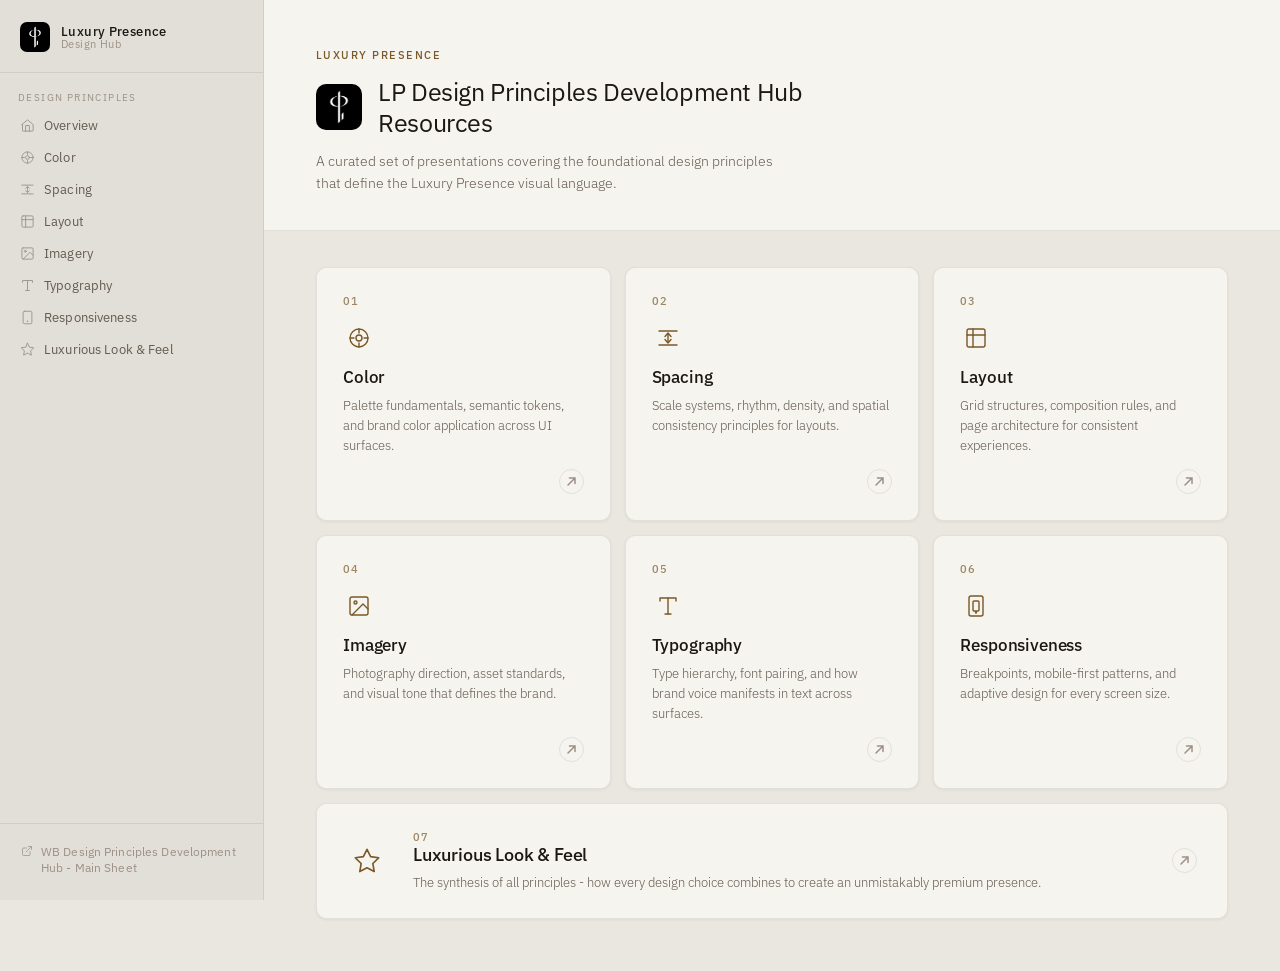
<file: index.html>
<!DOCTYPE html>
<html lang="en">
<head>
  <meta charset="UTF-8">
  <meta name="viewport" content="width=device-width, initial-scale=1.0">
  <title>LP Design Principles Development Hub Resources</title>
  <link rel="preconnect" href="https://fonts.googleapis.com">
  <link rel="preconnect" href="https://fonts.gstatic.com" crossorigin>
  <link href="https://fonts.googleapis.com/css2?family=IBM+Plex+Sans:wght@300;400;500&display=swap" rel="stylesheet">
  <link rel="stylesheet" href="/styles.css">
</head>
<body>
  <button class="hamburger" id="hamburger" aria-label="Toggle navigation">
    <span></span><span></span><span></span>
  </button>
  <div class="overlay" id="overlay"></div>

  <div class="layout">
    <aside class="sidebar" id="sidebar"></aside>

    <main class="main">
      <div class="home-header">
        <div class="home-eyebrow">Luxury Presence</div>
        <div class="home-title-row">
          <img src="/lpfavicon.png" class="home-logo-img" alt="Luxury Presence">
          <h1 class="home-title">LP Design Principles Development Hub Resources</h1>
        </div>
        <p class="home-desc">A curated set of presentations covering the foundational design principles that define the Luxury Presence visual language.</p>
      </div>

      <div class="cards-section">
        <div class="cards-grid">

          <a href="/lp-color-guide" class="card">
            <div class="card-number">01</div>
            <div class="card-icon">
              <svg viewBox="0 0 24 24" fill="none" stroke="currentColor" stroke-width="1.4" stroke-linecap="round" stroke-linejoin="round">
                <circle cx="12" cy="12" r="9"/>
                <path d="M12 3v4M12 17v4M3 12h4M17 12h4"/>
                <circle cx="12" cy="12" r="3"/>
              </svg>
            </div>
            <div class="card-body">
              <div class="card-title">Color</div>
              <div class="card-desc">Palette fundamentals, semantic tokens, and brand color application across UI surfaces.</div>
            </div>
            <div class="card-arrow">
              <svg width="11" height="11" viewBox="0 0 11 11" fill="none" stroke="currentColor" stroke-width="1.5" stroke-linecap="round">
                <path d="M2 9 L9 2 M3.5 2 L9 2 L9 7.5"/>
              </svg>
            </div>
          </a>

          <a href="/lp-spacing-guide" class="card">
            <div class="card-number">02</div>
            <div class="card-icon">
              <svg viewBox="0 0 24 24" fill="none" stroke="currentColor" stroke-width="1.4" stroke-linecap="round" stroke-linejoin="round">
                <line x1="3" y1="5" x2="21" y2="5"/>
                <line x1="3" y1="19" x2="21" y2="19"/>
                <line x1="12" y1="8" x2="12" y2="16"/>
                <polyline points="9,10.5 12,7 15,10.5"/>
                <polyline points="9,13.5 12,17 15,13.5"/>
              </svg>
            </div>
            <div class="card-body">
              <div class="card-title">Spacing</div>
              <div class="card-desc">Scale systems, rhythm, density, and spatial consistency principles for layouts.</div>
            </div>
            <div class="card-arrow">
              <svg width="11" height="11" viewBox="0 0 11 11" fill="none" stroke="currentColor" stroke-width="1.5" stroke-linecap="round">
                <path d="M2 9 L9 2 M3.5 2 L9 2 L9 7.5"/>
              </svg>
            </div>
          </a>

          <a href="/lp-layout-guide" class="card">
            <div class="card-number">03</div>
            <div class="card-icon">
              <svg viewBox="0 0 24 24" fill="none" stroke="currentColor" stroke-width="1.4" stroke-linecap="round" stroke-linejoin="round">
                <rect x="3" y="3" width="18" height="18" rx="2"/>
                <line x1="9" y1="3" x2="9" y2="21"/>
                <line x1="3" y1="9" x2="21" y2="9"/>
              </svg>
            </div>
            <div class="card-body">
              <div class="card-title">Layout</div>
              <div class="card-desc">Grid structures, composition rules, and page architecture for consistent experiences.</div>
            </div>
            <div class="card-arrow">
              <svg width="11" height="11" viewBox="0 0 11 11" fill="none" stroke="currentColor" stroke-width="1.5" stroke-linecap="round">
                <path d="M2 9 L9 2 M3.5 2 L9 2 L9 7.5"/>
              </svg>
            </div>
          </a>

          <a href="/lp-imagery-guide" class="card">
            <div class="card-number">04</div>
            <div class="card-icon">
              <svg viewBox="0 0 24 24" fill="none" stroke="currentColor" stroke-width="1.4" stroke-linecap="round" stroke-linejoin="round">
                <rect x="3" y="3" width="18" height="18" rx="2"/>
                <circle cx="8.5" cy="8.5" r="1.5"/>
                <polyline points="21,15 16,10 5,21"/>
              </svg>
            </div>
            <div class="card-body">
              <div class="card-title">Imagery</div>
              <div class="card-desc">Photography direction, asset standards, and visual tone that defines the brand.</div>
            </div>
            <div class="card-arrow">
              <svg width="11" height="11" viewBox="0 0 11 11" fill="none" stroke="currentColor" stroke-width="1.5" stroke-linecap="round">
                <path d="M2 9 L9 2 M3.5 2 L9 2 L9 7.5"/>
              </svg>
            </div>
          </a>

          <a href="/lp-typography-guide" class="card">
            <div class="card-number">05</div>
            <div class="card-icon">
              <svg viewBox="0 0 24 24" fill="none" stroke="currentColor" stroke-width="1.4" stroke-linecap="round" stroke-linejoin="round">
                <polyline points="4,7 4,4 20,4 20,7"/>
                <line x1="9" y1="20" x2="15" y2="20"/>
                <line x1="12" y1="4" x2="12" y2="20"/>
              </svg>
            </div>
            <div class="card-body">
              <div class="card-title">Typography</div>
              <div class="card-desc">Type hierarchy, font pairing, and how brand voice manifests in text across surfaces.</div>
            </div>
            <div class="card-arrow">
              <svg width="11" height="11" viewBox="0 0 11 11" fill="none" stroke="currentColor" stroke-width="1.5" stroke-linecap="round">
                <path d="M2 9 L9 2 M3.5 2 L9 2 L9 7.5"/>
              </svg>
            </div>
          </a>

          <a href="/lp-responsiveness-guide" class="card">
            <div class="card-number">06</div>
            <div class="card-icon">
              <svg viewBox="0 0 24 24" fill="none" stroke="currentColor" stroke-width="1.4" stroke-linecap="round" stroke-linejoin="round">
                <rect x="5" y="2" width="14" height="20" rx="2"/>
                <rect x="9" y="7" width="6" height="10" rx="1"/>
                <circle cx="12" cy="18.5" r="0.5" fill="currentColor"/>
              </svg>
            </div>
            <div class="card-body">
              <div class="card-title">Responsiveness</div>
              <div class="card-desc">Breakpoints, mobile-first patterns, and adaptive design for every screen size.</div>
            </div>
            <div class="card-arrow">
              <svg width="11" height="11" viewBox="0 0 11 11" fill="none" stroke="currentColor" stroke-width="1.5" stroke-linecap="round">
                <path d="M2 9 L9 2 M3.5 2 L9 2 L9 7.5"/>
              </svg>
            </div>
          </a>

          <a href="/lp-luxury-look-feel" class="card card-wide">
            <div class="card-icon">
              <svg viewBox="0 0 24 24" fill="none" stroke="currentColor" stroke-width="1.4" stroke-linecap="round" stroke-linejoin="round">
                <polygon points="12,2 15.09,8.26 22,9.27 17,14.14 18.18,21.02 12,17.77 5.82,21.02 7,14.14 2,9.27 8.91,8.26"/>
              </svg>
            </div>
            <div class="card-body">
              <div class="card-number">07</div>
              <div class="card-title">Luxurious Look & Feel</div>
              <div class="card-desc">The synthesis of all principles - how every design choice combines to create an unmistakably premium presence.</div>
            </div>
            <div class="card-arrow">
              <svg width="11" height="11" viewBox="0 0 11 11" fill="none" stroke="currentColor" stroke-width="1.5" stroke-linecap="round">
                <path d="M2 9 L9 2 M3.5 2 L9 2 L9 7.5"/>
              </svg>
            </div>
          </a>

        </div>
      </div>
    </main>
  </div>

  <script src="/config.js"></script>
  <script src="/sidebar.js"></script>
</body>
</html>
</file>
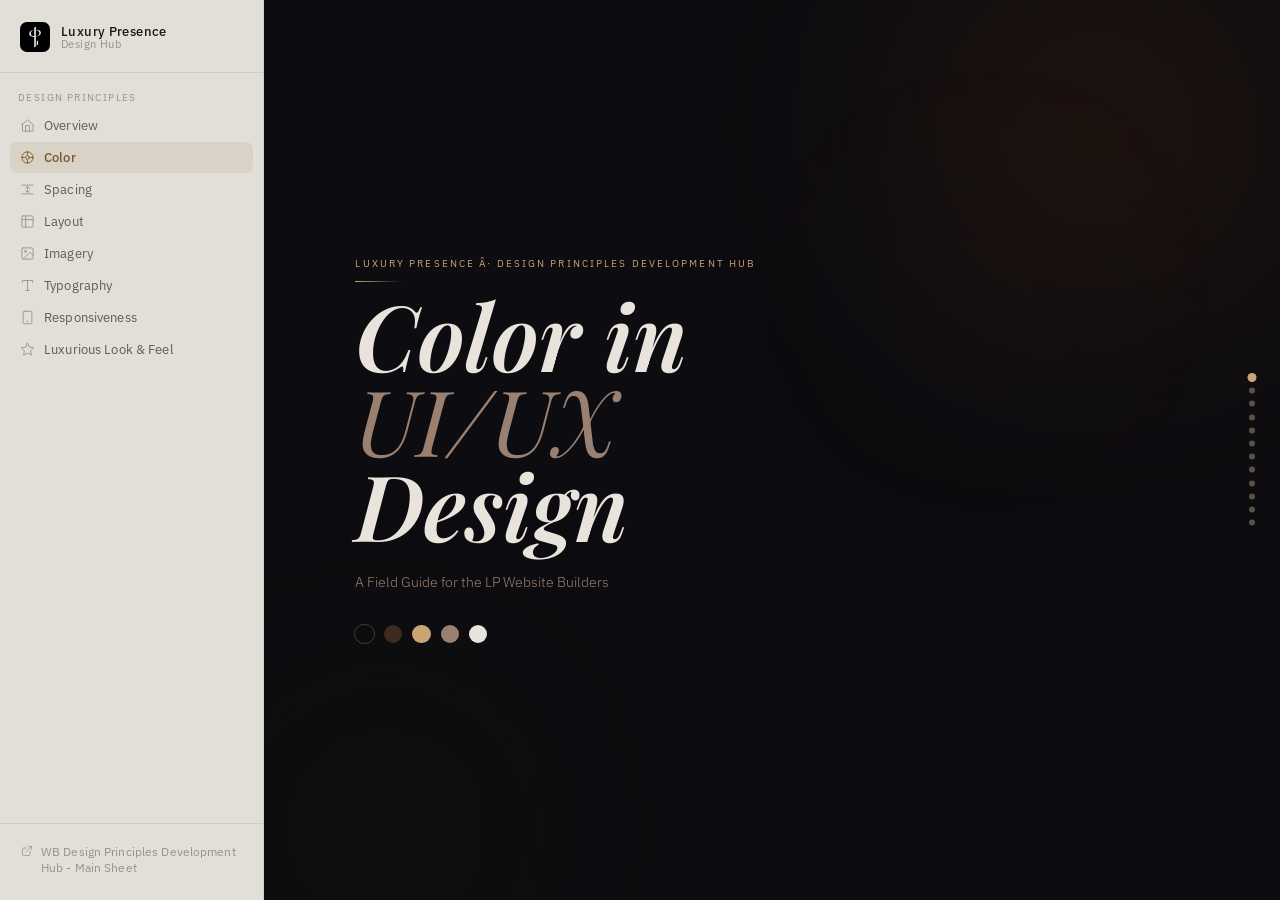
<file: lp-color-guide.html>
<!DOCTYPE html>
<html lang="en">
<head>
  <meta charset="UTF-8">
  <meta name="viewport" content="width=device-width, initial-scale=1.0">
  <title>Color - LP Design Principles Hub</title>
  <link rel="preconnect" href="https://fonts.googleapis.com">
  <link rel="preconnect" href="https://fonts.gstatic.com" crossorigin>
  <link href="https://fonts.googleapis.com/css2?family=IBM+Plex+Sans:wght@300;400;500&display=swap" rel="stylesheet">
  <link rel="stylesheet" href="/styles.css">
</head>
<body class="guide-page">
  <button class="hamburger" id="hamburger" aria-label="Toggle navigation">
    <span></span><span></span><span></span>
  </button>
  <div class="overlay" id="overlay"></div>

  <div class="layout">
    <aside class="sidebar" id="sidebar"></aside>
    <main class="main">
      <div class="guide-content">
        <iframe class="guide-iframe" src="/presentations/lp-color-guide.html" title="Color Guide" allowfullscreen></iframe>
      </div>
    </main>
  </div>

  <script src="/config.js"></script>
  <script src="/sidebar.js"></script>
</body>
</html>
</file>
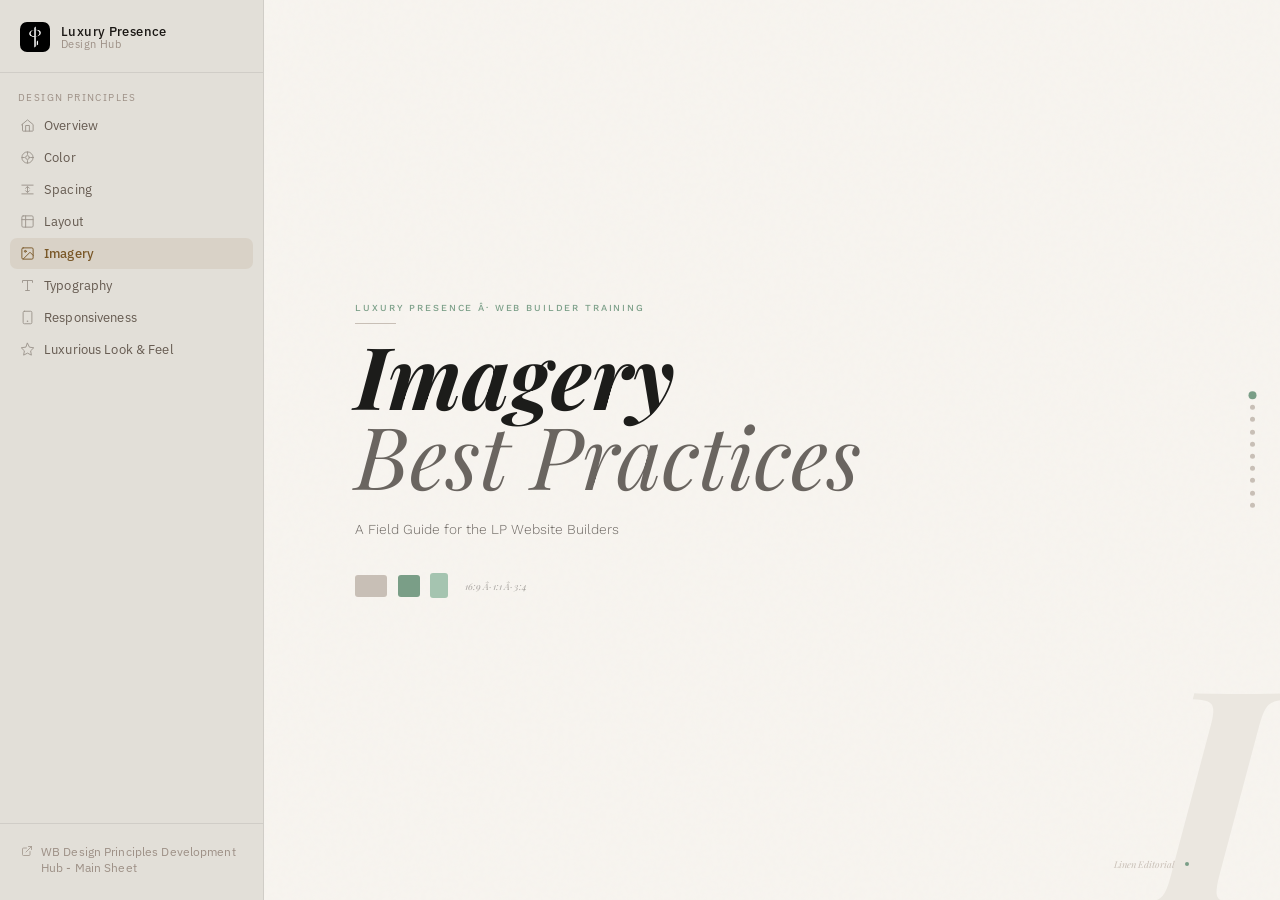
<file: lp-imagery-guide.html>
<!DOCTYPE html>
<html lang="en">
<head>
  <meta charset="UTF-8">
  <meta name="viewport" content="width=device-width, initial-scale=1.0">
  <title>Imagery - LP Design Principles Hub</title>
  <link rel="preconnect" href="https://fonts.googleapis.com">
  <link rel="preconnect" href="https://fonts.gstatic.com" crossorigin>
  <link href="https://fonts.googleapis.com/css2?family=IBM+Plex+Sans:wght@300;400;500&display=swap" rel="stylesheet">
  <link rel="stylesheet" href="/styles.css">
</head>
<body class="guide-page">
  <button class="hamburger" id="hamburger" aria-label="Toggle navigation">
    <span></span><span></span><span></span>
  </button>
  <div class="overlay" id="overlay"></div>

  <div class="layout">
    <aside class="sidebar" id="sidebar"></aside>
    <main class="main">
      <div class="guide-content">
        <iframe class="guide-iframe" src="/presentations/lp-imagery-guide.html" title="Imagery Guide" allowfullscreen></iframe>
      </div>
    </main>
  </div>

  <script src="/config.js"></script>
  <script src="/sidebar.js"></script>
</body>
</html>
</file>
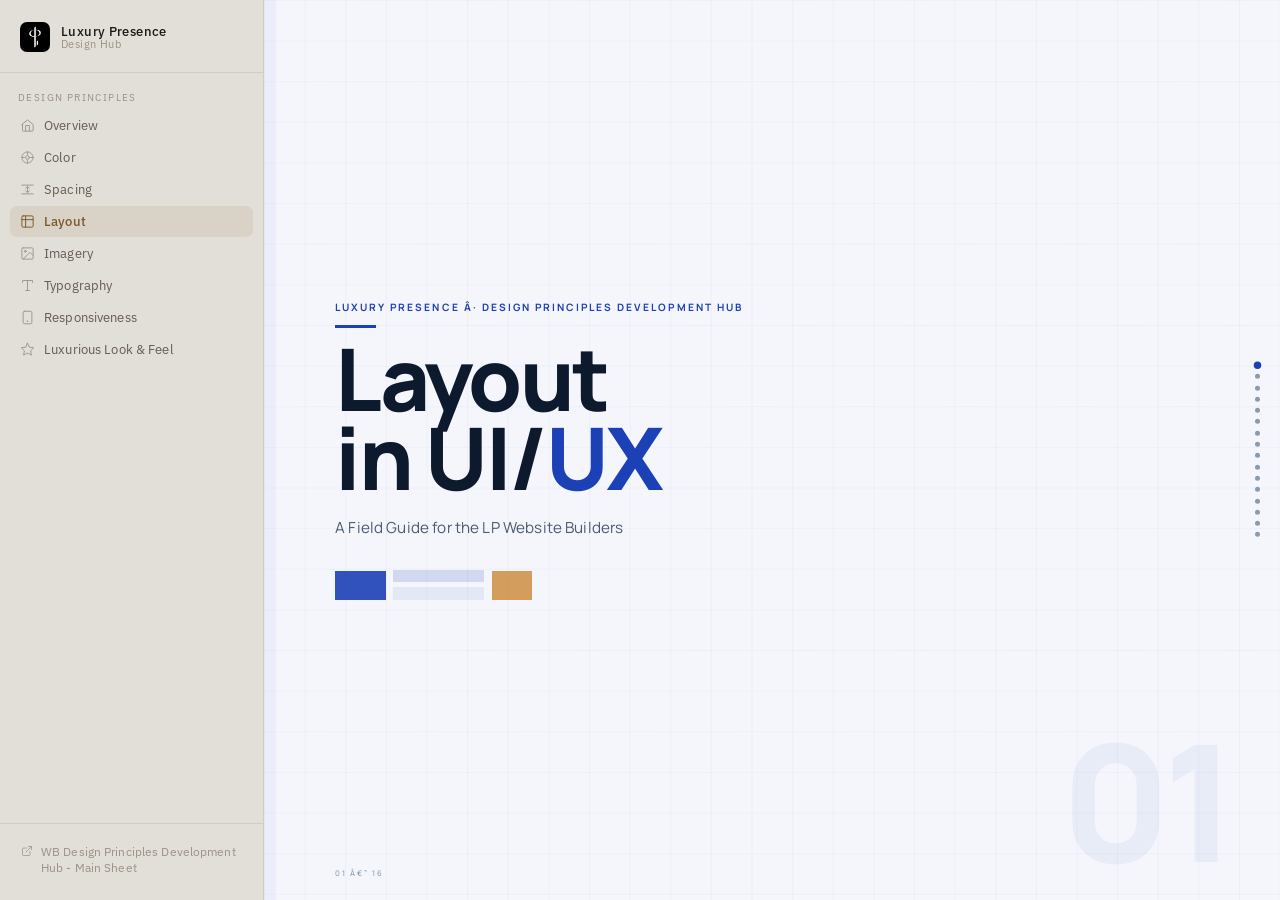
<file: lp-layout-guide.html>
<!DOCTYPE html>
<html lang="en">
<head>
  <meta charset="UTF-8">
  <meta name="viewport" content="width=device-width, initial-scale=1.0">
  <title>Layout - LP Design Principles Hub</title>
  <link rel="preconnect" href="https://fonts.googleapis.com">
  <link rel="preconnect" href="https://fonts.gstatic.com" crossorigin>
  <link href="https://fonts.googleapis.com/css2?family=IBM+Plex+Sans:wght@300;400;500&display=swap" rel="stylesheet">
  <link rel="stylesheet" href="/styles.css">
</head>
<body class="guide-page">
  <button class="hamburger" id="hamburger" aria-label="Toggle navigation">
    <span></span><span></span><span></span>
  </button>
  <div class="overlay" id="overlay"></div>

  <div class="layout">
    <aside class="sidebar" id="sidebar"></aside>
    <main class="main">
      <div class="guide-content">
        <iframe class="guide-iframe" src="/presentations/lp-layout-guide.html" title="Layout Guide" allowfullscreen></iframe>
      </div>
    </main>
  </div>

  <script src="/config.js"></script>
  <script src="/sidebar.js"></script>
</body>
</html>
</file>
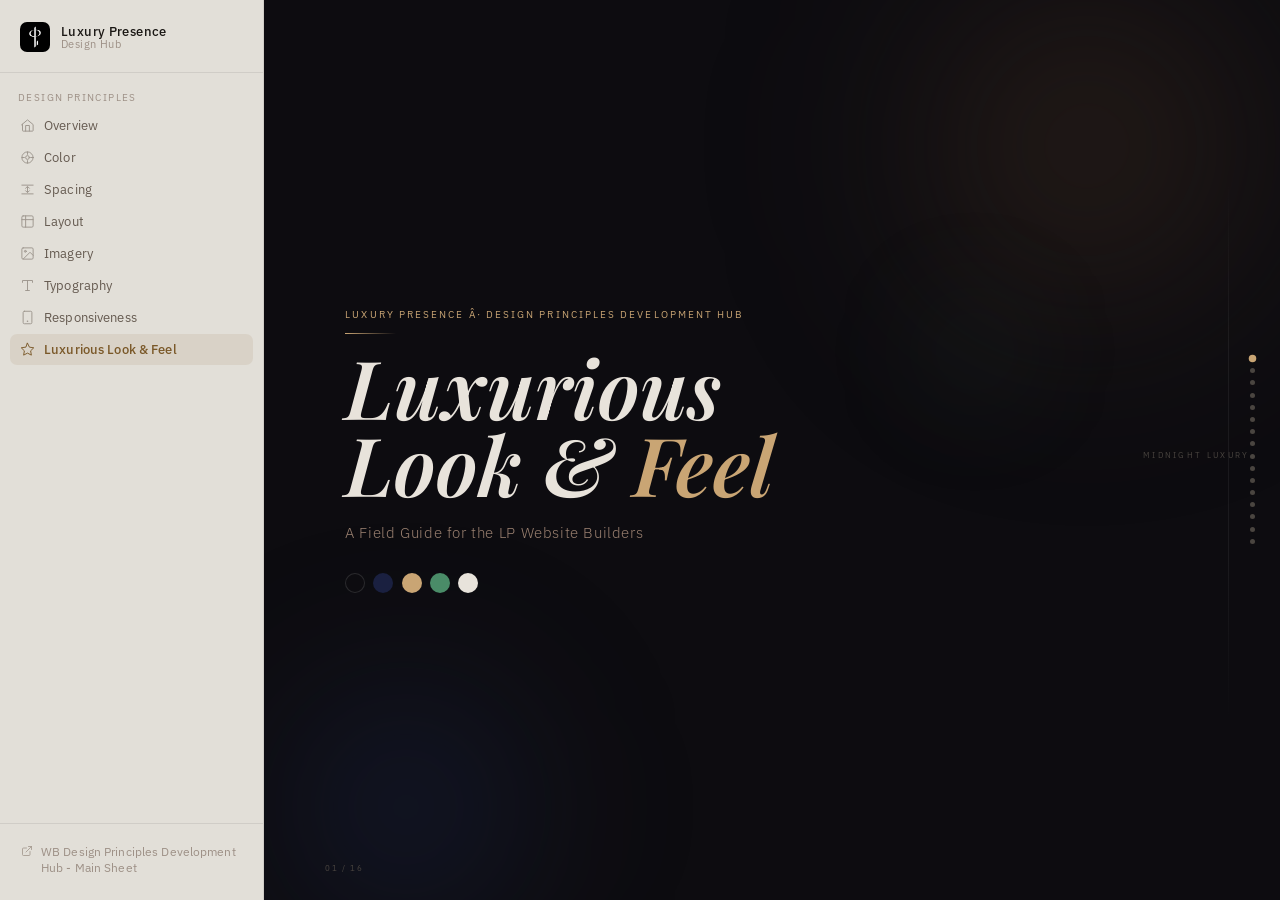
<file: lp-luxury-look-feel.html>
<!DOCTYPE html>
<html lang="en">
<head>
  <meta charset="UTF-8">
  <meta name="viewport" content="width=device-width, initial-scale=1.0">
  <title>Luxurious Look & Feel - LP Design Principles Hub</title>
  <link rel="preconnect" href="https://fonts.googleapis.com">
  <link rel="preconnect" href="https://fonts.gstatic.com" crossorigin>
  <link href="https://fonts.googleapis.com/css2?family=IBM+Plex+Sans:wght@300;400;500&display=swap" rel="stylesheet">
  <link rel="stylesheet" href="/styles.css">
</head>
<body class="guide-page">
  <button class="hamburger" id="hamburger" aria-label="Toggle navigation">
    <span></span><span></span><span></span>
  </button>
  <div class="overlay" id="overlay"></div>

  <div class="layout">
    <aside class="sidebar" id="sidebar"></aside>
    <main class="main">
      <div class="guide-content">
        <iframe class="guide-iframe" src="/presentations/lp-luxury-look-feel.html" title="Luxurious Look and Feel Guide" allowfullscreen></iframe>
      </div>
    </main>
  </div>

  <script src="/config.js"></script>
  <script src="/sidebar.js"></script>
</body>
</html>
</file>
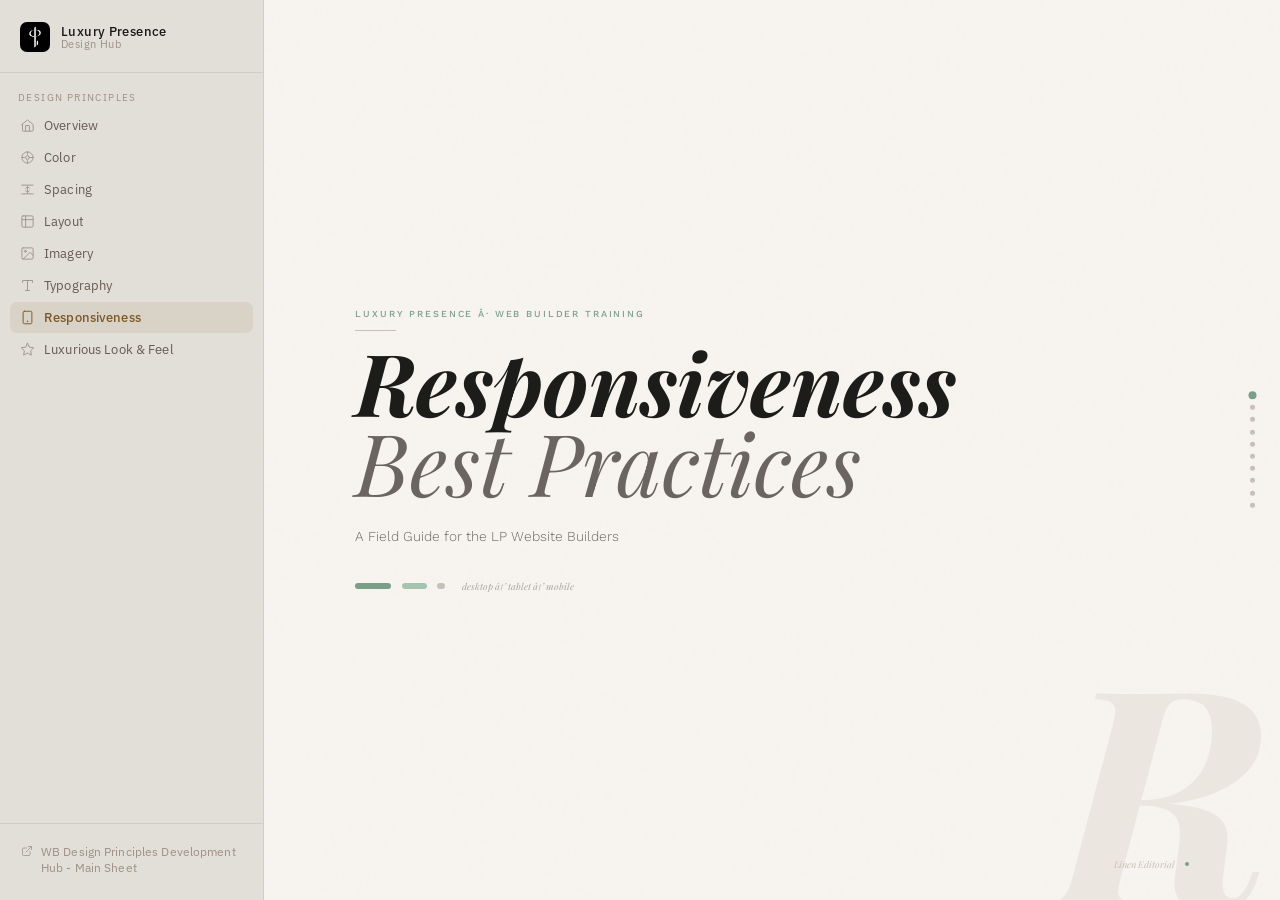
<file: lp-responsiveness-guide.html>
<!DOCTYPE html>
<html lang="en">
<head>
  <meta charset="UTF-8">
  <meta name="viewport" content="width=device-width, initial-scale=1.0">
  <title>Responsiveness - LP Design Principles Hub</title>
  <link rel="preconnect" href="https://fonts.googleapis.com">
  <link rel="preconnect" href="https://fonts.gstatic.com" crossorigin>
  <link href="https://fonts.googleapis.com/css2?family=IBM+Plex+Sans:wght@300;400;500&display=swap" rel="stylesheet">
  <link rel="stylesheet" href="/styles.css">
</head>
<body class="guide-page">
  <button class="hamburger" id="hamburger" aria-label="Toggle navigation">
    <span></span><span></span><span></span>
  </button>
  <div class="overlay" id="overlay"></div>

  <div class="layout">
    <aside class="sidebar" id="sidebar"></aside>
    <main class="main">
      <div class="guide-content">
        <iframe class="guide-iframe" src="/presentations/lp-responsiveness-guide.html" title="Responsiveness Guide" allowfullscreen></iframe>
      </div>
    </main>
  </div>

  <script src="/config.js"></script>
  <script src="/sidebar.js"></script>
</body>
</html>
</file>
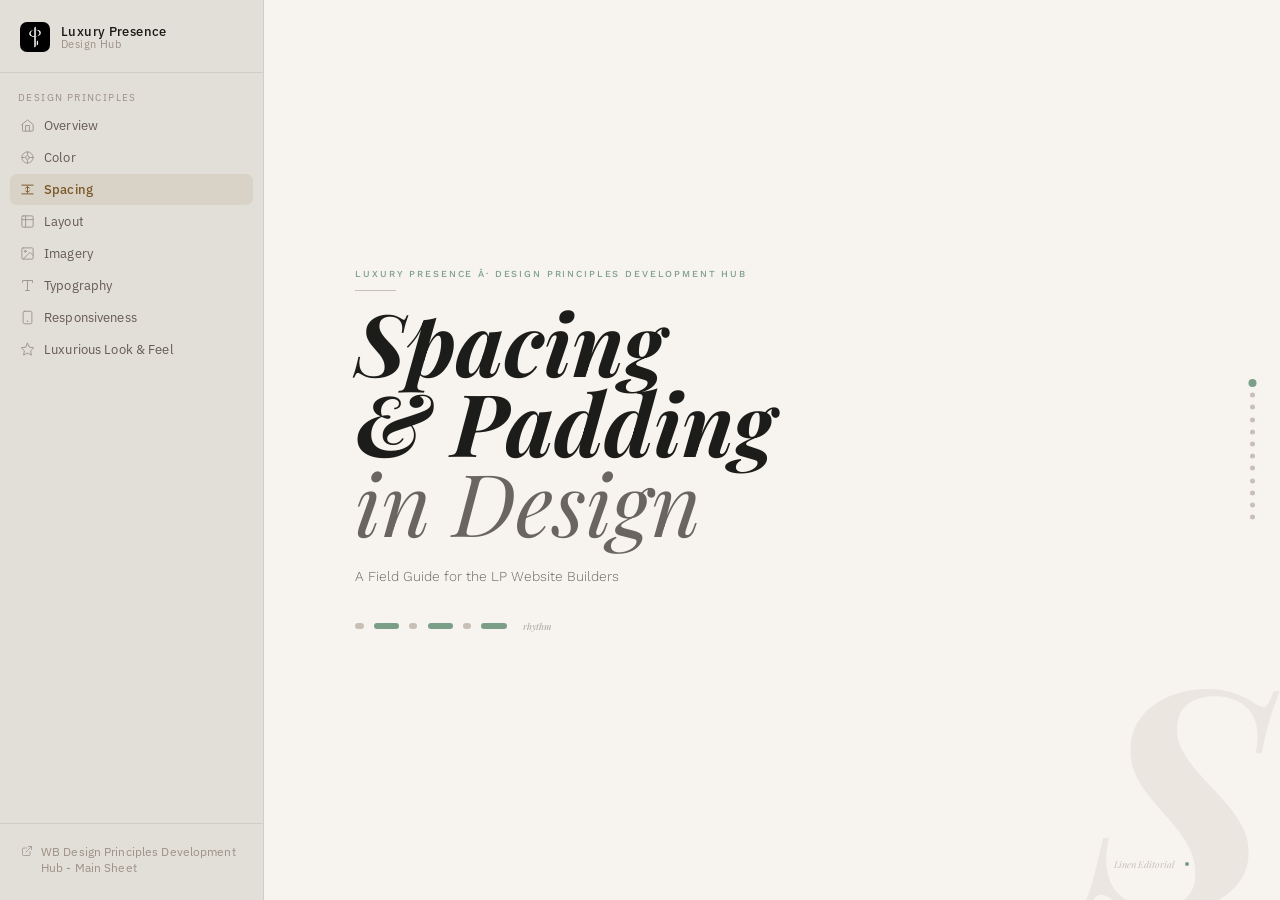
<file: lp-spacing-guide.html>
<!DOCTYPE html>
<html lang="en">
<head>
  <meta charset="UTF-8">
  <meta name="viewport" content="width=device-width, initial-scale=1.0">
  <title>Spacing - LP Design Principles Hub</title>
  <link rel="preconnect" href="https://fonts.googleapis.com">
  <link rel="preconnect" href="https://fonts.gstatic.com" crossorigin>
  <link href="https://fonts.googleapis.com/css2?family=IBM+Plex+Sans:wght@300;400;500&display=swap" rel="stylesheet">
  <link rel="stylesheet" href="/styles.css">
</head>
<body class="guide-page">
  <button class="hamburger" id="hamburger" aria-label="Toggle navigation">
    <span></span><span></span><span></span>
  </button>
  <div class="overlay" id="overlay"></div>

  <div class="layout">
    <aside class="sidebar" id="sidebar"></aside>
    <main class="main">
      <div class="guide-content">
        <iframe class="guide-iframe" src="/presentations/lp-spacing-guide.html" title="Spacing Guide" allowfullscreen></iframe>
      </div>
    </main>
  </div>

  <script src="/config.js"></script>
  <script src="/sidebar.js"></script>
</body>
</html>
</file>
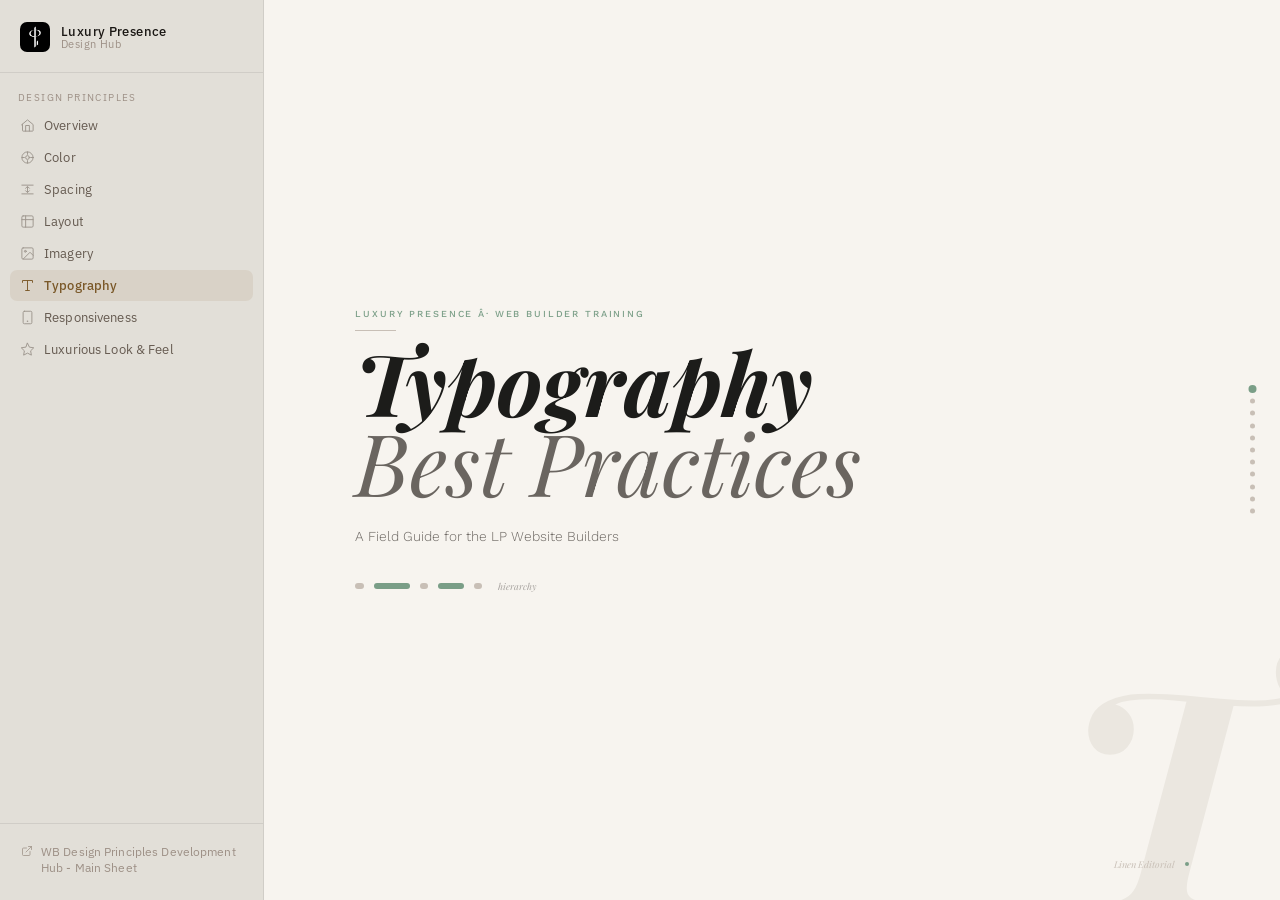
<file: lp-typography-guide.html>
<!DOCTYPE html>
<html lang="en">
<head>
  <meta charset="UTF-8">
  <meta name="viewport" content="width=device-width, initial-scale=1.0">
  <title>Typography - LP Design Principles Hub</title>
  <link rel="preconnect" href="https://fonts.googleapis.com">
  <link rel="preconnect" href="https://fonts.gstatic.com" crossorigin>
  <link href="https://fonts.googleapis.com/css2?family=IBM+Plex+Sans:wght@300;400;500&display=swap" rel="stylesheet">
  <link rel="stylesheet" href="/styles.css">
</head>
<body class="guide-page">
  <button class="hamburger" id="hamburger" aria-label="Toggle navigation">
    <span></span><span></span><span></span>
  </button>
  <div class="overlay" id="overlay"></div>

  <div class="layout">
    <aside class="sidebar" id="sidebar"></aside>
    <main class="main">
      <div class="guide-content">
        <iframe class="guide-iframe" src="/presentations/lp-typography-guide.html" title="Typography Guide" allowfullscreen></iframe>
      </div>
    </main>
  </div>

  <script src="/config.js"></script>
  <script src="/sidebar.js"></script>
</body>
</html>
</file>
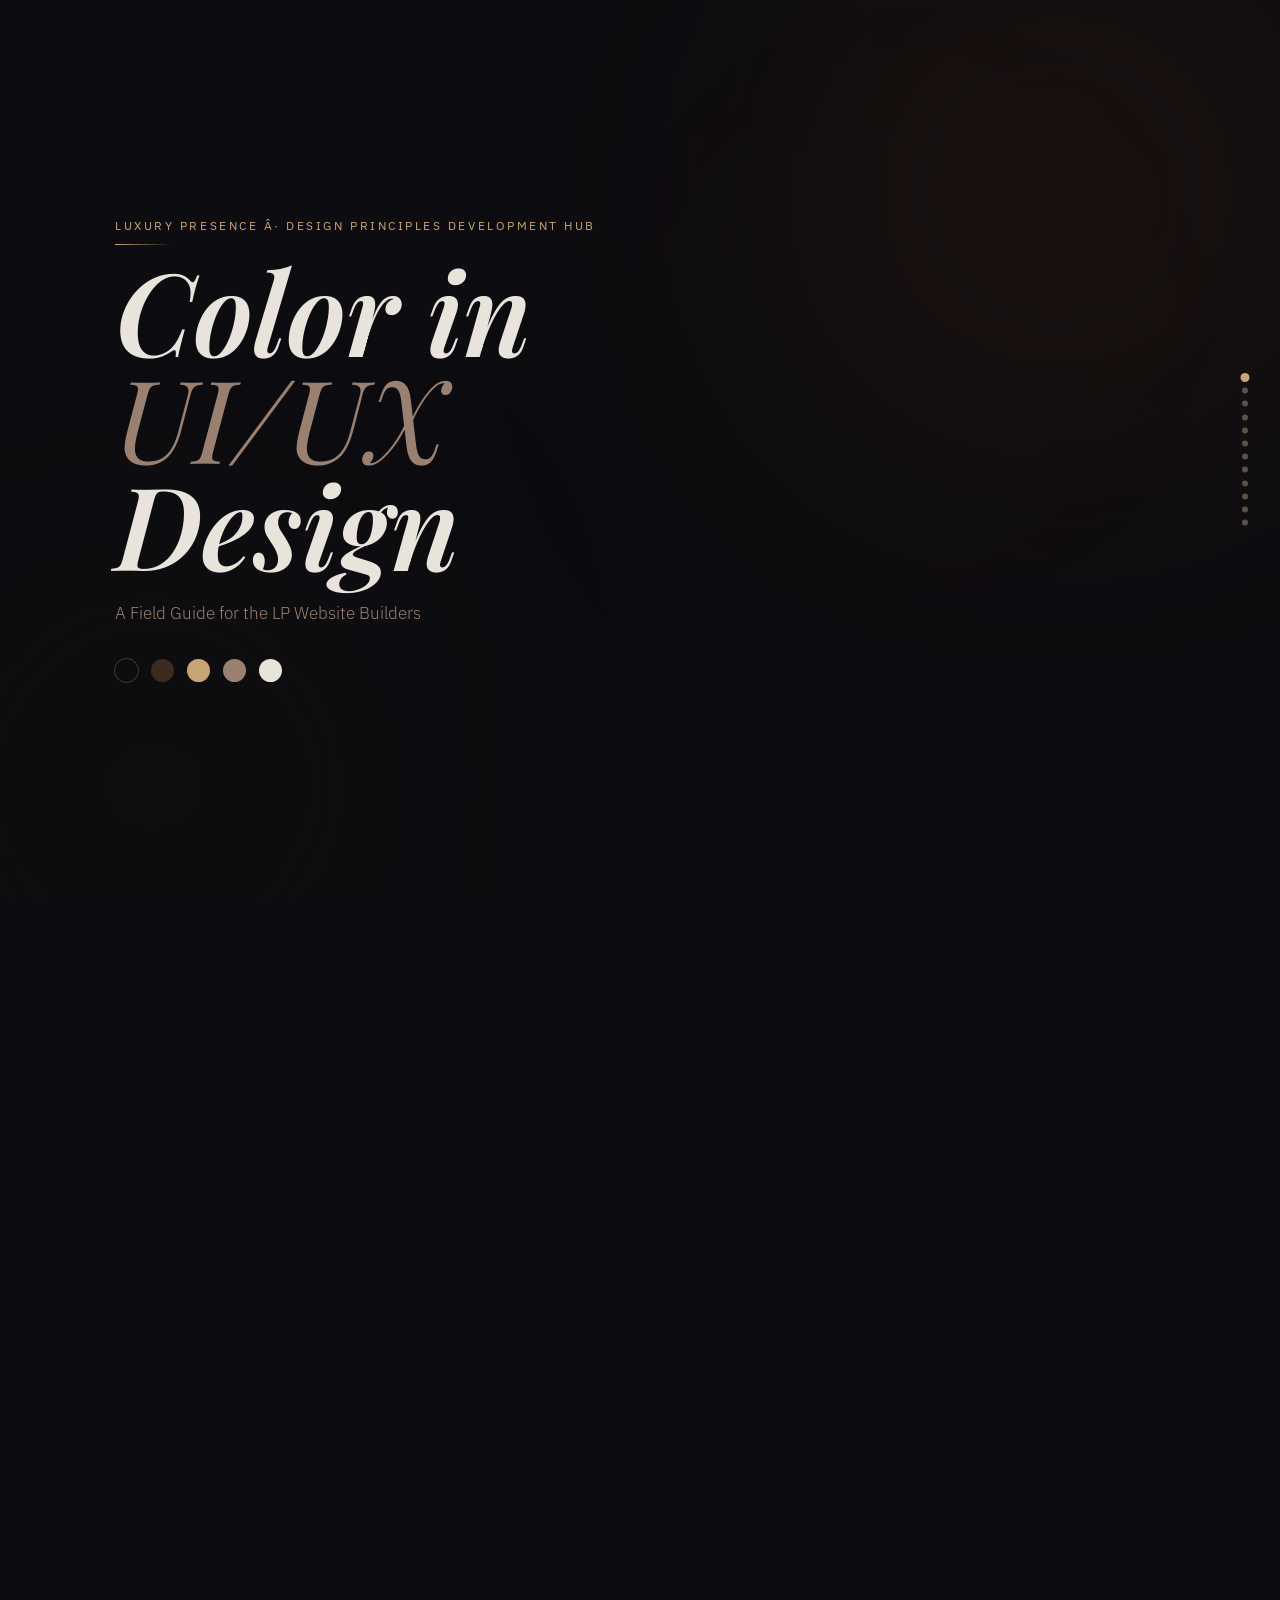
<file: presentations/lp-color-guide.html>
﻿<!DOCTYPE html>
<html lang="en">
<head>
  <meta charset="UTF-8">
  <meta name="viewport" content="width=device-width, initial-scale=1.0">
  <title>Color in UI/UX Design â€” LP Design Team</title>
  <link rel="preconnect" href="https://fonts.googleapis.com">
  <link rel="preconnect" href="https://fonts.gstatic.com" crossorigin>
  <link href="https://fonts.googleapis.com/css2?family=Playfair+Display:ital,wght@0,400;0,600;0,700;1,400;1,600;1,700&family=IBM+Plex+Sans:wght@300;400;500&display=swap" rel="stylesheet">
  <style>

    /* === THEME VARIABLES === */
    :root {
      --bg:            #0D0C10;
      --bg-card:       rgba(255,255,255,0.04);
      --text-primary:  #E8E3DB;
      --text-secondary:#9A8070;
      --text-muted:    #5A5248;
      --gold:          #C9A574;
      --gold-light:    #DFC096;
      --gold-dim:      rgba(201,165,116,0.18);
      --green:         #5A9E74;
      --green-bg:      rgba(50,90,55,0.25);
      --red:           #B85C5C;
      --red-bg:        rgba(100,40,40,0.25);
      --border:        rgba(201,165,116,0.12);
      --border-strong: rgba(201,165,116,0.25);
      --font-display:  'Playfair Display', serif;
      --font-body:     'IBM Plex Sans', sans-serif;
      --ease-expo:     cubic-bezier(0.16, 1, 0.3, 1);
      --ease-out:      cubic-bezier(0.22, 1, 0.36, 1);

      /* viewport-base sizes */
      --title-size:    clamp(1.5rem, 5vw, 4rem);
      --h2-size:       clamp(1.25rem, 3.5vw, 2.5rem);
      --body-size:     clamp(0.75rem, 1.4vw, 1.05rem);
      --small-size:    clamp(0.6rem, 0.9vw, 0.8rem);
      --slide-padding: clamp(1rem, 4vw, 4rem);
      --content-gap:   clamp(0.5rem, 2vw, 2rem);
    }

    /* === VIEWPORT BASE (mandatory full copy) === */
    html, body { height: 100%; overflow-x: hidden; }
    html { scroll-snap-type: y mandatory; scroll-behavior: smooth; }
    .slide {
      width: 100vw; height: 100vh; height: 100dvh;
      overflow: hidden; scroll-snap-align: start;
      display: flex; flex-direction: column; position: relative;
    }
    .slide-content {
      flex: 1; display: flex; flex-direction: column;
      justify-content: center; max-height: 100%; overflow: hidden;
      padding: var(--slide-padding);
    }
    img, .image-container { max-width: 100%; max-height: min(50vh, 400px); object-fit: contain; }
    @media (max-height: 700px) {
      :root { --slide-padding: clamp(0.75rem,3vw,2rem); --title-size: clamp(1.25rem,4.5vw,2.5rem); --h2-size: clamp(1rem,3vw,1.75rem); --body-size: clamp(0.65rem,1.1vw,0.9rem); }
    }
    @media (max-height: 600px) {
      :root { --slide-padding: clamp(0.5rem,2.5vw,1.5rem); --body-size: clamp(0.6rem,1vw,0.82rem); }
      .nav-dots, .decorative { display: none; }
    }
    @media (max-height: 500px) {
      :root { --slide-padding: clamp(0.4rem,2vw,1rem); --title-size: clamp(1rem,3.5vw,1.5rem); }
    }
    @media (max-width: 600px) {
      :root { --title-size: clamp(1.25rem,7vw,2.5rem); }
    }
    @media (prefers-reduced-motion: reduce) {
      *, *::before, *::after { animation-duration: 0.01ms !important; transition-duration: 0.2s !important; }
      html { scroll-behavior: auto; }
    }

    /* === RESET & BASE === */
    *, *::before, *::after { margin: 0; padding: 0; box-sizing: border-box; }
    body { background: var(--bg); color: var(--text-primary); font-family: var(--font-body); }

    /* === REVEAL SYSTEM === */
    .reveal {
      opacity: 0; transform: translateY(20px);
      transition: opacity 0.7s var(--ease-expo), transform 0.7s var(--ease-expo);
    }
    .slide.visible .reveal { opacity: 1; transform: translateY(0); }
    .slide.visible .reveal:nth-child(1) { transition-delay: 0.05s; }
    .slide.visible .reveal:nth-child(2) { transition-delay: 0.15s; }
    .slide.visible .reveal:nth-child(3) { transition-delay: 0.25s; }
    .slide.visible .reveal:nth-child(4) { transition-delay: 0.35s; }
    .slide.visible .reveal:nth-child(5) { transition-delay: 0.45s; }
    .slide.visible .reveal:nth-child(6) { transition-delay: 0.55s; }
    .stagger .reveal:nth-child(1) { transition-delay: 0.1s; }
    .stagger .reveal:nth-child(2) { transition-delay: 0.2s; }
    .stagger .reveal:nth-child(3) { transition-delay: 0.3s; }
    .stagger .reveal:nth-child(4) { transition-delay: 0.4s; }
    .stagger .reveal:nth-child(5) { transition-delay: 0.5s; }
    .stagger .reveal:nth-child(6) { transition-delay: 0.6s; }

    /* === ATMOSPHERIC ORBS === */
    .orb {
      position: absolute; border-radius: 50%;
      filter: blur(clamp(60px,12vw,140px));
      pointer-events: none; z-index: 0;
    }

    /* === PROGRESS BAR === */
    .progress-bar {
      position: fixed; top: 0; left: 0; right: 0; height: 1px;
      z-index: 100; background: linear-gradient(90deg, var(--gold), var(--gold-light));
      transform-origin: left; transform: scaleX(0);
      transition: transform 0.35s var(--ease-out);
    }

    /* === NAV DOTS === */
    .nav-dots {
      position: fixed; right: clamp(1rem,2.5vw,2.5rem); top: 50%;
      transform: translateY(-50%); display: flex; flex-direction: column;
      gap: clamp(0.4rem,0.8vh,0.7rem); z-index: 50;
    }
    .nav-dot {
      width: 6px; height: 6px; border-radius: 50%;
      background: var(--text-muted); cursor: pointer;
      transition: background 0.3s, transform 0.3s;
      border: none; padding: 0;
    }
    .nav-dot.active { background: var(--gold); transform: scale(1.5); }

    /* === SHARED COMPONENTS === */
    .eyebrow {
      font-family: var(--font-body); font-size: var(--small-size);
      font-weight: 400; letter-spacing: 0.22em;
      text-transform: uppercase; color: var(--gold);
    }
    .gold-line {
      width: clamp(36px,4.5vw,60px); height: 1px;
      background: linear-gradient(90deg, var(--gold), transparent);
      margin: clamp(0.4rem,1.2vh,0.875rem) 0;
    }
    .h-display {
      font-family: var(--font-display);
      font-size: clamp(3.2rem, 9vw, 8.5rem);
      font-weight: 600; font-style: italic; line-height: 0.93;
      color: var(--text-primary);
    }
    .h-section {
      font-family: var(--font-display);
      font-size: clamp(1.7rem, 4vw, 3.5rem);
      font-weight: 600; font-style: italic; line-height: 1.05;
      color: var(--text-primary);
    }
    .lead {
      font-family: var(--font-body); font-size: var(--body-size);
      font-weight: 300; color: var(--text-secondary);
      line-height: 1.65; max-width: 60ch;
    }
    .slide-header { display: flex; flex-direction: column; gap: 0; margin-bottom: clamp(0.75rem,2vh,2rem); }
    .slide-num {
      position: absolute; top: clamp(1.5rem,3vw,2.5rem); right: clamp(1.5rem,3vw,3.5rem);
      font-family: var(--font-body); font-size: clamp(0.5rem,0.75vw,0.65rem);
      letter-spacing: 0.2em; color: var(--text-muted); z-index: 2;
    }
    .two-col { display: grid; grid-template-columns: 1fr 1fr; gap: clamp(1rem,2.5vw,2.5rem); align-items: start; }
    @media (max-width:700px) { .two-col { grid-template-columns: 1fr; } }
    .card-dark { background: var(--bg-card); border: 1px solid var(--border); border-radius: 10px; padding: clamp(0.875rem,2vw,1.5rem); }
    .tag-do {
      display: inline-flex; align-items: center; gap: 0.35em;
      font-size: clamp(0.5rem,0.82vw,0.68rem); font-weight: 500;
      letter-spacing: 0.1em; text-transform: uppercase; color: var(--green);
      background: var(--green-bg); border: 1px solid rgba(90,158,116,0.3);
      border-radius: 100px; padding: 0.2em 0.7em;
    }
    .tag-dont {
      display: inline-flex; align-items: center; gap: 0.35em;
      font-size: clamp(0.5rem,0.82vw,0.68rem); font-weight: 500;
      letter-spacing: 0.1em; text-transform: uppercase; color: var(--red);
      background: var(--red-bg); border: 1px solid rgba(184,92,92,0.3);
      border-radius: 100px; padding: 0.2em 0.7em;
    }
    .divider-labeled { display: flex; align-items: center; gap: 1rem; margin: clamp(0.5rem,1.5vh,1rem) 0; }
    .divider-labeled .line { flex: 1; height: 1px; background: var(--border-strong); }
    .divider-labeled .text { font-size: var(--small-size); color: var(--text-muted); letter-spacing: 0.15em; text-transform: uppercase; white-space: nowrap; }

    /* === SLIDE 1: TITLE === */
    .slide-title { background: var(--bg); align-items: flex-start; }
    .slide-title .slide-content { justify-content: center; padding-left: clamp(3rem,9vw,9rem); }
    .title-orb-1 {
      width: clamp(280px,52vw,650px); height: clamp(280px,52vw,650px);
      background: radial-gradient(circle,rgba(55,30,15,0.85) 0%,transparent 65%);
      top: -15%; right: -8%;
    }
    .title-orb-2 {
      width: clamp(180px,32vw,420px); height: clamp(180px,32vw,420px);
      background: radial-gradient(circle,rgba(20,30,18,0.7) 0%,transparent 65%);
      bottom: -10%; left: -4%;
    }
    .title-orb-3 {
      width: clamp(100px,18vw,240px); height: clamp(100px,18vw,240px);
      background: radial-gradient(circle,rgba(201,165,116,0.13) 0%,transparent 65%);
      top: 22%; right: 20%;
    }
    .title-swatches { display: flex; gap: clamp(0.45rem,1vw,0.85rem); margin-top: clamp(1.25rem,3.5vh,3rem); }
    .title-swatch { width: clamp(18px,1.8vw,28px); height: clamp(18px,1.8vw,28px); border-radius: 50%; }
    .title-h1-serif-light { font-weight: 400; color: var(--text-secondary); }

    /* === SLIDE 2: WHY COLOR MATTERS === */
    .why-cards { display: grid; grid-template-columns: repeat(3,1fr); gap: clamp(0.625rem,1.5vw,1.25rem); }
    @media (max-width:700px) { .why-cards { grid-template-columns: 1fr; } }
    .why-card { background: var(--bg-card); border: 1px solid var(--border); border-top: 2px solid var(--gold); border-radius: 10px; padding: clamp(0.75rem,1.8vw,1.375rem); }
    .why-num { font-family: var(--font-display); font-size: clamp(1.6rem,3vw,2.5rem); font-weight: 600; font-style: italic; color: var(--gold); opacity: 0.65; line-height: 1; margin-bottom: clamp(0.3rem,0.8vh,0.6rem); }
    .why-title { font-family: var(--font-display); font-size: clamp(0.9rem,1.8vw,1.4rem); font-weight: 600; font-style: italic; color: var(--text-primary); line-height: 1.2; margin-bottom: clamp(0.3rem,0.7vh,0.5rem); }
    .why-text { font-size: clamp(0.62rem,0.95vw,0.8rem); font-weight: 300; color: var(--text-secondary); line-height: 1.55; }

    /* === SLIDE 3: THREE TIERS === */
    .tier-list { display: flex; flex-direction: column; gap: clamp(0.625rem,1.8vh,1.375rem); }
    .tier-item { display: grid; grid-template-columns: clamp(110px,17vw,210px) 1fr; gap: clamp(0.875rem,2vw,2rem); align-items: center; }
    .tier-bar-label { font-size: clamp(0.55rem,0.82vw,0.68rem); font-weight: 500; letter-spacing: 0.14em; text-transform: uppercase; color: var(--text-muted); margin-bottom: 0.3rem; }
    .tier-bar-track { height: clamp(5px,0.9vh,9px); background: rgba(255,255,255,0.06); border-radius: 100px; overflow: hidden; }
    .tier-bar-fill { height: 100%; border-radius: 100px; }
    .tier-bar-pct { font-size: clamp(0.55rem,0.8vw,0.65rem); color: var(--text-muted); margin-top: 0.25rem; }
    .tier-name { font-family: var(--font-display); font-size: clamp(0.95rem,1.9vw,1.55rem); font-weight: 600; font-style: italic; color: var(--text-primary); line-height: 1.2; }
    .tier-desc { font-size: clamp(0.62rem,0.95vw,0.8rem); font-weight: 300; color: var(--text-secondary); margin-top: 0.2rem; line-height: 1.45; }

    /* === SLIDE 4: DO BRAND COLOR === */
    .rule-list { list-style: none; display: flex; flex-direction: column; gap: clamp(0.45rem,1.1vh,0.875rem); }
    .rule-list li { display: flex; gap: 0.6rem; align-items: flex-start; }
    .rule-list li::before { content: 'â€”'; color: var(--gold); font-weight: 300; flex-shrink: 0; font-size: var(--body-size); }
    .rule-list li span { font-size: var(--body-size); font-weight: 300; color: var(--text-secondary); line-height: 1.5; }
    .mockup-block { background: rgba(255,255,255,0.03); border: 1px solid var(--border); border-radius: 12px; padding: clamp(0.875rem,2.2vw,1.875rem); display: flex; flex-direction: column; gap: clamp(0.5rem,1.2vh,0.875rem); }
    .mockup-bar { height: clamp(5px,0.85vh,8px); border-radius: 4px; background: rgba(255,255,255,0.07); }
    .w-full { width: 100%; } .w-3q { width: 75%; } .w-half { width: 50%; }
    .mockup-cta { background: var(--gold); color: #1A1510; font-size: clamp(0.55rem,0.85vw,0.7rem); font-weight: 500; letter-spacing: 0.08em; text-transform: uppercase; border-radius: 100px; padding: 0.5em 1.2em; width: fit-content; margin-top: 0.2rem; }
    .mockup-label { font-size: clamp(0.48rem,0.7vw,0.58rem); color: var(--text-muted); letter-spacing: 0.14em; text-transform: uppercase; text-align: center; margin-top: 0.4rem; }

    /* === SLIDE 5: NEUTRAL BACKGROUNDS === */
    .swatch-grid { display: grid; grid-template-columns: repeat(4,1fr); gap: clamp(0.5rem,1.5vw,1.25rem); }
    @media (max-width:600px) { .swatch-grid { grid-template-columns: repeat(2,1fr); } }
    .swatch-item { display: flex; flex-direction: column; align-items: center; gap: clamp(0.3rem,0.7vh,0.55rem); }
    .swatch-circle { width: clamp(44px,6.5vw,76px); height: clamp(44px,6.5vw,76px); border-radius: 50%; }
    .swatch-name { font-size: clamp(0.58rem,0.88vw,0.72rem); font-weight: 500; color: var(--text-primary); text-align: center; }
    .swatch-hex { font-size: clamp(0.52rem,0.72vw,0.6rem); color: var(--text-muted); font-style: italic; }
    .swatch-use { font-size: clamp(0.48rem,0.68vw,0.58rem); color: var(--text-muted); text-align: center; line-height: 1.4; }

    /* === SLIDE 6: RESERVE SATURATION === */
    .usecase-grid { display: grid; grid-template-columns: repeat(3,1fr); gap: clamp(0.45rem,1.1vw,0.9rem); }
    @media (max-width:700px) { .usecase-grid { grid-template-columns: repeat(2,1fr); } }
    .usecase-card { background: var(--bg-card); border: 1px solid var(--border); border-left: 2px solid var(--gold); border-radius: 8px; padding: clamp(0.55rem,1.3vw,0.95rem); }
    .usecase-title { font-family: var(--font-display); font-size: clamp(0.8rem,1.4vw,1.15rem); font-weight: 600; font-style: italic; color: var(--text-primary); margin-bottom: 0.2em; }
    .usecase-sub { font-size: clamp(0.55rem,0.8vw,0.68rem); font-weight: 300; color: var(--text-secondary); line-height: 1.4; }

    /* === SLIDE 7: CONTRAST === */
    .contrast-grid { display: grid; grid-template-columns: 1fr 1fr; gap: clamp(0.625rem,1.8vw,1.625rem); }
    @media (max-width:600px) { .contrast-grid { grid-template-columns: 1fr; } }
    .contrast-panel { border: 1px solid var(--border); border-radius: 10px; overflow: hidden; }
    .contrast-demo { padding: clamp(0.75rem,1.8vw,1.375rem); display: flex; flex-direction: column; gap: 0.45rem; }
    .demo-heading { font-family: var(--font-display); font-size: clamp(0.95rem,1.7vw,1.35rem); font-weight: 600; font-style: italic; }
    .demo-text { font-size: clamp(0.6rem,0.95vw,0.78rem); font-weight: 400; line-height: 1.5; }
    .contrast-footer { padding: clamp(0.35rem,0.9vh,0.6rem) clamp(0.75rem,1.8vw,1.375rem); border-top: 1px solid rgba(255,255,255,0.06); display: flex; align-items: center; justify-content: space-between; }
    .contrast-label { font-size: clamp(0.5rem,0.75vw,0.62rem); letter-spacing: 0.1em; text-transform: uppercase; }
    .contrast-ratio { font-family: var(--font-display); font-size: clamp(0.7rem,1.1vw,0.9rem); font-weight: 600; font-style: italic; color: var(--green); }

    /* === SLIDE 8: DON'T SATURATED === */
    .fullbleed-grid { display: grid; grid-template-columns: 1fr 1fr; gap: clamp(0.625rem,1.8vw,1.625rem); }
    .fullbleed-bad { border-radius: 10px; overflow: hidden; border: 1px solid rgba(184,92,92,0.3); }
    .fb-preview { height: clamp(70px,13vh,120px); display: flex; align-items: center; justify-content: center; }
    .fb-label { font-size: clamp(0.55rem,0.82vw,0.68rem); letter-spacing: 0.1em; text-transform: uppercase; opacity: 0.55; }
    .fb-meta { padding: clamp(0.45rem,1vw,0.8rem); background: rgba(255,255,255,0.025); }
    .fb-verdict { display: flex; gap: 0.45rem; align-items: flex-start; font-size: clamp(0.58rem,0.9vw,0.75rem); font-weight: 300; color: var(--text-secondary); line-height: 1.4; }

    /* === SLIDE 9: 10-15% RULE === */
    .percent-grid { display: grid; grid-template-columns: 1fr 1fr; gap: clamp(0.875rem,2.2vw,2.25rem); }
    @media (max-width:600px) { .percent-grid { grid-template-columns: 1fr; } }
    .percent-card { background: var(--bg-card); border: 1px solid var(--border); border-radius: 10px; overflow: hidden; }
    .percent-card.wrong { border-color: rgba(184,92,92,0.3); }
    .percent-card.right { border-color: rgba(90,158,116,0.3); }
    .percent-visual { height: clamp(65px,12vh,105px); position: relative; background: #161418; }
    .percent-fill { position: absolute; left: 0; top: 0; bottom: 0; }
    .percent-info { padding: clamp(0.55rem,1.3vw,1rem); }
    .percent-num { font-family: var(--font-display); font-size: clamp(1.4rem,2.8vw,2.3rem); font-weight: 600; font-style: italic; line-height: 1; }
    .percent-caption { font-size: clamp(0.58rem,0.88vw,0.72rem); font-weight: 300; color: var(--text-secondary); margin-top: 0.2rem; line-height: 1.4; }

    /* === SLIDE 10: MAX 2 ACCENTS === */
    .palette-compare { display: grid; grid-template-columns: 1fr 1fr; gap: clamp(0.875rem,2.2vw,2.25rem); }
    @media (max-width:600px) { .palette-compare { grid-template-columns: 1fr; } }
    .palette-card { background: var(--bg-card); border: 1px solid var(--border); border-radius: 10px; padding: clamp(0.75rem,1.8vw,1.5rem); }
    .palette-card.wrong { border-color: rgba(184,92,92,0.3); }
    .palette-card.right { border-color: rgba(90,158,116,0.3); }
    .palette-header { display: flex; align-items: center; justify-content: space-between; margin-bottom: clamp(0.5rem,1.2vh,0.875rem); }
    .palette-dots { display: flex; gap: clamp(0.35rem,0.8vw,0.6rem); flex-wrap: wrap; }
    .palette-dot { width: clamp(18px,2vw,30px); height: clamp(18px,2vw,30px); border-radius: 50%; }
    .palette-desc { font-size: clamp(0.6rem,0.92vw,0.78rem); font-weight: 300; color: var(--text-secondary); line-height: 1.5; }
    .palette-note { font-size: clamp(0.55rem,0.8vw,0.65rem); color: var(--text-muted); font-style: italic; margin-top: 0.4rem; }

    /* === SLIDE 11: COMPLIANCE === */
    .compliance-list { display: flex; flex-direction: column; gap: clamp(0.4rem,1vh,0.875rem); }
    .compliance-row { display: grid; grid-template-columns: clamp(90px,14vw,170px) 1fr auto; gap: clamp(0.625rem,1.8vw,1.5rem); align-items: center; background: var(--bg-card); border: 1px solid var(--border); border-radius: 8px; padding: clamp(0.55rem,1.3vw,1rem) clamp(0.75rem,1.8vw,1.375rem); }
    .comp-brand { font-family: var(--font-display); font-size: clamp(0.85rem,1.5vw,1.25rem); font-weight: 600; font-style: italic; color: var(--text-primary); }
    .comp-rule { font-size: clamp(0.6rem,0.92vw,0.78rem); font-weight: 300; color: var(--text-secondary); line-height: 1.4; }
    .comp-badge { font-size: clamp(0.48rem,0.72vw,0.6rem); font-weight: 500; letter-spacing: 0.1em; text-transform: uppercase; border-radius: 100px; padding: 0.25em 0.75em; white-space: nowrap; }
    .badge-strict   { background: rgba(184,92,92,0.2);   color: #D48080; border: 1px solid rgba(184,92,92,0.3);   }
    .badge-moderate { background: rgba(201,165,116,0.15); color: var(--gold); border: 1px solid rgba(201,165,116,0.3); }
    .badge-flexible { background: rgba(90,158,116,0.15);  color: var(--green); border: 1px solid rgba(90,158,116,0.3);  }

    /* === SLIDE 12: QUICK REFERENCE === */
    .slide-closing { background: #0A090D; }
    .closing-orb-1 {
      width: clamp(200px,38vw,480px); height: clamp(200px,38vw,480px);
      background: radial-gradient(circle,rgba(55,30,10,0.6) 0%,transparent 65%);
      bottom: -15%; right: -8%;
    }
    .closing-orb-2 {
      width: clamp(140px,24vw,310px); height: clamp(140px,24vw,310px);
      background: radial-gradient(circle,rgba(20,38,28,0.5) 0%,transparent 65%);
      top: -10%; left: 8%;
    }
    .quick-ref { display: grid; grid-template-columns: 1fr 1fr; gap: clamp(1rem,3vw,3rem); }
    @media (max-width:600px) { .quick-ref { grid-template-columns: 1fr; } }
    .qr-label { font-size: clamp(0.55rem,0.82vw,0.68rem); font-weight: 500; letter-spacing: 0.18em; text-transform: uppercase; margin-bottom: clamp(0.4rem,1vh,0.75rem); }
    .qr-label.green { color: var(--green); }
    .qr-label.red { color: var(--red); }
    .qr-list { list-style: none; display: flex; flex-direction: column; gap: clamp(0.3rem,0.75vh,0.55rem); }
    .qr-list li { display: flex; gap: 0.55rem; align-items: flex-start; }
    .qr-icon { font-size: clamp(0.55rem,0.82vw,0.68rem); flex-shrink: 0; margin-top: 0.1em; }
    .qr-list li span { font-size: clamp(0.6rem,0.92vw,0.78rem); font-weight: 300; color: var(--text-secondary); line-height: 1.45; }

  </style>
</head>
<body>

  <div class="progress-bar" id="progressBar"></div>
  <nav class="nav-dots" id="navDots" aria-label="Slide navigation"></nav>

  <!-- â•â•â•â•â•â•â•â•â•â•â•â•â•â•â•â•â•â•â•â•â•â•â•â•â•â•â•â•â•â•â•â•â•â•â•â•â•â•â•â•â•â•â•
       SLIDE 1 â€” TITLE
  â•â•â•â•â•â•â•â•â•â•â•â•â•â•â•â•â•â•â•â•â•â•â•â•â•â•â•â•â•â•â•â•â•â•â•â•â•â•â•â•â•â•â• -->
  <section class="slide slide-title">
    <div class="orb title-orb-1" aria-hidden="true"></div>
    <div class="orb title-orb-2" aria-hidden="true"></div>
    <div class="orb title-orb-3" aria-hidden="true"></div>
    <div class="slide-content">
      <span class="eyebrow reveal">Luxury Presence Â· Design Principles Development Hub</span>
      <div class="gold-line reveal"></div>
      <h1 class="h-display reveal">
        Color in<br>
        <span class="title-h1-serif-light">UI/UX</span><br>
        Design
      </h1>
      <p class="lead reveal" style="margin-top:clamp(1rem,2.5vh,2rem);">A Field Guide for the LP Website Builders</p>
      <div class="title-swatches reveal">
        <div class="title-swatch" style="background:#0D0C10;outline:1px solid rgba(201,165,116,0.3);" title="Midnight"></div>
        <div class="title-swatch" style="background:#3D2B1F;" title="Espresso"></div>
        <div class="title-swatch" style="background:#C9A574;" title="Gold"></div>
        <div class="title-swatch" style="background:#9A8070;" title="Warm ash"></div>
        <div class="title-swatch" style="background:#E8E3DB;" title="Cream"></div>
      </div>
    </div>
  </section>

  <!-- â•â•â•â•â•â•â•â•â•â•â•â•â•â•â•â•â•â•â•â•â•â•â•â•â•â•â•â•â•â•â•â•â•â•â•â•â•â•â•â•â•â•â•
       SLIDE 2 â€” WHY COLOR MATTERS
  â•â•â•â•â•â•â•â•â•â•â•â•â•â•â•â•â•â•â•â•â•â•â•â•â•â•â•â•â•â•â•â•â•â•â•â•â•â•â•â•â•â•â• -->
  <section class="slide">
    <span class="slide-num">01 / 11</span>
    <div class="slide-content">
      <div class="slide-header">
        <span class="eyebrow reveal">Foundation</span>
        <div class="gold-line reveal"></div>
        <h2 class="h-section reveal">Why Color Matters</h2>
      </div>
      <div class="why-cards stagger">
        <div class="why-card reveal">
          <div class="why-num">01</div>
          <div class="why-title">Trust &amp; Authority</div>
          <p class="why-text">Color choices signal professionalism before a single word is read. Inconsistent palettes erode buyer confidence instantly.</p>
        </div>
        <div class="why-card reveal">
          <div class="why-num">02</div>
          <div class="why-title">Brand Recognition</div>
          <p class="why-text">Consistent color increases brand recall by up to 80%. Luxury brokerages live and die on this â€” every pixel is brand.</p>
        </div>
        <div class="why-card reveal">
          <div class="why-num">03</div>
          <div class="why-title">User Experience</div>
          <p class="why-text">Color guides attention, creates hierarchy, and drives conversion. The wrong accent color on a CTA costs real leads.</p>
        </div>
      </div>
    </div>
  </section>

  <!-- â•â•â•â•â•â•â•â•â•â•â•â•â•â•â•â•â•â•â•â•â•â•â•â•â•â•â•â•â•â•â•â•â•â•â•â•â•â•â•â•â•â•â•
       SLIDE 3 â€” THREE TIERS
  â•â•â•â•â•â•â•â•â•â•â•â•â•â•â•â•â•â•â•â•â•â•â•â•â•â•â•â•â•â•â•â•â•â•â•â•â•â•â•â•â•â•â• -->
  <section class="slide">
    <span class="slide-num">02 / 11</span>
    <div class="slide-content">
      <div class="slide-header">
        <span class="eyebrow reveal">System</span>
        <div class="gold-line reveal"></div>
        <h2 class="h-section reveal">The Color Tier System</h2>
        <p class="lead reveal" style="margin-top:clamp(0.2rem,0.6vh,0.5rem);">Every LP site palette follows this three-tier architecture â€” no exceptions.</p>
      </div>
      <div class="tier-list stagger">
        <div class="tier-item reveal">
          <div>
            <div class="tier-bar-label">Foundation</div>
            <div class="tier-bar-track"><div class="tier-bar-fill" style="width:65%;background:linear-gradient(90deg,#C9A574,#DFC096);"></div></div>
            <div class="tier-bar-pct">60 â€“ 70%</div>
          </div>
          <div>
            <div class="tier-name">Brand Neutrals</div>
            <div class="tier-desc">Navy, white, charcoal, cream â€” the dominant visual mass of every page</div>
          </div>
        </div>
        <div class="tier-item reveal">
          <div>
            <div class="tier-bar-label">Support</div>
            <div class="tier-bar-track"><div class="tier-bar-fill" style="width:25%;background:linear-gradient(90deg,#7A8FA0,#A0B4C4);"></div></div>
            <div class="tier-bar-pct">20 â€“ 30%</div>
          </div>
          <div>
            <div class="tier-name">Secondary Tones</div>
            <div class="tier-desc">Warm grays, soft blues, mid-tones â€” supporting texture without competing</div>
          </div>
        </div>
        <div class="tier-item reveal">
          <div>
            <div class="tier-bar-label">Accent</div>
            <div class="tier-bar-track"><div class="tier-bar-fill" style="width:12%;background:linear-gradient(90deg,#D45A30,#E07050);"></div></div>
            <div class="tier-bar-pct">10 â€“ 15%</div>
          </div>
          <div>
            <div class="tier-name">Active / Highlight</div>
            <div class="tier-desc">One bold brand color â€” used only for CTAs, active states, and key UI moments</div>
          </div>
        </div>
      </div>
    </div>
  </section>

  <!-- â•â•â•â•â•â•â•â•â•â•â•â•â•â•â•â•â•â•â•â•â•â•â•â•â•â•â•â•â•â•â•â•â•â•â•â•â•â•â•â•â•â•â•
       SLIDE 4 â€” DO: BRAND COLOR WITH INTENT
  â•â•â•â•â•â•â•â•â•â•â•â•â•â•â•â•â•â•â•â•â•â•â•â•â•â•â•â•â•â•â•â•â•â•â•â•â•â•â•â•â•â•â• -->
  <section class="slide">
    <span class="slide-num">03 / 11</span>
    <div class="slide-content">
      <div class="two-col">
        <div style="display:flex;flex-direction:column;gap:clamp(0.4rem,1.2vh,0.875rem);">
          <div class="slide-header" style="margin-bottom:0;">
            <span class="eyebrow reveal">Do</span>
            <div class="gold-line reveal"></div>
            <h2 class="h-section reveal">Use Brand Color<br>with Intent</h2>
          </div>
          <ul class="rule-list stagger" style="margin-top:clamp(0.3rem,0.8vh,0.625rem);">
            <li class="reveal"><span>Apply accent color to primary CTAs, active nav states, and key UI moments only</span></li>
            <li class="reveal"><span>Keep accent coverage under 15% of total visible page real estate</span></li>
            <li class="reveal"><span>Let neutral backgrounds do the heavy lifting â€” they make the accent pop</span></li>
            <li class="reveal"><span>One bold color per page; grays and whites are structural, not accents</span></li>
          </ul>
        </div>
        <div class="reveal" style="display:flex;flex-direction:column;justify-content:center;">
          <div class="mockup-block">
            <div class="mockup-bar w-3q"></div>
            <div class="mockup-bar w-full"></div>
            <div class="mockup-bar w-half"></div>
            <div class="mockup-cta">Schedule a Showing â†’</div>
          </div>
          <p class="mockup-label">Accent on CTA only Â· everything else neutral</p>
        </div>
      </div>
    </div>
  </section>

  <!-- â•â•â•â•â•â•â•â•â•â•â•â•â•â•â•â•â•â•â•â•â•â•â•â•â•â•â•â•â•â•â•â•â•â•â•â•â•â•â•â•â•â•â•
       SLIDE 5 â€” DO: NEUTRAL BACKGROUNDS
  â•â•â•â•â•â•â•â•â•â•â•â•â•â•â•â•â•â•â•â•â•â•â•â•â•â•â•â•â•â•â•â•â•â•â•â•â•â•â•â•â•â•â• -->
  <section class="slide">
    <span class="slide-num">04 / 11</span>
    <div class="slide-content">
      <div class="slide-header">
        <span class="eyebrow reveal">Do</span>
        <div class="gold-line reveal"></div>
        <h2 class="h-section reveal">Lead with Neutral Backgrounds</h2>
        <p class="lead reveal" style="margin-top:clamp(0.2rem,0.6vh,0.5rem);">Every LP page background should be one of these four. Never a saturated color.</p>
      </div>
      <div class="swatch-grid stagger">
        <div class="swatch-item reveal">
          <div class="swatch-circle" style="background:#FFFFFF;outline:1px solid rgba(201,165,116,0.25);"></div>
          <span class="swatch-name">Pure White</span>
          <span class="swatch-hex">#FFFFFF</span>
          <span class="swatch-use">Hero, cards, main content</span>
        </div>
        <div class="swatch-item reveal">
          <div class="swatch-circle" style="background:#F8F6F2;outline:1px solid rgba(201,165,116,0.2);"></div>
          <span class="swatch-name">Warm Off-White</span>
          <span class="swatch-hex">#F8F6F2</span>
          <span class="swatch-use">Section fills, alternating rows</span>
        </div>
        <div class="swatch-item reveal">
          <div class="swatch-circle" style="background:#EDEDEC;outline:1px solid rgba(201,165,116,0.18);"></div>
          <span class="swatch-name">Light Gray</span>
          <span class="swatch-hex">#EDEDEC</span>
          <span class="swatch-use">Dividers, input backgrounds</span>
        </div>
        <div class="swatch-item reveal">
          <div class="swatch-circle" style="background:#1A1C22;outline:1px solid rgba(201,165,116,0.2);"></div>
          <span class="swatch-name">Near-Black</span>
          <span class="swatch-hex">#1A1C22</span>
          <span class="swatch-use">Footer, dark sections, overlays</span>
        </div>
      </div>
    </div>
  </section>

  <!-- â•â•â•â•â•â•â•â•â•â•â•â•â•â•â•â•â•â•â•â•â•â•â•â•â•â•â•â•â•â•â•â•â•â•â•â•â•â•â•â•â•â•â•
       SLIDE 6 â€” DO: RESERVE SATURATION
  â•â•â•â•â•â•â•â•â•â•â•â•â•â•â•â•â•â•â•â•â•â•â•â•â•â•â•â•â•â•â•â•â•â•â•â•â•â•â•â•â•â•â• -->
  <section class="slide">
    <span class="slide-num">05 / 11</span>
    <div class="slide-content">
      <div class="slide-header">
        <span class="eyebrow reveal">Do</span>
        <div class="gold-line reveal"></div>
        <h2 class="h-section reveal">Reserve Saturation for Impact</h2>
        <p class="lead reveal" style="margin-top:clamp(0.2rem,0.6vh,0.5rem);">High-saturation color earns attention. Spend it only on elements that need to convert.</p>
      </div>
      <div class="usecase-grid stagger">
        <div class="usecase-card reveal">
          <div class="usecase-title">Primary Buttons</div>
          <div class="usecase-sub">CTAs that trigger the next conversion step</div>
        </div>
        <div class="usecase-card reveal">
          <div class="usecase-title">Form Focus States</div>
          <div class="usecase-sub">Active input borders and selection highlights</div>
        </div>
        <div class="usecase-card reveal">
          <div class="usecase-title">Prices &amp; Stats</div>
          <div class="usecase-sub">Listing prices, key metrics, social proof numbers</div>
        </div>
        <div class="usecase-card reveal">
          <div class="usecase-title">Active Nav Items</div>
          <div class="usecase-sub">Current page indicator in navigation</div>
        </div>
        <div class="usecase-card reveal">
          <div class="usecase-title">Alert States</div>
          <div class="usecase-sub">Error messages, availability flags, urgency signals</div>
        </div>
        <div class="usecase-card reveal">
          <div class="usecase-title">Key Badges</div>
          <div class="usecase-sub">New listing, featured, sold â€” high-signal labels only</div>
        </div>
      </div>
    </div>
  </section>

  <!-- â•â•â•â•â•â•â•â•â•â•â•â•â•â•â•â•â•â•â•â•â•â•â•â•â•â•â•â•â•â•â•â•â•â•â•â•â•â•â•â•â•â•â•
       SLIDE 7 â€” DO: CONTRAST
  â•â•â•â•â•â•â•â•â•â•â•â•â•â•â•â•â•â•â•â•â•â•â•â•â•â•â•â•â•â•â•â•â•â•â•â•â•â•â•â•â•â•â• -->
  <section class="slide">
    <span class="slide-num">06 / 11</span>
    <div class="slide-content">
      <div class="slide-header">
        <span class="eyebrow reveal">Do</span>
        <div class="gold-line reveal"></div>
        <h2 class="h-section reveal">Maintain WCAG-Grade Contrast</h2>
        <p class="lead reveal" style="margin-top:clamp(0.2rem,0.6vh,0.5rem);">WCAG AA minimum: 4.5:1 for body text Â· 3:1 for large text and UI components</p>
      </div>
      <div class="contrast-grid stagger">
        <div class="contrast-panel reveal">
          <div class="contrast-demo" style="background:#FFFFFF;">
            <span class="demo-heading" style="color:#1A1C22;">Dark on Light</span>
            <span class="demo-text" style="color:#3A3C42;">Property details, descriptions, and all body copy must use near-black on white or off-white backgrounds.</span>
          </div>
          <div class="contrast-footer" style="background:#F4F2EE;">
            <span class="contrast-label" style="color:#666;">Charcoal on White</span>
            <span class="contrast-ratio">12.6:1 âœ“</span>
          </div>
        </div>
        <div class="contrast-panel reveal">
          <div class="contrast-demo" style="background:#1A1C22;">
            <span class="demo-heading" style="color:#F8F6F2;">Light on Dark</span>
            <span class="demo-text" style="color:#C8C4BE;">Footer text, dark hero overlays, and modal backgrounds require near-white on near-black.</span>
          </div>
          <div class="contrast-footer" style="background:#141618;">
            <span class="contrast-label" style="color:#6A6660;">Cream on Near-Black</span>
            <span class="contrast-ratio">9.4:1 âœ“</span>
          </div>
        </div>
      </div>
    </div>
  </section>

  <!-- â•â•â•â•â•â•â•â•â•â•â•â•â•â•â•â•â•â•â•â•â•â•â•â•â•â•â•â•â•â•â•â•â•â•â•â•â•â•â•â•â•â•â•
       SLIDE 8 â€” DON'T: SATURATED FULL-BLEED
  â•â•â•â•â•â•â•â•â•â•â•â•â•â•â•â•â•â•â•â•â•â•â•â•â•â•â•â•â•â•â•â•â•â•â•â•â•â•â•â•â•â•â• -->
  <section class="slide">
    <span class="slide-num">07 / 11</span>
    <div class="slide-content">
      <div class="slide-header">
        <span class="eyebrow reveal" style="color:var(--red);">Don't</span>
        <div class="gold-line reveal"></div>
        <h2 class="h-section reveal">Avoid Saturated Full-Bleed Sections</h2>
        <p class="lead reveal" style="margin-top:clamp(0.2rem,0.6vh,0.5rem);">Bold colors as section fills overwhelm content and destroy luxury perception.</p>
      </div>
      <div class="fullbleed-grid stagger">
        <div class="fullbleed-bad reveal">
          <div class="fb-preview" style="background:#1B4FD8;"><span class="fb-label" style="color:rgba(255,255,255,0.6);">Section background</span></div>
          <div class="fb-meta">
            <div class="fb-verdict"><span style="color:var(--red);flex-shrink:0;">âœ—</span><span>Electric blue full-bleed â€” dominates, fights content, kills brand tone</span></div>
          </div>
        </div>
        <div class="fullbleed-bad reveal">
          <div class="fb-preview" style="background:#B03A2E;"><span class="fb-label" style="color:rgba(255,255,255,0.6);">Section background</span></div>
          <div class="fb-meta">
            <div class="fb-verdict"><span style="color:var(--red);flex-shrink:0;">âœ—</span><span>Saturated red fill â€” jarring, low contrast for text, aggressive</span></div>
          </div>
        </div>
      </div>
      <div class="divider-labeled reveal">
        <div class="line"></div><span class="text">Use instead</span><div class="line"></div>
      </div>
      <p class="lead reveal" style="text-align:center;max-width:none;font-size:var(--small-size);">
        Neutral bg (#F8F6F2 or #1A1C22) Â· accent color only for a single CTA or element within the section
      </p>
    </div>
  </section>

  <!-- â•â•â•â•â•â•â•â•â•â•â•â•â•â•â•â•â•â•â•â•â•â•â•â•â•â•â•â•â•â•â•â•â•â•â•â•â•â•â•â•â•â•â•
       SLIDE 9 â€” DON'T: 10-15% RULE
  â•â•â•â•â•â•â•â•â•â•â•â•â•â•â•â•â•â•â•â•â•â•â•â•â•â•â•â•â•â•â•â•â•â•â•â•â•â•â•â•â•â•â• -->
  <section class="slide">
    <span class="slide-num">08 / 11</span>
    <div class="slide-content">
      <div class="slide-header">
        <span class="eyebrow reveal" style="color:var(--red);">Don't</span>
        <div class="gold-line reveal"></div>
        <h2 class="h-section reveal">The 10â€“15% Accent Rule</h2>
        <p class="lead reveal" style="margin-top:clamp(0.2rem,0.6vh,0.5rem);">Your brand accent should cover no more than 10â€“15% of the visible page at any scroll position.</p>
      </div>
      <div class="percent-grid stagger">
        <div class="percent-card wrong reveal">
          <div class="percent-visual"><div class="percent-fill" style="width:55%;background:#D45A30;"></div></div>
          <div class="percent-info">
            <div class="percent-num" style="color:var(--red);">55%</div>
            <div class="percent-caption">Way too much â€” accent fights neutral for dominance and loses</div>
          </div>
        </div>
        <div class="percent-card right reveal">
          <div class="percent-visual"><div class="percent-fill" style="width:11%;background:#C9A574;"></div></div>
          <div class="percent-info">
            <div class="percent-num" style="color:var(--green);">11%</div>
            <div class="percent-caption">Just right â€” accent pops because it's surrounded by negative space</div>
          </div>
        </div>
      </div>
    </div>
  </section>

  <!-- â•â•â•â•â•â•â•â•â•â•â•â•â•â•â•â•â•â•â•â•â•â•â•â•â•â•â•â•â•â•â•â•â•â•â•â•â•â•â•â•â•â•â•
       SLIDE 10 â€” DON'T: MAX 2 ACCENTS
  â•â•â•â•â•â•â•â•â•â•â•â•â•â•â•â•â•â•â•â•â•â•â•â•â•â•â•â•â•â•â•â•â•â•â•â•â•â•â•â•â•â•â• -->
  <section class="slide">
    <span class="slide-num">09 / 11</span>
    <div class="slide-content">
      <div class="slide-header">
        <span class="eyebrow reveal" style="color:var(--red);">Don't</span>
        <div class="gold-line reveal"></div>
        <h2 class="h-section reveal">Max 2 Accent Colors</h2>
        <p class="lead reveal" style="margin-top:clamp(0.2rem,0.6vh,0.5rem);">More than two distinct accent hues fragment visual hierarchy and dilute brand identity.</p>
      </div>
      <div class="palette-compare stagger">
        <div class="palette-card wrong reveal">
          <div class="palette-header"><span class="tag-dont">âœ— Don't</span></div>
          <div class="palette-dots" style="margin-bottom:clamp(0.4rem,1vh,0.75rem);">
            <div class="palette-dot" style="background:#1B4FD8;"></div>
            <div class="palette-dot" style="background:#D45A30;"></div>
            <div class="palette-dot" style="background:#2E8B57;"></div>
            <div class="palette-dot" style="background:#A855F7;"></div>
            <div class="palette-dot" style="background:#F59E0B;"></div>
          </div>
          <p class="palette-desc">5 accents on one page â€” competing CTAs, no hierarchy, nowhere for the eye to settle</p>
        </div>
        <div class="palette-card right reveal">
          <div class="palette-header"><span class="tag-do">âœ“ Do</span></div>
          <div class="palette-dots" style="margin-bottom:clamp(0.4rem,1vh,0.75rem);">
            <div class="palette-dot" style="background:#C9A574;"></div>
            <div class="palette-dot" style="background:#EEEBDF;outline:1px solid rgba(201,165,116,0.3);"></div>
            <div class="palette-dot" style="background:#3A3C42;"></div>
          </div>
          <p class="palette-desc">1 accent + neutrals â€” clear hierarchy, the gold CTA draws the eye every time</p>
          <p class="palette-note">Grays, whites, and blacks are structural â€” they don't count toward the accent limit.</p>
        </div>
      </div>
    </div>
  </section>

  <!-- â•â•â•â•â•â•â•â•â•â•â•â•â•â•â•â•â•â•â•â•â•â•â•â•â•â•â•â•â•â•â•â•â•â•â•â•â•â•â•â•â•â•â•
       SLIDE 11 â€” BROKERAGE COMPLIANCE
  â•â•â•â•â•â•â•â•â•â•â•â•â•â•â•â•â•â•â•â•â•â•â•â•â•â•â•â•â•â•â•â•â•â•â•â•â•â•â•â•â•â•â• -->
  <section class="slide">
    <span class="slide-num">10 / 11</span>
    <div class="slide-content">
      <div class="slide-header">
        <span class="eyebrow reveal">Compliance</span>
        <div class="gold-line reveal"></div>
        <h2 class="h-section reveal">Brokerage Color Compliance</h2>
        <p class="lead reveal" style="margin-top:clamp(0.2rem,0.6vh,0.5rem);">Some clients have mandated palettes. Understand the constraint before you design a single pixel.</p>
      </div>
      <div class="compliance-list stagger">
        <div class="compliance-row reveal">
          <span class="comp-brand">Compass</span>
          <span class="comp-rule">Strictly monochrome â€” black, white, and grays only. No brand accent colors permitted anywhere on the site.</span>
          <span class="comp-badge badge-strict">Strict</span>
        </div>
        <div class="compliance-row reveal">
          <span class="comp-brand">Sotheby's</span>
          <span class="comp-rule">Mandated brand palette â€” deep navy (#002244) as primary, specific warm accents. No substitutions.</span>
          <span class="comp-badge badge-strict">Strict</span>
        </div>
        <div class="compliance-row reveal">
          <span class="comp-brand">Douglas Elliman</span>
          <span class="comp-rule">Navy primary, defined secondary palette. Bold deviations require brand approval â€” treat as strict.</span>
          <span class="comp-badge badge-moderate">Moderate</span>
        </div>
        <div class="compliance-row reveal">
          <span class="comp-brand">Independent</span>
          <span class="comp-rule">Typically flexible â€” follow the agent's brand kit or LP's default palette recommendations.</span>
          <span class="comp-badge badge-flexible">Flexible</span>
        </div>
      </div>
    </div>
  </section>

  <!-- â•â•â•â•â•â•â•â•â•â•â•â•â•â•â•â•â•â•â•â•â•â•â•â•â•â•â•â•â•â•â•â•â•â•â•â•â•â•â•â•â•â•â•
       SLIDE 12 â€” QUICK REFERENCE
  â•â•â•â•â•â•â•â•â•â•â•â•â•â•â•â•â•â•â•â•â•â•â•â•â•â•â•â•â•â•â•â•â•â•â•â•â•â•â•â•â•â•â• -->
  <section class="slide slide-closing">
    <div class="orb closing-orb-1" aria-hidden="true"></div>
    <div class="orb closing-orb-2" aria-hidden="true"></div>
    <span class="slide-num" style="color:var(--text-muted);">11 / 11</span>
    <div class="slide-content" style="position:relative;z-index:1;">
      <div class="slide-header">
        <span class="eyebrow reveal">Quick Reference</span>
        <div class="gold-line reveal"></div>
        <h2 class="h-section reveal">Color Rules at a Glance</h2>
      </div>
      <div class="quick-ref stagger">
        <div class="reveal">
          <div class="qr-label green">âœ“ Do</div>
          <ul class="qr-list">
            <li><span class="qr-icon" style="color:var(--green);">âœ“</span><span>Use brand accent for CTAs and active states only</span></li>
            <li><span class="qr-icon" style="color:var(--green);">âœ“</span><span>Lead with neutral backgrounds â€” white, off-white, near-black</span></li>
            <li><span class="qr-icon" style="color:var(--green);">âœ“</span><span>Reserve saturation for high-conversion UI moments</span></li>
            <li><span class="qr-icon" style="color:var(--green);">âœ“</span><span>Maintain 4.5:1 contrast ratio (WCAG AA minimum)</span></li>
            <li><span class="qr-icon" style="color:var(--green);">âœ“</span><span>Keep accent coverage under 10â€“15% of the page</span></li>
            <li><span class="qr-icon" style="color:var(--green);">âœ“</span><span>Always check brokerage compliance before designing</span></li>
          </ul>
        </div>
        <div class="reveal">
          <div class="qr-label red">âœ— Don't</div>
          <ul class="qr-list">
            <li><span class="qr-icon" style="color:var(--red);">âœ—</span><span>Use saturated colors as section or hero backgrounds</span></li>
            <li><span class="qr-icon" style="color:var(--red);">âœ—</span><span>Exceed 15% accent coverage on any viewport</span></li>
            <li><span class="qr-icon" style="color:var(--red);">âœ—</span><span>Use more than 2 distinct accent hues on one page</span></li>
            <li><span class="qr-icon" style="color:var(--red);">âœ—</span><span>Place similar tones side by side without contrast</span></li>
            <li><span class="qr-icon" style="color:var(--red);">âœ—</span><span>Override mandated brokerage color guidelines</span></li>
            <li><span class="qr-icon" style="color:var(--red);">âœ—</span><span>Use light gray text on white or dark gray on black</span></li>
          </ul>
        </div>
      </div>
    </div>
  </section>

  <script>
    /* === SLIDE PRESENTATION CONTROLLER === */
    class SlidePresentation {
      constructor() {
        this.slides      = Array.from(document.querySelectorAll('.slide'));
        this.total       = this.slides.length;
        this.current     = 0;
        this.isScrolling = false;
        this.bar         = document.getElementById('progressBar');
        this.dotsEl      = document.getElementById('navDots');

        this.setupObserver();
        this.buildDots();
        this.setupKeys();
        this.setupTouch();
      }

      /* Trigger .visible on slides entering viewport */
      setupObserver() {
        const io = new IntersectionObserver(entries => {
          entries.forEach(e => {
            if (!e.isIntersecting) return;
            e.target.classList.add('visible');
            this.current = this.slides.indexOf(e.target);
            this.updateBar(this.current);
            this.updateDots(this.current);
          });
        }, { threshold: 0.5 });
        this.slides.forEach(s => io.observe(s));
      }

      buildDots() {
        /* Clear first â€” prevents duplicates if outerHTML was saved */
        this.dotsEl.innerHTML = '';
        this.slides.forEach((_, i) => {
          const btn = document.createElement('button');
          btn.className = 'nav-dot' + (i === 0 ? ' active' : '');
          btn.setAttribute('aria-label', `Slide ${i + 1}`);
          btn.addEventListener('click', () => this.goto(i));
          this.dotsEl.appendChild(btn);
        });
      }

      updateDots(idx) {
        this.dotsEl.querySelectorAll('.nav-dot').forEach((d, i) => d.classList.toggle('active', i === idx));
      }

      updateBar(idx) {
        const p = this.total > 1 ? idx / (this.total - 1) : 1;
        this.bar.style.transform = `scaleX(${p})`;
      }

      goto(idx) {
        const i = Math.max(0, Math.min(idx, this.total - 1));
        this.slides[i].scrollIntoView({ behavior: 'smooth' });
      }

      setupKeys() {
        document.addEventListener('keydown', e => {
          if (['ArrowDown','ArrowRight',' ','PageDown'].includes(e.key)) { e.preventDefault(); this.goto(this.current + 1); }
          if (['ArrowUp','ArrowLeft','PageUp'].includes(e.key))          { e.preventDefault(); this.goto(this.current - 1); }
        });
      }

      setupTouch() {
        let y0 = 0;
        document.addEventListener('touchstart', e => { y0 = e.touches[0].clientY; }, { passive: true });
        document.addEventListener('touchend',   e => {
          const dy = y0 - e.changedTouches[0].clientY;
          if (Math.abs(dy) > 40) this.goto(this.current + (dy > 0 ? 1 : -1));
        }, { passive: true });
      }
    }

    new SlidePresentation();
  </script>
</body>
</html>
</file>
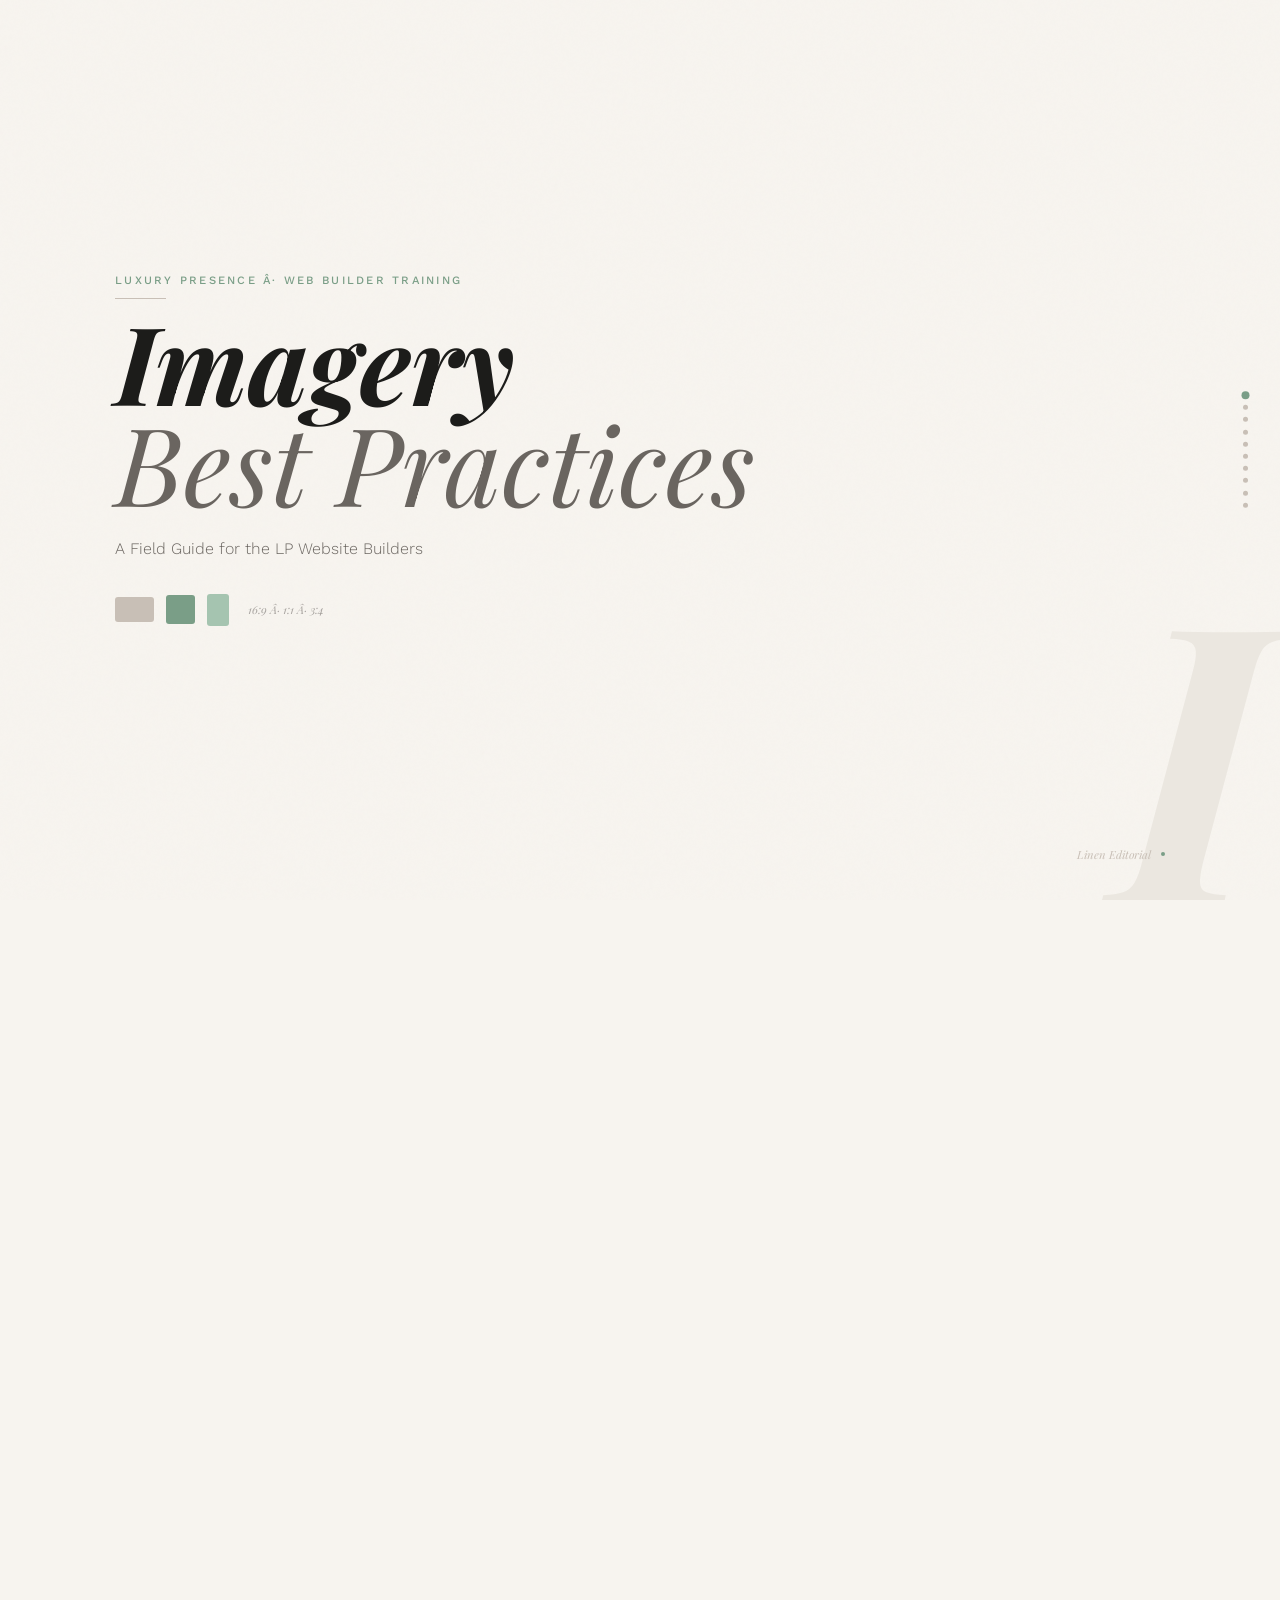
<file: presentations/lp-imagery-guide.html>
﻿<!DOCTYPE html>
<html lang="en">
<head>
  <meta charset="UTF-8">
  <meta name="viewport" content="width=device-width, initial-scale=1.0">
  <title>Imagery â€” LP Web Builder Training</title>
  <link rel="preconnect" href="https://fonts.googleapis.com">
  <link rel="preconnect" href="https://fonts.gstatic.com" crossorigin>
  <link href="https://fonts.googleapis.com/css2?family=Playfair+Display:ital,wght@0,400;0,600;0,700;1,400;1,600;1,700&family=Work+Sans:wght@300;400;500&display=swap" rel="stylesheet">
  <style>
    :root {
      --bg:             #F7F4EF;
      --bg-card:        #FDFCFA;
      --bg-warm:        #F0EDE6;
      --bg-closing:     #2C3830;
      --text-primary:   #1C1C1A;
      --text-secondary: #6A6560;
      --text-muted:     #A8A4A0;
      --sage:           #7A9E87;
      --sage-light:     #A5C4B0;
      --sage-dim:       rgba(122,158,135,0.14);
      --sage-dark:      #506656;
      --terracotta:     #B85042;
      --terra-dim:      rgba(184,80,66,0.1);
      --stone:          #C8BFB6;
      --border:         #DDD8D2;
      --border-light:   #EAE6E0;
      --font-display:   'Playfair Display', serif;
      --font-body:      'Work Sans', sans-serif;
      --ease-expo:      cubic-bezier(0.16, 1, 0.3, 1);
      --ease-out:       cubic-bezier(0.22, 1, 0.36, 1);
      --title-size:     clamp(1.5rem, 5vw, 4rem);
      --body-size:      clamp(0.72rem, 1.35vw, 1rem);
      --small-size:     clamp(0.58rem, 0.88vw, 0.75rem);
      --slide-padding:  clamp(1rem, 4vw, 4rem);
    }
    html, body { height: 100%; overflow-x: hidden; }
    html { scroll-snap-type: y mandatory; scroll-behavior: smooth; }
    .slide {
      width: 100vw; height: 100vh; height: 100dvh;
      overflow: hidden; scroll-snap-align: start;
      display: flex; flex-direction: column; position: relative;
    }
    .slide-content {
      flex: 1; display: flex; flex-direction: column;
      justify-content: center; max-height: 100%; overflow: hidden;
      padding: var(--slide-padding);
    }
    @media (max-height: 700px) {
      :root { --slide-padding: clamp(0.75rem,3vw,2rem); --body-size: clamp(0.6rem,1.1vw,0.85rem); }
    }
    @media (max-height: 600px) {
      :root { --slide-padding: clamp(0.5rem,2.5vw,1.5rem); --body-size: clamp(0.58rem,1vw,0.78rem); }
      .nav-dots { display: none; }
    }
    @media (prefers-reduced-motion: reduce) {
      *, *::before, *::after { animation-duration: 0.01ms !important; transition-duration: 0.2s !important; }
      html { scroll-behavior: auto; }
    }
    *, *::before, *::after { margin: 0; padding: 0; box-sizing: border-box; }
    body { background: var(--bg); color: var(--text-primary); font-family: var(--font-body); }
    body::before {
      content: ''; position: fixed; inset: 0; z-index: 0; pointer-events: none;
      background-image: url("data:image/svg+xml,%3Csvg viewBox='0 0 200 200' xmlns='http://www.w3.org/2000/svg'%3E%3Cfilter id='n'%3E%3CfeTurbulence type='fractalNoise' baseFrequency='0.85' numOctaves='4' stitchTiles='stitch'/%3E%3C/filter%3E%3Crect width='100%25' height='100%25' filter='url(%23n)' opacity='0.045'/%3E%3C/svg%3E");
      opacity: 0.35;
    }
    .reveal {
      opacity: 0; transform: translateY(16px);
      transition: opacity 0.65s var(--ease-expo), transform 0.65s var(--ease-expo);
    }
    .slide.visible .reveal { opacity: 1; transform: translateY(0); }
    .slide.visible .reveal:nth-child(1) { transition-delay: 0.05s; }
    .slide.visible .reveal:nth-child(2) { transition-delay: 0.14s; }
    .slide.visible .reveal:nth-child(3) { transition-delay: 0.23s; }
    .slide.visible .reveal:nth-child(4) { transition-delay: 0.32s; }
    .slide.visible .reveal:nth-child(5) { transition-delay: 0.41s; }
    .slide.visible .reveal:nth-child(6) { transition-delay: 0.5s; }
    .stagger .reveal:nth-child(1) { transition-delay: 0.08s; }
    .stagger .reveal:nth-child(2) { transition-delay: 0.18s; }
    .stagger .reveal:nth-child(3) { transition-delay: 0.28s; }
    .stagger .reveal:nth-child(4) { transition-delay: 0.38s; }
    .stagger .reveal:nth-child(5) { transition-delay: 0.48s; }
    .stagger .reveal:nth-child(6) { transition-delay: 0.58s; }
    .progress-bar {
      position: fixed; top: 0; left: 0; right: 0; height: 2px; z-index: 100;
      background: linear-gradient(90deg, var(--sage), var(--sage-light));
      transform-origin: left; transform: scaleX(0);
      transition: transform 0.35s var(--ease-out);
    }
    .nav-dots {
      position: fixed; right: clamp(1rem,2.5vw,2.5rem); top: 50%;
      transform: translateY(-50%); display: flex; flex-direction: column;
      gap: clamp(0.4rem,0.8vh,0.7rem); z-index: 50;
    }
    .nav-dot {
      width: 5px; height: 5px; border-radius: 50%;
      background: var(--stone); cursor: pointer;
      transition: background 0.3s, transform 0.3s; border: none; padding: 0;
    }
    .nav-dot.active { background: var(--sage); transform: scale(1.6); }
    .eyebrow { font-family: var(--font-body); font-size: var(--small-size); font-weight: 500; letter-spacing: 0.2em; text-transform: uppercase; color: var(--sage); }
    .eyebrow.red { color: var(--terracotta); }
    .title-rule { width: clamp(32px,4vw,52px); height: 1px; background: var(--stone); margin: clamp(0.4rem,1.2vh,0.875rem) 0; }
    .h-display { font-family: var(--font-display); font-size: clamp(3rem, 8.5vw, 8rem); font-weight: 700; font-style: italic; line-height: 0.93; color: var(--text-primary); }
    .h-section { font-family: var(--font-display); font-size: clamp(1.6rem, 3.8vw, 3.2rem); font-weight: 600; font-style: italic; line-height: 1.05; color: var(--text-primary); }
    .lead { font-family: var(--font-body); font-size: var(--body-size); font-weight: 300; color: var(--text-secondary); line-height: 1.7; max-width: 58ch; }
    .slide-header { display: flex; flex-direction: column; gap: 0; margin-bottom: clamp(0.75rem,2vh,2rem); }
    .slide-num { position: absolute; top: clamp(1.5rem,3vw,2.5rem); right: clamp(1.5rem,3vw,3.5rem); font-family: var(--font-body); font-size: clamp(0.48rem,0.72vw,0.6rem); letter-spacing: 0.2em; color: var(--stone); z-index: 2; }
    .two-col { display: grid; grid-template-columns: 1fr 1fr; gap: clamp(1rem,2.5vw,2.5rem); align-items: start; }
    @media (max-width:700px) { .two-col { grid-template-columns: 1fr; } }
    .rule-list { list-style: none; display: flex; flex-direction: column; gap: clamp(0.5rem,1.2vh,1rem); }
    .rule-list li { display: flex; gap: 0.65rem; align-items: flex-start; }
    .rule-list li::before { content: 'â€”'; color: var(--sage); font-weight: 300; flex-shrink: 0; font-size: var(--body-size); }
    .rule-list li span { font-size: var(--body-size); font-weight: 300; color: var(--text-secondary); line-height: 1.55; }

    /* === TITLE SLIDE === */
    .slide-title .slide-content { padding-left: clamp(3rem,9vw,9rem); padding-right: clamp(3rem,9vw,9rem); }
    .bg-letter {
      position: absolute; right: clamp(-2rem,1vw,2rem); bottom: clamp(-4rem,-4vh,-1rem);
      font-family: var(--font-display); font-size: clamp(14rem,30vw,28rem);
      font-weight: 700; font-style: italic; color: #EBE7E0;
      line-height: 1; pointer-events: none; user-select: none; z-index: 0;
      opacity: 0; animation: fadeInSlow 1.4s 0.5s forwards;
    }
    .title-swatches { display: flex; gap: clamp(0.4rem,1vw,0.8rem); margin-top: clamp(1.25rem,3.5vh,3rem); align-items: center; }
    .title-swatch-bar { height: clamp(4px,0.7vh,6px); border-radius: 100px; }
    .title-meta {
      position: absolute; bottom: clamp(1.5rem,3vw,2.5rem); right: clamp(3rem,9vw,9rem);
      display: flex; align-items: center; gap: 0.6rem;
      opacity: 0; animation: fadeInSlow 0.7s 1.1s forwards;
    }
    .meta-italic { font-family: var(--font-display); font-style: italic; font-size: var(--small-size); color: var(--stone); }
    .meta-dot { width: 4px; height: 4px; border-radius: 50%; background: var(--sage); }

    /* === WHY CARDS === */
    .why-cards { display: grid; grid-template-columns: repeat(3,1fr); gap: clamp(0.625rem,1.5vw,1.25rem); }
    .why-card { background: var(--bg-card); border: 1px solid var(--border-light); border-top: 2px solid var(--sage); border-radius: 8px; padding: clamp(0.75rem,1.8vw,1.375rem); }
    .why-num { font-family: var(--font-display); font-size: clamp(1.5rem,3vw,2.4rem); font-weight: 600; font-style: italic; color: var(--sage); opacity: 0.55; line-height: 1; margin-bottom: clamp(0.3rem,0.7vh,0.5rem); }
    .why-title { font-family: var(--font-display); font-size: clamp(0.9rem,1.7vw,1.35rem); font-weight: 600; font-style: italic; color: var(--text-primary); line-height: 1.2; margin-bottom: clamp(0.25rem,0.6vh,0.45rem); }
    .why-text { font-size: clamp(0.6rem,0.92vw,0.78rem); font-weight: 300; color: var(--text-secondary); line-height: 1.55; }

    /* === IMAGE MOCKUP BLOCKS === */
    .img-placeholder {
      border-radius: 8px; overflow: hidden; position: relative;
      display: flex; align-items: center; justify-content: center;
    }
    .img-placeholder.luxury {
      background: linear-gradient(135deg, #D4CFC8 0%, #C8BFB6 40%, #B8B0A8 100%);
    }
    .img-placeholder.pixelated {
      background: repeating-linear-gradient(
        0deg, #E8E4DC 0px, #E8E4DC 4px, #DDD8D2 4px, #DDD8D2 8px
      );
      image-rendering: pixelated;
    }
    .img-placeholder.stretched {
      background: linear-gradient(90deg, #C8BFB6 0%, #A8A4A0 50%, #C8BFB6 100%);
      transform: scaleX(1.2);
    }
    .img-label {
      position: absolute; bottom: 0; left: 0; right: 0;
      padding: clamp(0.2rem,0.5vh,0.35rem) clamp(0.4rem,0.8vw,0.55rem);
      font-size: clamp(0.42rem,0.62vw,0.52rem); font-weight: 500;
      letter-spacing: 0.1em; text-transform: uppercase;
    }
    .img-label.bad  { background: rgba(184,80,66,0.85); color: white; }
    .img-label.good { background: rgba(122,158,135,0.85); color: white; }

    /* === HERO OVERLAY DEMO === */
    .hero-demo {
      border-radius: 8px; overflow: hidden; position: relative;
      height: clamp(55px,9vh,80px);
    }
    .hero-bg {
      position: absolute; inset: 0;
      background: linear-gradient(135deg, #8A7A6E 0%, #6A5E54 100%);
    }
    .hero-overlay { position: absolute; inset: 0; }
    .hero-text {
      position: absolute; bottom: clamp(5px,0.9vh,8px); left: clamp(6px,1vw,10px);
      font-family: var(--font-display); font-style: italic;
      color: white; font-size: clamp(0.55rem,0.9vw,0.75rem); font-weight: 600;
      line-height: 1.2;
    }
    .hero-caption {
      font-size: clamp(0.42rem,0.62vw,0.52rem); font-weight: 500;
      color: var(--text-muted); letter-spacing: 0.12em; text-transform: uppercase;
      margin-top: 0.25rem;
    }
    .hero-caption.bad  { color: var(--terracotta); }
    .hero-caption.good { color: var(--sage-dark); }

    /* === CONSISTENCY GRID === */
    .consistency-grid { display: grid; grid-template-columns: repeat(3,1fr); gap: clamp(0.4rem,0.8vw,0.6rem); }
    .headshot-card {
      border-radius: 6px; overflow: hidden; position: relative;
      background: linear-gradient(145deg, #D4CFC8 0%, #B8B0A8 100%);
    }
    .headshot-inner { padding: clamp(0.3rem,0.6vw,0.5rem); display: flex; flex-direction: column; align-items: center; gap: 0.2rem; }

    /* === COMPARE PANELS === */
    .compare-grid { display: grid; grid-template-columns: 1fr 1fr; gap: clamp(0.75rem,2vw,1.75rem); }
    .cmp-panel { background: var(--bg-card); border: 1px solid var(--border-light); border-radius: 10px; overflow: hidden; }
    .cmp-panel.bad  { border-color: rgba(184,80,66,0.3); }
    .cmp-panel.good { border-color: rgba(122,158,135,0.3); }
    .cmp-inner { padding: clamp(0.75rem,1.8vw,1.375rem); display: flex; flex-direction: column; gap: clamp(0.4rem,1vh,0.75rem); }
    .cmp-footer {
      padding: clamp(0.3rem,0.8vh,0.55rem) clamp(0.5rem,1.2vw,0.875rem);
      border-top: 1px solid var(--border-light);
      display: flex; align-items: flex-start; gap: 0.4rem;
      font-size: clamp(0.5rem,0.75vw,0.62rem); color: var(--text-secondary);
    }

    /* === APPLY CARDS === */
    .apply-cards { display: grid; grid-template-columns: repeat(3,1fr); gap: clamp(0.625rem,1.5vw,1.25rem); }
    .apply-card { background: var(--bg-card); border: 1px solid var(--border-light); border-radius: 10px; padding: clamp(0.75rem,1.8vw,1.375rem); }
    .apply-step { font-family: var(--font-display); font-size: clamp(1.3rem,2.5vw,2rem); font-weight: 600; font-style: italic; color: var(--sage); opacity: 0.5; line-height: 1; margin-bottom: clamp(0.3rem,0.7vh,0.5rem); }
    .apply-title { font-family: var(--font-display); font-size: clamp(0.85rem,1.6vw,1.3rem); font-weight: 600; font-style: italic; color: var(--text-primary); line-height: 1.2; margin-bottom: clamp(0.25rem,0.6vh,0.4rem); }
    .apply-text { font-size: clamp(0.58rem,0.88vw,0.72rem); font-weight: 300; color: var(--text-secondary); line-height: 1.55; }
    .apply-checklist { list-style: none; display: flex; flex-direction: column; gap: 0.3rem; margin-top: 0.5rem; }
    .apply-checklist li { display: flex; gap: 0.4rem; align-items: flex-start; font-size: clamp(0.55rem,0.82vw,0.68rem); font-weight: 300; color: var(--text-secondary); line-height: 1.4; }
    .apply-checklist li::before { content: 'â†—'; color: var(--sage); flex-shrink: 0; font-size: 0.75em; margin-top: 0.1em; }

    /* === CLOSING === */
    .slide-closing { background: var(--bg-closing); }
    .slide-closing .eyebrow { color: var(--sage-light); }
    .slide-closing .h-section { color: #E8E4DC; }
    .quick-ref { display: grid; grid-template-columns: 1fr 1fr; gap: clamp(1rem,3vw,3rem); }
    .qr-label { font-size: var(--small-size); font-weight: 500; letter-spacing: 0.18em; text-transform: uppercase; margin-bottom: clamp(0.4rem,1vh,0.75rem); }
    .qr-label.green { color: var(--sage-light); }
    .qr-label.red   { color: #D4897E; }
    .qr-list { list-style: none; display: flex; flex-direction: column; gap: clamp(0.3rem,0.75vh,0.55rem); }
    .qr-list li { display: flex; gap: 0.55rem; align-items: flex-start; }
    .qr-icon { font-size: clamp(0.55rem,0.82vw,0.68rem); flex-shrink: 0; margin-top: 0.1em; }
    .qr-list li span { font-size: clamp(0.6rem,0.92vw,0.78rem); font-weight: 300; color: rgba(232,228,220,0.7); line-height: 1.45; }
    .closing-orb-1 {
      position: absolute; border-radius: 50%; pointer-events: none; z-index: 0;
      filter: blur(clamp(50px,10vw,100px)); width: clamp(180px,35vw,420px); height: clamp(180px,35vw,420px);
      background: radial-gradient(circle,rgba(122,158,135,0.15) 0%,transparent 65%);
      bottom: -10%; right: -5%;
    }
    .closing-orb-2 {
      position: absolute; border-radius: 50%; pointer-events: none; z-index: 0;
      filter: blur(clamp(50px,10vw,100px)); width: clamp(120px,22vw,280px); height: clamp(120px,22vw,280px);
      background: radial-gradient(circle,rgba(200,191,182,0.1) 0%,transparent 65%);
      top: -8%; left: 10%;
    }

    /* === RESOURCE LINKS === */
    .resource-list { list-style: none; display: flex; flex-direction: column; gap: clamp(0.4rem,1vh,0.75rem); }
    .resource-item { display: flex; gap: 0.6rem; align-items: flex-start; }
    .resource-item::before { content: 'â†—'; color: var(--sage); flex-shrink: 0; font-size: var(--small-size); margin-top: 0.15em; }
    .resource-item a { font-size: clamp(0.58rem,0.9vw,0.75rem); font-weight: 300; color: var(--sage-dark); text-decoration: underline; text-underline-offset: 2px; line-height: 1.45; }
    .resource-item small { display: block; font-size: clamp(0.5rem,0.75vw,0.62rem); color: var(--text-muted); margin-top: 0.1rem; }

    @keyframes fadeInSlow { from { opacity: 0; } to { opacity: 1; } }
  </style>
</head>
<body>

  <div class="progress-bar" id="progressBar"></div>
  <nav class="nav-dots" id="navDots" aria-label="Slide navigation"></nav>

  <!-- SLIDE 1 â€” TITLE -->
  <section class="slide slide-title">
    <div class="bg-letter" aria-hidden="true">I</div>
    <div class="slide-content" style="position:relative;z-index:1;">
      <span class="eyebrow reveal">Luxury Presence Â· Web Builder Training</span>
      <div class="title-rule reveal"></div>
      <h1 class="h-display reveal">
        Imagery<br><span style="font-weight:400;color:var(--text-secondary);">Best Practices</span>
      </h1>
      <p class="lead reveal" style="margin-top:clamp(1rem,2.5vh,2rem);">A Field Guide for the LP Website Builders</p>
      <div class="title-swatches reveal" aria-label="Aspect ratio preview">
        <div style="width:clamp(32px,3vw,42px);height:clamp(22px,2vw,28px);border-radius:3px;background:var(--stone);"></div>
        <div style="width:clamp(22px,2.2vw,30px);height:clamp(22px,2.2vw,30px);border-radius:3px;background:var(--sage);"></div>
        <div style="width:clamp(18px,1.7vw,22px);height:clamp(25px,2.5vw,32px);border-radius:3px;background:var(--sage-light);"></div>
        <span style="font-size:var(--small-size);color:var(--text-muted);margin-left:0.4rem;font-style:italic;font-family:var(--font-display);">16:9 Â· 1:1 Â· 3:4</span>
      </div>
    </div>
    <div class="title-meta">
      <span class="meta-italic">Linen Editorial</span>
      <div class="meta-dot"></div>
    </div>
  </section>

  <!-- SLIDE 2 â€” WHY IMAGERY MATTERS -->
  <section class="slide">
    <span class="slide-num">01 / 10</span>
    <div class="slide-content">
      <div class="slide-header">
        <span class="eyebrow reveal">Foundation</span>
        <div class="title-rule reveal"></div>
        <h2 class="h-section reveal">Why Imagery Matters</h2>
        <p class="lead reveal" style="margin-top:clamp(0.2rem,0.5vh,0.4rem);">Photography is the fastest way to communicate luxury â€” or destroy the perception of it.</p>
      </div>
      <div class="why-cards stagger">
        <div class="why-card reveal">
          <div class="why-num">01</div>
          <div class="why-title">First Impression</div>
          <p class="why-text">Visitors form an opinion in milliseconds. A low-quality or stretched hero image signals that the brand doesn't care â€” and neither should they.</p>
        </div>
        <div class="why-card reveal">
          <div class="why-num">02</div>
          <div class="why-title">Luxury Is Visual</div>
          <p class="why-text">LP sites serve premium real estate clients. The photography must match the price point. Aspirational, editorial, high-resolution â€” always.</p>
        </div>
        <div class="why-card reveal">
          <div class="why-num">03</div>
          <div class="why-title">SEO &amp; Performance</div>
          <p class="why-text">Oversized images kill page speed, which directly impacts SEO rankings. Beautiful imagery must also be optimized â€” those aren't mutually exclusive.</p>
        </div>
      </div>
    </div>
  </section>

  <!-- SLIDE 3 â€” DO: HIGH-RESOLUTION -->
  <section class="slide">
    <span class="slide-num">02 / 10</span>
    <div class="slide-content">
      <div class="two-col">
        <div style="display:flex;flex-direction:column;gap:clamp(0.4rem,1.1vh,0.875rem);">
          <div class="slide-header" style="margin-bottom:0;">
            <span class="eyebrow reveal">Do âœ…</span>
            <div class="title-rule reveal"></div>
            <h2 class="h-section reveal">Use High-Resolution,<br>Professional Photography</h2>
          </div>
          <ul class="rule-list stagger" style="margin-top:clamp(0.25rem,0.7vh,0.5rem);">
            <li class="reveal"><span>Lifestyle and editorial imagery that feels aspirational and on-brand</span></li>
            <li class="reveal"><span>LP sites are luxury â€” the photography must match the premium positioning</span></li>
            <li class="reveal"><span>Use Dash for approved imagery searches when client images aren't available</span></li>
            <li class="reveal"><span>When in doubt: if the image could appear in Architectural Digest, it's right for LP</span></li>
          </ul>
        </div>
        <div class="reveal" style="display:flex;flex-direction:column;gap:clamp(0.5rem,1.2vw,0.875rem);">
          <div class="compare-grid">
            <div class="cmp-panel bad">
              <div class="cmp-inner">
                <div style="font-size:clamp(0.46rem,0.68vw,0.56rem);font-weight:500;color:var(--terracotta);letter-spacing:0.12em;text-transform:uppercase;margin-bottom:0.2rem;">Low quality âœ—</div>
                <div style="position:relative;border-radius:5px;overflow:hidden;height:clamp(45px,7vh,60px);">
                  <!-- Pixelated / low-res simulation -->
                  <div style="width:100%;height:100%;background:
                    repeating-linear-gradient(0deg,
                      #DEDAD2 0px, #DEDAD2 6px,
                      #D0CBC2 6px, #D0CBC2 12px
                    ),
                    repeating-linear-gradient(90deg,
                      transparent 0px, transparent 6px,
                      rgba(0,0,0,0.05) 6px, rgba(0,0,0,0.05) 12px
                    );"></div>
                  <div style="position:absolute;inset:0;display:flex;align-items:center;justify-content:center;">
                    <span style="font-size:clamp(0.46rem,0.68vw,0.56rem);color:rgba(184,80,66,0.8);font-weight:500;background:white;padding:0.15em 0.4em;border-radius:3px;">72 dpi Â· blurry</span>
                  </div>
                </div>
              </div>
              <div class="cmp-footer" style="background:rgba(184,80,66,0.05);">
                <span style="color:var(--terracotta);flex-shrink:0;">âœ—</span>
                <span>Pixelated, low-res â€” fastest way to cheapen a luxury site</span>
              </div>
            </div>
            <div class="cmp-panel good">
              <div class="cmp-inner">
                <div style="font-size:clamp(0.46rem,0.68vw,0.56rem);font-weight:500;color:var(--sage);letter-spacing:0.12em;text-transform:uppercase;margin-bottom:0.2rem;">High quality âœ“</div>
                <div style="position:relative;border-radius:5px;overflow:hidden;height:clamp(45px,7vh,60px);">
                  <div style="width:100%;height:100%;background:linear-gradient(135deg,#D4CFC8 0%,#B8B0A6 40%,#9A9088 100%);"></div>
                  <div style="position:absolute;inset:0;background:linear-gradient(to top,rgba(44,56,48,0.35) 0%,transparent 60%);"></div>
                  <div style="position:absolute;bottom:5px;left:6px;font-size:clamp(0.44rem,0.65vw,0.54rem);color:white;font-style:italic;font-family:var(--font-display);">Luxury Estate Â· Malibu</div>
                </div>
              </div>
              <div class="cmp-footer" style="background:var(--sage-dim);">
                <span style="color:var(--sage);flex-shrink:0;">âœ“</span>
                <span>Sharp, professional, editorial â€” matches LP positioning</span>
              </div>
            </div>
          </div>
        </div>
      </div>
    </div>
  </section>

  <!-- SLIDE 4 â€” DO: HERO CROPS + OVERLAYS -->
  <section class="slide">
    <span class="slide-num">03 / 10</span>
    <div class="slide-content">
      <div class="two-col">
        <div style="display:flex;flex-direction:column;gap:clamp(0.4rem,1.1vh,0.875rem);">
          <div class="slide-header" style="margin-bottom:0;">
            <span class="eyebrow reveal">Do âœ…</span>
            <div class="title-rule reveal"></div>
            <h2 class="h-section reveal">Proper Hero Crops<br>&amp; Text Overlays</h2>
          </div>
          <ul class="rule-list stagger" style="margin-top:clamp(0.25rem,0.7vh,0.5rem);">
            <li class="reveal"><span>Ensure hero images are properly cropped for desktop, tablet, and mobile</span></li>
            <li class="reveal"><span>A hero that looks great at 1920px but crops the agent's face on mobile is a QA fail</span></li>
            <li class="reveal"><span>If there's a headline on a hero image, add a gradient overlay, color wash, or darkened treatment</span></li>
            <li class="reveal"><span>No text over busy images without an overlay â€” legibility is never optional</span></li>
          </ul>
        </div>
        <div class="reveal" style="display:flex;flex-direction:column;gap:clamp(0.5rem,1.2vw,0.875rem);">
          <!-- No overlay -->
          <div>
            <div class="hero-demo">
              <div class="hero-bg" style="background:linear-gradient(135deg,#C8BFB6 0%,#A8A4A0 100%);"></div>
              <div class="hero-text" style="color:rgba(28,28,26,0.6);text-shadow:none;">Headline Text</div>
            </div>
            <div class="hero-caption bad">No overlay â€” text lost against busy image âœ—</div>
          </div>
          <!-- Gradient overlay -->
          <div>
            <div class="hero-demo">
              <div class="hero-bg" style="background:linear-gradient(135deg,#8A7A6E 0%,#6A5E54 100%);"></div>
              <div class="hero-overlay" style="background:linear-gradient(to top,rgba(28,28,26,0.65) 0%,transparent 55%);"></div>
              <div class="hero-text">Headline Text on Dark Gradient</div>
            </div>
            <div class="hero-caption good">Gradient overlay â€” headline always legible âœ“</div>
          </div>
          <!-- Color wash -->
          <div>
            <div class="hero-demo">
              <div class="hero-bg" style="background:linear-gradient(135deg,#8A7A6E 0%,#6A5E54 100%);"></div>
              <div class="hero-overlay" style="background:rgba(44,56,48,0.45);"></div>
              <div class="hero-text">Headline on Color Wash</div>
            </div>
            <div class="hero-caption good">Sage color wash â€” on-brand and legible âœ“</div>
          </div>
        </div>
      </div>
    </div>
  </section>

  <!-- SLIDE 5 â€” DO: CONSISTENCY -->
  <section class="slide">
    <span class="slide-num">04 / 10</span>
    <div class="slide-content">
      <div class="two-col">
        <div style="display:flex;flex-direction:column;gap:clamp(0.4rem,1.1vh,0.875rem);">
          <div class="slide-header" style="margin-bottom:0;">
            <span class="eyebrow reveal">Do âœ…</span>
            <div class="title-rule reveal"></div>
            <h2 class="h-section reveal">Maintain Consistent<br>Image Treatment</h2>
          </div>
          <ul class="rule-list stagger" style="margin-top:clamp(0.25rem,0.7vh,0.5rem);">
            <li class="reveal"><span>If headshots have a specific crop ratio or style, keep it uniform across all agents</span></li>
            <li class="reveal"><span>If property photos use a certain aspect ratio, don't randomly mix landscape and portrait</span></li>
            <li class="reveal"><span>Consistent treatment signals a deliberate, designed experience â€” not a random assembly</span></li>
            <li class="reveal"><span>Apply the same color treatment, overlay, or filter across all images in a section</span></li>
          </ul>
        </div>
        <div class="reveal" style="display:flex;flex-direction:column;gap:clamp(0.625rem,1.5vw,1.25rem);">
          <!-- Bad: inconsistent -->
          <div>
            <div style="font-size:clamp(0.46rem,0.68vw,0.56rem);font-weight:500;color:var(--terracotta);letter-spacing:0.12em;text-transform:uppercase;margin-bottom:0.3rem;">Inconsistent crops âœ—</div>
            <div class="consistency-grid">
              <div class="headshot-card" style="aspect-ratio:1/1.5;background:linear-gradient(155deg,#C8BFB6,#A0988E);">
                <div style="width:100%;height:100%;display:flex;align-items:flex-end;justify-content:center;padding-bottom:0.3rem;">
                  <div style="width:55%;aspect-ratio:1;border-radius:50%;background:rgba(255,255,255,0.2);"></div>
                </div>
              </div>
              <div class="headshot-card" style="aspect-ratio:1/1;background:linear-gradient(155deg,#B8B0A8,#909088);">
                <div style="width:100%;height:100%;display:flex;align-items:center;justify-content:center;">
                  <div style="width:60%;aspect-ratio:1;border-radius:50%;background:rgba(255,255,255,0.2);"></div>
                </div>
              </div>
              <div class="headshot-card" style="aspect-ratio:4/3;background:linear-gradient(155deg,#D0CAC2,#B0A8A0);">
                <div style="width:100%;height:100%;display:flex;align-items:flex-start;justify-content:center;padding-top:0.3rem;">
                  <div style="width:45%;aspect-ratio:1;border-radius:50%;background:rgba(255,255,255,0.2);"></div>
                </div>
              </div>
            </div>
            <div style="font-size:clamp(0.42rem,0.62vw,0.52rem);color:rgba(184,80,66,0.7);margin-top:0.3rem;">3 different crops â€” looks accidental, not designed</div>
          </div>
          <!-- Good: consistent -->
          <div>
            <div style="font-size:clamp(0.46rem,0.68vw,0.56rem);font-weight:500;color:var(--sage);letter-spacing:0.12em;text-transform:uppercase;margin-bottom:0.3rem;">Consistent crops âœ“</div>
            <div class="consistency-grid">
              <div class="headshot-card" style="aspect-ratio:1/1.3;background:linear-gradient(155deg,#C8BFB6,#A0988E);">
                <div style="width:100%;height:100%;display:flex;align-items:center;justify-content:center;">
                  <div style="width:55%;aspect-ratio:1;border-radius:50%;background:rgba(255,255,255,0.25);"></div>
                </div>
              </div>
              <div class="headshot-card" style="aspect-ratio:1/1.3;background:linear-gradient(155deg,#B8B0A8,#909088);">
                <div style="width:100%;height:100%;display:flex;align-items:center;justify-content:center;">
                  <div style="width:55%;aspect-ratio:1;border-radius:50%;background:rgba(255,255,255,0.25);"></div>
                </div>
              </div>
              <div class="headshot-card" style="aspect-ratio:1/1.3;background:linear-gradient(155deg,#D0CAC2,#B0A8A0);">
                <div style="width:100%;height:100%;display:flex;align-items:center;justify-content:center;">
                  <div style="width:55%;aspect-ratio:1;border-radius:50%;background:rgba(255,255,255,0.25);"></div>
                </div>
              </div>
            </div>
            <div style="font-size:clamp(0.42rem,0.62vw,0.52rem);color:var(--sage-dark);margin-top:0.3rem;">Uniform 3:4 portrait â€” cohesive, intentional, designed</div>
          </div>
        </div>
      </div>
    </div>
  </section>

  <!-- SLIDE 6 â€” DO: OPTIMIZE -->
  <section class="slide">
    <span class="slide-num">05 / 10</span>
    <div class="slide-content">
      <div class="two-col">
        <div style="display:flex;flex-direction:column;gap:clamp(0.4rem,1.1vh,0.875rem);">
          <div class="slide-header" style="margin-bottom:0;">
            <span class="eyebrow reveal">Do âœ…</span>
            <div class="title-rule reveal"></div>
            <h2 class="h-section reveal">Optimize Image<br>File Sizes</h2>
          </div>
          <ul class="rule-list stagger" style="margin-top:clamp(0.25rem,0.7vh,0.5rem);">
            <li class="reveal"><span>Oversized images kill page speed, which directly impacts SEO and user experience</span></li>
            <li class="reveal"><span>Optimize without sacrificing quality â€” a well-compressed WebP at 200KB looks identical to a 3MB JPEG</span></li>
            <li class="reveal"><span>Hero images should target under 300KB; gallery images under 150KB</span></li>
            <li class="reveal"><span>Use WebP format where supported â€” it offers 25â€“35% better compression than JPEG at the same quality</span></li>
          </ul>
        </div>
        <div class="reveal" style="display:flex;flex-direction:column;gap:clamp(0.5rem,1.2vw,0.875rem);">
          <!-- File size comparison bars -->
          <div style="background:var(--bg-card);border:1px solid var(--border-light);border-radius:10px;padding:clamp(0.75rem,1.8vw,1.375rem);">
            <div style="font-size:clamp(0.46rem,0.68vw,0.56rem);font-weight:500;color:var(--text-muted);letter-spacing:0.12em;text-transform:uppercase;margin-bottom:clamp(0.5rem,1.2vh,0.875rem);">Image size impact on load time</div>
            <div style="display:flex;flex-direction:column;gap:clamp(0.4rem,0.9vh,0.65rem);">
              <div>
                <div style="display:flex;justify-content:space-between;margin-bottom:0.2rem;">
                  <span style="font-size:clamp(0.5rem,0.78vw,0.64rem);color:var(--text-secondary);">Unoptimized JPEG</span>
                  <span style="font-size:clamp(0.5rem,0.78vw,0.64rem);color:var(--terracotta);font-weight:500;">4.2 MB â€” ~3.5s</span>
                </div>
                <div style="height:clamp(6px,0.9vh,8px);border-radius:100px;background:rgba(184,80,66,0.3);width:100%;"></div>
              </div>
              <div>
                <div style="display:flex;justify-content:space-between;margin-bottom:0.2rem;">
                  <span style="font-size:clamp(0.5rem,0.78vw,0.64rem);color:var(--text-secondary);">Optimized JPEG</span>
                  <span style="font-size:clamp(0.5rem,0.78vw,0.64rem);color:var(--text-secondary);font-weight:500;">280 KB â€” ~0.4s</span>
                </div>
                <div style="height:clamp(6px,0.9vh,8px);border-radius:100px;background:var(--stone);width:38%;"></div>
              </div>
              <div>
                <div style="display:flex;justify-content:space-between;margin-bottom:0.2rem;">
                  <span style="font-size:clamp(0.5rem,0.78vw,0.64rem);color:var(--text-secondary);">Optimized WebP</span>
                  <span style="font-size:clamp(0.5rem,0.78vw,0.64rem);color:var(--sage-dark);font-weight:500;">185 KB â€” ~0.2s</span>
                </div>
                <div style="height:clamp(6px,0.9vh,8px);border-radius:100px;background:var(--sage);width:24%;"></div>
              </div>
            </div>
            <div style="font-size:clamp(0.44rem,0.65vw,0.54rem);color:var(--text-muted);margin-top:clamp(0.4rem,0.8vh,0.6rem);">Same perceived quality â€” 22Ã— smaller file. Always optimize.</div>
          </div>
        </div>
      </div>
    </div>
  </section>

  <!-- SLIDE 7 â€” DON'T: WATERMARKS / UNLICENSED -->
  <section class="slide">
    <span class="slide-num">06 / 10</span>
    <div class="slide-content">
      <div class="two-col">
        <div style="display:flex;flex-direction:column;gap:clamp(0.4rem,1.1vh,0.875rem);">
          <div class="slide-header" style="margin-bottom:0;">
            <span class="eyebrow red reveal">Don't â›”ï¸</span>
            <div class="title-rule reveal"></div>
            <h2 class="h-section reveal">No Watermarked or<br>Unlicensed Images</h2>
          </div>
          <ul class="rule-list stagger" style="margin-top:clamp(0.25rem,0.7vh,0.5rem);">
            <li class="reveal"><span>Never use watermarked stock photography â€” it signals cheapness and creates legal risk</span></li>
            <li class="reveal"><span>Always verify image licensing before placing â€” "found on Google" is not a license</span></li>
            <li class="reveal"><span>Use Dash for LP-approved imagery, or request client-provided photography</span></li>
            <li class="reveal"><span>When in doubt, don't use it â€” a placeholder image is always better than an unlicensed one</span></li>
          </ul>
        </div>
        <div class="reveal" style="display:flex;flex-direction:column;gap:clamp(0.5rem,1.2vw,0.875rem);">
          <div class="compare-grid">
            <div class="cmp-panel bad">
              <div class="cmp-inner">
                <div style="font-size:clamp(0.46rem,0.68vw,0.56rem);font-weight:500;color:var(--terracotta);letter-spacing:0.12em;text-transform:uppercase;margin-bottom:0.2rem;">Watermarked âœ—</div>
                <div style="position:relative;border-radius:5px;overflow:hidden;height:clamp(50px,8vh,65px);background:linear-gradient(135deg,#D4CFC8,#B8B0A8);">
                  <!-- Watermark simulation -->
                  <div style="position:absolute;inset:0;display:flex;align-items:center;justify-content:center;transform:rotate(-20deg);">
                    <span style="font-size:clamp(0.6rem,0.95vw,0.78rem);font-weight:500;color:rgba(0,0,0,0.18);letter-spacing:0.1em;text-transform:uppercase;white-space:nowrap;">Â© STOCK PHOTO</span>
                  </div>
                </div>
              </div>
              <div class="cmp-footer" style="background:rgba(184,80,66,0.05);">
                <span style="color:var(--terracotta);flex-shrink:0;">âœ—</span>
                <span>Watermark on a live LP site â€” legal risk, damages brand</span>
              </div>
            </div>
            <div class="cmp-panel good">
              <div class="cmp-inner">
                <div style="font-size:clamp(0.46rem,0.68vw,0.56rem);font-weight:500;color:var(--sage);letter-spacing:0.12em;text-transform:uppercase;margin-bottom:0.2rem;">Licensed via Dash âœ“</div>
                <div style="position:relative;border-radius:5px;overflow:hidden;height:clamp(50px,8vh,65px);background:linear-gradient(135deg,#D4CFC8 0%,#9A9088 100%);">
                  <div style="position:absolute;inset:0;background:linear-gradient(to top,rgba(44,56,48,0.35) 0%,transparent 55%);"></div>
                  <div style="position:absolute;bottom:5px;right:6px;font-size:clamp(0.38rem,0.55vw,0.46rem);color:rgba(255,255,255,0.7);">via Dash âœ“</div>
                </div>
              </div>
              <div class="cmp-footer" style="background:var(--sage-dim);">
                <span style="color:var(--sage);flex-shrink:0;">âœ“</span>
                <span>Licensed, approved imagery from Dash â€” safe to use</span>
              </div>
            </div>
          </div>
        </div>
      </div>
    </div>
  </section>

  <!-- SLIDE 8 â€” CHECKLIST -->
  <section class="slide">
    <span class="slide-num">07 / 10</span>
    <div class="slide-content">
      <div class="slide-header">
        <span class="eyebrow reveal">Your Checklist</span>
        <div class="title-rule reveal"></div>
        <h2 class="h-section reveal">Imagery QA Checklist</h2>
        <p class="lead reveal" style="margin-top:clamp(0.2rem,0.5vh,0.4rem);">Run every item before submitting a site for review.</p>
      </div>
      <div class="apply-cards stagger">
        <div class="apply-card reveal">
          <div class="apply-step">01</div>
          <div class="apply-title">Quality &amp; Licensing</div>
          <p class="apply-text">Verify every image is high-resolution, professionally shot, and fully licensed for use.</p>
          <ul class="apply-checklist">
            <li>No low-res, pixelated, or stretched images</li>
            <li>No watermarks on any image</li>
            <li>Source is client-provided, Dash, or licensed stock</li>
          </ul>
        </div>
        <div class="apply-card reveal">
          <div class="apply-step">02</div>
          <div class="apply-title">Crops &amp; Overlays</div>
          <p class="apply-text">Confirm hero images crop correctly at all breakpoints and all text-over-image areas have a proper overlay.</p>
          <ul class="apply-checklist">
            <li>Faces &amp; features visible at 375px, 768px, 1440px</li>
            <li>All text-on-image areas have gradient or overlay</li>
            <li>No text lost against a busy background</li>
          </ul>
        </div>
        <div class="apply-card reveal">
          <div class="apply-step">03</div>
          <div class="apply-title">Consistency &amp; Speed</div>
          <p class="apply-text">Confirm image treatment is uniform across sections and all files are optimized for web delivery.</p>
          <ul class="apply-checklist">
            <li>Headshots share the same crop ratio</li>
            <li>Property images consistent aspect ratio per section</li>
            <li>Images optimized â€” heroes under 300KB</li>
          </ul>
        </div>
      </div>
    </div>
  </section>

  <!-- SLIDE 9 â€” RESOURCES -->
  <section class="slide">
    <span class="slide-num">08 / 10</span>
    <div class="slide-content">
      <div class="slide-header">
        <span class="eyebrow reveal">Resources</span>
        <div class="title-rule reveal"></div>
        <h2 class="h-section reveal">Imagery Resources</h2>
        <p class="lead reveal" style="margin-top:clamp(0.2rem,0.5vh,0.4rem);">Use these resources when sourcing and working with imagery on LP sites.</p>
      </div>
      <div class="two-col reveal">
        <div>
          <div style="font-size:var(--small-size);font-weight:500;letter-spacing:0.15em;text-transform:uppercase;color:var(--sage);margin-bottom:clamp(0.4rem,1vh,0.75rem);">LP Resources</div>
          <ul class="resource-list">
            <li class="resource-item">
              <div>
                <a href="https://pitch.com/public/ce6be134-ced7-44a7-a2aa-38d9f08a6a44" target="_blank">Imagery Best Practices Presentation</a>
                <small>Full visual walkthrough of LP imagery standards</small>
              </div>
            </li>
            <li class="resource-item">
              <div>
                <a href="https://classroom.google.com/u/2/c/NjM3Mzc0NTEzNjA1" target="_blank">How to Use Dash for Imagery Searches</a>
                <small>Google Classroom guide â€” approved imagery workflow</small>
              </div>
            </li>
            <li class="resource-item">
              <div>
                <a href="https://luxurypresence.slack.com/archives/C03LEAEKWAJ/p1757687519843159" target="_blank">Imagery Position Adjustments (Slack)</a>
                <small>How to control image focal points in the LP platform</small>
              </div>
            </li>
          </ul>
        </div>
        <div>
          <div style="font-size:var(--small-size);font-weight:500;letter-spacing:0.15em;text-transform:uppercase;color:var(--sage);margin-bottom:clamp(0.4rem,1vh,0.75rem);">Quick Rules to Remember</div>
          <ul class="rule-list">
            <li><span>LP sites are luxury â€” photography must match the price point</span></li>
            <li><span>Always add an overlay when text lives over an image</span></li>
            <li><span>Consistent aspect ratios per section â€” no mixed formats</span></li>
            <li><span>Optimize: heroes &lt;300KB, gallery images &lt;150KB</span></li>
            <li><span>Never place watermarked or unlicensed imagery on a live site</span></li>
          </ul>
        </div>
      </div>
    </div>
  </section>

  <!-- SLIDE 10 â€” CLOSING -->
  <section class="slide slide-closing">
    <div class="closing-orb-1" aria-hidden="true"></div>
    <div class="closing-orb-2" aria-hidden="true"></div>
    <span class="slide-num" style="color:rgba(200,191,182,0.4);">10 / 10</span>
    <div class="slide-content" style="position:relative;z-index:1;">
      <div class="slide-header">
        <span class="eyebrow reveal">Quick Reference</span>
        <div class="title-rule reveal" style="background:rgba(200,191,182,0.25);"></div>
        <h2 class="h-section reveal">Imagery Recap</h2>
        <p class="lead reveal" style="color:rgba(232,228,220,0.55);margin-top:clamp(0.2rem,0.5vh,0.4rem);">Everything you need to remember on one slide.</p>
      </div>
      <div class="quick-ref reveal">
        <div>
          <div class="qr-label green">Always Do âœ…</div>
          <ul class="qr-list">
            <li><span class="qr-icon" style="color:var(--sage-light);">âœ“</span><span>Use high-resolution, professionally shot photography only</span></li>
            <li><span class="qr-icon" style="color:var(--sage-light);">âœ“</span><span>Crop heroes for all breakpoints â€” test at 375px, 768px, 1440px</span></li>
            <li><span class="qr-icon" style="color:var(--sage-light);">âœ“</span><span>Add a gradient or overlay whenever text lives on an image</span></li>
            <li><span class="qr-icon" style="color:var(--sage-light);">âœ“</span><span>Maintain consistent crops across headshots and property photos</span></li>
            <li><span class="qr-icon" style="color:var(--sage-light);">âœ“</span><span>Optimize file sizes without sacrificing visual quality</span></li>
          </ul>
        </div>
        <div>
          <div class="qr-label red">Never Do â›”ï¸</div>
          <ul class="qr-list">
            <li><span class="qr-icon" style="color:#D4897E;">âœ—</span><span>Low-quality, pixelated, or stretched images â€” ever</span></li>
            <li><span class="qr-icon" style="color:#D4897E;">âœ—</span><span>Text over a busy hero image without a proper overlay</span></li>
            <li><span class="qr-icon" style="color:#D4897E;">âœ—</span><span>Watermarked or unlicensed stock photography on any live site</span></li>
            <li><span class="qr-icon" style="color:#D4897E;">âœ—</span><span>Mix landscape and portrait aspect ratios randomly in a section</span></li>
          </ul>
        </div>
      </div>
    </div>
  </section>

  <script>
    class SlidePresentation {
      constructor() {
        this.slides  = Array.from(document.querySelectorAll('.slide'));
        this.bar     = document.getElementById('progressBar');
        this.dotsEl  = document.getElementById('navDots');
        this.current = 0;
        this.total   = this.slides.length;
        this.isScrolling = false;
        this.buildDots();
        this.setupObserver();
        this.setupKeys();
        this.setupTouch();
        this.slides[0].classList.add('visible');
        this.updateBar(0);
      }
      setupObserver() {
        const io = new IntersectionObserver(entries => {
          entries.forEach(e => {
            if (!e.isIntersecting) return;
            e.target.classList.add('visible');
            this.current = this.slides.indexOf(e.target);
            this.updateBar(this.current);
            this.updateDots(this.current);
          });
        }, { threshold: 0.5 });
        this.slides.forEach(s => io.observe(s));
      }
      buildDots() {
        this.dotsEl.innerHTML = '';
        this.slides.forEach((_, i) => {
          const btn = document.createElement('button');
          btn.className = 'nav-dot' + (i === 0 ? ' active' : '');
          btn.setAttribute('aria-label', `Slide ${i + 1}`);
          btn.addEventListener('click', () => this.goto(i));
          this.dotsEl.appendChild(btn);
        });
      }
      updateDots(idx) { this.dotsEl.querySelectorAll('.nav-dot').forEach((d, i) => d.classList.toggle('active', i === idx)); }
      updateBar(idx) { const p = this.total > 1 ? idx / (this.total - 1) : 1; this.bar.style.transform = `scaleX(${p})`; }
      goto(idx) { const i = Math.max(0, Math.min(idx, this.total - 1)); this.slides[i].scrollIntoView({ behavior: 'smooth' }); }
      setupKeys() {
        document.addEventListener('keydown', e => {
          if (['ArrowDown','ArrowRight',' ','PageDown'].includes(e.key)) { e.preventDefault(); this.goto(this.current + 1); }
          if (['ArrowUp','ArrowLeft','PageUp'].includes(e.key))          { e.preventDefault(); this.goto(this.current - 1); }
        });
      }
      setupTouch() {
        let y0 = 0;
        document.addEventListener('touchstart', e => { y0 = e.touches[0].clientY; }, { passive: true });
        document.addEventListener('touchend', e => { const dy = y0 - e.changedTouches[0].clientY; if (Math.abs(dy) > 40) this.goto(this.current + (dy > 0 ? 1 : -1)); }, { passive: true });
      }
    }
    new SlidePresentation();
  </script>
</body>
</html>
</file>
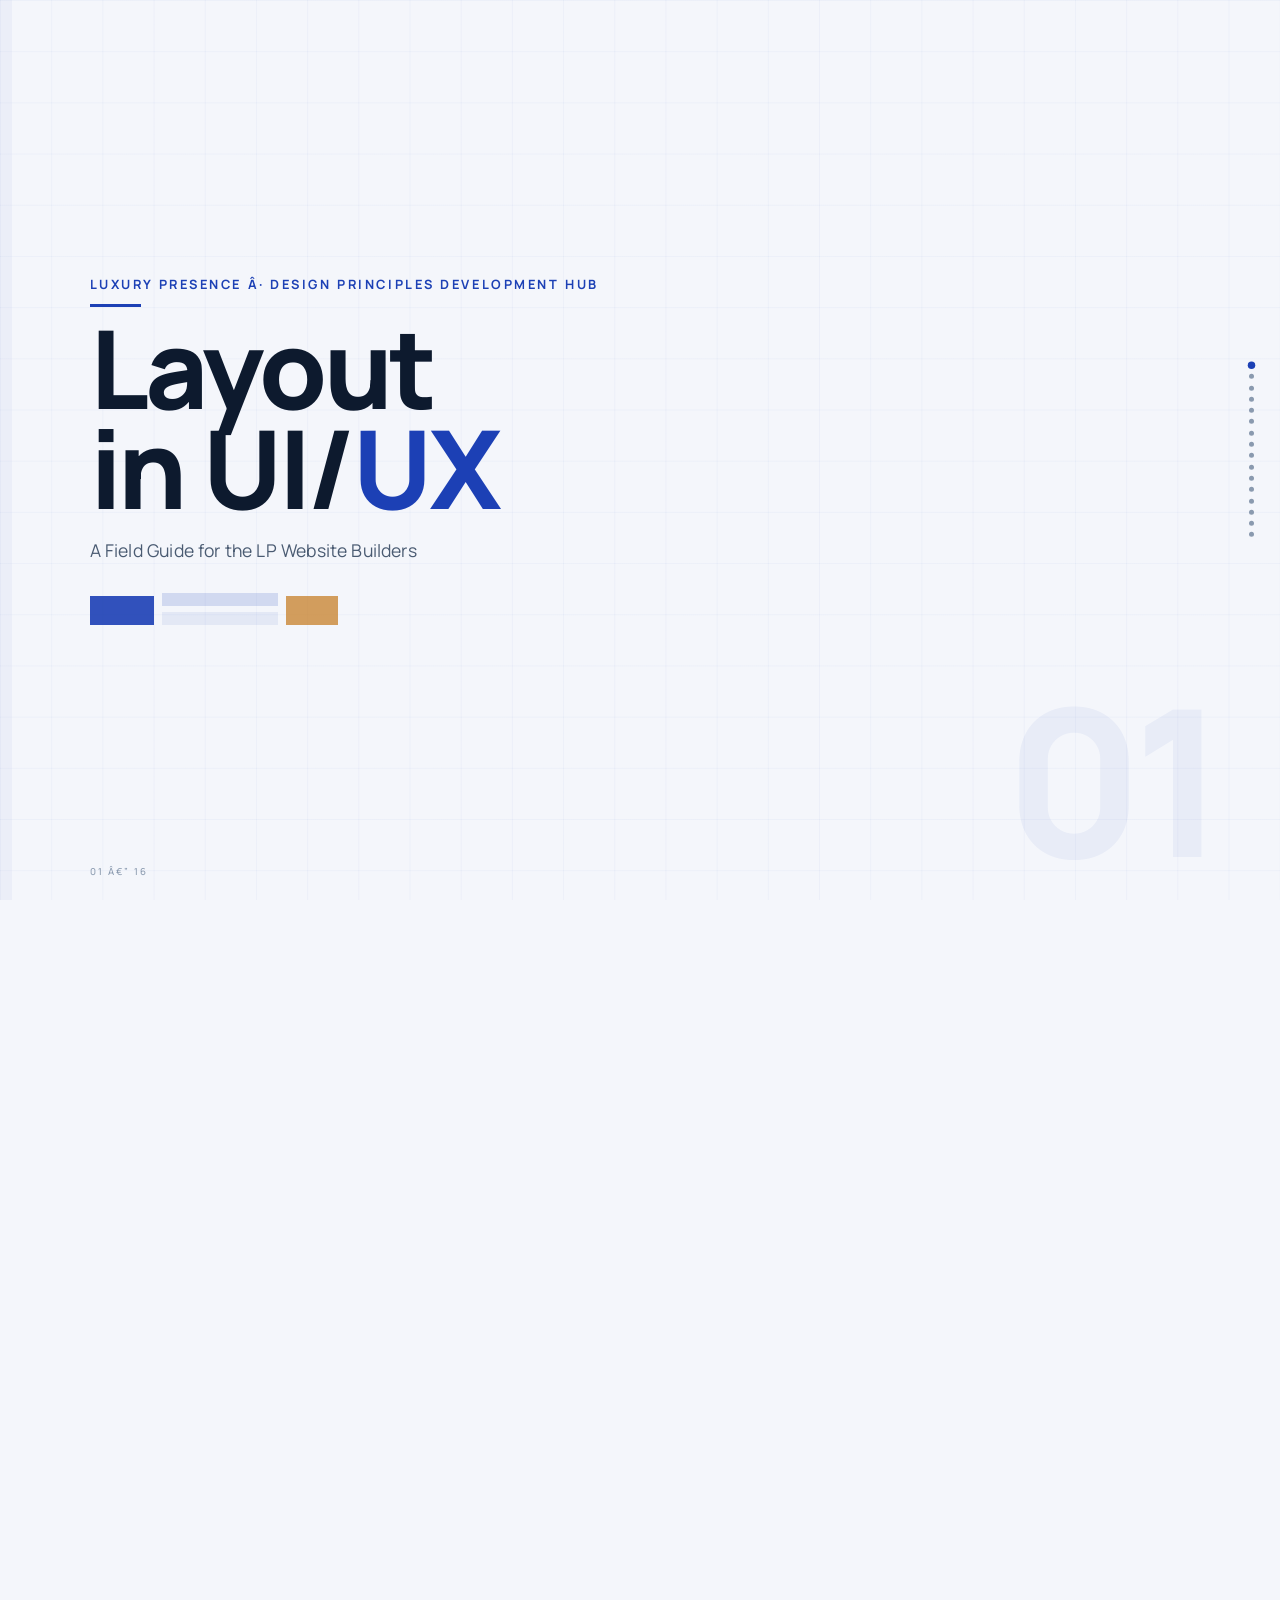
<file: presentations/lp-layout-guide.html>
﻿<!DOCTYPE html>
<html lang="en">
<head>
  <meta charset="UTF-8">
  <meta name="viewport" content="width=device-width, initial-scale=1.0">
  <title>Layout in UI/UX Design â€” LP Design Team</title>
  <link rel="preconnect" href="https://fonts.googleapis.com">
  <link rel="preconnect" href="https://fonts.gstatic.com" crossorigin>
  <link href="https://fonts.googleapis.com/css2?family=Manrope:wght@300;400;500;700;800&display=swap" rel="stylesheet">
  <style>
  /* === VIEWPORT BASE === */
  html, body { height: 100%; overflow-x: hidden; }
  html { scroll-snap-type: y mandatory; scroll-behavior: smooth; }
  .slide {
    width: 100vw; height: 100vh; height: 100dvh;
    overflow: hidden; scroll-snap-align: start;
    display: flex; flex-direction: column; position: relative;
  }
  .slide-content {
    flex: 1; display: flex; flex-direction: column;
    justify-content: center; max-height: 100%; overflow: hidden;
    padding: var(--pad);
  }
  :root {
    --pad: clamp(1.25rem, 5vw, 5rem);
    --pad-l: clamp(2rem, 7vw, 7rem);
    --title: clamp(1.5rem, 5vw, 4rem);
    --h2: clamp(1.75rem, 4.5vw, 3.75rem);
    --body: clamp(0.75rem, 1.5vw, 1.1rem);
    --sm: clamp(0.62rem, 1vw, 0.85rem);
    --bg: #F4F6FB;
    --card: #FFFFFF;
    --ink: #0D1A2E;
    --ink2: #4A5B72;
    --ink3: #8A9AAF;
    --blue: #1C40B5;
    --blue-dim: rgba(28,64,181,0.08);
    --blue-mid: rgba(28,64,181,0.16);
    --amber: #C5781A;
    --amber-dim: rgba(197,120,26,0.1);
    --font: 'Manrope', sans-serif;
  }
  @media (max-height: 700px) { :root { --pad: clamp(0.75rem,3vw,2rem); --h2: clamp(1.4rem,3.5vw,2.5rem); } }
  @media (max-height: 600px) { :root { --pad: clamp(0.5rem,2.5vw,1.5rem); --body: clamp(0.68rem,1.2vw,0.9rem); } .nav-dots { display: none; } }
  @media (prefers-reduced-motion: reduce) { *, *::before, *::after { animation-duration: 0.01ms !important; transition-duration: 0.2s !important; } html { scroll-behavior: auto; } }
  *, *::before, *::after { margin: 0; padding: 0; box-sizing: border-box; }
  body { background: var(--bg); font-family: var(--font); color: var(--ink); }

  /* === GRID BG DECORATION === */
  .grid-dec {
    position: absolute; inset: 0; pointer-events: none; z-index: 0;
    background-image:
      linear-gradient(rgba(28,64,181,0.035) 1px, transparent 1px),
      linear-gradient(90deg, rgba(28,64,181,0.035) 1px, transparent 1px);
    background-size: clamp(30px,4vw,52px) clamp(30px,4vw,52px);
  }
  /* column markers â€” 12 thin verticals at 1/12 increments */
  .col-dec {
    position: absolute; top: 0; bottom: 0; pointer-events: none; z-index: 0;
    display: flex; gap: 0;
  }
  .col-dec span {
    flex: 1; border-right: 1px solid rgba(28,64,181,0.04);
  }

  /* === CHROME === */
  #progress-bar {
    position: fixed; top: 0; left: 0; height: 3px;
    background: linear-gradient(90deg, var(--blue), var(--amber));
    transition: width 0.4s cubic-bezier(0.22,1,0.36,1); z-index: 100; pointer-events: none;
  }
  .nav-dots {
    position: fixed; right: clamp(0.875rem,2vw,1.75rem); top: 50%;
    transform: translateY(-50%); display: flex; flex-direction: column;
    gap: clamp(0.35rem,0.7vh,0.6rem); z-index: 100;
  }
  .nav-dot {
    width: 5px; height: 5px; border-radius: 50%;
    background: var(--ink3); border: none; cursor: pointer;
    transition: all 0.3s; padding: 0; outline: none;
  }
  .nav-dot.active { background: var(--blue); transform: scale(1.5); }
  .slide-counter {
    position: absolute; bottom: clamp(1.25rem,2.5vh,2rem); left: var(--pad-l);
    font-size: clamp(0.48rem,0.75vw,0.6rem); letter-spacing: 0.22em;
    text-transform: uppercase; color: var(--ink3); font-weight: 500;
  }

  /* === REVEAL (slide from left) === */
  .r { opacity: 0; transform: translateX(-22px); transition: opacity 0.65s cubic-bezier(0.22,1,0.36,1), transform 0.65s cubic-bezier(0.22,1,0.36,1); }
  .slide.visible .r { opacity: 1; transform: translateX(0); }
  .d1{transition-delay:.08s}.d2{transition-delay:.18s}.d3{transition-delay:.28s}
  .d4{transition-delay:.38s}.d5{transition-delay:.48s}.d6{transition-delay:.58s}
  .d7{transition-delay:.68s}.d8{transition-delay:.78s}

  /* === TOKENS === */
  .eyebrow { font-size: var(--sm); font-weight: 700; letter-spacing: 0.2em; text-transform: uppercase; color: var(--blue); }
  .eyebrow.amb { color: var(--amber); }
  .eyebrow.err { color: #B84040; }
  .rule { width: clamp(36px,4vw,56px); height: 3px; background: var(--blue); margin: clamp(0.5rem,1.2vh,1rem) 0; }
  .rule.amb { background: var(--amber); }
  .rule.err { background: #B84040; }

  .display { font-size: clamp(3rem,8.5vw,8rem); font-weight: 800; line-height: 0.92; color: var(--ink); letter-spacing: -0.03em; }
  .display .b { color: var(--blue); }
  .display .a { color: var(--amber); }
  .h2 { font-size: var(--h2); font-weight: 800; line-height: 0.95; color: var(--ink); letter-spacing: -0.025em; }
  .h2 .b { color: var(--blue); }
  .h2 .a { color: var(--amber); }
  .h2 .e { color: #B84040; }
  .body-p { font-size: var(--body); font-weight: 400; color: var(--ink2); line-height: 1.65; max-width: 52ch; }

  .card { background: var(--card); border: 1px solid rgba(28,64,181,0.1); padding: clamp(0.875rem,2vw,1.75rem); }
  .card.blue { border-color: rgba(28,64,181,0.2); border-top: 3px solid var(--blue); }
  .card.amb { border-color: rgba(197,120,26,0.2); border-top: 3px solid var(--amber); }
  .card.err { border-color: rgba(184,64,64,0.18); border-top: 3px solid #B84040; }
  .card-lbl { font-size: var(--sm); font-weight: 700; letter-spacing: 0.14em; text-transform: uppercase; margin-bottom: 0.55em; }
  .card-body { font-size: clamp(0.65rem,1.2vw,0.9rem); font-weight: 400; color: var(--ink2); line-height: 1.55; }

  .tag { display: inline-flex; align-items: center; gap: 0.35em; padding: 0.2em 0.65em; font-size: clamp(0.52rem,0.78vw,0.64rem); font-weight: 700; letter-spacing: 0.14em; text-transform: uppercase; }
  .tag.do { background: var(--blue-dim); color: var(--blue); border: 1.5px solid rgba(28,64,181,0.25); }
  .tag.dont { background: rgba(184,64,64,0.08); color: #B84040; border: 1.5px solid rgba(184,64,64,0.22); }

  .frow { display: flex; align-items: flex-start; gap: clamp(0.6rem,1.4vw,1.2rem); padding: clamp(0.55rem,1.1vh,0.9rem) 0; border-bottom: 1px solid rgba(28,64,181,0.08); }
  .frow:last-child { border-bottom: none; }
  .fnum { font-size: clamp(1rem,2vw,1.6rem); font-weight: 800; color: var(--blue); line-height: 1; flex-shrink: 0; width: clamp(1.4rem,2.4vw,2rem); letter-spacing: -0.03em; }
  .fnum.a { color: var(--amber); }
  .fnum.e { color: #B84040; }
  .ftitle { font-size: var(--body); font-weight: 700; color: var(--ink); margin-bottom: 0.18em; }
  .fbody { font-size: clamp(0.64rem,1.15vw,0.87rem); font-weight: 400; color: var(--ink2); line-height: 1.55; }

  .two { display: grid; grid-template-columns: 1fr 1fr; gap: clamp(0.75rem,2vw,1.75rem); }
  .three { display: grid; grid-template-columns: repeat(3,1fr); gap: clamp(0.6rem,1.5vw,1.25rem); }
  @media (max-width: 700px) { .two, .three { grid-template-columns: 1fr; } }

  /* large ghost number decoration */
  .ghost-num {
    position: absolute; right: clamp(2rem,5vw,5rem); bottom: clamp(1rem,2vh,2rem);
    font-size: clamp(6rem,16vw,14rem); font-weight: 800; color: rgba(28,64,181,0.05);
    line-height: 1; pointer-events: none; letter-spacing: -0.05em; z-index: 0;
    user-select: none;
  }

  /* vertical left bar on headings */
  .bar-head { border-left: 4px solid var(--blue); padding-left: clamp(0.75rem,1.5vw,1.25rem); }

  /* hierarchy diagram */
  .hier { display: flex; flex-direction: column; gap: 0; }
  .hier-row {
    display: flex; align-items: center; gap: clamp(0.5rem,1.2vw,1rem);
    padding: clamp(0.4rem,0.8vh,0.65rem) 0;
    border-bottom: 1px solid rgba(28,64,181,0.07);
  }
  .hier-row:last-child { border-bottom: none; }
  .hier-num { font-size: var(--sm); font-weight: 800; color: var(--blue); width: clamp(1.2rem,2vw,1.8rem); flex-shrink: 0; letter-spacing: -0.02em; }
  .hier-bar { height: clamp(4px,0.8vh,7px); background: var(--blue); flex-shrink: 0; border-radius: 1px; }
  .hier-label { font-size: var(--body); font-weight: 700; color: var(--ink); white-space: nowrap; }
  .hier-sub { font-size: clamp(0.62rem,1.1vw,0.85rem); font-weight: 400; color: var(--ink2); }

  /* section type vocab grid */
  .vocab-grid { display: grid; grid-template-columns: repeat(3,1fr); gap: clamp(0.5rem,1.2vw,1rem); }
  @media (max-width: 700px) { .vocab-grid { grid-template-columns: 1fr 1fr; } }
  .vocab-card {
    background: var(--card); border: 1px solid rgba(28,64,181,0.1);
    padding: clamp(0.65rem,1.4vw,1.1rem); position: relative; overflow: hidden;
  }
  .vocab-card::after {
    content: ''; position: absolute; bottom: 0; left: 0; right: 0;
    height: 3px; background: var(--blue); transform: scaleX(0);
    transform-origin: left; transition: transform 0.3s cubic-bezier(0.22,1,0.36,1);
  }
  .vocab-card:hover::after { transform: scaleX(1); }
  .vocab-icon { width: clamp(28px,2.4vw,38px); height: clamp(14px,1.2vw,19px); margin-bottom: 0.5em; background: var(--blue-dim); position: relative; }
  .vocab-icon.hero { height: clamp(18px,1.6vw,26px); background: var(--blue-mid); }
  .vocab-icon.split { background: linear-gradient(90deg, var(--blue-mid) 50%, var(--blue-dim) 50%); }
  .vocab-icon.gallery { background: repeating-linear-gradient(90deg, var(--blue-dim) 0, var(--blue-dim) 30%, transparent 30%, transparent 33%); }
  .vocab-icon.stat { display: flex; align-items: flex-end; gap: 2px; background: none; }
  .vocab-icon.stat span { background: var(--blue-mid); flex: 1; }
  .vocab-name { font-size: var(--sm); font-weight: 700; color: var(--ink); margin-bottom: 0.2em; }
  .vocab-desc { font-size: clamp(0.58rem,1vw,0.78rem); color: var(--ink2); line-height: 1.45; }

  /* checklist */
  .chklist { list-style: none; display: flex; flex-direction: column; gap: clamp(0.38rem,0.9vh,0.7rem); }
  .chklist li { display: flex; align-items: flex-start; gap: 0.6em; font-size: var(--body); font-weight: 400; color: var(--ink2); line-height: 1.5; }
  .chklist li::before { content: 'â–¡'; color: var(--blue); flex-shrink: 0; font-size: 0.82em; margin-top: 0.1em; font-weight: 700; }

  /* closing dark bg */
  .slide.dark { background: #0D1A2E; }
  .slide.dark .grid-dec { background-image: linear-gradient(rgba(255,255,255,0.03) 1px,transparent 1px), linear-gradient(90deg,rgba(255,255,255,0.03) 1px,transparent 1px); background-size: clamp(30px,4vw,52px) clamp(30px,4vw,52px); }
  .slide.dark .h2, .slide.dark .display { color: #E8EDF5; }
  .slide.dark .body-p { color: #7A8CA0; }
  .slide.dark .eyebrow { color: #6B8AE8; }
  .slide.dark .rule { background: #6B8AE8; }
  .slide.dark .ghost-num { color: rgba(255,255,255,0.04); }
  .slide.dark .slide-counter { color: rgba(255,255,255,0.2); }
  </style>
</head>
<body>

<div id="progress-bar" style="width:0%"></div>
<nav class="nav-dots" aria-label="Slide navigation" id="nav-dots"></nav>

<!-- â•â•â•â•â•â•â•â•â•â•â•â•â•â•â•â•â•â•â•â•â•â•â•â•â•â•â•â•â•â•â•â•â•â•â•â•â•â•â• -->
<!-- SLIDE 1: TITLE -->
<!-- â•â•â•â•â•â•â•â•â•â•â•â•â•â•â•â•â•â•â•â•â•â•â•â•â•â•â•â•â•â•â•â•â•â•â•â•â•â•â• -->
<section class="slide" data-index="0">
  <div class="grid-dec"></div>
  <div class="col-dec" aria-hidden="true">
    <span></span><span></span><span></span><span></span>
    <span></span><span></span><span></span><span></span>
    <span></span><span></span><span></span><span></span>
  </div>
  <div class="ghost-num">01</div>
  <div class="slide-content" style="position:relative;z-index:1;padding-left:var(--pad-l)">
    <div class="eyebrow r d1">Luxury Presence Â· Design Principles Development Hub</div>
    <div class="rule r d2"></div>
    <h1 class="display r d3">Layout<br>in UI/<span class="b">UX</span></h1>
    <p class="r d4" style="font-size:var(--body);font-weight:400;color:var(--ink2);margin-top:clamp(0.875rem,2.2vh,1.75rem);letter-spacing:0.01em;max-width:40ch">A Field Guide for the LP Website Builders</p>
    <!-- mini grid diagram -->
    <div class="r d5" style="display:flex;gap:clamp(0.35rem,0.7vw,0.55rem);margin-top:clamp(1.25rem,3.5vh,2.75rem);align-items:flex-end">
      <div style="width:clamp(48px,5vw,72px);height:clamp(28px,3.2vh,42px);background:var(--blue);opacity:0.9"></div>
      <div style="display:flex;flex-direction:column;gap:clamp(0.25rem,0.5vw,0.4rem)">
        <div style="width:clamp(80px,9vw,120px);height:clamp(12px,1.4vh,18px);background:var(--blue-mid)"></div>
        <div style="width:clamp(80px,9vw,120px);height:clamp(12px,1.4vh,18px);background:var(--blue-dim)"></div>
      </div>
      <div style="width:clamp(36px,4vw,54px);height:clamp(28px,3.2vh,42px);background:var(--amber);opacity:0.7"></div>
    </div>
  </div>
  <div class="slide-counter">01 â€” 16</div>
</section>

<!-- â•â•â•â•â•â•â•â•â•â•â•â•â•â•â•â•â•â•â•â•â•â•â•â•â•â•â•â•â•â•â•â•â•â•â•â•â•â•â• -->
<!-- SLIDE 2: WHY LAYOUT MATTERS -->
<!-- â•â•â•â•â•â•â•â•â•â•â•â•â•â•â•â•â•â•â•â•â•â•â•â•â•â•â•â•â•â•â•â•â•â•â•â•â•â•â• -->
<section class="slide" data-index="1">
  <div class="grid-dec"></div>
  <div class="ghost-num">02</div>
  <div class="slide-content" style="position:relative;z-index:1;padding-left:var(--pad-l)">
    <div class="eyebrow r d1">Foundation</div>
    <div class="rule r d2"></div>
    <h2 class="h2 r d3">Structure is the<br>Silent <span class="b">Architect</span></h2>
    <p class="body-p r d4" style="margin-top:clamp(0.65rem,1.8vh,1.35rem)">A visitor never consciously notices good layout â€” but they feel its absence instantly. Structure is what separates a site that converts from one that confuses.</p>
    <div style="margin-top:clamp(0.875rem,2vh,1.75rem)">
      <div class="frow r d5">
        <span class="fnum">01</span>
        <div><div class="ftitle">Structure guides the eye</div><div class="fbody">Layout tells visitors where to look next â€” without any explicit instruction. A clear structure creates a reading path from hero to CTA.</div></div>
      </div>
      <div class="frow r d6">
        <span class="fnum">02</span>
        <div><div class="ftitle">Hierarchy signals priority</div><div class="fbody">What's biggest commands attention first. What's spaced far apart is understood as separate. Layout communicates meaning before words do.</div></div>
      </div>
      <div class="frow r d7">
        <span class="fnum">03</span>
        <div><div class="ftitle">Rhythm creates trust</div><div class="fbody">Predictable â€” but not monotonous â€” patterns in section structure make a site feel intentional and professionally built.</div></div>
      </div>
    </div>
  </div>
  <div class="slide-counter">02 â€” 16</div>
</section>

<!-- â•â•â•â•â•â•â•â•â•â•â•â•â•â•â•â•â•â•â•â•â•â•â•â•â•â•â•â•â•â•â•â•â•â•â•â•â•â•â• -->
<!-- SLIDE 3: FIVE-LEVEL HIERARCHY -->
<!-- â•â•â•â•â•â•â•â•â•â•â•â•â•â•â•â•â•â•â•â•â•â•â•â•â•â•â•â•â•â•â•â•â•â•â•â•â•â•â• -->
<section class="slide" data-index="2">
  <div class="grid-dec"></div>
  <div class="ghost-num">03</div>
  <div class="slide-content" style="position:relative;z-index:1;padding-left:var(--pad-l)">
    <div class="eyebrow r d1">Content Hierarchy</div>
    <div class="rule r d2"></div>
    <h2 class="h2 r d3">The Five-Level<br>Page <span class="b">Structure</span></h2>
    <p class="body-p r d4" style="margin-top:clamp(0.65rem,1.8vh,1.35rem);margin-bottom:clamp(0.65rem,1.8vh,1.35rem)">Every LP page should follow this arc. Each level leads the visitor to the next â€” no dead ends, no guesswork.</p>
    <div class="hier r d5">
      <div class="hier-row">
        <span class="hier-num">01</span>
        <div class="hier-bar" style="width:clamp(50px,9vw,130px)"></div>
        <span class="hier-label">Hero</span>
        <span class="hier-sub">â€” immediate visual impact, brand tone, first impression</span>
      </div>
      <div class="hier-row">
        <span class="hier-num">02</span>
        <div class="hier-bar" style="width:clamp(44px,8vw,116px);opacity:0.8"></div>
        <span class="hier-label">Intro / Value Prop</span>
        <span class="hier-sub">â€” who this agent is and what makes them different</span>
      </div>
      <div class="hier-row">
        <span class="hier-num">03</span>
        <div class="hier-bar" style="width:clamp(36px,6.5vw,94px);opacity:0.65"></div>
        <span class="hier-label">Supporting Content</span>
        <span class="hier-sub">â€” listings, services, specializations, areas</span>
      </div>
      <div class="hier-row">
        <span class="hier-num">04</span>
        <div class="hier-bar" style="width:clamp(28px,5vw,72px);opacity:0.5"></div>
        <span class="hier-label">Social Proof</span>
        <span class="hier-sub">â€” testimonials, awards, media mentions</span>
      </div>
      <div class="hier-row">
        <span class="hier-num">05</span>
        <div class="hier-bar" style="width:clamp(22px,4vw,58px);background:var(--amber)"></div>
        <span class="hier-label" style="color:var(--amber)">CTA</span>
        <span class="hier-sub">â€” one clear next step: contact, search, schedule</span>
      </div>
    </div>
  </div>
  <div class="slide-counter">03 â€” 16</div>
</section>

<!-- â•â•â•â•â•â•â•â•â•â•â•â•â•â•â•â•â•â•â•â•â•â•â•â•â•â•â•â•â•â•â•â•â•â•â•â•â•â•â• -->
<!-- SLIDE 4: HERO SECTION -->
<!-- â•â•â•â•â•â•â•â•â•â•â•â•â•â•â•â•â•â•â•â•â•â•â•â•â•â•â•â•â•â•â•â•â•â•â•â•â•â•â• -->
<section class="slide" data-index="3">
  <div class="grid-dec"></div>
  <div class="ghost-num">04</div>
  <div class="slide-content" style="position:relative;z-index:1;padding-left:var(--pad-l)">
    <div class="eyebrow r d1">The Hero</div>
    <div class="rule r d2"></div>
    <h2 class="h2 r d3">First Impressions<br>Are <span class="a">Irreversible</span></h2>
    <p class="body-p r d4" style="margin-top:clamp(0.65rem,1.8vh,1.35rem)">The hero section (full-bleed image, video background, or property slider) sets the entire tone of the site. It should be high-res, properly cropped, and make an immediate visual impact. Visitors form a judgment about the brand in under 50ms.</p>
    <div class="three r d5" style="margin-top:clamp(0.875rem,2.2vh,1.75rem)">
      <div class="card blue">
        <div class="card-lbl" style="color:var(--blue)">Full-Bleed Image</div>
        <div class="card-body">One powerful property shot or lifestyle image. No competing elements. Text overlay with strong contrast ratio. A single, clear headline.</div>
      </div>
      <div class="card blue">
        <div class="card-lbl" style="color:var(--blue)">Property Slider</div>
        <div class="card-body">Curated selection of 3â€“5 featured listings. Auto-advance at 4â€“6s. Consistent crop and aspect ratio across all slides. Price + address overlay.</div>
      </div>
      <div class="card blue">
        <div class="card-lbl" style="color:var(--blue)">Video Background</div>
        <div class="card-body">Looping, muted, high-quality footage. 15â€“30s loop length. Must have a static fallback for reduced-motion. Never use stock footage that looks generic.</div>
      </div>
    </div>
  </div>
  <div class="slide-counter">04 â€” 16</div>
</section>

<!-- â•â•â•â•â•â•â•â•â•â•â•â•â•â•â•â•â•â•â•â•â•â•â•â•â•â•â•â•â•â•â•â•â•â•â•â•â•â•â• -->
<!-- SLIDE 5: SECTION TYPE VOCABULARY -->
<!-- â•â•â•â•â•â•â•â•â•â•â•â•â•â•â•â•â•â•â•â•â•â•â•â•â•â•â•â•â•â•â•â•â•â•â•â•â•â•â• -->
<section class="slide" data-index="4">
  <div class="grid-dec"></div>
  <div class="ghost-num">05</div>
  <div class="slide-content" style="position:relative;z-index:1;padding-left:var(--pad-l)">
    <div class="eyebrow r d1">Vocabulary</div>
    <div class="rule r d2"></div>
    <h2 class="h2 r d3">Section Types<br>Every LP Builder <span class="b">Needs</span></h2>
    <p class="body-p r d4" style="margin-top:clamp(0.65rem,1.8vh,1.35rem);margin-bottom:clamp(0.65rem,1.8vh,1.35rem)">These are the building blocks. Knowing each type â€” and when to use or avoid it â€” is the foundation of good page composition.</p>
    <div class="vocab-grid r d5">
      <div class="vocab-card">
        <div class="vocab-icon hero"></div>
        <div class="vocab-name">Full-Bleed Hero</div>
        <div class="vocab-desc">Edge-to-edge image or video. Sets brand tone. Use once â€” at the top.</div>
      </div>
      <div class="vocab-card">
        <div class="vocab-icon split"></div>
        <div class="vocab-name">Split Block</div>
        <div class="vocab-desc">50/50 content + image. Creates visual balance. Alternate L/R direction.</div>
      </div>
      <div class="vocab-card">
        <div class="vocab-icon gallery"></div>
        <div class="vocab-name">Gallery / Grid</div>
        <div class="vocab-desc">3â€“6 listing cards or photos. Provides rhythm break after text-heavy sections.</div>
      </div>
      <div class="vocab-card">
        <div class="vocab-icon"></div>
        <div class="vocab-name">Contained Content</div>
        <div class="vocab-desc">Max-width text/bio centered in padded container. Breathable, editorial.</div>
      </div>
      <div class="vocab-card">
        <div class="vocab-icon stat"><span style="height:40%"></span><span style="height:70%"></span><span style="height:55%"></span><span style="height:90%"></span></div>
        <div class="vocab-name">Stat / Feature Bar</div>
        <div class="vocab-desc">2â€“4 numerical highlights. Strong visual anchor. Works after value prop.</div>
      </div>
      <div class="vocab-card">
        <div class="vocab-icon" style="background:linear-gradient(180deg,var(--blue-mid) 60%,var(--blue-dim) 100%)"></div>
        <div class="vocab-name">Testimonial Slider</div>
        <div class="vocab-desc">3+ rotating quotes with attribution. Social proof layer before final CTA.</div>
      </div>
    </div>
  </div>
  <div class="slide-counter">05 â€” 16</div>
</section>

<!-- â•â•â•â•â•â•â•â•â•â•â•â•â•â•â•â•â•â•â•â•â•â•â•â•â•â•â•â•â•â•â•â•â•â•â•â•â•â•â• -->
<!-- SLIDE 6: DO â€” ALTERNATE SECTION TYPES -->
<!-- â•â•â•â•â•â•â•â•â•â•â•â•â•â•â•â•â•â•â•â•â•â•â•â•â•â•â•â•â•â•â•â•â•â•â•â•â•â•â• -->
<section class="slide" data-index="5">
  <div class="grid-dec"></div>
  <div class="ghost-num">06</div>
  <div class="slide-content" style="position:relative;z-index:1;padding-left:var(--pad-l)">
    <div style="display:flex;align-items:center;gap:0.875rem;margin-bottom:clamp(0.4rem,1.2vh,0.875rem)" class="r d1"><span class="tag do">DO</span><span class="eyebrow" style="margin:0">Visual Rhythm</span></div>
    <div class="rule r d2"></div>
    <h2 class="h2 r d3">Alternate Section Types<br>for <span class="b">Visual Rhythm</span></h2>
    <p class="body-p r d4" style="margin-top:clamp(0.65rem,1.8vh,1.35rem)">Follow a full-bleed hero with a contained content section. Follow a split block with a gallery or testimonial slider. <strong style="font-weight:700;color:var(--ink)">Variety in section types keeps the scroll experience engaging.</strong></p>
    <!-- visual section rhythm diagram -->
    <div class="r d5" style="display:flex;flex-direction:column;gap:clamp(0.3rem,0.6vh,0.5rem);margin-top:clamp(0.875rem,2vh,1.75rem);max-width:520px">
      <div style="display:flex;align-items:center;gap:0.75rem">
        <div style="width:clamp(60px,8vw,100px);height:clamp(16px,2vh,24px);background:var(--blue);border-radius:1px;flex-shrink:0"></div>
        <span style="font-size:var(--sm);color:var(--blue);font-weight:700">Full-Bleed Hero</span>
      </div>
      <div style="display:flex;align-items:center;gap:0.75rem">
        <div style="width:clamp(60px,8vw,100px);height:clamp(16px,2vh,24px);background:linear-gradient(90deg,var(--blue-mid) 50%,var(--blue-dim) 50%);border-radius:1px;flex-shrink:0"></div>
        <span style="font-size:var(--sm);color:var(--ink2);font-weight:500">Split Block (text+image)</span>
      </div>
      <div style="display:flex;align-items:center;gap:0.75rem">
        <div style="width:clamp(60px,8vw,100px);height:clamp(16px,2vh,24px);background:repeating-linear-gradient(90deg,var(--blue-dim),var(--blue-dim) 30%,transparent 30%,transparent 34%);border-radius:1px;flex-shrink:0"></div>
        <span style="font-size:var(--sm);color:var(--ink2);font-weight:500">Listing Grid (3 cards)</span>
      </div>
      <div style="display:flex;align-items:center;gap:0.75rem">
        <div style="width:clamp(60px,8vw,100px);height:clamp(16px,2vh,24px);background:var(--amber);opacity:0.6;border-radius:1px;flex-shrink:0"></div>
        <span style="font-size:var(--sm);color:var(--amber);font-weight:700">Testimonial Slider</span>
      </div>
      <div style="display:flex;align-items:center;gap:0.75rem">
        <div style="width:clamp(60px,8vw,100px);height:clamp(16px,2vh,24px);background:var(--blue);border-radius:1px;flex-shrink:0"></div>
        <span style="font-size:var(--sm);color:var(--blue);font-weight:700">CTA Strip</span>
      </div>
    </div>
    <p class="r d6" style="font-size:var(--sm);font-weight:700;color:var(--blue);letter-spacing:0.1em;text-transform:uppercase;margin-top:clamp(0.65rem,1.5vh,1.25rem)">Varied rhythm â†’ Engaging scroll â†’ Higher conversion</p>
  </div>
  <div class="slide-counter">06 â€” 16</div>
</section>

<!-- â•â•â•â•â•â•â•â•â•â•â•â•â•â•â•â•â•â•â•â•â•â•â•â•â•â•â•â•â•â•â•â•â•â•â•â•â•â•â• -->
<!-- SLIDE 7: DO â€” STRONG HERO -->
<!-- â•â•â•â•â•â•â•â•â•â•â•â•â•â•â•â•â•â•â•â•â•â•â•â•â•â•â•â•â•â•â•â•â•â•â•â•â•â•â• -->
<section class="slide" data-index="6">
  <div class="grid-dec"></div>
  <div class="ghost-num">07</div>
  <div class="slide-content" style="position:relative;z-index:1;padding-left:var(--pad-l)">
    <div style="display:flex;align-items:center;gap:0.875rem;margin-bottom:clamp(0.4rem,1.2vh,0.875rem)" class="r d1"><span class="tag do">DO</span><span class="eyebrow" style="margin:0">Hero Section</span></div>
    <div class="rule r d2"></div>
    <h2 class="h2 r d3">Lead with a<br><span class="b">Strong Hero</span></h2>
    <p class="body-p r d4" style="margin-top:clamp(0.65rem,1.8vh,1.35rem)">The hero section sets the tone for the entire site. It should be high-res, properly cropped, and make an <strong style="font-weight:700;color:var(--ink)">immediate visual impact.</strong> This is not the place to save space or cut corners on image quality.</p>
    <div style="margin-top:clamp(0.875rem,2vh,1.75rem)">
      <div class="frow r d5">
        <span class="fnum">â€”</span>
        <div><div class="ftitle">Full-bleed: edge to edge, no surrounding white space</div><div class="fbody">The hero commands the full viewport. Any containment or visible margin around the hero image signals "template" immediately.</div></div>
      </div>
      <div class="frow r d6">
        <span class="fnum">â€”</span>
        <div><div class="ftitle">High-res, intentional crop at every breakpoint</div><div class="fbody">What works on desktop may cut off the subject on mobile. Define a deliberate focal point for each breakpoint â€” never rely on auto-crop.</div></div>
      </div>
      <div class="frow r d7">
        <span class="fnum">â€”</span>
        <div><div class="ftitle">One headline. One subline. One CTA.</div><div class="fbody">The hero is not a content section. It's a first impression. Every word and button that gets added competes with the visual impact you worked to create.</div></div>
      </div>
    </div>
  </div>
  <div class="slide-counter">07 â€” 16</div>
</section>

<!-- â•â•â•â•â•â•â•â•â•â•â•â•â•â•â•â•â•â•â•â•â•â•â•â•â•â•â•â•â•â•â•â•â•â•â•â•â•â•â• -->
<!-- SLIDE 8: DO â€” CONTENT HIERARCHY -->
<!-- â•â•â•â•â•â•â•â•â•â•â•â•â•â•â•â•â•â•â•â•â•â•â•â•â•â•â•â•â•â•â•â•â•â•â•â•â•â•â• -->
<section class="slide" data-index="7">
  <div class="grid-dec"></div>
  <div class="ghost-num">08</div>
  <div class="slide-content" style="position:relative;z-index:1;padding-left:var(--pad-l)">
    <div style="display:flex;align-items:center;gap:0.875rem;margin-bottom:clamp(0.4rem,1.2vh,0.875rem)" class="r d1"><span class="tag do">DO</span><span class="eyebrow" style="margin:0">Content Architecture</span></div>
    <div class="rule r d2"></div>
    <h2 class="h2 r d3">Maintain Clear<br><span class="b">Hierarchy</span> on Every Page</h2>
    <p class="body-p r d4" style="margin-top:clamp(0.65rem,1.8vh,1.35rem)">Hero â†’ Intro/Value Prop â†’ Supporting Content â†’ Social Proof â†’ CTA. <strong style="font-weight:700;color:var(--ink)">Each section should have one clear purpose.</strong> Mixing purposes in one section creates confusion.</p>
    <div class="two r d5" style="margin-top:clamp(0.875rem,2vh,1.75rem)">
      <div class="card blue">
        <div class="card-lbl" style="color:var(--blue)">One purpose per section</div>
        <div class="card-body">A section is either introducing, building trust, showcasing work, gathering leads, or prompting action. Never two at once. When a section tries to do everything, it does nothing effectively.</div>
      </div>
      <div class="card blue">
        <div class="card-lbl" style="color:var(--blue)">Sequential logic</div>
        <div class="card-body">Build trust before asking for action. Introduce before showcasing. Social proof before CTA. When sections are out of order, the visitor's confidence never builds to the point of converting.</div>
      </div>
      <div class="card">
        <div class="card-lbl" style="color:var(--ink2)">Label the purpose internally</div>
        <div class="card-body">Before building any section, ask: "What is the one job of this section?" If you can't answer in one sentence, the section needs to be split or cut.</div>
      </div>
      <div class="card">
        <div class="card-lbl" style="color:var(--ink2)">Navigate the page without reading</div>
        <div class="card-body">A well-structured page should be scannable at a glance. If someone skimming at 20% speed can't identify each section's purpose, the hierarchy has failed.</div>
      </div>
    </div>
  </div>
  <div class="slide-counter">08 â€” 16</div>
</section>

<!-- â•â•â•â•â•â•â•â•â•â•â•â•â•â•â•â•â•â•â•â•â•â•â•â•â•â•â•â•â•â•â•â•â•â•â•â•â•â•â• -->
<!-- SLIDE 9: DO â€” SPLIT BLOCKS -->
<!-- â•â•â•â•â•â•â•â•â•â•â•â•â•â•â•â•â•â•â•â•â•â•â•â•â•â•â•â•â•â•â•â•â•â•â•â•â•â•â• -->
<section class="slide" data-index="8">
  <div class="grid-dec"></div>
  <div class="ghost-num">09</div>
  <div class="slide-content" style="position:relative;z-index:1;padding-left:var(--pad-l)">
    <div style="display:flex;align-items:center;gap:0.875rem;margin-bottom:clamp(0.4rem,1.2vh,0.875rem)" class="r d1"><span class="tag do">DO</span><span class="eyebrow" style="margin:0">Split Blocks</span></div>
    <div class="rule r d2"></div>
    <h2 class="h2 r d3">Use Split Blocks<br>to Balance <span class="b">Imagery</span> with Text</h2>
    <p class="body-p r d4" style="margin-top:clamp(0.65rem,1.8vh,1.35rem)">Content left / image right (or vice versa) creates visual interest and avoids monotonous stacking. <strong style="font-weight:700;color:var(--ink)">Alternate the direction every time you use a split block.</strong></p>
    <!-- split block diagram -->
    <div class="r d5" style="display:flex;gap:clamp(0.75rem,2vw,1.5rem);margin-top:clamp(0.875rem,2.2vh,1.75rem)">
      <div style="flex:1">
        <div style="font-size:var(--sm);font-weight:700;color:var(--blue);letter-spacing:0.12em;text-transform:uppercase;margin-bottom:0.5em">Correct â€” Alternating</div>
        <div style="display:flex;flex-direction:column;gap:clamp(0.3rem,0.6vh,0.5rem)">
          <div style="display:flex;gap:3px;height:clamp(14px,1.8vh,22px)">
            <div style="flex:1;background:var(--blue-dim)"></div>
            <div style="flex:1;background:var(--blue-mid)"></div>
          </div>
          <div style="display:flex;gap:3px;height:clamp(14px,1.8vh,22px)">
            <div style="flex:1;background:var(--blue-mid)"></div>
            <div style="flex:1;background:var(--blue-dim)"></div>
          </div>
          <div style="display:flex;gap:3px;height:clamp(14px,1.8vh,22px)">
            <div style="flex:1;background:var(--blue-dim)"></div>
            <div style="flex:1;background:var(--blue-mid)"></div>
          </div>
        </div>
        <div style="font-size:clamp(0.55rem,0.9vw,0.72rem);color:var(--blue);margin-top:0.5em;font-weight:500">â†’ Dynamic, engaging scroll</div>
      </div>
      <div style="flex:1">
        <div style="font-size:var(--sm);font-weight:700;color:#B84040;letter-spacing:0.12em;text-transform:uppercase;margin-bottom:0.5em">Wrong â€” Same Direction</div>
        <div style="display:flex;flex-direction:column;gap:clamp(0.3rem,0.6vh,0.5rem)">
          <div style="display:flex;gap:3px;height:clamp(14px,1.8vh,22px)">
            <div style="flex:1;background:rgba(184,64,64,0.1)"></div>
            <div style="flex:1;background:rgba(184,64,64,0.2)"></div>
          </div>
          <div style="display:flex;gap:3px;height:clamp(14px,1.8vh,22px)">
            <div style="flex:1;background:rgba(184,64,64,0.1)"></div>
            <div style="flex:1;background:rgba(184,64,64,0.2)"></div>
          </div>
          <div style="display:flex;gap:3px;height:clamp(14px,1.8vh,22px)">
            <div style="flex:1;background:rgba(184,64,64,0.1)"></div>
            <div style="flex:1;background:rgba(184,64,64,0.2)"></div>
          </div>
        </div>
        <div style="font-size:clamp(0.55rem,0.9vw,0.72rem);color:#B84040;margin-top:0.5em;font-weight:500">â†’ Reads as copy-paste, lazy</div>
      </div>
    </div>
    <div class="frow r d6" style="margin-top:clamp(0.65rem,1.5vh,1.25rem)">
      <span class="fnum">â€”</span>
      <div><div class="ftitle">Mirror or mix in other section types between split blocks</div><div class="fbody">If you need to use two split blocks in a row, flip the direction AND insert a different section type between them when possible.</div></div>
    </div>
  </div>
  <div class="slide-counter">09 â€” 16</div>
</section>

<!-- â•â•â•â•â•â•â•â•â•â•â•â•â•â•â•â•â•â•â•â•â•â•â•â•â•â•â•â•â•â•â•â•â•â•â•â•â•â•â• -->
<!-- SLIDE 10: DO â€” GLOBAL CONSISTENCY -->
<!-- â•â•â•â•â•â•â•â•â•â•â•â•â•â•â•â•â•â•â•â•â•â•â•â•â•â•â•â•â•â•â•â•â•â•â•â•â•â•â• -->
<section class="slide" data-index="9">
  <div class="grid-dec"></div>
  <div class="ghost-num">10</div>
  <div class="slide-content" style="position:relative;z-index:1;padding-left:var(--pad-l)">
    <div style="display:flex;align-items:center;gap:0.875rem;margin-bottom:clamp(0.4rem,1.2vh,0.875rem)" class="r d1"><span class="tag do">DO</span><span class="eyebrow" style="margin:0">Global Elements</span></div>
    <div class="rule r d2"></div>
    <h2 class="h2 r d3">Check Global Elements<br>for <span class="b">Consistency</span></h2>
    <p class="body-p r d4" style="margin-top:clamp(0.65rem,1.8vh,1.35rem)">Check header, footer, contact modal, and navigation for consistency across all pages. <strong style="font-weight:700;color:var(--ink)">Global elements are seen on every page â€” inconsistency in them multiplies across the entire site.</strong></p>
    <div class="three r d5" style="margin-top:clamp(0.875rem,2.2vh,1.75rem)">
      <div class="card blue">
        <div class="card-lbl" style="color:var(--blue)">Header / Navigation</div>
        <div class="card-body">Same typeface, weight, and color treatment on every page. Active state on nav items. Logo size consistent. Mobile hamburger behavior identical sitewide.</div>
      </div>
      <div class="card blue">
        <div class="card-lbl" style="color:var(--blue)">Footer</div>
        <div class="card-body">Same layout, same links, same legal copy. Contact details match the header. Footer is often the last thing a visitor sees â€” don't let it look afterthought-designed.</div>
      </div>
      <div class="card blue">
        <div class="card-lbl" style="color:var(--blue)">Contact Modal</div>
        <div class="card-body">Same form on every page. Confirmation message styled consistently. Error states defined. Form inputs match the site's button and border style language.</div>
      </div>
    </div>
  </div>
  <div class="slide-counter">10 â€” 16</div>
</section>

<!-- â•â•â•â•â•â•â•â•â•â•â•â•â•â•â•â•â•â•â•â•â•â•â•â•â•â•â•â•â•â•â•â•â•â•â•â•â•â•â• -->
<!-- SLIDE 11: DON'T â€” STACK TEXT SECTIONS -->
<!-- â•â•â•â•â•â•â•â•â•â•â•â•â•â•â•â•â•â•â•â•â•â•â•â•â•â•â•â•â•â•â•â•â•â•â•â•â•â•â• -->
<section class="slide" data-index="10">
  <div class="grid-dec"></div>
  <div class="ghost-num">11</div>
  <div class="slide-content" style="position:relative;z-index:1;padding-left:var(--pad-l)">
    <div style="display:flex;align-items:center;gap:0.875rem;margin-bottom:clamp(0.4rem,1.2vh,0.875rem)" class="r d1"><span class="tag dont">DON'T</span><span class="eyebrow err" style="margin:0">Text Walls</span></div>
    <div class="rule err r d2"></div>
    <h2 class="h2 r d3">Don't Stack Multiple<br><span class="e">Text-Heavy</span> Sections</h2>
    <p class="body-p r d4" style="margin-top:clamp(0.65rem,1.8vh,1.35rem)">Two or three consecutive sections of just headlines and body copy without imagery or visual elements creates a wall of text. <strong style="font-weight:700;color:var(--ink)">Break it up with imagery, a gallery, or a testimonial block.</strong></p>
    <div class="two r d5" style="margin-top:clamp(0.875rem,2.2vh,1.75rem)">
      <div class="card err">
        <div class="card-lbl" style="color:#B84040">The "Content Dump" Pattern</div>
        <div style="display:flex;flex-direction:column;gap:clamp(0.3rem,0.6vh,0.5rem);margin-top:0.5em">
          <div style="height:clamp(10px,1.2vh,16px);background:rgba(184,64,64,0.15);width:90%"></div>
          <div style="height:clamp(6px,0.8vh,10px);background:rgba(184,64,64,0.08);width:80%"></div>
          <div style="height:clamp(6px,0.8vh,10px);background:rgba(184,64,64,0.08);width:95%"></div>
          <div style="height:clamp(10px,1.2vh,16px);background:rgba(184,64,64,0.15);width:85%"></div>
          <div style="height:clamp(6px,0.8vh,10px);background:rgba(184,64,64,0.08);width:70%"></div>
          <div style="height:clamp(6px,0.8vh,10px);background:rgba(184,64,64,0.08);width:90%"></div>
          <div style="height:clamp(10px,1.2vh,16px);background:rgba(184,64,64,0.15);width:80%"></div>
        </div>
        <div style="font-size:clamp(0.54rem,0.85vw,0.7rem);color:#B84040;margin-top:0.5em;font-weight:600">Text â†’ Text â†’ Text â†’ Visitor leaves</div>
      </div>
      <div class="card blue">
        <div class="card-lbl" style="color:var(--blue)">The Right Pattern</div>
        <div style="display:flex;flex-direction:column;gap:clamp(0.3rem,0.6vh,0.5rem);margin-top:0.5em">
          <div style="height:clamp(10px,1.2vh,16px);background:var(--blue-mid);width:90%"></div>
          <div style="height:clamp(6px,0.8vh,10px);background:var(--blue-dim);width:80%"></div>
          <div style="height:clamp(14px,1.8vh,22px);background:var(--blue-dim);width:100%;display:flex;gap:2px">
            <div style="flex:1;background:var(--blue-mid)"></div>
            <div style="flex:1;background:var(--blue-mid)"></div>
            <div style="flex:1;background:var(--blue-mid)"></div>
          </div>
          <div style="height:clamp(10px,1.2vh,16px);background:var(--blue-mid);width:85%"></div>
          <div style="height:clamp(6px,0.8vh,10px);background:var(--blue-dim);width:70%"></div>
        </div>
        <div style="font-size:clamp(0.54rem,0.85vw,0.7rem);color:var(--blue);margin-top:0.5em;font-weight:600">Text â†’ Visual break â†’ Text â†’ Engaged visitor</div>
      </div>
    </div>
  </div>
  <div class="slide-counter">11 â€” 16</div>
</section>

<!-- â•â•â•â•â•â•â•â•â•â•â•â•â•â•â•â•â•â•â•â•â•â•â•â•â•â•â•â•â•â•â•â•â•â•â•â•â•â•â• -->
<!-- SLIDE 12: DON'T â€” REPEAT SAME LAYOUT -->
<!-- â•â•â•â•â•â•â•â•â•â•â•â•â•â•â•â•â•â•â•â•â•â•â•â•â•â•â•â•â•â•â•â•â•â•â•â•â•â•â• -->
<section class="slide" data-index="11">
  <div class="grid-dec"></div>
  <div class="ghost-num">12</div>
  <div class="slide-content" style="position:relative;z-index:1;padding-left:var(--pad-l)">
    <div style="display:flex;align-items:center;gap:0.875rem;margin-bottom:clamp(0.4rem,1.2vh,0.875rem)" class="r d1"><span class="tag dont">DON'T</span><span class="eyebrow err" style="margin:0">Repetition</span></div>
    <div class="rule err r d2"></div>
    <h2 class="h2 r d3">Don't Use the Same<br><span class="e">Section Layout</span> Repeatedly</h2>
    <p class="body-p r d4" style="margin-top:clamp(0.65rem,1.8vh,1.35rem)">Three consecutive split blocks with the same left-text/right-image pattern reads as lazy. <strong style="font-weight:700;color:var(--ink)">Mirror, alternate, or mix in other section types.</strong></p>
    <div style="margin-top:clamp(0.875rem,2vh,1.75rem)">
      <div class="frow r d5">
        <span class="fnum e">â€”</span>
        <div><div class="ftitle">Repetition signals copy-paste, not craft</div><div class="fbody">When every section looks the same, visitors stop reading â€” they assume the content is the same too, even when it isn't.</div></div>
      </div>
      <div class="frow r d6">
        <span class="fnum e">â€”</span>
        <div><div class="ftitle">The "same three cards" trap</div><div class="fbody">A 3-card grid for services, then a 3-card grid for testimonials, then a 3-card grid for awards â€” all looking identical. Differentiate with size, background, or layout variation.</div></div>
      </div>
      <div class="frow r d7">
        <span class="fnum e">â€”</span>
        <div><div class="ftitle">The fix: break with a section of a different type</div><div class="fbody">After two split blocks, use a full-width gallery, a stat bar, or a contained quote block before returning to the split pattern.</div></div>
      </div>
    </div>
  </div>
  <div class="slide-counter">12 â€” 16</div>
</section>

<!-- â•â•â•â•â•â•â•â•â•â•â•â•â•â•â•â•â•â•â•â•â•â•â•â•â•â•â•â•â•â•â•â•â•â•â•â•â•â•â• -->
<!-- SLIDE 13: DON'T â€” CTA COLLISION -->
<!-- â•â•â•â•â•â•â•â•â•â•â•â•â•â•â•â•â•â•â•â•â•â•â•â•â•â•â•â•â•â•â•â•â•â•â•â•â•â•â• -->
<section class="slide" data-index="12">
  <div class="grid-dec"></div>
  <div class="ghost-num">13</div>
  <div class="slide-content" style="position:relative;z-index:1;padding-left:var(--pad-l)">
    <div style="display:flex;align-items:center;gap:0.875rem;margin-bottom:clamp(0.4rem,1.2vh,0.875rem)" class="r d1"><span class="tag dont">DON'T</span><span class="eyebrow err" style="margin:0">CTA Collision</span></div>
    <div class="rule err r d2"></div>
    <h2 class="h2 r d3">Don't Place Two CTA-Heavy<br>Sections <span class="e">Next to Each Other</span></h2>
    <p class="body-p r d4" style="margin-top:clamp(0.65rem,1.8vh,1.35rem)">If one section has a "Contact Us" button and the next has a "Schedule a Consultation" button, the user doesn't know which to click. <strong style="font-weight:700;color:var(--ink)">Consolidate or space them out.</strong></p>
    <div class="two r d5" style="margin-top:clamp(0.875rem,2.2vh,1.75rem)">
      <div class="card err">
        <div class="card-lbl" style="color:#B84040">CTA Collision</div>
        <div style="display:flex;flex-direction:column;gap:0.4em">
          <div style="background:rgba(184,64,64,0.12);border:1px solid rgba(184,64,64,0.2);padding:0.3em 0.6em;font-size:var(--sm);color:#B84040;font-weight:700;text-align:center">Contact Us â†’</div>
          <div style="background:rgba(184,64,64,0.12);border:1px solid rgba(184,64,64,0.2);padding:0.3em 0.6em;font-size:var(--sm);color:#B84040;font-weight:700;text-align:center">Schedule a Consultation â†’</div>
          <div style="background:rgba(184,64,64,0.12);border:1px solid rgba(184,64,64,0.2);padding:0.3em 0.6em;font-size:var(--sm);color:#B84040;font-weight:700;text-align:center">Get in Touch â†’</div>
        </div>
        <div class="card-body" style="margin-top:0.6em">Three competing CTAs. Visitor paralysis: which one do I click?</div>
      </div>
      <div class="card blue">
        <div class="card-lbl" style="color:var(--blue)">One CTA, One Purpose</div>
        <div class="card-body" style="margin-bottom:0.75em">Choose one primary action. All other CTAs should be secondary, visually quieter, or removed entirely.</div>
        <div style="display:flex;flex-direction:column;gap:0.4em">
          <div style="background:var(--blue);padding:0.3em 0.6em;font-size:var(--sm);color:white;font-weight:700;text-align:center">Schedule a Consultation â†’</div>
          <div style="border:1px solid rgba(28,64,181,0.2);padding:0.3em 0.6em;font-size:var(--sm);color:var(--blue);font-weight:500;text-align:center">Or contact us directly</div>
        </div>
      </div>
    </div>
  </div>
  <div class="slide-counter">13 â€” 16</div>
</section>

<!-- â•â•â•â•â•â•â•â•â•â•â•â•â•â•â•â•â•â•â•â•â•â•â•â•â•â•â•â•â•â•â•â•â•â•â•â•â•â•â• -->
<!-- SLIDE 14: DON'T â€” ORPHAN SECTIONS -->
<!-- â•â•â•â•â•â•â•â•â•â•â•â•â•â•â•â•â•â•â•â•â•â•â•â•â•â•â•â•â•â•â•â•â•â•â•â•â•â•â• -->
<section class="slide" data-index="13">
  <div class="grid-dec"></div>
  <div class="ghost-num">14</div>
  <div class="slide-content" style="position:relative;z-index:1;padding-left:var(--pad-l)">
    <div style="display:flex;align-items:center;gap:0.875rem;margin-bottom:clamp(0.4rem,1.2vh,0.875rem)" class="r d1"><span class="tag dont">DON'T</span><span class="eyebrow err" style="margin:0">Incomplete Sections</span></div>
    <div class="rule err r d2"></div>
    <h2 class="h2 r d3">Don't Leave<br><span class="e">Orphan Sections</span></h2>
    <p class="body-p r d4" style="margin-top:clamp(0.65rem,1.8vh,1.35rem)">A single testimonial, one blog card, or a lonely stat looks incomplete. <strong style="font-weight:700;color:var(--ink)">Minimum 2â€“3 items per section â€” or remove the section entirely.</strong></p>
    <div class="two r d5" style="margin-top:clamp(0.875rem,2.2vh,1.75rem)">
      <div class="card err">
        <div class="card-lbl" style="color:#B84040">Orphan Examples</div>
        <div style="display:flex;flex-direction:column;gap:0.4em">
          <div class="card-body">â€” One lonely testimonial card centered on the page</div>
          <div class="card-body">â€” A blog section with 1 post ("Latest Article")</div>
          <div class="card-body">â€” A stat bar with a single number: "500+ Homes Sold"</div>
          <div class="card-body">â€” An awards section with one logo</div>
          <div class="card-body">â€” A neighborhood section with 1 area listed</div>
        </div>
      </div>
      <div class="card blue">
        <div class="card-lbl" style="color:var(--blue)">The Fix</div>
        <div style="display:flex;flex-direction:column;gap:0.4em">
          <div class="card-body">â†’ Combine sparse items: one testimonial + stat becomes a "Results" section</div>
          <div class="card-body">â†’ Set a content minimum before building the section</div>
          <div class="card-body">â†’ If content doesn't exist yet: remove the section, not add filler</div>
          <div class="card-body">â†’ Award logos: minimum 3, or incorporate into bio text instead</div>
          <div class="card-body">â†’ 2â€“3 blog posts minimum, or skip the blog section entirely</div>
        </div>
      </div>
    </div>
  </div>
  <div class="slide-counter">14 â€” 16</div>
</section>

<!-- â•â•â•â•â•â•â•â•â•â•â•â•â•â•â•â•â•â•â•â•â•â•â•â•â•â•â•â•â•â•â•â•â•â•â•â•â•â•â• -->
<!-- SLIDE 15: SELF-AUDIT CHECKLIST -->
<!-- â•â•â•â•â•â•â•â•â•â•â•â•â•â•â•â•â•â•â•â•â•â•â•â•â•â•â•â•â•â•â•â•â•â•â•â•â•â•â• -->
<section class="slide" data-index="14">
  <div class="grid-dec"></div>
  <div class="ghost-num">15</div>
  <div class="slide-content" style="position:relative;z-index:1;padding-left:var(--pad-l)">
    <div class="eyebrow r d1">Review</div>
    <div class="rule r d2"></div>
    <h2 class="h2 r d3">Before You Send<br>the <span class="b">Preview Link</span></h2>
    <div class="two r d4" style="margin-top:clamp(0.875rem,2.2vh,1.75rem)">
      <ul class="chklist">
        <li>Does the page have a clear Hero â†’ Value â†’ Proof â†’ CTA arc?</li>
        <li>Does every section have one and only one purpose?</li>
        <li>Are section types varied throughout the scroll?</li>
        <li>Are split blocks alternating left/right direction?</li>
        <li>Is there ever more than one CTA-heavy section in a row?</li>
      </ul>
      <ul class="chklist">
        <li>Does every section have at least 2â€“3 content items?</li>
        <li>Is there any text-only section running 2+ in a row?</li>
        <li>Is the hero full-bleed, high-res, and properly cropped?</li>
        <li>Are header, footer, and nav consistent across all pages?</li>
        <li>Could a visitor scan the page and understand its structure in 5s?</li>
      </ul>
    </div>
  </div>
  <div class="slide-counter">15 â€” 16</div>
</section>

<!-- â•â•â•â•â•â•â•â•â•â•â•â•â•â•â•â•â•â•â•â•â•â•â•â•â•â•â•â•â•â•â•â•â•â•â•â•â•â•â• -->
<!-- SLIDE 16: CLOSING -->
<!-- â•â•â•â•â•â•â•â•â•â•â•â•â•â•â•â•â•â•â•â•â•â•â•â•â•â•â•â•â•â•â•â•â•â•â•â•â•â•â• -->
<section class="slide dark" data-index="15">
  <div class="grid-dec"></div>
  <div class="ghost-num" style="color:rgba(255,255,255,0.04)">16</div>
  <div class="slide-content" style="position:relative;z-index:1;padding-left:var(--pad-l)">
    <div class="eyebrow r d1" style="color:#6B8AE8">Luxury Presence Â· Design Team</div>
    <div class="rule r d2"></div>
    <h1 class="display r d3" style="color:#E8EDF5">Structure<br>is <span style="color:#6B8AE8">Strategy.</span></h1>
    <p class="r d4" style="font-size:var(--body);font-weight:400;color:#7A8CA0;margin-top:clamp(0.875rem,2.2vh,1.75rem);max-width:46ch;line-height:1.65">Every layout decision shapes the visitor's confidence in the agent. A structured page builds trust. An unstructured page loses it â€” before a single word is read.</p>
    <div class="r d5" style="display:flex;align-items:center;gap:clamp(0.5rem,1.5vw,1.25rem);margin-top:clamp(1.5rem,4vh,3rem)">
      <div style="height:2px;flex:1;max-width:clamp(32px,6vw,80px);background:linear-gradient(90deg,transparent,#6B8AE8)"></div>
      <div style="font-size:clamp(0.6rem,1vw,0.8rem);font-weight:700;color:#6B8AE8;letter-spacing:0.16em;text-transform:uppercase">Layout in UI/UX Design</div>
      <div style="height:2px;flex:1;max-width:clamp(32px,6vw,80px);background:linear-gradient(90deg,#6B8AE8,transparent)"></div>
    </div>
  </div>
  <div class="slide-counter" style="color:rgba(255,255,255,0.18)">16 â€” 16</div>
</section>

<script>
class SlidePresentation {
  constructor() {
    this.slides = Array.from(document.querySelectorAll('.slide'));
    this.total = this.slides.length;
    this.current = 0;
    this.touchStartY = 0;
    this.bar = document.getElementById('progress-bar');
    this.buildDots();
    this.setupObserver();
    this.setupKeys();
    this.setupTouch();
    this.updateBar();
  }
  buildDots() {
    const nav = document.getElementById('nav-dots');
    this.slides.forEach((_, i) => {
      const btn = document.createElement('button');
      btn.className = 'nav-dot' + (i === 0 ? ' active' : '');
      btn.setAttribute('aria-label', 'Slide ' + (i + 1));
      btn.addEventListener('click', () => this.goto(i));
      nav.appendChild(btn);
    });
  }
  updateDots(idx) {
    document.querySelectorAll('.nav-dot').forEach((d, i) => d.classList.toggle('active', i === idx));
  }
  updateBar() {
    this.bar.style.width = (this.total <= 1 ? 100 : (this.current / (this.total - 1)) * 100) + '%';
  }
  goto(idx) {
    if (idx < 0 || idx >= this.total) return;
    this.current = idx;
    this.slides[idx].scrollIntoView({ behavior: 'smooth' });
    this.updateDots(idx);
    this.updateBar();
  }
  setupObserver() {
    const io = new IntersectionObserver(entries => {
      entries.forEach(e => {
        if (e.isIntersecting) {
          e.target.classList.add('visible');
          const idx = parseInt(e.target.dataset.index);
          if (!isNaN(idx)) { this.current = idx; this.updateDots(idx); this.updateBar(); }
        }
      });
    }, { threshold: 0.5 });
    this.slides.forEach(s => io.observe(s));
  }
  setupKeys() {
    document.addEventListener('keydown', e => {
      if (['ArrowDown','ArrowRight',' '].includes(e.key)) { e.preventDefault(); this.goto(this.current + 1); }
      else if (['ArrowUp','ArrowLeft'].includes(e.key)) { e.preventDefault(); this.goto(this.current - 1); }
      else if (e.key === 'Home') { e.preventDefault(); this.goto(0); }
      else if (e.key === 'End') { e.preventDefault(); this.goto(this.total - 1); }
    });
  }
  setupTouch() {
    document.addEventListener('touchstart', e => { this.touchStartY = e.touches[0].clientY; }, { passive: true });
    document.addEventListener('touchend', e => {
      const delta = this.touchStartY - e.changedTouches[0].clientY;
      if (Math.abs(delta) > 50) this.goto(this.current + (delta > 0 ? 1 : -1));
    }, { passive: true });
  }
}
document.addEventListener('DOMContentLoaded', () => new SlidePresentation());
</script>
</body>
</html>
</file>
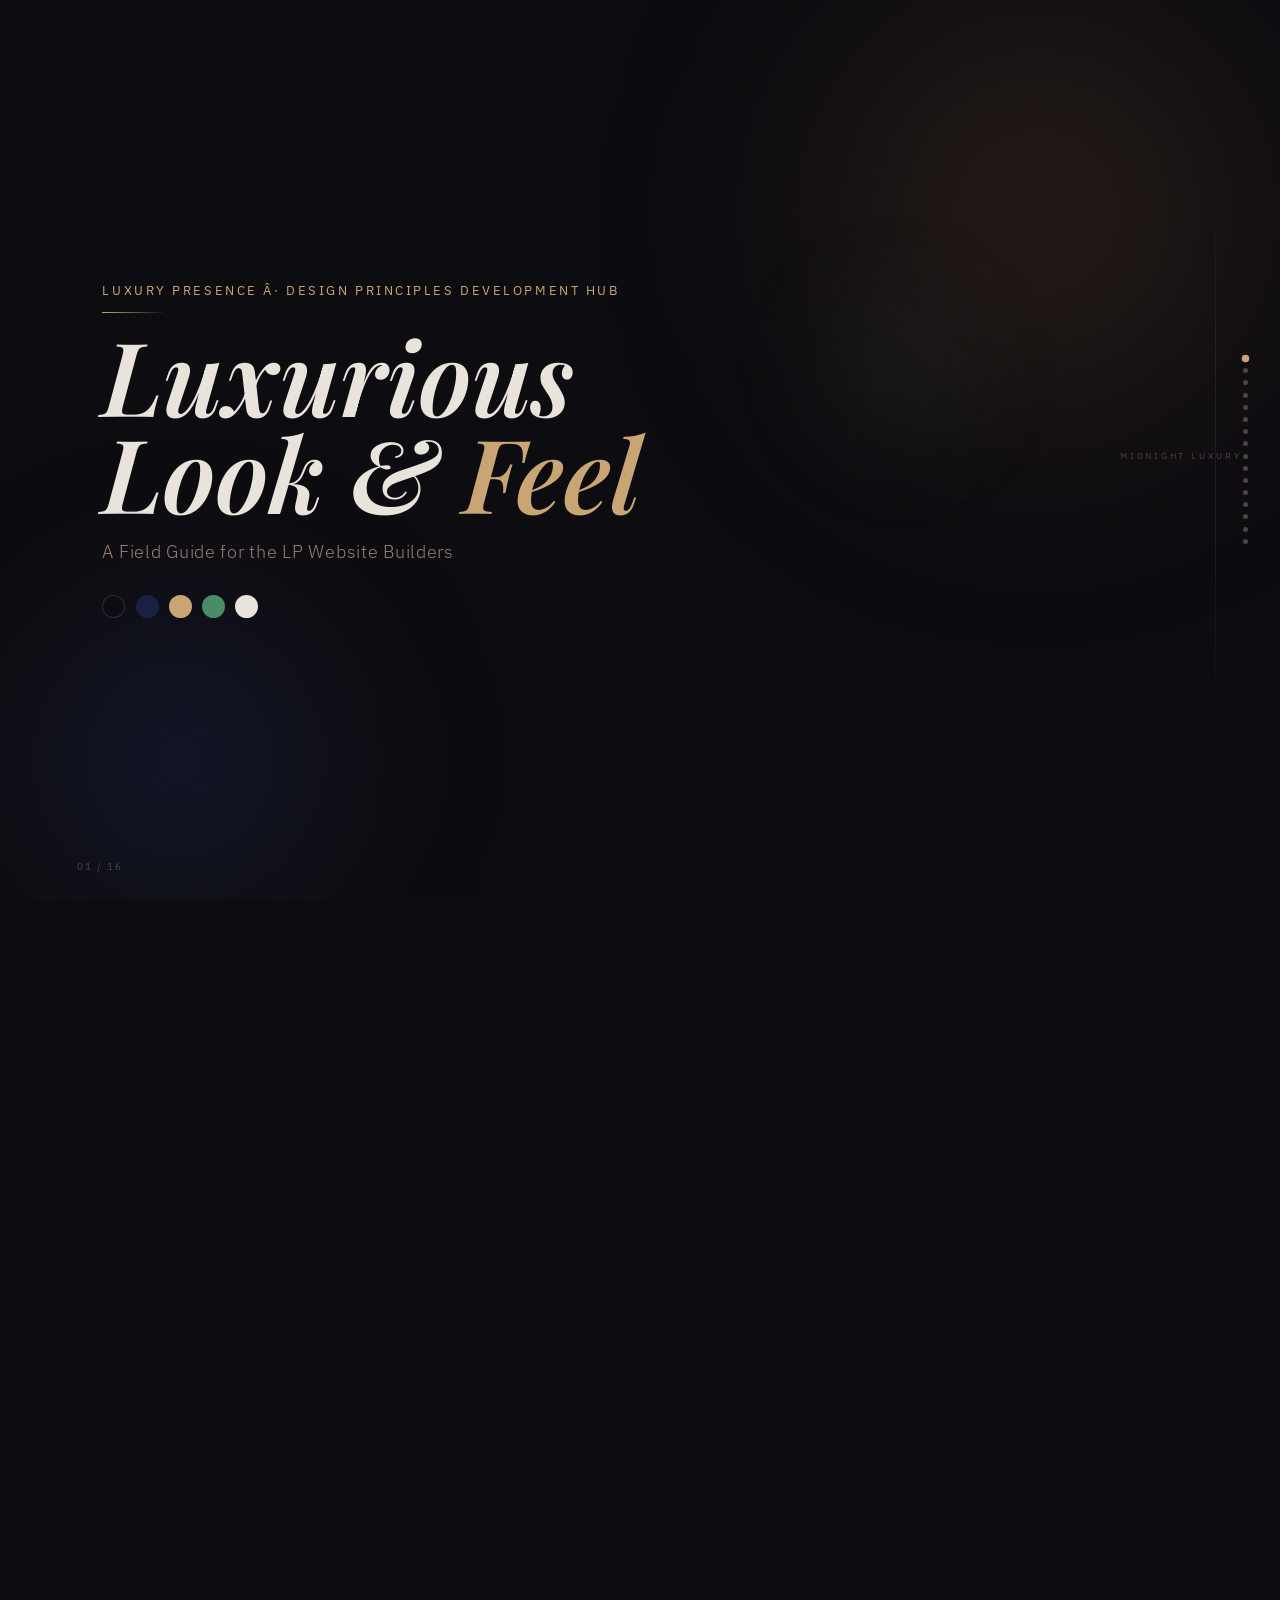
<file: presentations/lp-luxury-look-feel.html>
﻿<!DOCTYPE html>
<html lang="en">
<head>
  <meta charset="UTF-8">
  <meta name="viewport" content="width=device-width, initial-scale=1.0">
  <title>Luxurious Look &amp; Feel â€” LP Design Team</title>
  <link rel="preconnect" href="https://fonts.googleapis.com">
  <link rel="preconnect" href="https://fonts.gstatic.com" crossorigin>
  <link href="https://fonts.googleapis.com/css2?family=Playfair+Display:ital,wght@0,400;0,600;0,700;1,400;1,600;1,700&family=IBM+Plex+Sans:wght@300;400;500&display=swap" rel="stylesheet">
  <style>
  /* === VIEWPORT BASE === */
  html, body { height: 100%; overflow-x: hidden; }
  html { scroll-snap-type: y mandatory; scroll-behavior: smooth; }
  .slide {
    width: 100vw; height: 100vh; height: 100dvh;
    overflow: hidden; scroll-snap-align: start;
    display: flex; flex-direction: column; position: relative;
  }
  .slide-content {
    flex: 1; display: flex; flex-direction: column;
    justify-content: center; max-height: 100%; overflow: hidden;
    padding: var(--slide-padding);
  }
  :root {
    --title-size: clamp(1.5rem, 5vw, 4rem);
    --h2-size: clamp(1.25rem, 3.5vw, 2.5rem);
    --body-size: clamp(0.75rem, 1.5vw, 1.125rem);
    --small-size: clamp(0.65rem, 1vw, 0.875rem);
    --slide-padding: clamp(1rem, 4vw, 4rem);
    --bg: #0D0C10;
    --bg-card: rgba(255,255,255,0.04);
    --text-primary: #E8E3DB;
    --text-secondary: #9A8070;
    --text-muted: #4A4540;
    --gold: #C9A574;
    --gold-dim: rgba(201,165,116,0.12);
    --green: #4A8C68;
    --green-dim: rgba(74,140,104,0.12);
    --red-dim: rgba(180,80,60,0.1);
    --red-accent: #C07060;
    --font-d: 'Playfair Display', serif;
    --font-b: 'IBM Plex Sans', sans-serif;
  }
  @media (max-height: 700px) {
    :root { --slide-padding: clamp(0.75rem,3vw,2rem); }
  }
  @media (max-height: 600px) {
    :root { --slide-padding: clamp(0.5rem,2.5vw,1.5rem); --body-size: clamp(0.7rem,1.2vw,0.9rem); }
    .nav-dots { display: none; }
  }
  @media (prefers-reduced-motion: reduce) {
    *, *::before, *::after { animation-duration: 0.01ms !important; transition-duration: 0.2s !important; }
    html { scroll-behavior: auto; }
  }
  *, *::before, *::after { margin: 0; padding: 0; box-sizing: border-box; }
  body { background: var(--bg); font-family: var(--font-b); color: var(--text-primary); }

  /* === CHROME === */
  #progress-bar {
    position: fixed; top: 0; left: 0; height: 2px;
    background: linear-gradient(90deg, var(--gold), var(--green));
    transition: width 0.4s cubic-bezier(0.22,1,0.36,1); z-index: 100; pointer-events: none;
  }
  .nav-dots {
    position: fixed; right: clamp(1rem,2.5vw,2rem); top: 50%;
    transform: translateY(-50%); display: flex; flex-direction: column;
    gap: clamp(0.4rem,0.8vh,0.65rem); z-index: 100;
  }
  .nav-dot {
    width: 5px; height: 5px; border-radius: 50%;
    background: var(--text-muted); border: none; cursor: pointer;
    transition: all 0.3s; padding: 0; outline: none;
  }
  .nav-dot.active { background: var(--gold); transform: scale(1.5); }
  .slide-counter {
    position: absolute; bottom: clamp(1.5rem,3vh,2.5rem); left: clamp(2rem,6vw,7rem);
    font-size: clamp(0.5rem,0.8vw,0.62rem); letter-spacing: 0.2em;
    text-transform: uppercase; color: var(--text-muted);
  }
  .vert-label {
    position: absolute; right: clamp(1.5rem,3vw,3rem); top: 50%;
    transform: translateY(-50%) rotate(90deg);
    font-size: clamp(0.48rem,0.72vw,0.6rem); letter-spacing: 0.3em;
    text-transform: uppercase; color: var(--text-muted); white-space: nowrap;
  }
  .right-line {
    position: absolute; right: clamp(3rem,5vw,5.5rem); top: 20%; height: 60%; width: 1px;
    background: linear-gradient(to bottom, transparent, rgba(255,255,255,0.06) 30%, rgba(255,255,255,0.06) 70%, transparent);
  }

  /* === REVEALS === */
  .r { opacity: 0; transform: translateY(18px); transition: opacity 0.7s cubic-bezier(0.22,1,0.36,1), transform 0.7s cubic-bezier(0.22,1,0.36,1); }
  .slide.visible .r { opacity: 1; transform: translateY(0); }
  .d1{transition-delay:.1s} .d2{transition-delay:.2s} .d3{transition-delay:.3s}
  .d4{transition-delay:.4s} .d5{transition-delay:.5s} .d6{transition-delay:.6s}
  .d7{transition-delay:.7s} .d8{transition-delay:.8s}

  /* === DESIGN TOKENS === */
  .lbl { font-size: var(--small-size); font-weight: 500; letter-spacing: 0.2em; text-transform: uppercase; color: var(--gold); margin-bottom: clamp(0.4rem,1.2vh,0.875rem); }
  .lbl.grn { color: var(--green); }
  .lbl.red { color: var(--red-accent); }
  .hairline { width: clamp(40px,5vw,70px); height: 1px; background: linear-gradient(90deg, var(--gold), transparent); margin-bottom: clamp(0.6rem,1.5vh,1.2rem); }
  .hairline.grn { background: linear-gradient(90deg, var(--green), transparent); }
  .hairline.red { background: linear-gradient(90deg, var(--red-accent), transparent); }

  .display { font-family: var(--font-d); font-size: clamp(3rem,8vw,7.5rem); font-weight: 600; font-style: italic; line-height: 0.95; color: var(--text-primary); }
  .display .g { color: var(--gold); }
  .display .grn { color: var(--green); }
  .section-h { font-family: var(--font-d); font-size: clamp(2rem,5vw,4.5rem); font-weight: 600; font-style: italic; line-height: 1.0; color: var(--text-primary); }
  .section-h .g { color: var(--gold); }
  .section-h .grn { color: var(--green); }
  .section-h .red { color: var(--red-accent); }
  .body-p { font-size: var(--body-size); font-weight: 300; color: var(--text-secondary); line-height: 1.65; max-width: 54ch; }

  .card { background: var(--bg-card); border: 1px solid rgba(255,255,255,0.06); padding: clamp(0.875rem,2vw,1.75rem); }
  .card.g { border-color: rgba(201,165,116,0.2); }
  .card.grn { border-color: rgba(74,140,104,0.2); }
  .card.red { border-color: rgba(180,80,60,0.2); }
  .card-label { font-size: var(--small-size); font-weight: 500; letter-spacing: 0.14em; text-transform: uppercase; margin-bottom: 0.6em; }
  .card-body { font-size: clamp(0.65rem,1.2vw,0.9rem); font-weight: 300; color: var(--text-secondary); line-height: 1.55; }

  .tag { display: inline-block; padding: 0.22em 0.75em; font-size: clamp(0.52rem,0.8vw,0.66rem); font-weight: 500; letter-spacing: 0.14em; text-transform: uppercase; }
  .tag.do { background: rgba(74,140,104,0.15); color: var(--green); border: 1px solid rgba(74,140,104,0.28); }
  .tag.dont { background: rgba(180,80,60,0.1); color: var(--red-accent); border: 1px solid rgba(180,80,60,0.22); }

  .pull-q { font-family: var(--font-d); font-size: clamp(1.5rem,3.5vw,3rem); font-style: italic; font-weight: 400; line-height: 1.2; color: var(--text-primary); max-width: 22ch; border-left: 2px solid var(--gold); padding-left: clamp(1rem,2vw,1.75rem); }
  .pull-q.grn { border-left-color: var(--green); }

  .frow { display: flex; align-items: flex-start; gap: clamp(0.6rem,1.5vw,1.25rem); padding: clamp(0.6rem,1.2vh,1rem) 0; border-bottom: 1px solid rgba(255,255,255,0.045); }
  .frow:last-child { border-bottom: none; }
  .fnum { font-family: var(--font-d); font-size: clamp(1.1rem,2.2vw,1.75rem); font-style: italic; color: var(--gold); line-height: 1; flex-shrink: 0; width: clamp(1.4rem,2.5vw,2.2rem); }
  .fnum.grn { color: var(--green); }
  .fnum.red { color: var(--red-accent); }
  .ftitle { font-size: var(--body-size); font-weight: 500; color: var(--text-primary); margin-bottom: 0.2em; }
  .fbody { font-size: clamp(0.65rem,1.2vw,0.88rem); font-weight: 300; color: var(--text-secondary); line-height: 1.55; }

  .swatch-row { display: flex; align-items: center; gap: clamp(0.65rem,1.3vw,1.1rem); padding: clamp(0.45rem,0.9vh,0.8rem) 0; border-bottom: 1px solid rgba(255,255,255,0.045); }
  .swatch-row:last-child { border-bottom: none; }
  .sdot { width: clamp(26px,2.2vw,36px); height: clamp(26px,2.2vw,36px); border-radius: 50%; flex-shrink: 0; }
  .sname { font-size: var(--small-size); font-weight: 500; color: var(--text-primary); margin-bottom: 0.12em; }
  .sdesc { font-size: clamp(0.55rem,0.85vw,0.72rem); font-weight: 300; color: var(--text-muted); }
  .shex { font-size: clamp(0.48rem,0.75vw,0.62rem); color: var(--text-muted); letter-spacing: 0.05em; margin-left: auto; flex-shrink: 0; }

  .checklist { list-style: none; display: flex; flex-direction: column; gap: clamp(0.4rem,1vh,0.75rem); }
  .checklist li { display: flex; align-items: flex-start; gap: 0.6em; font-size: var(--body-size); font-weight: 300; color: var(--text-secondary); line-height: 1.5; }
  .checklist li::before { content: 'â–¡'; color: var(--gold); flex-shrink: 0; font-size: 0.85em; margin-top: 0.1em; }

  .two-col { display: grid; grid-template-columns: 1fr 1fr; gap: clamp(0.75rem,2vw,1.75rem); }
  .three-col { display: grid; grid-template-columns: repeat(3,1fr); gap: clamp(0.6rem,1.5vw,1.25rem); }
  @media (max-width: 700px) { .two-col, .three-col { grid-template-columns: 1fr; } }

  /* orb helper */
  .orb { position: absolute; border-radius: 50%; pointer-events: none; z-index: 0; }
  </style>
</head>
<body>

<div id="progress-bar" style="width:0%"></div>
<nav class="nav-dots" aria-label="Slide navigation" id="nav-dots"></nav>

<!-- ===================== SLIDE 1: TITLE ===================== -->
<section class="slide" data-index="0">
  <div style="position:absolute;inset:0;overflow:hidden;z-index:0">
    <div class="orb" style="top:-12%;right:-6%;width:clamp(300px,50vw,700px);height:clamp(300px,50vw,700px);background:radial-gradient(circle,rgba(61,43,31,0.65) 0%,transparent 65%);filter:blur(90px)"></div>
    <div class="orb" style="bottom:-10%;left:-4%;width:clamp(220px,36vw,520px);height:clamp(220px,36vw,520px);background:radial-gradient(circle,rgba(30,45,90,0.45) 0%,transparent 65%);filter:blur(75px)"></div>
    <div class="orb" style="top:30%;right:22%;width:clamp(100px,16vw,240px);height:clamp(100px,16vw,240px);background:radial-gradient(circle,rgba(74,140,104,0.12) 0%,transparent 65%);filter:blur(55px)"></div>
  </div>
  <div class="right-line r d8" aria-hidden="true"></div>
  <div class="vert-label r d8" aria-hidden="true">Midnight Luxury</div>
  <div class="slide-content" style="position:relative;z-index:1;padding-left:clamp(2.5rem,8vw,8rem);padding-right:clamp(2.5rem,8vw,8rem)">
    <span class="r d1" style="font-size:var(--small-size);font-weight:400;letter-spacing:0.2em;text-transform:uppercase;color:var(--gold);margin-bottom:clamp(0.5rem,1.4vh,0.9rem);display:block">Luxury Presence Â· Design Principles Development Hub</span>
    <div class="hairline r d2"></div>
    <h1 class="display r d3">Luxurious<br>Look &amp; <span class="g">Feel</span></h1>
    <p class="r d4" style="font-size:var(--body-size);font-weight:300;color:var(--text-secondary);margin-top:clamp(0.875rem,2.2vh,1.75rem);letter-spacing:0.04em">A Field Guide for the LP Website Builders</p>
    <div class="r d5" style="display:flex;gap:clamp(0.4rem,0.8vw,0.65rem);margin-top:clamp(1.25rem,3.5vh,2.75rem)">
      <div style="width:clamp(20px,1.8vw,28px);height:clamp(20px,1.8vw,28px);border-radius:50%;background:#0D0C10;border:1px solid rgba(255,255,255,0.12)"></div>
      <div style="width:clamp(20px,1.8vw,28px);height:clamp(20px,1.8vw,28px);border-radius:50%;background:#1A2040"></div>
      <div style="width:clamp(20px,1.8vw,28px);height:clamp(20px,1.8vw,28px);border-radius:50%;background:#C9A574"></div>
      <div style="width:clamp(20px,1.8vw,28px);height:clamp(20px,1.8vw,28px);border-radius:50%;background:#4A8C68"></div>
      <div style="width:clamp(20px,1.8vw,28px);height:clamp(20px,1.8vw,28px);border-radius:50%;background:#E8E3DB"></div>
    </div>
  </div>
  <div class="slide-counter">01 / 16</div>
</section>

<!-- ===================== SLIDE 2: WHAT LUXURY MEANS ===================== -->
<section class="slide" data-index="1">
  <div style="position:absolute;inset:0;overflow:hidden;z-index:0">
    <div class="orb" style="top:8%;right:4%;width:clamp(200px,30vw,420px);height:clamp(200px,30vw,420px);background:radial-gradient(circle,rgba(201,165,116,0.07) 0%,transparent 65%);filter:blur(65px)"></div>
  </div>
  <div class="slide-content" style="position:relative;z-index:1;padding-left:clamp(2.5rem,8vw,8rem);padding-right:clamp(2.5rem,8vw,8rem)">
    <div class="lbl r d1">Foundation</div>
    <div class="hairline r d2"></div>
    <h2 class="section-h r d3">Luxury is a <em>Feeling,</em><br>Not a Formula</h2>
    <p class="body-p r d4" style="margin-top:clamp(0.65rem,1.8vh,1.35rem)">Luxury in digital design is not achieved through ornament â€” it's achieved through restraint, precision, and intention. The visitor should feel <em>attended to</em>, not impressed upon.</p>
    <div style="margin-top:clamp(0.75rem,2vh,1.5rem)">
      <div class="frow r d5"><span class="fnum">01</span><div><div class="ftitle">Restraint</div><div class="fbody">Less on the page means more impact per element. Every section earns its place â€” nothing is there by default.</div></div></div>
      <div class="frow r d6"><span class="fnum">02</span><div><div class="ftitle">Precision</div><div class="fbody">Alignment, spacing, and type choices are deliberate â€” no defaults, no shortcuts, no "good enough."</div></div></div>
      <div class="frow r d7"><span class="fnum">03</span><div><div class="ftitle">Intention</div><div class="fbody">Every visual decision serves the brand narrative. Decoration for its own sake erodes trust, not builds it.</div></div></div>
    </div>
  </div>
  <div class="slide-counter">02 / 16</div>
</section>

<!-- ===================== SLIDE 3: LUXURY COLOR PALETTE ===================== -->
<section class="slide" data-index="2">
  <div style="position:absolute;inset:0;overflow:hidden;z-index:0">
    <div class="orb" style="bottom:-10%;left:-2%;width:clamp(260px,36vw,520px);height:clamp(260px,36vw,520px);background:radial-gradient(circle,rgba(30,45,90,0.4) 0%,transparent 65%);filter:blur(75px)"></div>
  </div>
  <div class="slide-content" style="position:relative;z-index:1;padding-left:clamp(2.5rem,8vw,8rem);padding-right:clamp(2.5rem,8vw,8rem)">
    <div class="lbl r d1">Color</div>
    <div class="hairline r d2"></div>
    <h2 class="section-h r d3">A Palette Built<br>on <span class="g">Restraint</span></h2>
    <div style="margin-top:clamp(0.65rem,1.8vh,1.35rem);max-width:640px">
      <div class="swatch-row r d4"><div class="sdot" style="background:#1A2040"></div><div style="flex:1"><div class="sname">Deep Navy</div><div class="sdesc">Authority, depth, legacy. Use for hero backgrounds and primary brand moments.</div></div><div class="shex">#1A2040</div></div>
      <div class="swatch-row r d5"><div class="sdot" style="background:#C9A574"></div><div style="flex:1"><div class="sname">Champagne Gold</div><div class="sdesc">Aspiration, warmth, refinement. Reserve for accents â€” never flood a layout with it.</div></div><div class="shex">#C9A574</div></div>
      <div class="swatch-row r d6"><div class="sdot" style="background:#4A8C68"></div><div style="flex:1"><div class="sname">Polo Green</div><div class="sdesc">Organic luxury, exclusivity. Pairs with navy for a country-club quietness.</div></div><div class="shex">#4A8C68</div></div>
      <div class="swatch-row r d7"><div class="sdot" style="background:#0D0C10;border:1px solid rgba(255,255,255,0.1)"></div><div style="flex:1"><div class="sname">Midnight</div><div class="sdesc">Modern sophistication. The dominant base for LP's premium tier sites.</div></div><div class="shex">#0D0C10</div></div>
      <div class="swatch-row r d8"><div class="sdot" style="background:#E8E3DB"></div><div style="flex:1"><div class="sname">Warm Cream</div><div class="sdesc">Soft, editorial luxury. Use for type on dark fields or as a full light-mode palette.</div></div><div class="shex">#E8E3DB</div></div>
    </div>
  </div>
  <div class="slide-counter">03 / 16</div>
</section>

<!-- ===================== SLIDE 4: TYPOGRAPHY ===================== -->
<section class="slide" data-index="3">
  <div style="position:absolute;inset:0;overflow:hidden;z-index:0">
    <div class="orb" style="top:-5%;right:-2%;width:clamp(280px,42vw,580px);height:clamp(280px,42vw,580px);background:radial-gradient(circle,rgba(61,43,31,0.45) 0%,transparent 65%);filter:blur(80px)"></div>
  </div>
  <div class="slide-content" style="position:relative;z-index:1;padding-left:clamp(2.5rem,8vw,8rem);padding-right:clamp(2.5rem,8vw,8rem)">
    <div class="lbl r d1">Typography</div>
    <div class="hairline r d2"></div>
    <h2 class="section-h r d3">Type Sets the Tone<br>Before <span class="g">Words</span> Do</h2>
    <div class="two-col r d4" style="margin-top:clamp(0.75rem,2vh,1.5rem)">
      <div class="card g">
        <div class="card-label" style="color:var(--gold)">Serif for Display</div>
        <div class="card-body" style="margin-bottom:0.75em">Serif fonts carry the weight of legacy and authority. Use for headlines, pull quotes, and hero moments.</div>
        <div style="font-family:var(--font-d);font-size:clamp(1.4rem,2.8vw,2.2rem);font-style:italic;color:var(--text-primary);line-height:1.1">The Standard<br>is Excellence</div>
      </div>
      <div class="card">
        <div class="card-label" style="color:var(--text-secondary)">Sans for Body</div>
        <div class="card-body" style="margin-bottom:0.75em">Light-weight sans keeps body copy clean. The contrast between a rich display serif and a restrained body sans is itself a luxury signal.</div>
        <div style="display:flex;flex-direction:column;gap:0.35em">
          <div style="font-size:var(--small-size);color:var(--text-muted)">Line-height â€” 1.65â€“1.8 for body copy</div>
          <div style="font-size:var(--small-size);color:var(--text-muted)">Tracking â€” light positive for caps &amp; labels</div>
          <div style="font-size:var(--small-size);color:var(--text-muted)">Weight â€” 300 body / 600+ display</div>
        </div>
      </div>
      <div class="card">
        <div class="card-label" style="color:var(--text-secondary)">Hierarchy is Non-Negotiable</div>
        <div class="card-body">A luxury site has 3 distinct typographic levels. Blur the hierarchy â€” same size, same weight everywhere â€” and the layout collapses into visual noise.</div>
      </div>
      <div class="card">
        <div class="card-label" style="color:var(--text-secondary)">Avoid Decorative Overload</div>
        <div class="card-body">Script fonts, three mixed typefaces, and excessive italic use dilute the premium feel. One great serif + one clean sans outperforms a three-font salad every time.</div>
      </div>
    </div>
  </div>
  <div class="slide-counter">04 / 16</div>
</section>

<!-- ===================== SLIDE 5: WHITE SPACE ===================== -->
<section class="slide" data-index="4">
  <div style="position:absolute;inset:0;overflow:hidden;z-index:0">
    <div class="orb" style="top:18%;left:-4%;width:clamp(240px,34vw,480px);height:clamp(240px,34vw,480px);background:radial-gradient(circle,rgba(74,140,104,0.1) 0%,transparent 65%);filter:blur(70px)"></div>
  </div>
  <div class="slide-content" style="position:relative;z-index:1;padding-left:clamp(2.5rem,8vw,8rem);padding-right:clamp(2.5rem,8vw,8rem)">
    <div class="lbl grn r d1">Spacing</div>
    <div class="hairline grn r d2"></div>
    <blockquote class="pull-q grn r d3">"Luxury is communicated<br>by what is <em>left out.</em>"</blockquote>
    <p class="body-p r d4" style="margin-top:clamp(0.875rem,2.2vh,1.75rem)">White space is not empty â€” it's active. It gives each element room to breathe, weight, and be noticed. A cramped layout signals budget. Generous space signals premium.</p>
    <div class="two-col r d5" style="margin-top:clamp(0.875rem,2.2vh,1.75rem)">
      <div class="card grn">
        <div class="card-label" style="color:var(--green)">Generous</div>
        <div class="card-body">96â€“120px section padding Â· 1.65+ line-height Â· Content given room to assert itself</div>
      </div>
      <div class="card red">
        <div class="card-label" style="color:var(--red-accent)">Cramped</div>
        <div class="card-body">40px section padding Â· 1.3 line-height Â· Everything pressing against everything else</div>
      </div>
    </div>
  </div>
  <div class="slide-counter">05 / 16</div>
</section>

<!-- ===================== SLIDE 6: SUBTLETY ===================== -->
<section class="slide" data-index="5">
  <div style="position:absolute;inset:0;overflow:hidden;z-index:0">
    <div class="orb" style="top:-5%;right:4%;width:clamp(280px,40vw,560px);height:clamp(280px,40vw,560px);background:radial-gradient(circle,rgba(30,45,90,0.5) 0%,transparent 65%);filter:blur(85px)"></div>
    <div class="orb" style="bottom:-5%;left:4%;width:clamp(200px,28vw,420px);height:clamp(200px,28vw,420px);background:radial-gradient(circle,rgba(201,165,116,0.07) 0%,transparent 65%);filter:blur(65px)"></div>
  </div>
  <div class="slide-content" style="position:relative;z-index:1;padding-left:clamp(2.5rem,8vw,8rem);padding-right:clamp(2.5rem,8vw,8rem)">
    <div class="lbl r d1">Core Principle</div>
    <div class="hairline r d2"></div>
    <h2 class="section-h r d3">The Less-Is-More<br><span class="g">Imperative</span></h2>
    <p class="body-p r d4" style="margin-top:clamp(0.65rem,1.8vh,1.35rem)">A luxury site <em>whispers</em> â€” it never shouts. Every element you add creates visual competition. Every element you remove clarifies hierarchy.</p>
    <div style="margin-top:clamp(0.75rem,2vh,1.5rem)">
      <div class="frow r d5"><span class="fnum">01</span><div><div class="ftitle">One focal point per section</div><div class="fbody">CTAs, headlines, and feature lists should not compete simultaneously for attention. Lead with one clear dominant element.</div></div></div>
      <div class="frow r d6"><span class="fnum">02</span><div><div class="ftitle">Decoration must earn its place</div><div class="fbody">Thin rules, subtle gradients, and typographic accents are fine â€” only when they serve structure, not spectacle.</div></div></div>
      <div class="frow r d7"><span class="fnum">03</span><div><div class="ftitle">Trust the content</div><div class="fbody">Luxury real estate clients sell themselves. Great photography + clean type + space almost always beats heavy UI treatments.</div></div></div>
    </div>
  </div>
  <div class="slide-counter">06 / 16</div>
</section>

<!-- ===================== SLIDE 7: DO â€” EDIT RUTHLESSLY ===================== -->
<section class="slide" data-index="6">
  <div style="position:absolute;inset:0;overflow:hidden;z-index:0">
    <div class="orb" style="bottom:0;right:0;width:clamp(200px,30vw,460px);height:clamp(200px,30vw,460px);background:radial-gradient(circle,rgba(74,140,104,0.12) 0%,transparent 65%);filter:blur(70px)"></div>
  </div>
  <div class="slide-content" style="position:relative;z-index:1;padding-left:clamp(2.5rem,8vw,8rem);padding-right:clamp(2.5rem,8vw,8rem)">
    <div style="display:flex;align-items:center;gap:0.875rem;margin-bottom:clamp(0.4rem,1.2vh,0.875rem)" class="r d1"><span class="tag do">DO</span><span class="lbl grn" style="margin:0">Curation</span></div>
    <div class="hairline grn r d2"></div>
    <h2 class="section-h r d3">Edit<br>Ruthlessly</h2>
    <p class="body-p r d4" style="margin-top:clamp(0.65rem,1.8vh,1.35rem)">A premium site should feel curated, not comprehensive. <strong style="font-weight:500;color:var(--text-primary)">Fewer sections done well beats more sections done adequately.</strong></p>
    <div style="margin-top:clamp(0.75rem,2vh,1.5rem)">
      <div class="frow r d5"><span class="fnum grn">â€”</span><div><div class="ftitle">Does this section earn its scroll?</div><div class="fbody">If removing a section wouldn't hurt the client's story or conversion path, it shouldn't be there.</div></div></div>
      <div class="frow r d6"><span class="fnum grn">â€”</span><div><div class="ftitle">Quality over quantity, always</div><div class="fbody">3 well-designed sections beats 8 rushed ones. The visitor leaves with a clearer impression when there are fewer, stronger moments.</div></div></div>
      <div class="frow r d7"><span class="fnum grn">â€”</span><div><div class="ftitle">Remove, then justify adding back</div><div class="fbody">When in doubt, take it out. The burden of proof is on every element â€” not on its removal.</div></div></div>
    </div>
  </div>
  <div class="slide-counter">07 / 16</div>
</section>

<!-- ===================== SLIDE 8: DO â€” VISUAL CONSISTENCY ===================== -->
<section class="slide" data-index="7">
  <div style="position:absolute;inset:0;overflow:hidden;z-index:0">
    <div class="orb" style="top:8%;right:-4%;width:clamp(240px,34vw,500px);height:clamp(240px,34vw,500px);background:radial-gradient(circle,rgba(61,43,31,0.5) 0%,transparent 65%);filter:blur(80px)"></div>
  </div>
  <div class="slide-content" style="position:relative;z-index:1;padding-left:clamp(2.5rem,8vw,8rem);padding-right:clamp(2.5rem,8vw,8rem)">
    <div style="display:flex;align-items:center;gap:0.875rem;margin-bottom:clamp(0.4rem,1.2vh,0.875rem)" class="r d1"><span class="tag do">DO</span><span class="lbl grn" style="margin:0">Consistency</span></div>
    <div class="hairline grn r d2"></div>
    <h2 class="section-h r d3">Maintain Visual<br>Consistency Page to Page</h2>
    <p class="body-p r d4" style="margin-top:clamp(0.65rem,1.8vh,1.35rem)">Same spacing rhythm. Same color usage. Same image treatment. <strong style="font-weight:500;color:var(--text-primary)">The site should feel like one cohesive experience â€” not a collection of different templates.</strong></p>
    <div class="three-col r d5" style="margin-top:clamp(0.875rem,2.2vh,1.75rem)">
      <div class="card grn">
        <div style="width:clamp(26px,2vw,34px);height:clamp(26px,2vw,34px);background:var(--green-dim);border-radius:50%;display:flex;align-items:center;justify-content:center;margin-bottom:0.65em"><span style="font-family:var(--font-d);font-style:italic;font-size:clamp(0.8rem,1.4vw,1.05rem);color:var(--green)">S</span></div>
        <div class="card-label" style="color:var(--green)">Spacing</div>
        <div class="card-body">Section gaps, card padding, and type spacing follow the same scale site-wide. They never drift by section or by designer.</div>
      </div>
      <div class="card grn">
        <div style="width:clamp(26px,2vw,34px);height:clamp(26px,2vw,34px);background:var(--green-dim);border-radius:50%;display:flex;align-items:center;justify-content:center;margin-bottom:0.65em"><span style="font-family:var(--font-d);font-style:italic;font-size:clamp(0.8rem,1.4vw,1.05rem);color:var(--green)">C</span></div>
        <div class="card-label" style="color:var(--green)">Color</div>
        <div class="card-body">Accent colors appear in the same role everywhere. A gold CTA on one page shouldn't become a green CTA on another.</div>
      </div>
      <div class="card grn">
        <div style="width:clamp(26px,2vw,34px);height:clamp(26px,2vw,34px);background:var(--green-dim);border-radius:50%;display:flex;align-items:center;justify-content:center;margin-bottom:0.65em"><span style="font-family:var(--font-d);font-style:italic;font-size:clamp(0.8rem,1.4vw,1.05rem);color:var(--green)">I</span></div>
        <div class="card-label" style="color:var(--green)">Imagery</div>
        <div class="card-body">Same aspect ratios, same crop style, same tonal range. Mixing cinematic dark crops with bright casual shots breaks the narrative.</div>
      </div>
    </div>
  </div>
  <div class="slide-counter">08 / 16</div>
</section>

<!-- ===================== SLIDE 9: DO â€” SCROLL AS NARRATIVE ===================== -->
<section class="slide" data-index="8">
  <div style="position:absolute;inset:0;overflow:hidden;z-index:0">
    <div class="orb" style="bottom:-10%;left:-4%;width:clamp(280px,40vw,560px);height:clamp(280px,40vw,560px);background:radial-gradient(circle,rgba(30,45,90,0.45) 0%,transparent 65%);filter:blur(80px)"></div>
  </div>
  <div class="slide-content" style="position:relative;z-index:1;padding-left:clamp(2.5rem,8vw,8rem);padding-right:clamp(2.5rem,8vw,8rem)">
    <div style="display:flex;align-items:center;gap:0.875rem;margin-bottom:clamp(0.4rem,1.2vh,0.875rem)" class="r d1"><span class="tag do">DO</span><span class="lbl grn" style="margin:0">Narrative</span></div>
    <div class="hairline grn r d2"></div>
    <h2 class="section-h r d3">Consider the Scroll<br>as a <span class="g"><em>Narrative</em></span></h2>
    <p class="body-p r d4" style="margin-top:clamp(0.65rem,1.8vh,1.35rem)">Each section should feel intentional and lead the visitor toward a CTA or next step. <strong style="font-weight:500;color:var(--text-primary)">A luxury site tells a story â€” it doesn't just list features.</strong></p>
    <div style="margin-top:clamp(0.75rem,2vh,1.5rem)">
      <div class="frow r d5"><span class="fnum">01</span><div><div class="ftitle">Establish â†’ Engage â†’ Convert</div><div class="fbody">Hero introduces the brand. Middle sections build trust. Closing moments drive action. This arc should be visible in the page structure.</div></div></div>
      <div class="frow r d6"><span class="fnum">02</span><div><div class="ftitle">Each section creates a question the next answers</div><div class="fbody">"Who is this agent?" â†’ "Here are their listings" â†’ "Here's what clients say" â†’ "Here's how to reach them."</div></div></div>
      <div class="frow r d7"><span class="fnum">03</span><div><div class="ftitle">Pacing matters</div><div class="fbody">Alternate dense and airy sections. Back-to-back content-heavy sections create fatigue. Space them with lighter visual moments.</div></div></div>
    </div>
  </div>
  <div class="slide-counter">09 / 16</div>
</section>

<!-- ===================== SLIDE 10: DON'T â€” OVER-DECORATE ===================== -->
<section class="slide" data-index="9">
  <div style="position:absolute;inset:0;overflow:hidden;z-index:0">
    <div class="orb" style="top:4%;right:4%;width:clamp(200px,30vw,460px);height:clamp(200px,30vw,460px);background:radial-gradient(circle,rgba(180,80,60,0.1) 0%,transparent 65%);filter:blur(70px)"></div>
  </div>
  <div class="slide-content" style="position:relative;z-index:1;padding-left:clamp(2.5rem,8vw,8rem);padding-right:clamp(2.5rem,8vw,8rem)">
    <div style="display:flex;align-items:center;gap:0.875rem;margin-bottom:clamp(0.4rem,1.2vh,0.875rem)" class="r d1"><span class="tag dont">DON'T</span><span class="lbl red" style="margin:0">Over-Decoration</span></div>
    <div class="hairline red r d2"></div>
    <h2 class="section-h r d3">Don't <span class="red">Over-Decorate</span></h2>
    <p class="body-p r d4" style="margin-top:clamp(0.65rem,1.8vh,1.35rem)">Excessive gradients, drop shadows, borders, and ornamental elements undermine the clean, modern luxury LP is known for. <strong style="font-weight:500;color:var(--text-primary)">Every decoration you add is a signal clients associate with "template."</strong></p>
    <div class="two-col r d5" style="margin-top:clamp(0.875rem,2.2vh,1.75rem)">
      <div class="card red">
        <div class="card-label" style="color:var(--red-accent)">Avoid</div>
        <div style="display:flex;flex-direction:column;gap:0.35em">
          <div class="card-body">Multiple overlapping drop shadows</div>
          <div class="card-body">Heavy gradient overlays on images</div>
          <div class="card-body">Decorative border lines everywhere</div>
          <div class="card-body">Glowing accent boxes and halos</div>
          <div class="card-body">Patterned or textured section backgrounds</div>
        </div>
      </div>
      <div class="card grn">
        <div class="card-label" style="color:var(--green)">Instead</div>
        <div style="display:flex;flex-direction:column;gap:0.35em">
          <div class="card-body">Subtle single-direction light source</div>
          <div class="card-body">Minimal, optional image vignette only</div>
          <div class="card-body">Spacing as the primary separator</div>
          <div class="card-body">One hairline accent rule, sparingly used</div>
          <div class="card-body">Solid, confident background color blocks</div>
        </div>
      </div>
    </div>
  </div>
  <div class="slide-counter">10 / 16</div>
</section>

<!-- ===================== SLIDE 11: DON'T â€” PLACEHOLDER CONTENT ===================== -->
<section class="slide" data-index="10">
  <div style="position:absolute;inset:0;overflow:hidden;z-index:0">
    <div class="orb" style="bottom:4%;right:-4%;width:clamp(240px,34vw,500px);height:clamp(240px,34vw,500px);background:radial-gradient(circle,rgba(180,80,60,0.08) 0%,transparent 65%);filter:blur(70px)"></div>
  </div>
  <div class="slide-content" style="position:relative;z-index:1;padding-left:clamp(2.5rem,8vw,8rem);padding-right:clamp(2.5rem,8vw,8rem)">
    <div style="display:flex;align-items:center;gap:0.875rem;margin-bottom:clamp(0.4rem,1.2vh,0.875rem)" class="r d1"><span class="tag dont">DON'T</span><span class="lbl red" style="margin:0">Client Trust</span></div>
    <div class="hairline red r d2"></div>
    <h2 class="section-h r d3">No Placeholder Content<br>in <span class="red">Any</span> Live Section</h2>
    <p class="body-p r d4" style="margin-top:clamp(0.65rem,1.8vh,1.35rem)">Lorem ipsum, placeholder headshots, or "Coming Soon" text should <em>never</em> reach client preview. It signals unfinished work and erodes the trust you've built.</p>
    <div style="margin-top:clamp(0.75rem,2vh,1.5rem)">
      <div class="frow r d5"><span class="fnum red">â€”</span><div><div class="ftitle">Use real content or leave the section out</div><div class="fbody">A placeholder is worse than no section at all. If content isn't ready, remove the section entirely until it is.</div></div></div>
      <div class="frow r d6"><span class="fnum red">â€”</span><div><div class="ftitle">Placeholder headshots are a hard stop</div><div class="fbody">A gray silhouette where the agent's face should be communicates neglect. It's the single most damaging trust signal on a real estate site.</div></div></div>
      <div class="frow r d7"><span class="fnum red">â€”</span><div><div class="ftitle">"Coming Soon" = incomplete product</div><div class="fbody">If a feature isn't ready, don't tease it. Show what's done beautifully rather than promising what isn't finished.</div></div></div>
    </div>
  </div>
  <div class="slide-counter">11 / 16</div>
</section>

<!-- ===================== SLIDE 12: PHOTOGRAPHY ===================== -->
<section class="slide" data-index="11">
  <div style="position:absolute;inset:0;overflow:hidden;z-index:0">
    <div class="orb" style="top:-4%;left:4%;width:clamp(280px,40vw,580px);height:clamp(280px,40vw,580px);background:radial-gradient(circle,rgba(61,43,31,0.45) 0%,transparent 65%);filter:blur(85px)"></div>
  </div>
  <div class="slide-content" style="position:relative;z-index:1;padding-left:clamp(2.5rem,8vw,8rem);padding-right:clamp(2.5rem,8vw,8rem)">
    <div class="lbl r d1">Imagery</div>
    <div class="hairline r d2"></div>
    <h2 class="section-h r d3">Images Do<br>the <span class="g">Selling</span></h2>
    <p class="body-p r d4" style="margin-top:clamp(0.65rem,1.8vh,1.35rem)">On a luxury real estate site, photography is the primary product presentation. Image quality is the first proxy for agent quality.</p>
    <div class="three-col r d5" style="margin-top:clamp(0.875rem,2.2vh,1.75rem)">
      <div class="card g"><div class="card-label" style="color:var(--gold)">Resolution</div><div class="card-body">Never use compressed or pixelated images. At retina density, low-res photos are immediately visible and signal low budget.</div></div>
      <div class="card g"><div class="card-label" style="color:var(--gold)">Tonal Consistency</div><div class="card-body">All images on a page share a tonal family â€” warm, cool, or neutral. Mixed color temperatures make the layout feel cobbled together.</div></div>
      <div class="card g"><div class="card-label" style="color:var(--gold)">Aspect Ratio Discipline</div><div class="card-body">16:9 for hero, 4:3 for cards, 1:1 for profiles. Consistent crop ratios create rhythm. Mismatched ratios create chaos.</div></div>
      <div class="card"><div class="card-label" style="color:var(--text-secondary)">Subject Matter</div><div class="card-body">Exterior shots in golden hour. Interiors with natural light. Never dark, cluttered, or dimly-lit rooms as hero images.</div></div>
      <div class="card"><div class="card-label" style="color:var(--text-secondary)">Agent Headshots</div><div class="card-body">Professional, consistent background, tonal match to site palette. Informal selfies undermine the premium positioning of the entire brand.</div></div>
      <div class="card"><div class="card-label" style="color:var(--text-secondary)">Load Performance</div><div class="card-body">Use WebP where possible. Lazy-load below-fold images. A luxury site that loads slowly is no longer luxury.</div></div>
    </div>
  </div>
  <div class="slide-counter">12 / 16</div>
</section>

<!-- ===================== SLIDE 13: MOTION ===================== -->
<section class="slide" data-index="12">
  <div style="position:absolute;inset:0;overflow:hidden;z-index:0">
    <div class="orb" style="top:14%;right:-2%;width:clamp(240px,34vw,500px);height:clamp(240px,34vw,500px);background:radial-gradient(circle,rgba(30,45,90,0.45) 0%,transparent 65%);filter:blur(75px)"></div>
  </div>
  <div class="slide-content" style="position:relative;z-index:1;padding-left:clamp(2.5rem,8vw,8rem);padding-right:clamp(2.5rem,8vw,8rem)">
    <div class="lbl r d1">Motion</div>
    <div class="hairline r d2"></div>
    <h2 class="section-h r d3">Move Slowly,<br>Move With <span class="g">Purpose</span></h2>
    <p class="body-p r d4" style="margin-top:clamp(0.65rem,1.8vh,1.35rem)">Luxury motion is deliberate â€” not energetic. Slow fades, gentle reveals, and eased transitions reinforce a sense of calm confidence.</p>
    <div style="margin-top:clamp(0.75rem,2vh,1.5rem)">
      <div class="frow r d5"><span class="fnum grn">âœ“</span><div><div class="ftitle">Slow fade-up reveals (600â€“900ms)</div><div class="fbody">Gradual entrances feel considered and polished. Quick pops feel cheap and template-y.</div></div></div>
      <div class="frow r d6"><span class="fnum grn">âœ“</span><div><div class="ftitle">Ease-out cubic-bezier curves</div><div class="fbody">Real-world physics: things ease into rest. Never use linear or bounce â€” they read as unrefined.</div></div></div>
      <div class="frow r d7"><span class="fnum red">âœ—</span><div><div class="ftitle">Avoid: fast parallax, spinning loaders, text scrambles</div><div class="fbody">These signal "tech startup" or "agency portfolio" â€” not luxury real estate authority.</div></div></div>
      <div class="frow r d8"><span class="fnum red">âœ—</span><div><div class="ftitle">Avoid: hover animation on every element</div><div class="fbody">Selective motion creates emphasis. When everything moves, nothing is special.</div></div></div>
    </div>
  </div>
  <div class="slide-counter">13 / 16</div>
</section>

<!-- ===================== SLIDE 14: MICRO-DETAILS ===================== -->
<section class="slide" data-index="13">
  <div style="position:absolute;inset:0;overflow:hidden;z-index:0">
    <div class="orb" style="bottom:-2%;right:-2%;width:clamp(280px,40vw,580px);height:clamp(280px,40vw,580px);background:radial-gradient(circle,rgba(201,165,116,0.07) 0%,transparent 65%);filter:blur(80px)"></div>
  </div>
  <div class="slide-content" style="position:relative;z-index:1;padding-left:clamp(2.5rem,8vw,8rem);padding-right:clamp(2.5rem,8vw,8rem)">
    <div class="lbl r d1">Craft</div>
    <div class="hairline r d2"></div>
    <h2 class="section-h r d3">Luxury Lives<br>in the <span class="g">Details</span></h2>
    <p class="body-p r d4" style="margin-top:clamp(0.65rem,1.8vh,1.35rem)">No single detail defines a luxury site â€” it's the accumulation of many small-right decisions that separate LP sites from the rest of the market.</p>
    <div class="two-col r d5" style="margin-top:clamp(0.875rem,2.2vh,1.75rem)">
      <div class="card g"><div class="card-label" style="color:var(--gold)">Consistent Interaction Radius</div><div class="card-body">All buttons, inputs, and cards use the same border-radius. Mixing pill buttons with sharp-corner cards signals inconsistency.</div></div>
      <div class="card g"><div class="card-label" style="color:var(--gold)">Footer Typography</div><div class="card-body">Even the footer gets the same typographic care as the hero. Rushed footers are read as the last impression â€” and they stick.</div></div>
      <div class="card"><div class="card-label" style="color:var(--text-secondary)">Deliberate Hover States</div><div class="card-body">Every interactive element needs an on-brand hover state. Default browser blue underlines are not part of any luxury brand system.</div></div>
      <div class="card"><div class="card-label" style="color:var(--text-secondary)">Styled Form Inputs</div><div class="card-body">Contact forms are often the conversion moment. An un-styled HTML input on a luxury site is a broken experience â€” style every field.</div></div>
    </div>
  </div>
  <div class="slide-counter">14 / 16</div>
</section>

<!-- ===================== SLIDE 15: SELF-AUDIT CHECKLIST ===================== -->
<section class="slide" data-index="14">
  <div style="position:absolute;inset:0;overflow:hidden;z-index:0">
    <div class="orb" style="top:8%;left:-4%;width:clamp(240px,34vw,500px);height:clamp(240px,34vw,500px);background:radial-gradient(circle,rgba(74,140,104,0.1) 0%,transparent 65%);filter:blur(70px)"></div>
  </div>
  <div class="slide-content" style="position:relative;z-index:1;padding-left:clamp(2.5rem,8vw,8rem);padding-right:clamp(2.5rem,8vw,8rem)">
    <div class="lbl grn r d1">Review</div>
    <div class="hairline grn r d2"></div>
    <h2 class="section-h r d3">Before You Send<br>the <span class="g"><em>Preview Link</em></span></h2>
    <div class="two-col r d4" style="margin-top:clamp(0.875rem,2.2vh,1.75rem)">
      <ul class="checklist">
        <li>Does each section earn its place on the page?</li>
        <li>Is spacing consistent across all sections?</li>
        <li>Are all placeholder images replaced with real photos?</li>
        <li>Is there any Lorem ipsum text anywhere?</li>
        <li>Do all pages feel like one cohesive experience?</li>
      </ul>
      <ul class="checklist">
        <li>Are all CTAs visible and intentionally placed?</li>
        <li>Is the scroll a coherent narrative with a clear arc?</li>
        <li>Are decorative elements supporting â€” not competing?</li>
        <li>Do all images share tonal and aspect-ratio consistency?</li>
        <li>Is this site something LP would be proud to pitch?</li>
      </ul>
    </div>
  </div>
  <div class="slide-counter">15 / 16</div>
</section>

<!-- ===================== SLIDE 16: CLOSING ===================== -->
<section class="slide" data-index="15">
  <div style="position:absolute;inset:0;overflow:hidden;z-index:0">
    <div class="orb" style="top:-14%;right:-6%;width:clamp(400px,60vw,800px);height:clamp(400px,60vw,800px);background:radial-gradient(circle,rgba(61,43,31,0.75) 0%,transparent 65%);filter:blur(90px)"></div>
    <div class="orb" style="bottom:-8%;left:-4%;width:clamp(260px,40vw,600px);height:clamp(260px,40vw,600px);background:radial-gradient(circle,rgba(30,45,90,0.55) 0%,transparent 65%);filter:blur(80px)"></div>
    <div class="orb" style="top:38%;right:22%;width:clamp(140px,20vw,300px);height:clamp(140px,20vw,300px);background:radial-gradient(circle,rgba(74,140,104,0.14) 0%,transparent 65%);filter:blur(60px)"></div>
  </div>
  <div class="right-line r d8" aria-hidden="true"></div>
  <div class="vert-label r d8" aria-hidden="true">Design Principles</div>
  <div class="slide-content" style="position:relative;z-index:1;padding-left:clamp(2.5rem,8vw,8rem);padding-right:clamp(2.5rem,8vw,8rem)">
    <span class="lbl r d1">Luxury Presence Â· Design Team</span>
    <div class="hairline r d2"></div>
    <h1 class="display r d3">The Standard<br>is <span class="g">Excellence.</span></h1>
    <p class="r d4" style="font-size:var(--body-size);font-weight:300;color:var(--text-secondary);margin-top:clamp(0.875rem,2.2vh,1.75rem);letter-spacing:0.04em;max-width:46ch">Not perfection â€” excellence. The will to keep raising the bar on every preview, every delivery, every site.</p>
    <div class="r d5" style="display:flex;align-items:center;gap:clamp(0.5rem,1.5vw,1.25rem);margin-top:clamp(1.5rem,4vh,3rem)">
      <div style="height:1px;flex:1;max-width:clamp(40px,8vw,100px);background:linear-gradient(90deg,transparent,var(--gold))"></div>
      <div style="font-family:var(--font-d);font-size:clamp(0.7rem,1.2vw,0.95rem);font-style:italic;color:var(--gold);letter-spacing:0.1em">Luxurious Look &amp; Feel</div>
      <div style="height:1px;flex:1;max-width:clamp(40px,8vw,100px);background:linear-gradient(90deg,var(--gold),transparent)"></div>
    </div>
  </div>
  <div class="slide-counter">16 / 16</div>
</section>

<script>
class SlidePresentation {
  constructor() {
    this.slides = Array.from(document.querySelectorAll('.slide'));
    this.total = this.slides.length;
    this.current = 0;
    this.touchStartY = 0;
    this.bar = document.getElementById('progress-bar');
    this.buildDots();
    this.setupObserver();
    this.setupKeys();
    this.setupTouch();
    this.updateBar();
  }
  buildDots() {
    const nav = document.getElementById('nav-dots');
    this.slides.forEach((_, i) => {
      const btn = document.createElement('button');
      btn.className = 'nav-dot' + (i === 0 ? ' active' : '');
      btn.setAttribute('aria-label', 'Slide ' + (i + 1));
      btn.addEventListener('click', () => this.goto(i));
      nav.appendChild(btn);
    });
  }
  updateDots(idx) {
    document.querySelectorAll('.nav-dot').forEach((d, i) => d.classList.toggle('active', i === idx));
  }
  updateBar() {
    this.bar.style.width = (this.total <= 1 ? 100 : (this.current / (this.total - 1)) * 100) + '%';
  }
  goto(idx) {
    if (idx < 0 || idx >= this.total) return;
    this.current = idx;
    this.slides[idx].scrollIntoView({ behavior: 'smooth' });
    this.updateDots(idx);
    this.updateBar();
  }
  setupObserver() {
    const io = new IntersectionObserver(entries => {
      entries.forEach(e => {
        if (e.isIntersecting) {
          e.target.classList.add('visible');
          const idx = parseInt(e.target.dataset.index);
          if (!isNaN(idx)) { this.current = idx; this.updateDots(idx); this.updateBar(); }
        }
      });
    }, { threshold: 0.5 });
    this.slides.forEach(s => io.observe(s));
  }
  setupKeys() {
    document.addEventListener('keydown', e => {
      if (['ArrowDown','ArrowRight',' '].includes(e.key)) { e.preventDefault(); this.goto(this.current + 1); }
      else if (['ArrowUp','ArrowLeft'].includes(e.key)) { e.preventDefault(); this.goto(this.current - 1); }
      else if (e.key === 'Home') { e.preventDefault(); this.goto(0); }
      else if (e.key === 'End') { e.preventDefault(); this.goto(this.total - 1); }
    });
  }
  setupTouch() {
    document.addEventListener('touchstart', e => { this.touchStartY = e.touches[0].clientY; }, { passive: true });
    document.addEventListener('touchend', e => {
      const delta = this.touchStartY - e.changedTouches[0].clientY;
      if (Math.abs(delta) > 50) this.goto(this.current + (delta > 0 ? 1 : -1));
    }, { passive: true });
  }
}
document.addEventListener('DOMContentLoaded', () => new SlidePresentation());
</script>
</body>
</html>
</file>
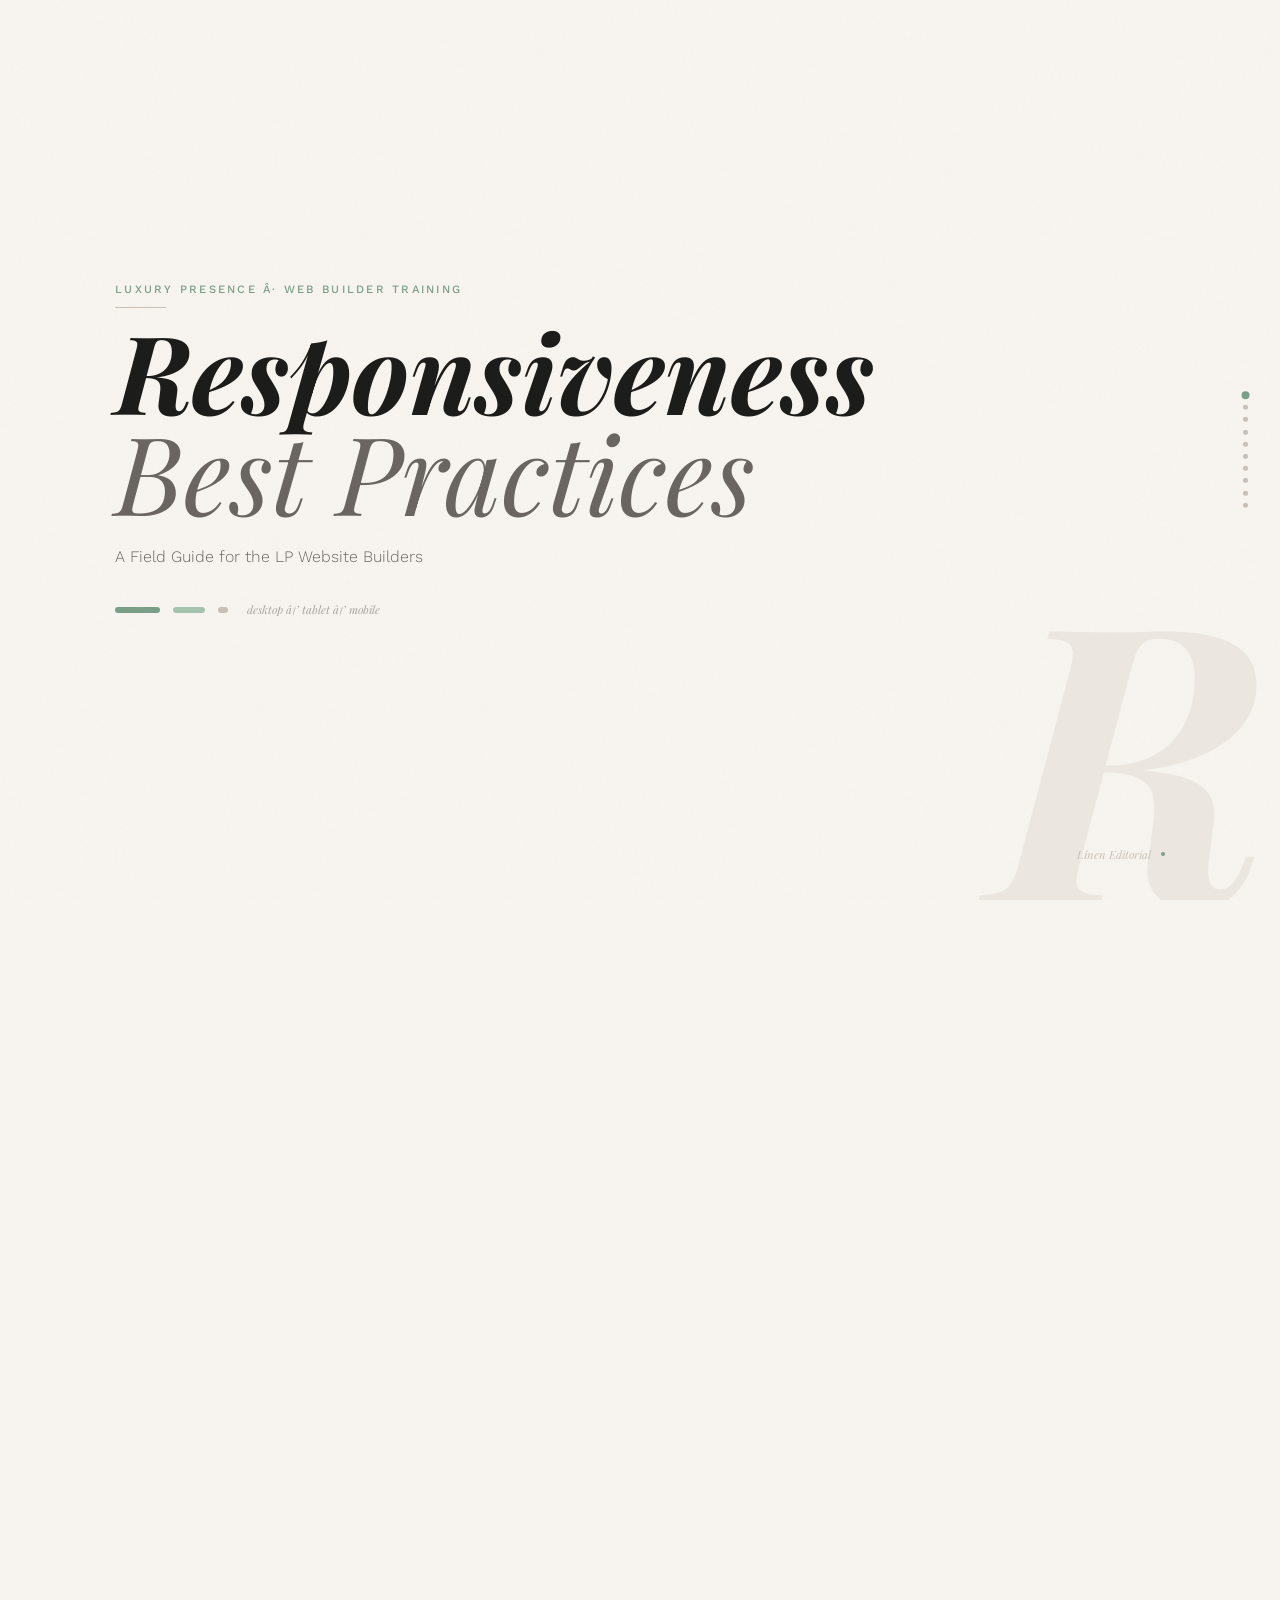
<file: presentations/lp-responsiveness-guide.html>
﻿<!DOCTYPE html>
<html lang="en">
<head>
  <meta charset="UTF-8">
  <meta name="viewport" content="width=device-width, initial-scale=1.0">
  <title>Responsiveness â€” LP Web Builder Training</title>
  <link rel="preconnect" href="https://fonts.googleapis.com">
  <link rel="preconnect" href="https://fonts.gstatic.com" crossorigin>
  <link href="https://fonts.googleapis.com/css2?family=Playfair+Display:ital,wght@0,400;0,600;0,700;1,400;1,600;1,700&family=Work+Sans:wght@300;400;500&display=swap" rel="stylesheet">
  <style>
    :root {
      --bg:             #F7F4EF;
      --bg-card:        #FDFCFA;
      --bg-warm:        #F0EDE6;
      --bg-closing:     #2C3830;
      --text-primary:   #1C1C1A;
      --text-secondary: #6A6560;
      --text-muted:     #A8A4A0;
      --sage:           #7A9E87;
      --sage-light:     #A5C4B0;
      --sage-dim:       rgba(122,158,135,0.14);
      --sage-dark:      #506656;
      --terracotta:     #B85042;
      --terra-dim:      rgba(184,80,66,0.1);
      --stone:          #C8BFB6;
      --border:         #DDD8D2;
      --border-light:   #EAE6E0;
      --font-display:   'Playfair Display', serif;
      --font-body:      'Work Sans', sans-serif;
      --ease-expo:      cubic-bezier(0.16, 1, 0.3, 1);
      --ease-out:       cubic-bezier(0.22, 1, 0.36, 1);
      --title-size:     clamp(1.5rem, 5vw, 4rem);
      --h2-size:        clamp(1.25rem, 3.5vw, 2.5rem);
      --body-size:      clamp(0.72rem, 1.35vw, 1rem);
      --small-size:     clamp(0.58rem, 0.88vw, 0.75rem);
      --slide-padding:  clamp(1rem, 4vw, 4rem);
      --content-gap:    clamp(0.5rem, 2vw, 2rem);
    }
    html, body { height: 100%; overflow-x: hidden; }
    html { scroll-snap-type: y mandatory; scroll-behavior: smooth; }
    .slide {
      width: 100vw; height: 100vh; height: 100dvh;
      overflow: hidden; scroll-snap-align: start;
      display: flex; flex-direction: column; position: relative;
    }
    .slide-content {
      flex: 1; display: flex; flex-direction: column;
      justify-content: center; max-height: 100%; overflow: hidden;
      padding: var(--slide-padding);
    }
    @media (max-height: 700px) {
      :root { --slide-padding: clamp(0.75rem,3vw,2rem); --body-size: clamp(0.6rem,1.1vw,0.85rem); }
    }
    @media (max-height: 600px) {
      :root { --slide-padding: clamp(0.5rem,2.5vw,1.5rem); --body-size: clamp(0.58rem,1vw,0.78rem); }
      .nav-dots { display: none; }
    }
    @media (prefers-reduced-motion: reduce) {
      *, *::before, *::after { animation-duration: 0.01ms !important; transition-duration: 0.2s !important; }
      html { scroll-behavior: auto; }
    }
    *, *::before, *::after { margin: 0; padding: 0; box-sizing: border-box; }
    body { background: var(--bg); color: var(--text-primary); font-family: var(--font-body); }
    body::before {
      content: '';
      position: fixed; inset: 0; z-index: 0; pointer-events: none;
      background-image: url("data:image/svg+xml,%3Csvg viewBox='0 0 200 200' xmlns='http://www.w3.org/2000/svg'%3E%3Cfilter id='n'%3E%3CfeTurbulence type='fractalNoise' baseFrequency='0.85' numOctaves='4' stitchTiles='stitch'/%3E%3C/filter%3E%3Crect width='100%25' height='100%25' filter='url(%23n)' opacity='0.045'/%3E%3C/svg%3E");
      opacity: 0.35;
    }
    .reveal {
      opacity: 0; transform: translateY(16px);
      transition: opacity 0.65s var(--ease-expo), transform 0.65s var(--ease-expo);
    }
    .slide.visible .reveal { opacity: 1; transform: translateY(0); }
    .slide.visible .reveal:nth-child(1) { transition-delay: 0.05s; }
    .slide.visible .reveal:nth-child(2) { transition-delay: 0.14s; }
    .slide.visible .reveal:nth-child(3) { transition-delay: 0.23s; }
    .slide.visible .reveal:nth-child(4) { transition-delay: 0.32s; }
    .slide.visible .reveal:nth-child(5) { transition-delay: 0.41s; }
    .slide.visible .reveal:nth-child(6) { transition-delay: 0.5s; }
    .stagger .reveal:nth-child(1) { transition-delay: 0.08s; }
    .stagger .reveal:nth-child(2) { transition-delay: 0.18s; }
    .stagger .reveal:nth-child(3) { transition-delay: 0.28s; }
    .stagger .reveal:nth-child(4) { transition-delay: 0.38s; }
    .stagger .reveal:nth-child(5) { transition-delay: 0.48s; }
    .stagger .reveal:nth-child(6) { transition-delay: 0.58s; }
    .progress-bar {
      position: fixed; top: 0; left: 0; right: 0; height: 2px; z-index: 100;
      background: linear-gradient(90deg, var(--sage), var(--sage-light));
      transform-origin: left; transform: scaleX(0);
      transition: transform 0.35s var(--ease-out);
    }
    .nav-dots {
      position: fixed; right: clamp(1rem,2.5vw,2.5rem); top: 50%;
      transform: translateY(-50%); display: flex; flex-direction: column;
      gap: clamp(0.4rem,0.8vh,0.7rem); z-index: 50;
    }
    .nav-dot {
      width: 5px; height: 5px; border-radius: 50%;
      background: var(--stone); cursor: pointer;
      transition: background 0.3s, transform 0.3s; border: none; padding: 0;
    }
    .nav-dot.active { background: var(--sage); transform: scale(1.6); }
    .eyebrow {
      font-family: var(--font-body); font-size: var(--small-size);
      font-weight: 500; letter-spacing: 0.2em; text-transform: uppercase; color: var(--sage);
    }
    .eyebrow.red { color: var(--terracotta); }
    .title-rule {
      width: clamp(32px,4vw,52px); height: 1px; background: var(--stone);
      margin: clamp(0.4rem,1.2vh,0.875rem) 0;
    }
    .h-display {
      font-family: var(--font-display); font-size: clamp(3rem, 8.5vw, 8rem);
      font-weight: 700; font-style: italic; line-height: 0.93; color: var(--text-primary);
    }
    .h-section {
      font-family: var(--font-display); font-size: clamp(1.6rem, 3.8vw, 3.2rem);
      font-weight: 600; font-style: italic; line-height: 1.05; color: var(--text-primary);
    }
    .lead {
      font-family: var(--font-body); font-size: var(--body-size);
      font-weight: 300; color: var(--text-secondary); line-height: 1.7; max-width: 58ch;
    }
    .slide-header { display: flex; flex-direction: column; gap: 0; margin-bottom: clamp(0.75rem,2vh,2rem); }
    .slide-num {
      position: absolute; top: clamp(1.5rem,3vw,2.5rem); right: clamp(1.5rem,3vw,3.5rem);
      font-family: var(--font-body); font-size: clamp(0.48rem,0.72vw,0.6rem);
      letter-spacing: 0.2em; color: var(--stone); z-index: 2;
    }
    .two-col { display: grid; grid-template-columns: 1fr 1fr; gap: clamp(1rem,2.5vw,2.5rem); align-items: start; }
    @media (max-width:700px) { .two-col { grid-template-columns: 1fr; } }
    .rule-list { list-style: none; display: flex; flex-direction: column; gap: clamp(0.5rem,1.2vh,1rem); }
    .rule-list li { display: flex; gap: 0.65rem; align-items: flex-start; }
    .rule-list li::before { content: 'â€”'; color: var(--sage); font-weight: 300; flex-shrink: 0; font-size: var(--body-size); }
    .rule-list li span { font-size: var(--body-size); font-weight: 300; color: var(--text-secondary); line-height: 1.55; }

    /* === TITLE SLIDE === */
    .slide-title .slide-content { padding-left: clamp(3rem,9vw,9rem); padding-right: clamp(3rem,9vw,9rem); }
    .bg-letter {
      position: absolute; right: clamp(-2rem,1vw,2rem); bottom: clamp(-4rem,-4vh,-1rem);
      font-family: var(--font-display); font-size: clamp(14rem,30vw,28rem);
      font-weight: 700; font-style: italic; color: #EBE7E0;
      line-height: 1; pointer-events: none; user-select: none; z-index: 0;
      opacity: 0; animation: fadeInSlow 1.4s 0.5s forwards;
    }
    .title-swatches { display: flex; gap: clamp(0.4rem,1vw,0.8rem); margin-top: clamp(1.25rem,3.5vh,3rem); align-items: center; }
    .title-swatch-bar { height: clamp(4px,0.7vh,6px); border-radius: 100px; }
    .title-meta {
      position: absolute; bottom: clamp(1.5rem,3vw,2.5rem); right: clamp(3rem,9vw,9rem);
      display: flex; align-items: center; gap: 0.6rem;
      opacity: 0; animation: fadeInSlow 0.7s 1.1s forwards;
    }
    .meta-italic { font-family: var(--font-display); font-style: italic; font-size: var(--small-size); color: var(--stone); }
    .meta-dot { width: 4px; height: 4px; border-radius: 50%; background: var(--sage); }

    /* === WHY CARDS === */
    .why-cards { display: grid; grid-template-columns: repeat(3,1fr); gap: clamp(0.625rem,1.5vw,1.25rem); }
    .why-card {
      background: var(--bg-card); border: 1px solid var(--border-light); border-top: 2px solid var(--sage);
      border-radius: 8px; padding: clamp(0.75rem,1.8vw,1.375rem);
    }
    .why-num { font-family: var(--font-display); font-size: clamp(1.5rem,3vw,2.4rem); font-weight: 600; font-style: italic; color: var(--sage); opacity: 0.55; line-height: 1; margin-bottom: clamp(0.3rem,0.7vh,0.5rem); }
    .why-title { font-family: var(--font-display); font-size: clamp(0.9rem,1.7vw,1.35rem); font-weight: 600; font-style: italic; color: var(--text-primary); line-height: 1.2; margin-bottom: clamp(0.25rem,0.6vh,0.45rem); }
    .why-text { font-size: clamp(0.6rem,0.92vw,0.78rem); font-weight: 300; color: var(--text-secondary); line-height: 1.55; }

    /* === DEVICE MOCKUPS === */
    .device-trio { display: grid; grid-template-columns: 1fr 1fr 1fr; gap: clamp(0.625rem,1.5vw,1.25rem); align-items: end; }
    .device-frame {
      background: var(--bg-card); border: 1px solid var(--border);
      border-radius: 10px; overflow: hidden;
      display: flex; flex-direction: column;
    }
    .device-header {
      background: var(--bg-warm); border-bottom: 1px solid var(--border-light);
      padding: clamp(0.3rem,0.7vh,0.5rem) clamp(0.5rem,1.2vw,0.875rem);
      display: flex; align-items: center; gap: 0.3rem;
    }
    .device-dot { width: 5px; height: 5px; border-radius: 50%; background: var(--stone); }
    .device-body { padding: clamp(0.4rem,0.9vh,0.65rem); display: flex; flex-direction: column; gap: clamp(0.3rem,0.6vh,0.45rem); }
    .device-bar { height: clamp(4px,0.65vh,5px); border-radius: 2px; background: var(--border-light); }
    .device-bar.heading { height: clamp(7px,1.1vh,10px); background: var(--stone); }
    .device-bar.sage { background: var(--sage-light); }
    .device-label {
      font-size: clamp(0.44rem,0.65vw,0.54rem); font-weight: 500;
      color: var(--text-muted); letter-spacing: 0.12em; text-transform: uppercase;
      text-align: center; padding: clamp(0.25rem,0.5vh,0.4rem);
      border-top: 1px solid var(--border-light);
    }
    .device-label.good { color: var(--sage-dark); }
    .device-label.bad  { color: var(--terracotta); }

    /* === COMPARE PANELS === */
    .compare-grid { display: grid; grid-template-columns: 1fr 1fr; gap: clamp(0.75rem,2vw,1.75rem); }
    .cmp-panel { background: var(--bg-card); border: 1px solid var(--border-light); border-radius: 10px; overflow: hidden; }
    .cmp-panel.bad  { border-color: rgba(184,80,66,0.3); }
    .cmp-panel.good { border-color: rgba(122,158,135,0.3); }
    .cmp-inner { padding: clamp(0.75rem,1.8vw,1.375rem); display: flex; flex-direction: column; gap: clamp(0.4rem,1vh,0.75rem); }
    .cmp-footer {
      padding: clamp(0.3rem,0.8vh,0.55rem) clamp(0.5rem,1.2vw,0.875rem);
      border-top: 1px solid var(--border-light);
      display: flex; align-items: flex-start; gap: 0.4rem;
      font-size: clamp(0.5rem,0.75vw,0.62rem); color: var(--text-secondary);
    }

    /* === MOBILE MOCKUP === */
    .mobile-frame {
      width: clamp(60px,8vw,90px); height: clamp(110px,15vw,165px);
      border: 2px solid var(--border); border-radius: clamp(8px,1vw,12px);
      background: var(--bg-card); display: flex; flex-direction: column;
      overflow: hidden; flex-shrink: 0;
      position: relative;
    }
    .mobile-notch {
      width: 30%; height: clamp(4px,0.6vh,6px);
      background: var(--border); border-radius: 100px;
      margin: clamp(4px,0.6vh,6px) auto 0;
    }
    .mobile-content { flex: 1; padding: clamp(3px,0.4vw,5px); display: flex; flex-direction: column; gap: clamp(2px,0.3vh,3px); }
    .mob-bar { height: clamp(3px,0.45vh,4px); border-radius: 2px; background: var(--border-light); }
    .mob-bar.heading { height: clamp(5px,0.75vh,7px); background: var(--stone); }
    .mob-bar.image { height: clamp(22px,3.5vh,35px); background: var(--bg-warm); border-radius: 3px; }
    .mob-bar.sage { background: var(--sage-light); }

    /* === APPLY CARDS === */
    .apply-cards { display: grid; grid-template-columns: repeat(3,1fr); gap: clamp(0.625rem,1.5vw,1.25rem); }
    .apply-card { background: var(--bg-card); border: 1px solid var(--border-light); border-radius: 10px; padding: clamp(0.75rem,1.8vw,1.375rem); }
    .apply-step { font-family: var(--font-display); font-size: clamp(1.3rem,2.5vw,2rem); font-weight: 600; font-style: italic; color: var(--sage); opacity: 0.5; line-height: 1; margin-bottom: clamp(0.3rem,0.7vh,0.5rem); }
    .apply-title { font-family: var(--font-display); font-size: clamp(0.85rem,1.6vw,1.3rem); font-weight: 600; font-style: italic; color: var(--text-primary); line-height: 1.2; margin-bottom: clamp(0.25rem,0.6vh,0.4rem); }
    .apply-text { font-size: clamp(0.58rem,0.88vw,0.72rem); font-weight: 300; color: var(--text-secondary); line-height: 1.55; }
    .apply-checklist { list-style: none; display: flex; flex-direction: column; gap: 0.3rem; margin-top: 0.5rem; }
    .apply-checklist li { display: flex; gap: 0.4rem; align-items: flex-start; font-size: clamp(0.55rem,0.82vw,0.68rem); font-weight: 300; color: var(--text-secondary); line-height: 1.4; }
    .apply-checklist li::before { content: 'â†—'; color: var(--sage); flex-shrink: 0; font-size: 0.75em; margin-top: 0.1em; }

    /* === QUOTE === */
    .quote-block {
      background: var(--bg-card); border: 1px solid var(--border-light);
      border-left: 3px solid var(--sage); border-radius: 8px;
      padding: clamp(0.875rem,2.2vw,1.875rem); margin: clamp(0.5rem,1.5vh,1.25rem) 0;
    }
    .quote-text { font-family: var(--font-display); font-style: italic; font-size: clamp(1rem,2.2vw,1.7rem); font-weight: 400; color: var(--text-primary); line-height: 1.45; }
    .quote-source { font-size: var(--small-size); color: var(--text-muted); margin-top: clamp(0.4rem,0.8vh,0.625rem); letter-spacing: 0.06em; }

    /* === CLOSING === */
    .slide-closing { background: var(--bg-closing); }
    .slide-closing .eyebrow { color: var(--sage-light); }
    .slide-closing .h-section { color: #E8E4DC; }
    .quick-ref { display: grid; grid-template-columns: 1fr 1fr; gap: clamp(1rem,3vw,3rem); }
    .qr-label { font-size: var(--small-size); font-weight: 500; letter-spacing: 0.18em; text-transform: uppercase; margin-bottom: clamp(0.4rem,1vh,0.75rem); }
    .qr-label.green { color: var(--sage-light); }
    .qr-label.red   { color: #D4897E; }
    .qr-list { list-style: none; display: flex; flex-direction: column; gap: clamp(0.3rem,0.75vh,0.55rem); }
    .qr-list li { display: flex; gap: 0.55rem; align-items: flex-start; }
    .qr-icon { font-size: clamp(0.55rem,0.82vw,0.68rem); flex-shrink: 0; margin-top: 0.1em; }
    .qr-list li span { font-size: clamp(0.6rem,0.92vw,0.78rem); font-weight: 300; color: rgba(232,228,220,0.7); line-height: 1.45; }
    .closing-orb-1 {
      position: absolute; border-radius: 50%; pointer-events: none; z-index: 0;
      filter: blur(clamp(50px,10vw,100px)); width: clamp(180px,35vw,420px); height: clamp(180px,35vw,420px);
      background: radial-gradient(circle,rgba(122,158,135,0.15) 0%,transparent 65%);
      bottom: -10%; right: -5%;
    }
    .closing-orb-2 {
      position: absolute; border-radius: 50%; pointer-events: none; z-index: 0;
      filter: blur(clamp(50px,10vw,100px)); width: clamp(120px,22vw,280px); height: clamp(120px,22vw,280px);
      background: radial-gradient(circle,rgba(200,191,182,0.1) 0%,transparent 65%);
      top: -8%; left: 10%;
    }
    @keyframes fadeInSlow { from { opacity: 0; } to { opacity: 1; } }

    /* === OVERFLOW INDICATOR === */
    .overflow-demo {
      border: 1px solid var(--border); border-radius: 8px; overflow: hidden;
      background: var(--bg-card); position: relative;
    }
    .overflow-inner {
      padding: clamp(0.4rem,0.9vh,0.65rem); display: flex; flex-direction: column; gap: clamp(0.25rem,0.5vh,0.4rem);
    }
    .overflow-bar { height: clamp(4px,0.65vh,5px); border-radius: 2px; background: var(--border-light); }
    .overflow-bad-bar {
      height: clamp(4px,0.65vh,5px); border-radius: 2px; background: rgba(184,80,66,0.3);
      width: 130%; /* extends beyond frame */
    }
    .overflow-caption {
      font-size: clamp(0.44rem,0.65vw,0.54rem); font-weight: 500;
      color: var(--text-muted); letter-spacing: 0.12em; text-transform: uppercase;
      text-align: center; padding: clamp(0.25rem,0.5vh,0.4rem);
      border-top: 1px solid var(--border-light);
    }
    .overflow-caption.bad  { color: var(--terracotta); }
    .overflow-caption.good { color: var(--sage-dark); }

    /* === BREAKPOINT PILLS === */
    .bp-pills { display: flex; gap: clamp(0.4rem,1vw,0.75rem); flex-wrap: wrap; margin-top: clamp(0.5rem,1.2vh,0.875rem); }
    .bp-pill {
      background: var(--bg-card); border: 1px solid var(--border-light);
      border-radius: 100px; padding: 0.25em 0.8em;
      font-size: clamp(0.48rem,0.72vw,0.6rem); font-weight: 500;
      letter-spacing: 0.1em; text-transform: uppercase; color: var(--text-secondary);
      display: flex; align-items: center; gap: 0.35em;
    }
    .bp-dot { width: 4px; height: 4px; border-radius: 50%; background: var(--sage); }
  </style>
</head>
<body>

  <div class="progress-bar" id="progressBar"></div>
  <nav class="nav-dots" id="navDots" aria-label="Slide navigation"></nav>

  <!-- SLIDE 1 â€” TITLE -->
  <section class="slide slide-title">
    <div class="bg-letter" aria-hidden="true">R</div>
    <div class="slide-content" style="position:relative;z-index:1;">
      <span class="eyebrow reveal">Luxury Presence Â· Web Builder Training</span>
      <div class="title-rule reveal"></div>
      <h1 class="h-display reveal">
        Respon&shy;sive&shy;ness<br><span style="font-weight:400;color:var(--text-secondary);">Best Practices</span>
      </h1>
      <p class="lead reveal" style="margin-top:clamp(1rem,2.5vh,2rem);">A Field Guide for the LP Website Builders</p>
      <div class="title-swatches reveal" aria-label="Breakpoint preview">
        <div class="title-swatch-bar" style="width:clamp(36px,3.5vw,52px);background:var(--sage);"></div>
        <div class="title-swatch-bar" style="width:clamp(24px,2.5vw,36px);background:var(--sage-light);"></div>
        <div class="title-swatch-bar" style="width:clamp(8px,0.8vw,12px);background:var(--stone);"></div>
        <span style="font-size:var(--small-size);color:var(--text-muted);margin-left:0.4rem;font-style:italic;font-family:var(--font-display);">desktop â†’ tablet â†’ mobile</span>
      </div>
    </div>
    <div class="title-meta">
      <span class="meta-italic">Linen Editorial</span>
      <div class="meta-dot"></div>
    </div>
  </section>

  <!-- SLIDE 2 â€” WHY RESPONSIVENESS MATTERS -->
  <section class="slide">
    <span class="slide-num">01 / 09</span>
    <div class="slide-content">
      <div class="slide-header">
        <span class="eyebrow reveal">Foundation</span>
        <div class="title-rule reveal"></div>
        <h2 class="h-section reveal">Why Responsiveness Matters</h2>
        <p class="lead reveal" style="margin-top:clamp(0.2rem,0.5vh,0.4rem);">A site that looks stunning on desktop and breaks on mobile is a site that's not ready to ship.</p>
      </div>
      <div class="why-cards stagger">
        <div class="why-card reveal">
          <div class="why-num">01</div>
          <div class="why-title">Mobile-First Reality</div>
          <p class="why-text">The majority of LP clients' website traffic arrives on mobile. A broken mobile layout directly impacts lead generation and brand perception.</p>
        </div>
        <div class="why-card reveal">
          <div class="why-num">02</div>
          <div class="why-title">Luxury on Every Device</div>
          <p class="why-text">Premium brand standards don't pause at 375px. A luxury experience must feel intentional and polished at every breakpoint â€” not just 1440px.</p>
        </div>
        <div class="why-card reveal">
          <div class="why-num">03</div>
          <div class="why-title">QA Is Non-Negotiable</div>
          <p class="why-text">Responsiveness is a delivery requirement, not a bonus. Sites submitted without mobile QA will be returned. Period.</p>
        </div>
      </div>
    </div>
  </section>

  <!-- SLIDE 3 â€” DO: QA ALL BREAKPOINTS -->
  <section class="slide">
    <span class="slide-num">02 / 09</span>
    <div class="slide-content">
      <div class="two-col">
        <div style="display:flex;flex-direction:column;gap:clamp(0.4rem,1.1vh,0.875rem);">
          <div class="slide-header" style="margin-bottom:0;">
            <span class="eyebrow reveal">Do âœ…</span>
            <div class="title-rule reveal"></div>
            <h2 class="h-section reveal">QA Every Page at<br>All Breakpoints</h2>
          </div>
          <ul class="rule-list stagger" style="margin-top:clamp(0.25rem,0.7vh,0.5rem);">
            <li class="reveal"><span>Check mobile, tablet, and desktop â€” what works at 1440px can break at 375px</span></li>
            <li class="reveal"><span>Don't approve a site without checking mobile. Period.</span></li>
            <li class="reveal"><span>Use DevTools device emulation for every page, not just the homepage</span></li>
            <li class="reveal"><span>Check inner pages: property detail, bio pages, contact â€” not just hero sections</span></li>
          </ul>
          <div class="bp-pills reveal">
            <div class="bp-pill"><div class="bp-dot"></div>375px â€” Mobile</div>
            <div class="bp-pill"><div class="bp-dot"></div>768px â€” Tablet</div>
            <div class="bp-pill"><div class="bp-dot"></div>1280px â€” Desktop</div>
            <div class="bp-pill"><div class="bp-dot"></div>1440px â€” Wide</div>
          </div>
        </div>
        <div class="reveal">
          <div class="device-trio">
            <div class="device-frame">
              <div class="device-header">
                <div class="device-dot"></div><div class="device-dot"></div><div class="device-dot"></div>
              </div>
              <div class="device-body">
                <div class="device-bar heading"></div>
                <div class="device-bar" style="width:80%;"></div>
                <div class="device-bar" style="width:60%;"></div>
                <div style="height:clamp(18px,3vh,28px);border-radius:3px;background:var(--bg-warm);margin:clamp(0.2rem,0.4vh,0.3rem) 0;"></div>
                <div class="device-bar"></div>
                <div class="device-bar" style="width:75%;"></div>
                <div class="device-bar sage" style="width:40%;margin-top:0.2rem;"></div>
              </div>
              <div class="device-label good">1440px âœ“</div>
            </div>
            <div class="device-frame">
              <div class="device-header" style="padding-left:clamp(0.25rem,0.5vw,0.4rem);">
                <div class="device-dot"></div>
              </div>
              <div class="device-body">
                <div class="device-bar heading" style="width:100%;"></div>
                <div class="device-bar" style="width:85%;"></div>
                <div style="height:clamp(15px,2.5vh,22px);border-radius:3px;background:var(--bg-warm);margin:clamp(0.15rem,0.3vh,0.2rem) 0;"></div>
                <div class="device-bar"></div>
                <div class="device-bar" style="width:70%;"></div>
                <div class="device-bar sage" style="width:50%;margin-top:0.15rem;"></div>
              </div>
              <div class="device-label good">768px âœ“</div>
            </div>
            <div class="mobile-frame" style="margin:0 auto;">
              <div class="mobile-notch"></div>
              <div class="mobile-content">
                <div class="mob-bar heading"></div>
                <div class="mob-bar"></div>
                <div class="mob-bar" style="width:80%;"></div>
                <div class="mob-bar image"></div>
                <div class="mob-bar"></div>
                <div class="mob-bar" style="width:70%;"></div>
                <div class="mob-bar sage" style="width:60%;"></div>
              </div>
              <div class="device-label good" style="font-size:clamp(0.4rem,0.58vw,0.48rem);">375px âœ“</div>
            </div>
          </div>
        </div>
      </div>
    </div>
  </section>

  <!-- SLIDE 4 â€” DO: NAVIGATION -->
  <section class="slide">
    <span class="slide-num">03 / 09</span>
    <div class="slide-content">
      <div class="two-col">
        <div style="display:flex;flex-direction:column;gap:clamp(0.4rem,1.1vh,0.875rem);">
          <div class="slide-header" style="margin-bottom:0;">
            <span class="eyebrow reveal">Do âœ…</span>
            <div class="title-rule reveal"></div>
            <h2 class="h-section reveal">Verify Navigation<br>Collapses Cleanly</h2>
          </div>
          <ul class="rule-list stagger" style="margin-top:clamp(0.25rem,0.7vh,0.5rem);">
            <li class="reveal"><span>Navigation must collapse into a hamburger menu on mobile with no overlap or clipping</span></li>
            <li class="reveal"><span>Test that the hamburger menu opens and closes correctly â€” tap, not just click</span></li>
            <li class="reveal"><span>All nav items must be reachable and tappable on mobile</span></li>
            <li class="reveal"><span>Check that an open mobile menu doesn't obscure key content or CTAs beneath it</span></li>
          </ul>
        </div>
        <div class="reveal" style="display:flex;flex-direction:column;gap:clamp(0.5rem,1.2vw,0.875rem);">
          <div class="compare-grid">
            <div class="cmp-panel bad">
              <div class="cmp-inner">
                <div style="font-size:clamp(0.46rem,0.68vw,0.56rem);font-weight:500;color:var(--terracotta);letter-spacing:0.12em;text-transform:uppercase;margin-bottom:0.2rem;">Nav on mobile âœ—</div>
                <div style="background:var(--bg-warm);border-radius:5px;padding:clamp(0.3rem,0.6vh,0.4rem) clamp(0.4rem,0.8vw,0.55rem);display:flex;gap:0.4rem;align-items:center;overflow:hidden;">
                  <div style="font-size:clamp(0.52rem,0.8vw,0.65rem);font-weight:500;color:var(--text-primary);white-space:nowrap;">Logo</div>
                  <div style="display:flex;gap:0.25rem;overflow:hidden;">
                    <div style="font-size:clamp(0.42rem,0.62vw,0.5rem);color:var(--text-muted);white-space:nowrap;">Home</div>
                    <div style="font-size:clamp(0.42rem,0.62vw,0.5rem);color:var(--text-muted);white-space:nowrap;">Listings</div>
                    <div style="font-size:clamp(0.42rem,0.62vw,0.5rem);color:var(--text-muted);white-space:nowrap;opacity:0.4;">About</div>
                  </div>
                </div>
              </div>
              <div class="cmp-footer" style="background:rgba(184,80,66,0.05);">
                <span style="color:var(--terracotta);flex-shrink:0;">âœ—</span>
                <span>Full nav visible â€” items overflow and clip</span>
              </div>
            </div>
            <div class="cmp-panel good">
              <div class="cmp-inner">
                <div style="font-size:clamp(0.46rem,0.68vw,0.56rem);font-weight:500;color:var(--sage);letter-spacing:0.12em;text-transform:uppercase;margin-bottom:0.2rem;">Hamburger âœ“</div>
                <div style="background:var(--bg-warm);border-radius:5px;padding:clamp(0.3rem,0.6vh,0.4rem) clamp(0.4rem,0.8vw,0.55rem);display:flex;justify-content:space-between;align-items:center;">
                  <div style="font-size:clamp(0.52rem,0.8vw,0.65rem);font-weight:500;color:var(--text-primary);">Logo</div>
                  <div style="display:flex;flex-direction:column;gap:clamp(2px,0.35vh,3px);">
                    <div style="width:clamp(12px,1.8vw,16px);height:1.5px;background:var(--text-primary);border-radius:1px;"></div>
                    <div style="width:clamp(12px,1.8vw,16px);height:1.5px;background:var(--text-primary);border-radius:1px;"></div>
                    <div style="width:clamp(12px,1.8vw,16px);height:1.5px;background:var(--text-primary);border-radius:1px;"></div>
                  </div>
                </div>
              </div>
              <div class="cmp-footer" style="background:var(--sage-dim);">
                <span style="color:var(--sage);flex-shrink:0;">âœ“</span>
                <span>Hamburger collapses nav â€” clean at 375px</span>
              </div>
            </div>
          </div>
        </div>
      </div>
    </div>
  </section>

  <!-- SLIDE 5 â€” DON'T: HORIZONTAL SCROLL -->
  <section class="slide">
    <span class="slide-num">04 / 09</span>
    <div class="slide-content">
      <div class="two-col">
        <div style="display:flex;flex-direction:column;gap:clamp(0.4rem,1.1vh,0.875rem);">
          <div class="slide-header" style="margin-bottom:0;">
            <span class="eyebrow red reveal">Don't â›”ï¸</span>
            <div class="title-rule reveal"></div>
            <h2 class="h-section reveal">No Horizontal<br>Scroll on Mobile</h2>
          </div>
          <ul class="rule-list stagger" style="margin-top:clamp(0.25rem,0.7vh,0.5rem);">
            <li class="reveal"><span>If any section causes horizontal overflow, it's a blocker â€” the site cannot ship</span></li>
            <li class="reveal"><span>Common culprits: fixed-width elements, images without max-width, tables, or wide grid columns</span></li>
            <li class="reveal"><span>Test with DevTools: open the mobile view, then slowly widen to find the overflow point</span></li>
            <li class="reveal"><span>Check CSS for any hard-coded widths (width: 600px) that aren't wrapped in a media query</span></li>
          </ul>
        </div>
        <div class="reveal" style="display:flex;flex-direction:column;gap:clamp(0.5rem,1.2vw,0.875rem);">
          <div class="overflow-demo" style="border-color:rgba(184,80,66,0.3);">
            <div style="overflow:hidden;">
              <div class="overflow-inner">
                <div style="font-size:clamp(0.46rem,0.68vw,0.56rem);font-weight:500;color:var(--terracotta);letter-spacing:0.12em;text-transform:uppercase;margin-bottom:0.2rem;">Horizontal overflow âœ—</div>
                <div class="overflow-bar" style="width:100%;"></div>
                <div class="overflow-bar" style="width:100%;"></div>
                <div style="display:flex;gap:0.3rem;width:150%;margin-top:0.2rem;">
                  <div style="background:var(--bg-warm);border-radius:4px;padding:0.3rem;min-width:60%;height:clamp(25px,4vh,35px);display:flex;align-items:center;flex-shrink:0;">
                    <div style="height:4px;background:var(--border-light);border-radius:2px;width:80%;"></div>
                  </div>
                  <div style="background:var(--bg-warm);border-radius:4px;padding:0.3rem;min-width:60%;height:clamp(25px,4vh,35px);display:flex;align-items:center;flex-shrink:0;">
                    <div style="height:4px;background:var(--border-light);border-radius:2px;width:80%;"></div>
                  </div>
                </div>
                <div style="display:flex;align-items:center;gap:0.3rem;margin-top:0.2rem;">
                  <div style="flex:1;height:1px;background:rgba(184,80,66,0.3);border-top:1px dashed rgba(184,80,66,0.4);"></div>
                  <div style="font-size:clamp(0.42rem,0.62vw,0.52rem);color:var(--terracotta);white-space:nowrap;">content overflows â†’</div>
                </div>
              </div>
            </div>
            <div class="overflow-caption bad">Fixed-width columns extend past viewport â€” page scrolls sideways âœ—</div>
          </div>
          <div class="overflow-demo" style="border-color:rgba(122,158,135,0.3);">
            <div class="overflow-inner">
              <div style="font-size:clamp(0.46rem,0.68vw,0.56rem);font-weight:500;color:var(--sage);letter-spacing:0.12em;text-transform:uppercase;margin-bottom:0.2rem;">Fluid columns âœ“</div>
              <div class="overflow-bar" style="width:100%;"></div>
              <div style="display:flex;flex-direction:column;gap:0.25rem;margin-top:0.2rem;">
                <div style="background:var(--bg-warm);border-radius:4px;padding:0.3rem;height:clamp(20px,3.2vh,28px);display:flex;align-items:center;">
                  <div style="height:4px;background:var(--border-light);border-radius:2px;width:70%;"></div>
                </div>
                <div style="background:var(--bg-warm);border-radius:4px;padding:0.3rem;height:clamp(20px,3.2vh,28px);display:flex;align-items:center;">
                  <div style="height:4px;background:var(--border-light);border-radius:2px;width:60%;"></div>
                </div>
              </div>
            </div>
            <div class="overflow-caption good">Columns stack â€” content fits within 375px viewport âœ“</div>
          </div>
        </div>
      </div>
    </div>
  </section>

  <!-- SLIDE 6 â€” DO: TAP-FRIENDLY CTAs + SPLIT BLOCKS -->
  <section class="slide">
    <span class="slide-num">05 / 09</span>
    <div class="slide-content">
      <div class="two-col">
        <div style="display:flex;flex-direction:column;gap:clamp(0.4rem,1.1vh,0.875rem);">
          <div class="slide-header" style="margin-bottom:0;">
            <span class="eyebrow reveal">Do âœ…</span>
            <div class="title-rule reveal"></div>
            <h2 class="h-section reveal">Tap-Friendly CTAs +<br>Restacking Blocks</h2>
          </div>
          <ul class="rule-list stagger" style="margin-top:clamp(0.25rem,0.7vh,0.5rem);">
            <li class="reveal"><span>CTAs must be tap-friendly on mobile â€” minimum 44Ã—44px touch target (Apple HIG)</span></li>
            <li class="reveal"><span>Split blocks (image + text) must restack gracefully â€” image first, text below</span></li>
            <li class="reveal"><span>Maintain a logical reading order when blocks stack: headline â†’ image â†’ body â†’ CTA</span></li>
            <li class="reveal"><span>Side-by-side layouts at desktop should never try to squeeze onto one row at 375px</span></li>
          </ul>
        </div>
        <div class="reveal" style="display:flex;flex-direction:column;gap:clamp(0.5rem,1.2vw,0.875rem);">
          <div style="font-size:clamp(0.46rem,0.68vw,0.56rem);font-weight:500;color:var(--sage);letter-spacing:0.12em;text-transform:uppercase;">Restack order âœ“</div>
          <div style="display:flex;gap:clamp(0.5rem,1.2vw,1rem);align-items:flex-start;">
            <!-- Desktop layout -->
            <div style="flex:1;">
              <div style="font-size:clamp(0.42rem,0.62vw,0.52rem);color:var(--text-muted);letter-spacing:0.1em;text-transform:uppercase;margin-bottom:0.3rem;text-align:center;">Desktop (side-by-side)</div>
              <div style="background:var(--bg-card);border:1px solid var(--border-light);border-radius:8px;padding:clamp(0.4rem,0.9vh,0.65rem);display:flex;gap:0.4rem;">
                <div style="flex:1;background:var(--bg-warm);border-radius:4px;height:clamp(35px,5.5vh,50px);"></div>
                <div style="flex:1;display:flex;flex-direction:column;gap:0.2rem;justify-content:center;">
                  <div style="height:4px;background:var(--stone);border-radius:2px;width:80%;"></div>
                  <div style="height:3px;background:var(--border-light);border-radius:2px;width:100%;"></div>
                  <div style="height:3px;background:var(--border-light);border-radius:2px;width:70%;"></div>
                  <div style="height:4px;background:var(--sage-light);border-radius:2px;width:40%;margin-top:0.15rem;"></div>
                </div>
              </div>
            </div>
            <div style="display:flex;align-items:center;padding-top:clamp(1rem,2.5vh,2rem);color:var(--sage);font-size:clamp(0.7rem,1.2vw,1rem);">â†’</div>
            <!-- Mobile layout -->
            <div style="width:clamp(55px,7vw,75px);">
              <div style="font-size:clamp(0.42rem,0.62vw,0.52rem);color:var(--text-muted);letter-spacing:0.1em;text-transform:uppercase;margin-bottom:0.3rem;text-align:center;">Mobile (stacked)</div>
              <div style="background:var(--bg-card);border:1px solid rgba(122,158,135,0.3);border-radius:8px;padding:clamp(0.3rem,0.6vh,0.45rem);display:flex;flex-direction:column;gap:0.25rem;">
                <div style="background:var(--bg-warm);border-radius:4px;height:clamp(20px,3.2vh,28px);width:100%;"></div>
                <div style="height:clamp(3px,0.45vh,4px);background:var(--stone);border-radius:2px;width:90%;"></div>
                <div style="height:clamp(3px,0.45vh,4px);background:var(--border-light);border-radius:2px;width:100%;"></div>
                <div style="height:clamp(3px,0.45vh,4px);background:var(--border-light);border-radius:2px;width:80%;"></div>
                <div style="height:clamp(4px,0.65vh,6px);background:var(--sage-light);border-radius:2px;width:70%;"></div>
              </div>
            </div>
          </div>
          <!-- CTA tap target demo -->
          <div style="background:var(--bg-card);border:1px solid var(--border-light);border-radius:8px;padding:clamp(0.4rem,0.9vh,0.65rem);">
            <div style="font-size:clamp(0.42rem,0.62vw,0.52rem);color:var(--text-muted);letter-spacing:0.1em;text-transform:uppercase;margin-bottom:0.35rem;">CTA tap target size</div>
            <div style="display:flex;gap:0.5rem;align-items:center;">
              <div style="background:rgba(184,80,66,0.1);border:1px dashed rgba(184,80,66,0.4);border-radius:6px;padding:0.15rem 0.6rem;font-size:clamp(0.44rem,0.65vw,0.54rem);color:var(--terracotta);height:clamp(20px,3vh,24px);display:flex;align-items:center;">Too small âœ—</div>
              <div style="background:var(--sage-dim);border:1px solid rgba(122,158,135,0.4);border-radius:6px;padding:0.3rem 0.8rem;font-size:clamp(0.5rem,0.78vw,0.64rem);color:var(--sage-dark);height:clamp(36px,5vh,44px);display:flex;align-items:center;font-weight:500;">Tap-friendly âœ“</div>
              <div style="font-size:clamp(0.42rem,0.62vw,0.52rem);color:var(--text-muted);">Min 44px height</div>
            </div>
          </div>
        </div>
      </div>
    </div>
  </section>

  <!-- SLIDE 7 â€” DON'T: HERO CROP -->
  <section class="slide">
    <span class="slide-num">06 / 09</span>
    <div class="slide-content">
      <div class="two-col">
        <div style="display:flex;flex-direction:column;gap:clamp(0.4rem,1.1vh,0.875rem);">
          <div class="slide-header" style="margin-bottom:0;">
            <span class="eyebrow red reveal">Don't â›”ï¸</span>
            <div class="title-rule reveal"></div>
            <h2 class="h-section reveal">Don't Let Heroes<br>Crop Critical Content</h2>
          </div>
          <ul class="rule-list stagger" style="margin-top:clamp(0.25rem,0.7vh,0.5rem);">
            <li class="reveal"><span>Full-bleed hero images must not crop faces, property features, or text at any breakpoint</span></li>
            <li class="reveal"><span>Check that the focal point (agent's face, property entrance) remains visible on mobile</span></li>
            <li class="reveal"><span>Use CSS <code style="font-size:0.9em;background:var(--bg-warm);padding:0.1em 0.3em;border-radius:3px;">object-position</code> to control the crop point if the image has a key focal area</span></li>
            <li class="reveal"><span>Never place text directly on a hero without a gradient overlay â€” ensure legibility always</span></li>
          </ul>
        </div>
        <div class="reveal" style="display:flex;flex-direction:column;gap:clamp(0.5rem,1.2vw,0.875rem);">
          <div class="compare-grid">
            <div class="cmp-panel bad">
              <div class="cmp-inner" style="padding-bottom:0.3rem;">
                <div style="font-size:clamp(0.46rem,0.68vw,0.56rem);font-weight:500;color:var(--terracotta);letter-spacing:0.12em;text-transform:uppercase;margin-bottom:0.2rem;">Face cropped âœ—</div>
                <div style="position:relative;border-radius:5px;overflow:hidden;height:clamp(50px,8vh,70px);background:linear-gradient(180deg,var(--stone) 0%, var(--bg-warm) 100%);">
                  <!-- Agent silhouette cropped -->
                  <svg viewBox="0 0 80 60" style="position:absolute;bottom:-5px;left:50%;transform:translateX(-50%);width:50%;opacity:0.3;">
                    <ellipse cx="40" cy="20" rx="14" ry="16" fill="#6A6560"/>
                    <path d="M10 60 Q25 35 40 38 Q55 35 70 60Z" fill="#6A6560"/>
                  </svg>
                  <!-- Crop indicator -->
                  <div style="position:absolute;top:0;left:0;right:0;height:3px;background:rgba(184,80,66,0.5);"></div>
                  <div style="position:absolute;top:3px;left:4px;font-size:clamp(0.38rem,0.55vw,0.45rem);color:rgba(184,80,66,0.8);font-weight:500;">â† cropped here on mobile</div>
                </div>
              </div>
              <div class="cmp-footer" style="background:rgba(184,80,66,0.05);">
                <span style="color:var(--terracotta);flex-shrink:0;">âœ—</span>
                <span>Agent face invisible at 375px â€” crop point not set</span>
              </div>
            </div>
            <div class="cmp-panel good">
              <div class="cmp-inner" style="padding-bottom:0.3rem;">
                <div style="font-size:clamp(0.46rem,0.68vw,0.56rem);font-weight:500;color:var(--sage);letter-spacing:0.12em;text-transform:uppercase;margin-bottom:0.2rem;">Face preserved âœ“</div>
                <div style="position:relative;border-radius:5px;overflow:hidden;height:clamp(50px,8vh,70px);background:linear-gradient(180deg,var(--bg-warm) 0%, var(--stone) 100%);">
                  <svg viewBox="0 0 80 60" style="position:absolute;bottom:0;left:50%;transform:translateX(-50%);width:50%;opacity:0.45;">
                    <ellipse cx="40" cy="18" rx="14" ry="16" fill="#506656"/>
                    <path d="M10 60 Q25 33 40 36 Q55 33 70 60Z" fill="#506656"/>
                  </svg>
                  <div style="position:absolute;inset:0;background:linear-gradient(to top,rgba(44,56,48,0.4) 0%,transparent 50%);"></div>
                  <div style="position:absolute;bottom:5px;left:4px;font-size:clamp(0.4rem,0.6vw,0.5rem);color:white;font-weight:500;font-style:italic;font-family:var(--font-display);">Name Overlay</div>
                </div>
              </div>
              <div class="cmp-footer" style="background:var(--sage-dim);">
                <span style="color:var(--sage);flex-shrink:0;">âœ“</span>
                <span>object-position set to top â€” face always visible</span>
              </div>
            </div>
          </div>
        </div>
      </div>
    </div>
  </section>

  <!-- SLIDE 8 â€” CHECKLIST -->
  <section class="slide">
    <span class="slide-num">07 / 09</span>
    <div class="slide-content">
      <div class="slide-header">
        <span class="eyebrow reveal">Your Checklist</span>
        <div class="title-rule reveal"></div>
        <h2 class="h-section reveal">Mobile QA Checklist</h2>
        <p class="lead reveal" style="margin-top:clamp(0.2rem,0.5vh,0.4rem);">Run every item on this list at 375px before submitting for review.</p>
      </div>
      <div class="apply-cards stagger">
        <div class="apply-card reveal">
          <div class="apply-step">01</div>
          <div class="apply-title">Navigation</div>
          <p class="apply-text">Confirm hamburger renders correctly and all menu items are reachable via tap.</p>
          <ul class="apply-checklist">
            <li>Nav collapses to hamburger at mobile</li>
            <li>No overflow or overlap in nav bar</li>
            <li>Menu opens and closes without bugs</li>
          </ul>
        </div>
        <div class="apply-card reveal">
          <div class="apply-step">02</div>
          <div class="apply-title">Layout &amp; Overflow</div>
          <p class="apply-text">Scroll the entire page at 375px. Confirm no horizontal scroll at any point.</p>
          <ul class="apply-checklist">
            <li>No horizontal scroll anywhere on the page</li>
            <li>Split blocks restack: image above, text below</li>
            <li>CTAs are large enough to tap comfortably</li>
          </ul>
        </div>
        <div class="apply-card reveal">
          <div class="apply-step">03</div>
          <div class="apply-title">Imagery &amp; Heroes</div>
          <p class="apply-text">Check all hero images and full-bleed sections at 375px. Focal content must remain visible.</p>
          <ul class="apply-checklist">
            <li>Faces and key features not cropped on mobile</li>
            <li>Overlay on text-over-image heroes is legible</li>
            <li>No blurry or stretched images at any size</li>
          </ul>
        </div>
      </div>
    </div>
  </section>

  <!-- SLIDE 9 â€” QUOTE -->
  <section class="slide">
    <span class="slide-num">08 / 09</span>
    <div class="slide-content">
      <div class="slide-header">
        <span class="eyebrow reveal">The Standard</span>
        <div class="title-rule reveal"></div>
        <h2 class="h-section reveal">The Mobile Rule</h2>
      </div>
      <div class="quote-block reveal">
        <div class="quote-text">"Don't approve a site without checking mobile. Period. A site that looks great at 1440px but breaks at 375px is not done â€” it's half done."</div>
        <div class="quote-source">LP Design Principles Â· Responsiveness</div>
      </div>
      <div class="two-col reveal" style="margin-top:clamp(0.5rem,1.5vh,1.5rem);">
        <div>
          <div style="font-size:var(--small-size);font-weight:500;letter-spacing:0.15em;text-transform:uppercase;color:var(--sage);margin-bottom:clamp(0.3rem,0.8vh,0.6rem);">Absolute blockers (site cannot ship):</div>
          <ul class="rule-list">
            <li><span>Horizontal scroll on any page at 375px</span></li>
            <li><span>Navigation broken or unusable on mobile</span></li>
            <li><span>Agent face or key property feature cropped</span></li>
          </ul>
        </div>
        <div>
          <div style="font-size:var(--small-size);font-weight:500;letter-spacing:0.15em;text-transform:uppercase;color:var(--text-muted);margin-bottom:clamp(0.3rem,0.8vh,0.6rem);">Also check:</div>
          <ul class="rule-list">
            <li><span>Tablet breakpoint (768px) â€” not just desktop and mobile</span></li>
            <li><span>All inner pages â€” not just the homepage</span></li>
            <li><span>Actual device if possible, not only DevTools</span></li>
          </ul>
        </div>
      </div>
    </div>
  </section>

  <!-- SLIDE 10 â€” CLOSING -->
  <section class="slide slide-closing">
    <div class="closing-orb-1" aria-hidden="true"></div>
    <div class="closing-orb-2" aria-hidden="true"></div>
    <span class="slide-num" style="color:rgba(200,191,182,0.4);">09 / 09</span>
    <div class="slide-content" style="position:relative;z-index:1;">
      <div class="slide-header">
        <span class="eyebrow reveal">Quick Reference</span>
        <div class="title-rule reveal" style="background:rgba(200,191,182,0.25);"></div>
        <h2 class="h-section reveal">Responsiveness Recap</h2>
        <p class="lead reveal" style="color:rgba(232,228,220,0.55);margin-top:clamp(0.2rem,0.5vh,0.4rem);">Everything you need to remember on one slide.</p>
      </div>
      <div class="quick-ref reveal">
        <div>
          <div class="qr-label green">Always Do âœ…</div>
          <ul class="qr-list">
            <li><span class="qr-icon" style="color:var(--sage-light);">âœ“</span><span>QA every page at mobile (375px), tablet (768px), and desktop</span></li>
            <li><span class="qr-icon" style="color:var(--sage-light);">âœ“</span><span>Navigation collapses into a working hamburger on mobile</span></li>
            <li><span class="qr-icon" style="color:var(--sage-light);">âœ“</span><span>CTAs are tap-friendly â€” minimum 44px touch target</span></li>
            <li><span class="qr-icon" style="color:var(--sage-light);">âœ“</span><span>Split blocks restack in a logical reading order on mobile</span></li>
          </ul>
        </div>
        <div>
          <div class="qr-label red">Never Do â›”ï¸</div>
          <ul class="qr-list">
            <li><span class="qr-icon" style="color:#D4897E;">âœ—</span><span>Approve a site without checking mobile â€” ever</span></li>
            <li><span class="qr-icon" style="color:#D4897E;">âœ—</span><span>Horizontal scroll on mobile â€” this is a hard blocker</span></li>
            <li><span class="qr-icon" style="color:#D4897E;">âœ—</span><span>Let full-bleed heroes crop faces or key features on mobile</span></li>
            <li><span class="qr-icon" style="color:#D4897E;">âœ—</span><span>Leave text over images without a proper overlay treatment</span></li>
          </ul>
        </div>
      </div>
    </div>
  </section>

  <script>
    class SlidePresentation {
      constructor() {
        this.slides  = Array.from(document.querySelectorAll('.slide'));
        this.bar     = document.getElementById('progressBar');
        this.dotsEl  = document.getElementById('navDots');
        this.current = 0;
        this.total   = this.slides.length;
        this.isScrolling = false;
        this.buildDots();
        this.setupObserver();
        this.setupKeys();
        this.setupTouch();
        this.slides[0].classList.add('visible');
        this.updateBar(0);
      }
      setupObserver() {
        const io = new IntersectionObserver(entries => {
          entries.forEach(e => {
            if (!e.isIntersecting) return;
            e.target.classList.add('visible');
            this.current = this.slides.indexOf(e.target);
            this.updateBar(this.current);
            this.updateDots(this.current);
          });
        }, { threshold: 0.5 });
        this.slides.forEach(s => io.observe(s));
      }
      buildDots() {
        this.dotsEl.innerHTML = '';
        this.slides.forEach((_, i) => {
          const btn = document.createElement('button');
          btn.className = 'nav-dot' + (i === 0 ? ' active' : '');
          btn.setAttribute('aria-label', `Slide ${i + 1}`);
          btn.addEventListener('click', () => this.goto(i));
          this.dotsEl.appendChild(btn);
        });
      }
      updateDots(idx) { this.dotsEl.querySelectorAll('.nav-dot').forEach((d, i) => d.classList.toggle('active', i === idx)); }
      updateBar(idx) { const p = this.total > 1 ? idx / (this.total - 1) : 1; this.bar.style.transform = `scaleX(${p})`; }
      goto(idx) { const i = Math.max(0, Math.min(idx, this.total - 1)); this.slides[i].scrollIntoView({ behavior: 'smooth' }); }
      setupKeys() {
        document.addEventListener('keydown', e => {
          if (['ArrowDown','ArrowRight',' ','PageDown'].includes(e.key)) { e.preventDefault(); this.goto(this.current + 1); }
          if (['ArrowUp','ArrowLeft','PageUp'].includes(e.key))          { e.preventDefault(); this.goto(this.current - 1); }
        });
      }
      setupTouch() {
        let y0 = 0;
        document.addEventListener('touchstart', e => { y0 = e.touches[0].clientY; }, { passive: true });
        document.addEventListener('touchend',   e => { const dy = y0 - e.changedTouches[0].clientY; if (Math.abs(dy) > 40) this.goto(this.current + (dy > 0 ? 1 : -1)); }, { passive: true });
      }
    }
    new SlidePresentation();
  </script>
</body>
</html>
</file>
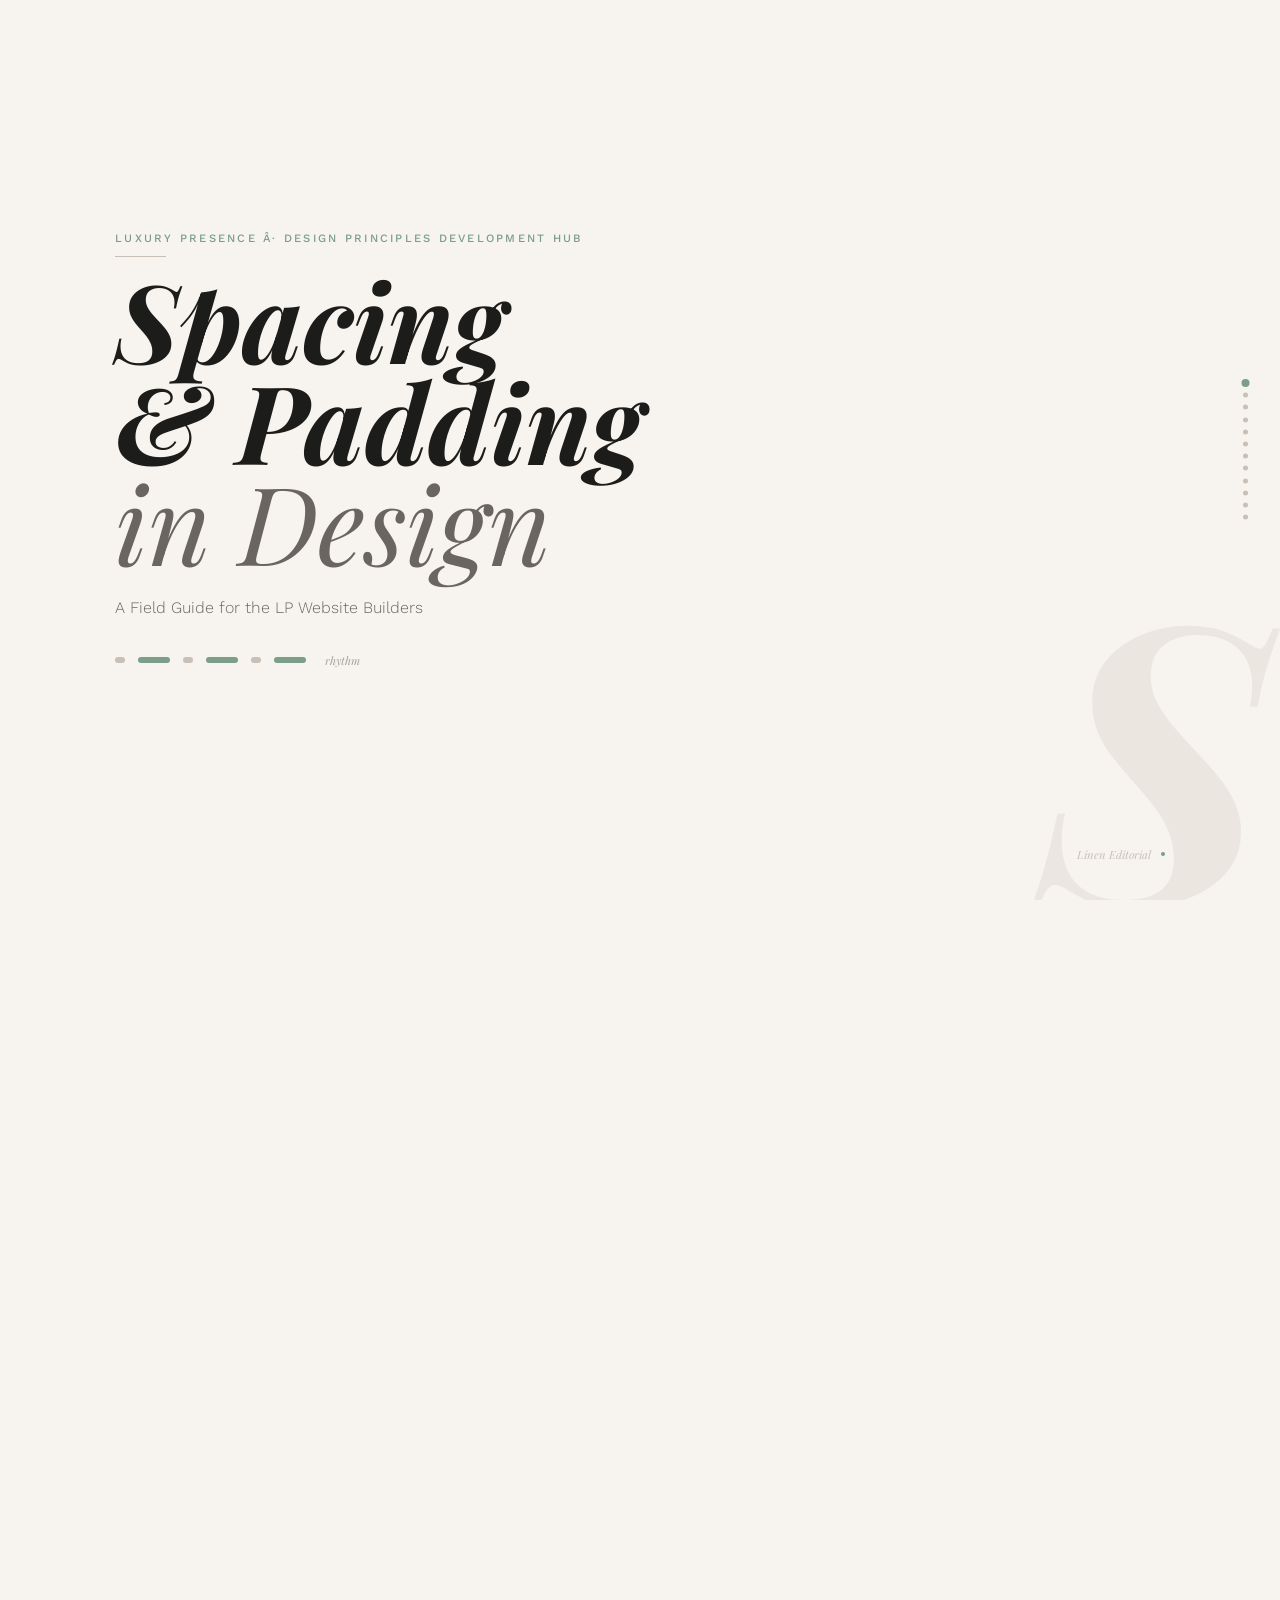
<file: presentations/lp-spacing-guide.html>
﻿<!DOCTYPE html>
<html lang="en">
<head>
  <meta charset="UTF-8">
  <meta name="viewport" content="width=device-width, initial-scale=1.0">
  <title>Spacing & Padding in UI/UX Design â€” LP Design Team</title>
  <link rel="preconnect" href="https://fonts.googleapis.com">
  <link rel="preconnect" href="https://fonts.gstatic.com" crossorigin>
  <link href="https://fonts.googleapis.com/css2?family=Playfair+Display:ital,wght@0,400;0,600;0,700;1,400;1,600;1,700&family=Work+Sans:wght@300;400;500&display=swap" rel="stylesheet">
  <style>

    /* === THEME VARIABLES === */
    :root {
      --bg:             #F7F4EF;
      --bg-card:        #FDFCFA;
      --bg-warm:        #F0EDE6;
      --bg-closing:     #2C3830;
      --text-primary:   #1C1C1A;
      --text-secondary: #6A6560;
      --text-muted:     #A8A4A0;
      --sage:           #7A9E87;
      --sage-light:     #A5C4B0;
      --sage-dim:       rgba(122,158,135,0.14);
      --sage-dark:      #506656;
      --terracotta:     #B85042;
      --terra-dim:      rgba(184,80,66,0.1);
      --stone:          #C8BFB6;
      --border:         #DDD8D2;
      --border-light:   #EAE6E0;
      --font-display:   'Playfair Display', serif;
      --font-body:      'Work Sans', sans-serif;
      --ease-expo:      cubic-bezier(0.16, 1, 0.3, 1);
      --ease-out:       cubic-bezier(0.22, 1, 0.36, 1);

      /* viewport-base sizes */
      --title-size:     clamp(1.5rem, 5vw, 4rem);
      --h2-size:        clamp(1.25rem, 3.5vw, 2.5rem);
      --body-size:      clamp(0.72rem, 1.35vw, 1rem);
      --small-size:     clamp(0.58rem, 0.88vw, 0.75rem);
      --slide-padding:  clamp(1rem, 4vw, 4rem);
      --content-gap:    clamp(0.5rem, 2vw, 2rem);
    }

    /* === VIEWPORT BASE (mandatory full copy) === */
    html, body { height: 100%; overflow-x: hidden; }
    html { scroll-snap-type: y mandatory; scroll-behavior: smooth; }
    .slide {
      width: 100vw; height: 100vh; height: 100dvh;
      overflow: hidden; scroll-snap-align: start;
      display: flex; flex-direction: column; position: relative;
    }
    .slide-content {
      flex: 1; display: flex; flex-direction: column;
      justify-content: center; max-height: 100%; overflow: hidden;
      padding: var(--slide-padding);
    }
    img, .image-container { max-width: 100%; max-height: min(50vh, 400px); object-fit: contain; }
    @media (max-height: 700px) {
      :root { --slide-padding: clamp(0.75rem,3vw,2rem); --title-size: clamp(1.2rem,4.5vw,2.2rem); --h2-size: clamp(1rem,3vw,1.7rem); --body-size: clamp(0.6rem,1.1vw,0.85rem); }
    }
    @media (max-height: 600px) {
      :root { --slide-padding: clamp(0.5rem,2.5vw,1.5rem); --body-size: clamp(0.58rem,1vw,0.78rem); }
      .nav-dots { display: none; }
    }
    @media (max-height: 500px) {
      :root { --slide-padding: clamp(0.4rem,2vw,1rem); --title-size: clamp(1rem,3.5vw,1.5rem); }
    }
    @media (max-width: 600px) {
      :root { --title-size: clamp(1.25rem,7vw,2.5rem); }
    }
    @media (prefers-reduced-motion: reduce) {
      *, *::before, *::after { animation-duration: 0.01ms !important; transition-duration: 0.2s !important; }
      html { scroll-behavior: auto; }
    }

    /* === RESET & BASE === */
    *, *::before, *::after { margin: 0; padding: 0; box-sizing: border-box; }
    body { background: var(--bg); color: var(--text-primary); font-family: var(--font-body); }

    /* === SUBTLE PAPER GRAIN (fixed, non-scrolling) === */
    body::before {
      content: '';
      position: fixed; inset: 0; z-index: 0; pointer-events: none;
      background-image: url("data:image/svg+xml,%3Csvg viewBox='0 0 200 200' xmlns='http://www.w3.org/2000/svg'%3E%3Cfilter id='n'%3E%3CfeTurbulence type='fractalNoise' baseFrequency='0.85' numOctaves='4' stitchTiles='stitch'/%3E%3C/filter%3E%3Crect width='100%25' height='100%25' filter='url(%23n)' opacity='0.045'/%3E%3C/svg%3E");
      opacity: 0.35;
    }

    /* === REVEAL SYSTEM === */
    .reveal {
      opacity: 0; transform: translateY(16px);
      transition: opacity 0.65s var(--ease-expo), transform 0.65s var(--ease-expo);
    }
    .slide.visible .reveal { opacity: 1; transform: translateY(0); }
    .slide.visible .reveal:nth-child(1) { transition-delay: 0.05s; }
    .slide.visible .reveal:nth-child(2) { transition-delay: 0.14s; }
    .slide.visible .reveal:nth-child(3) { transition-delay: 0.23s; }
    .slide.visible .reveal:nth-child(4) { transition-delay: 0.32s; }
    .slide.visible .reveal:nth-child(5) { transition-delay: 0.41s; }
    .slide.visible .reveal:nth-child(6) { transition-delay: 0.5s; }
    .stagger .reveal:nth-child(1) { transition-delay: 0.08s; }
    .stagger .reveal:nth-child(2) { transition-delay: 0.18s; }
    .stagger .reveal:nth-child(3) { transition-delay: 0.28s; }
    .stagger .reveal:nth-child(4) { transition-delay: 0.38s; }
    .stagger .reveal:nth-child(5) { transition-delay: 0.48s; }
    .stagger .reveal:nth-child(6) { transition-delay: 0.58s; }

    /* === PROGRESS BAR === */
    .progress-bar {
      position: fixed; top: 0; left: 0; right: 0; height: 2px;
      z-index: 100;
      background: linear-gradient(90deg, var(--sage), var(--sage-light));
      transform-origin: left; transform: scaleX(0);
      transition: transform 0.35s var(--ease-out);
    }

    /* === NAV DOTS === */
    .nav-dots {
      position: fixed; right: clamp(1rem,2.5vw,2.5rem); top: 50%;
      transform: translateY(-50%); display: flex; flex-direction: column;
      gap: clamp(0.4rem,0.8vh,0.7rem); z-index: 50;
    }
    .nav-dot {
      width: 5px; height: 5px; border-radius: 50%;
      background: var(--stone); cursor: pointer;
      transition: background 0.3s, transform 0.3s;
      border: none; padding: 0;
    }
    .nav-dot.active { background: var(--sage); transform: scale(1.6); }

    /* === SHARED COMPONENTS === */
    .eyebrow {
      font-family: var(--font-body); font-size: var(--small-size);
      font-weight: 500; letter-spacing: 0.2em; text-transform: uppercase;
      color: var(--sage);
    }
    .eyebrow.red { color: var(--terracotta); }

    .title-rule {
      width: clamp(32px,4vw,52px); height: 1px;
      background: var(--stone);
      margin: clamp(0.4rem,1.2vh,0.875rem) 0;
    }

    .h-display {
      font-family: var(--font-display);
      font-size: clamp(3rem, 8.5vw, 8rem);
      font-weight: 700; font-style: italic; line-height: 0.93;
      color: var(--text-primary);
    }
    .h-section {
      font-family: var(--font-display);
      font-size: clamp(1.6rem, 3.8vw, 3.2rem);
      font-weight: 600; font-style: italic; line-height: 1.05;
      color: var(--text-primary);
    }
    .lead {
      font-family: var(--font-body); font-size: var(--body-size);
      font-weight: 300; color: var(--text-secondary);
      line-height: 1.7; max-width: 58ch;
    }
    .slide-header { display: flex; flex-direction: column; gap: 0; margin-bottom: clamp(0.75rem,2vh,2rem); }
    .slide-num {
      position: absolute; top: clamp(1.5rem,3vw,2.5rem); right: clamp(1.5rem,3vw,3.5rem);
      font-family: var(--font-body); font-size: clamp(0.48rem,0.72vw,0.6rem);
      letter-spacing: 0.2em; color: var(--stone); z-index: 2;
    }
    .two-col { display: grid; grid-template-columns: 1fr 1fr; gap: clamp(1rem,2.5vw,2.5rem); align-items: start; }
    @media (max-width:700px) { .two-col { grid-template-columns: 1fr; } }

    /* Tag chips */
    .tag-do {
      display: inline-flex; align-items: center; gap: 0.3em;
      font-size: clamp(0.48rem,0.75vw,0.62rem); font-weight: 500;
      letter-spacing: 0.1em; text-transform: uppercase; color: var(--sage-dark);
      background: var(--sage-dim); border: 1px solid rgba(122,158,135,0.3);
      border-radius: 100px; padding: 0.2em 0.7em;
    }
    .tag-dont {
      display: inline-flex; align-items: center; gap: 0.3em;
      font-size: clamp(0.48rem,0.75vw,0.62rem); font-weight: 500;
      letter-spacing: 0.1em; text-transform: uppercase; color: var(--terracotta);
      background: var(--terra-dim); border: 1px solid rgba(184,80,66,0.25);
      border-radius: 100px; padding: 0.2em 0.7em;
    }

    /* Rule list */
    .rule-list { list-style: none; display: flex; flex-direction: column; gap: clamp(0.5rem,1.2vh,1rem); }
    .rule-list li { display: flex; gap: 0.65rem; align-items: flex-start; }
    .rule-list li::before { content: 'â€”'; color: var(--sage); font-weight: 300; flex-shrink: 0; font-size: var(--body-size); }
    .rule-list li span { font-size: var(--body-size); font-weight: 300; color: var(--text-secondary); line-height: 1.55; }

    /* Divider with label */
    .divider-labeled { display: flex; align-items: center; gap: 1rem; margin: clamp(0.5rem,1.5vh,1rem) 0; }
    .divider-labeled .line { flex: 1; height: 1px; background: var(--border); }
    .divider-labeled .text { font-size: var(--small-size); color: var(--text-muted); letter-spacing: 0.15em; text-transform: uppercase; white-space: nowrap; }

    /* â•â•â•â•â•â•â•â•â•â•â•â•â•â•â•â•â•â•â•â•â•â•â•â•â•â•â•â•â•â•â•â•â•â•â•â•â•â•â•â•â•
       SLIDE 1: TITLE
    â•â•â•â•â•â•â•â•â•â•â•â•â•â•â•â•â•â•â•â•â•â•â•â•â•â•â•â•â•â•â•â•â•â•â•â•â•â•â•â•â• */
    .slide-title { background: var(--bg); }
    .slide-title .slide-content {
      padding-left: clamp(3rem,9vw,9rem);
      padding-right: clamp(3rem,9vw,9rem);
    }
    .bg-letter {
      position: absolute; right: clamp(-2rem,1vw,2rem); bottom: clamp(-4rem,-4vh,-1rem);
      font-family: var(--font-display); font-size: clamp(14rem,30vw,28rem);
      font-weight: 700; font-style: italic; color: #EBE7E0;
      line-height: 1; pointer-events: none; user-select: none; z-index: 0;
      opacity: 0; animation: fadeInSlow 1.4s 0.5s forwards;
    }
    .title-swatches {
      display: flex; gap: clamp(0.4rem,1vw,0.8rem); margin-top: clamp(1.25rem,3.5vh,3rem);
      align-items: center;
    }
    .title-swatch-bar {
      height: clamp(4px,0.7vh,6px); border-radius: 100px;
    }
    .title-meta {
      position: absolute; bottom: clamp(1.5rem,3vw,2.5rem); right: clamp(3rem,9vw,9rem);
      display: flex; align-items: center; gap: 0.6rem;
      opacity: 0; animation: fadeInSlow 0.7s 1.1s forwards;
    }
    .meta-italic { font-family: var(--font-display); font-style: italic; font-size: var(--small-size); color: var(--stone); }
    .meta-dot { width: 4px; height: 4px; border-radius: 50%; background: var(--sage); }

    /* â•â•â•â•â•â•â•â•â•â•â•â•â•â•â•â•â•â•â•â•â•â•â•â•â•â•â•â•â•â•â•â•â•â•â•â•â•â•â•â•â•
       SLIDE 2: WHY SPACING MATTERS
    â•â•â•â•â•â•â•â•â•â•â•â•â•â•â•â•â•â•â•â•â•â•â•â•â•â•â•â•â•â•â•â•â•â•â•â•â•â•â•â•â• */
    .why-cards { display: grid; grid-template-columns: repeat(3,1fr); gap: clamp(0.625rem,1.5vw,1.25rem); }
    @media (max-width:700px) { .why-cards { grid-template-columns: 1fr; } }
    .why-card {
      background: var(--bg-card); border: 1px solid var(--border-light);
      border-top: 2px solid var(--sage); border-radius: 8px;
      padding: clamp(0.75rem,1.8vw,1.375rem);
    }
    .why-num {
      font-family: var(--font-display); font-size: clamp(1.5rem,3vw,2.4rem);
      font-weight: 600; font-style: italic; color: var(--sage); opacity: 0.55;
      line-height: 1; margin-bottom: clamp(0.3rem,0.7vh,0.5rem);
    }
    .why-title {
      font-family: var(--font-display); font-size: clamp(0.9rem,1.7vw,1.35rem);
      font-weight: 600; font-style: italic; color: var(--text-primary);
      line-height: 1.2; margin-bottom: clamp(0.25rem,0.6vh,0.45rem);
    }
    .why-text { font-size: clamp(0.6rem,0.92vw,0.78rem); font-weight: 300; color: var(--text-secondary); line-height: 1.55; }

    /* â•â•â•â•â•â•â•â•â•â•â•â•â•â•â•â•â•â•â•â•â•â•â•â•â•â•â•â•â•â•â•â•â•â•â•â•â•â•â•â•â•
       SLIDE 3: THREE LENSES
    â•â•â•â•â•â•â•â•â•â•â•â•â•â•â•â•â•â•â•â•â•â•â•â•â•â•â•â•â•â•â•â•â•â•â•â•â•â•â•â•â• */
    .lens-list { display: flex; flex-direction: column; gap: clamp(0.625rem,1.6vh,1.375rem); margin-top: clamp(0.25rem,0.8vh,0.75rem); }
    .lens-item { display: grid; grid-template-columns: clamp(36px,4vw,52px) 1fr; gap: clamp(0.75rem,2vw,1.5rem); align-items: start; }
    .lens-num {
      width: clamp(36px,4vw,52px); height: clamp(36px,4vw,52px);
      border-radius: 50%; background: var(--bg-warm); border: 1.5px solid var(--border);
      display: flex; align-items: center; justify-content: center;
      font-family: var(--font-display); font-size: clamp(0.8rem,1.4vw,1.1rem);
      font-weight: 600; font-style: italic; color: var(--sage-dark);
      flex-shrink: 0;
    }
    .lens-body {}
    .lens-name {
      font-family: var(--font-display); font-size: clamp(0.95rem,1.85vw,1.5rem);
      font-weight: 600; font-style: italic; color: var(--text-primary); line-height: 1.2;
    }
    .lens-desc { font-size: var(--body-size); font-weight: 300; color: var(--text-secondary); line-height: 1.55; margin-top: 0.15rem; }

    /* â•â•â•â•â•â•â•â•â•â•â•â•â•â•â•â•â•â•â•â•â•â•â•â•â•â•â•â•â•â•â•â•â•â•â•â•â•â•â•â•â•
       SLIDES 4-6: DOs â€” SPACING MOCKUP ELEMENTS
    â•â•â•â•â•â•â•â•â•â•â•â•â•â•â•â•â•â•â•â•â•â•â•â•â•â•â•â•â•â•â•â•â•â•â•â•â•â•â•â•â• */
    .mockup-frame {
      background: var(--bg-card); border: 1px solid var(--border);
      border-radius: 10px; overflow: hidden;
      padding: clamp(0.875rem,2vw,1.5rem);
      display: flex; flex-direction: column; gap: clamp(0.4rem,1vh,0.75rem);
    }
    .mockup-label {
      font-size: clamp(0.46rem,0.68vw,0.56rem); font-weight: 500;
      color: var(--text-muted); letter-spacing: 0.15em; text-transform: uppercase;
      text-align: center; margin-top: 0.35rem;
    }

    /* Content bar placeholders */
    .content-bar {
      height: clamp(5px,0.85vh,7px); border-radius: 3px;
      background: var(--border-light);
    }
    .content-bar.w-full { width: 100%; }
    .content-bar.w-3q   { width: 75%; }
    .content-bar.w-half { width: 50%; }
    .content-bar.w-1q   { width: 28%; }
    .content-bar.heading { height: clamp(7px,1.1vh,10px); background: var(--stone); width: 55%; }
    .content-bar.sage { background: var(--sage-light); }

    /* Spacing gap indicator */
    .gap-indicator {
      display: flex; align-items: center; gap: 0.4rem;
    }
    .gap-line { flex: 1; height: 1px; border-top: 1px dashed var(--border); }
    .gap-label {
      font-size: clamp(0.44rem,0.65vw,0.54rem); font-weight: 500;
      color: var(--sage); white-space: nowrap; letter-spacing: 0.08em;
    }

    /* Section block for full-bleed mockup */
    .section-block {
      border-radius: 5px; padding: clamp(0.4rem,1vh,0.7rem) clamp(0.5rem,1.2vw,0.875rem);
      display: flex; flex-direction: column; gap: 0.3rem;
    }

    /* â•â•â•â•â•â•â•â•â•â•â•â•â•â•â•â•â•â•â•â•â•â•â•â•â•â•â•â•â•â•â•â•â•â•â•â•â•â•â•â•â•
       SLIDE 5: BREATHE â€” COMPARISON
    â•â•â•â•â•â•â•â•â•â•â•â•â•â•â•â•â•â•â•â•â•â•â•â•â•â•â•â•â•â•â•â•â•â•â•â•â•â•â•â•â• */
    .breathe-compare { display: grid; grid-template-columns: 1fr 1fr; gap: clamp(0.75rem,2vw,1.75rem); }
    @media (max-width:600px) { .breathe-compare { grid-template-columns: 1fr; } }
    .breathe-panel {
      background: var(--bg-card); border: 1px solid var(--border-light);
      border-radius: 10px; overflow: hidden;
    }
    .breathe-panel.bad  { border-color: rgba(184,80,66,0.3); }
    .breathe-panel.good { border-color: rgba(122,158,135,0.3); }
    .breathe-inner-bad  { padding: clamp(0.5rem,1.2vw,0.875rem); display: flex; flex-direction: column; gap: 2px; }
    .breathe-inner-good { padding: clamp(0.875rem,2.2vw,1.75rem); display: flex; flex-direction: column; gap: clamp(0.5rem,1.2vh,0.875rem); }
    .breathe-footer {
      padding: clamp(0.3rem,0.8vh,0.55rem) clamp(0.5rem,1.2vw,0.875rem);
      border-top: 1px solid var(--border-light);
      display: flex; align-items: center; gap: 0.4rem;
      font-size: clamp(0.5rem,0.75vw,0.62rem); color: var(--text-secondary);
    }

    /* â•â•â•â•â•â•â•â•â•â•â•â•â•â•â•â•â•â•â•â•â•â•â•â•â•â•â•â•â•â•â•â•â•â•â•â•â•â•â•â•â•
       SLIDE 6: PADDING AS SEPARATOR
    â•â•â•â•â•â•â•â•â•â•â•â•â•â•â•â•â•â•â•â•â•â•â•â•â•â•â•â•â•â•â•â•â•â•â•â•â•â•â•â•â• */
    .separator-grid { display: grid; grid-template-columns: repeat(3,1fr); gap: clamp(0.625rem,1.5vw,1.25rem); }
    @media (max-width:700px) { .separator-grid { grid-template-columns: 1fr; } }
    .sep-panel {
      background: var(--bg-card); border: 1px solid var(--border-light);
      border-radius: 10px; overflow: hidden;
    }
    .sep-preview { padding: clamp(0.5rem,1.2vw,0.875rem); display: flex; flex-direction: column; gap: 0; }
    .sep-footer {
      padding: clamp(0.35rem,0.9vh,0.6rem) clamp(0.5rem,1.2vw,0.875rem);
      border-top: 1px solid var(--border-light);
      display: flex; align-items: center; gap: 0.4rem;
    }
    .sep-verdict { font-size: clamp(0.5rem,0.78vw,0.64rem); font-weight: 400; color: var(--text-secondary); line-height: 1.4; }

    /* â•â•â•â•â•â•â•â•â•â•â•â•â•â•â•â•â•â•â•â•â•â•â•â•â•â•â•â•â•â•â•â•â•â•â•â•â•â•â•â•â•
       SLIDE 7: DON'T â€” FULL-BLEED STACK
    â•â•â•â•â•â•â•â•â•â•â•â•â•â•â•â•â•â•â•â•â•â•â•â•â•â•â•â•â•â•â•â•â•â•â•â•â•â•â•â•â• */
    .fullbleed-compare { display: grid; grid-template-columns: 1fr 1fr; gap: clamp(0.875rem,2.2vw,2rem); align-items: start; }
    @media (max-width:600px) { .fullbleed-compare { grid-template-columns: 1fr; } }
    .fb-panel {
      background: var(--bg-card); border: 1px solid var(--border-light);
      border-radius: 10px; overflow: hidden;
    }
    .fb-panel.bad  { border-color: rgba(184,80,66,0.3); }
    .fb-panel.good { border-color: rgba(122,158,135,0.3); }
    .fb-visual { padding: clamp(0.5rem,1.2vw,0.875rem); display: flex; flex-direction: column; }
    .fb-block { height: clamp(28px,5vh,44px); border-radius: 4px; display: flex; align-items: center; justify-content: center; }
    .fb-gap { height: clamp(12px,2.5vh,22px); }
    .fb-gap.none { height: 0; }
    .fb-gap.white { background: white; height: clamp(14px,2.8vh,24px); border-radius: 3px; }
    .fb-label { font-size: clamp(0.46rem,0.68vw,0.56rem); color: rgba(255,255,255,0.55); letter-spacing: 0.1em; text-transform: uppercase; }
    .fb-footer {
      padding: clamp(0.35rem,0.9vh,0.6rem) clamp(0.5rem,1.2vw,0.875rem);
      border-top: 1px solid var(--border-light);
      font-size: clamp(0.5rem,0.78vw,0.64rem); color: var(--text-secondary); line-height: 1.4;
      display: flex; gap: 0.4rem; align-items: flex-start;
    }

    /* â•â•â•â•â•â•â•â•â•â•â•â•â•â•â•â•â•â•â•â•â•â•â•â•â•â•â•â•â•â•â•â•â•â•â•â•â•â•â•â•â•
       SLIDE 8: DON'T â€” SACRIFICE SPACING
    â•â•â•â•â•â•â•â•â•â•â•â•â•â•â•â•â•â•â•â•â•â•â•â•â•â•â•â•â•â•â•â•â•â•â•â•â•â•â•â•â• */
    .quote-block {
      background: var(--bg-card); border: 1px solid var(--border-light);
      border-left: 3px solid var(--sage); border-radius: 8px;
      padding: clamp(0.875rem,2.2vw,1.875rem);
      margin: clamp(0.5rem,1.5vh,1.25rem) 0;
    }
    .quote-text {
      font-family: var(--font-display); font-style: italic;
      font-size: clamp(1rem,2.2vw,1.7rem); font-weight: 400;
      color: var(--text-primary); line-height: 1.45;
    }
    .quote-source {
      font-size: var(--small-size); color: var(--text-muted);
      margin-top: clamp(0.4rem,0.8vh,0.625rem); letter-spacing: 0.06em;
    }

    /* â•â•â•â•â•â•â•â•â•â•â•â•â•â•â•â•â•â•â•â•â•â•â•â•â•â•â•â•â•â•â•â•â•â•â•â•â•â•â•â•â•
       SLIDE 9: DON'T â€” MIXED PADDING
    â•â•â•â•â•â•â•â•â•â•â•â•â•â•â•â•â•â•â•â•â•â•â•â•â•â•â•â•â•â•â•â•â•â•â•â•â•â•â•â•â• */
    .mixed-compare { display: grid; grid-template-columns: 1fr 1fr; gap: clamp(0.875rem,2.2vw,2rem); align-items: start; }
    @media (max-width:600px) { .mixed-compare { grid-template-columns: 1fr; } }
    .mixed-panel {
      background: var(--bg-card); border: 1px solid var(--border-light);
      border-radius: 10px; overflow: hidden;
    }
    .mixed-panel.bad  { border-color: rgba(184,80,66,0.3); }
    .mixed-panel.good { border-color: rgba(122,158,135,0.3); }
    .mixed-visual { display: flex; flex-direction: column; gap: clamp(0.3rem,0.7vh,0.5rem); padding: clamp(0.5rem,1.2vw,0.875rem); }
    .mixed-row {
      border: 1px solid var(--border); border-radius: 5px;
      display: flex; flex-direction: column; gap: 0.2rem;
    }
    .mixed-row-label {
      font-size: clamp(0.44rem,0.62vw,0.52rem); color: var(--text-muted);
      letter-spacing: 0.1em; text-transform: uppercase; padding: 0.2rem 0.4rem 0;
    }
    .mixed-bar { border-radius: 2px; background: var(--border-light); height: clamp(3px,0.5vh,5px); margin: 0 0.4rem 0.3rem; }
    .mixed-footer {
      padding: clamp(0.35rem,0.9vh,0.6rem) clamp(0.5rem,1.2vw,0.875rem);
      border-top: 1px solid var(--border-light);
      font-size: clamp(0.5rem,0.78vw,0.64rem); color: var(--text-secondary); line-height: 1.4;
      display: flex; gap: 0.4rem; align-items: flex-start;
    }

    /* â•â•â•â•â•â•â•â•â•â•â•â•â•â•â•â•â•â•â•â•â•â•â•â•â•â•â•â•â•â•â•â•â•â•â•â•â•â•â•â•â•
       SLIDE 10: DON'T â€” FULL-WIDTH TEXT
    â•â•â•â•â•â•â•â•â•â•â•â•â•â•â•â•â•â•â•â•â•â•â•â•â•â•â•â•â•â•â•â•â•â•â•â•â•â•â•â•â• */
    .width-compare { display: grid; grid-template-columns: 1fr 1fr; gap: clamp(0.875rem,2.2vw,2rem); align-items: start; }
    @media (max-width:600px) { .width-compare { grid-template-columns: 1fr; } }
    .width-panel {
      background: var(--bg-card); border: 1px solid var(--border-light);
      border-radius: 10px; overflow: hidden;
    }
    .width-panel.bad  { border-color: rgba(184,80,66,0.3); }
    .width-panel.good { border-color: rgba(122,158,135,0.3); }
    .width-visual { padding: clamp(0.625rem,1.5vw,1.25rem); display: flex; flex-direction: column; gap: clamp(0.3rem,0.7vh,0.55rem); }
    .text-line { height: clamp(4px,0.7vh,6px); border-radius: 2px; background: var(--border-light); }
    .text-line.heading { background: var(--stone); height: clamp(6px,1vh,8px); margin-bottom: clamp(0.3rem,0.6vh,0.45rem); }
    .width-footer {
      padding: clamp(0.35rem,0.9vh,0.6rem) clamp(0.5rem,1.2vw,0.875rem);
      border-top: 1px solid var(--border-light);
      font-size: clamp(0.5rem,0.78vw,0.64rem); color: var(--text-secondary); line-height: 1.4;
      display: flex; gap: 0.4rem; align-items: flex-start;
    }

    /* â•â•â•â•â•â•â•â•â•â•â•â•â•â•â•â•â•â•â•â•â•â•â•â•â•â•â•â•â•â•â•â•â•â•â•â•â•â•â•â•â•
       SLIDE 11: APPLY TO DRAFTS
    â•â•â•â•â•â•â•â•â•â•â•â•â•â•â•â•â•â•â•â•â•â•â•â•â•â•â•â•â•â•â•â•â•â•â•â•â•â•â•â•â• */
    .apply-cards { display: grid; grid-template-columns: repeat(3,1fr); gap: clamp(0.625rem,1.5vw,1.25rem); }
    @media (max-width:700px) { .apply-cards { grid-template-columns: 1fr; } }
    .apply-card {
      background: var(--bg-card); border: 1px solid var(--border-light);
      border-radius: 10px; padding: clamp(0.75rem,1.8vw,1.375rem);
      position: relative;
    }
    .apply-step {
      font-family: var(--font-display); font-size: clamp(1.3rem,2.5vw,2rem);
      font-weight: 600; font-style: italic; color: var(--sage); opacity: 0.5;
      line-height: 1; margin-bottom: clamp(0.3rem,0.7vh,0.5rem);
    }
    .apply-title {
      font-family: var(--font-display); font-size: clamp(0.85rem,1.6vw,1.3rem);
      font-weight: 600; font-style: italic; color: var(--text-primary);
      line-height: 1.2; margin-bottom: clamp(0.25rem,0.6vh,0.4rem);
    }
    .apply-text { font-size: clamp(0.58rem,0.88vw,0.72rem); font-weight: 300; color: var(--text-secondary); line-height: 1.55; }
    .apply-checklist { list-style: none; display: flex; flex-direction: column; gap: 0.3rem; margin-top: 0.5rem; }
    .apply-checklist li { display: flex; gap: 0.4rem; align-items: flex-start; font-size: clamp(0.55rem,0.82vw,0.68rem); font-weight: 300; color: var(--text-secondary); line-height: 1.4; }
    .apply-checklist li::before { content: 'â†—'; color: var(--sage); flex-shrink: 0; font-size: 0.75em; margin-top: 0.1em; }

    /* â•â•â•â•â•â•â•â•â•â•â•â•â•â•â•â•â•â•â•â•â•â•â•â•â•â•â•â•â•â•â•â•â•â•â•â•â•â•â•â•â•
       SLIDE 12: QUICK REFERENCE (CLOSING)
    â•â•â•â•â•â•â•â•â•â•â•â•â•â•â•â•â•â•â•â•â•â•â•â•â•â•â•â•â•â•â•â•â•â•â•â•â•â•â•â•â• */
    .slide-closing { background: var(--bg-closing); }
    .slide-closing .eyebrow { color: var(--sage-light); }
    .slide-closing .h-section { color: #E8E4DC; }
    .quick-ref { display: grid; grid-template-columns: 1fr 1fr; gap: clamp(1rem,3vw,3rem); }
    @media (max-width:600px) { .quick-ref { grid-template-columns: 1fr; } }
    .qr-label { font-size: var(--small-size); font-weight: 500; letter-spacing: 0.18em; text-transform: uppercase; margin-bottom: clamp(0.4rem,1vh,0.75rem); }
    .qr-label.green { color: var(--sage-light); }
    .qr-label.red   { color: #D4897E; }
    .qr-list { list-style: none; display: flex; flex-direction: column; gap: clamp(0.3rem,0.75vh,0.55rem); }
    .qr-list li { display: flex; gap: 0.55rem; align-items: flex-start; }
    .qr-icon { font-size: clamp(0.55rem,0.82vw,0.68rem); flex-shrink: 0; margin-top: 0.1em; }
    .qr-list li span { font-size: clamp(0.6rem,0.92vw,0.78rem); font-weight: 300; color: rgba(232,228,220,0.7); line-height: 1.45; }
    /* Closing orbs */
    .closing-orb-1 {
      position: absolute; border-radius: 50%; pointer-events: none; z-index: 0;
      filter: blur(clamp(50px,10vw,100px));
      width: clamp(180px,35vw,420px); height: clamp(180px,35vw,420px);
      background: radial-gradient(circle,rgba(122,158,135,0.15) 0%,transparent 65%);
      bottom: -10%; right: -5%;
    }
    .closing-orb-2 {
      position: absolute; border-radius: 50%; pointer-events: none; z-index: 0;
      filter: blur(clamp(50px,10vw,100px));
      width: clamp(120px,22vw,280px); height: clamp(120px,22vw,280px);
      background: radial-gradient(circle,rgba(200,191,182,0.1) 0%,transparent 65%);
      top: -8%; left: 10%;
    }

    /* === KEYFRAMES === */
    @keyframes fadeInSlow { from { opacity: 0; } to { opacity: 1; } }

  </style>
</head>
<body>

  <div class="progress-bar" id="progressBar"></div>
  <nav class="nav-dots" id="navDots" aria-label="Slide navigation"></nav>

  <!-- â•â•â•â•â•â•â•â•â•â•â•â•â•â•â•â•â•â•â•â•â•â•â•â•â•â•â•â•â•â•â•â•â•â•â•â•â•â•â•â•â•â•â•
       SLIDE 1 â€” TITLE
  â•â•â•â•â•â•â•â•â•â•â•â•â•â•â•â•â•â•â•â•â•â•â•â•â•â•â•â•â•â•â•â•â•â•â•â•â•â•â•â•â•â•â• -->
  <section class="slide slide-title">
    <div class="bg-letter" aria-hidden="true">S</div>
    <div class="slide-content" style="position:relative;z-index:1;">
      <span class="eyebrow reveal">Luxury Presence Â· Design Principles Development Hub</span>
      <div class="title-rule reveal"></div>
      <h1 class="h-display reveal">
        Spacing<br>&amp; Padding<br><span style="font-weight:400;color:var(--text-secondary);">in Design</span>
      </h1>
      <p class="lead reveal" style="margin-top:clamp(1rem,2.5vh,2rem);">A Field Guide for the LP Website Builders</p>
      <div class="title-swatches reveal" aria-label="Spacing rhythm preview">
        <div class="title-swatch-bar" style="width:clamp(8px,0.8vw,12px);background:var(--stone);"></div>
        <div class="title-swatch-bar" style="width:clamp(24px,2.5vw,36px);background:var(--sage);"></div>
        <div class="title-swatch-bar" style="width:clamp(8px,0.8vw,12px);background:var(--stone);"></div>
        <div class="title-swatch-bar" style="width:clamp(24px,2.5vw,36px);background:var(--sage);"></div>
        <div class="title-swatch-bar" style="width:clamp(8px,0.8vw,12px);background:var(--stone);"></div>
        <div class="title-swatch-bar" style="width:clamp(24px,2.5vw,36px);background:var(--sage);"></div>
        <span style="font-size:var(--small-size);color:var(--text-muted);margin-left:0.4rem;font-style:italic;font-family:var(--font-display);">rhythm</span>
      </div>
    </div>
    <div class="title-meta">
      <span class="meta-italic">Linen Editorial</span>
      <div class="meta-dot"></div>
    </div>
  </section>

  <!-- â•â•â•â•â•â•â•â•â•â•â•â•â•â•â•â•â•â•â•â•â•â•â•â•â•â•â•â•â•â•â•â•â•â•â•â•â•â•â•â•â•â•â•
       SLIDE 2 â€” WHY SPACING MATTERS
  â•â•â•â•â•â•â•â•â•â•â•â•â•â•â•â•â•â•â•â•â•â•â•â•â•â•â•â•â•â•â•â•â•â•â•â•â•â•â•â•â•â•â• -->
  <section class="slide">
    <span class="slide-num">01 / 11</span>
    <div class="slide-content">
      <div class="slide-header">
        <span class="eyebrow reveal">Foundation</span>
        <div class="title-rule reveal"></div>
        <h2 class="h-section reveal">Why Spacing Matters</h2>
        <p class="lead reveal" style="margin-top:clamp(0.2rem,0.5vh,0.4rem);">Padding isn't just about looking "nice." It does real structural work on every page.</p>
      </div>
      <div class="why-cards stagger">
        <div class="why-card reveal">
          <div class="why-num">01</div>
          <div class="why-title">Guide the Eye</div>
          <p class="why-text">Spacing directs where the viewer looks next. Consistent rhythm creates a natural reading path from headline to CTA.</p>
        </div>
        <div class="why-card reveal">
          <div class="why-num">02</div>
          <div class="why-title">Separate &amp; Group</div>
          <p class="why-text">Proximity signals relationship. Tight spacing groups content; generous gaps signal new sections without needing borders or backgrounds.</p>
        </div>
        <div class="why-card reveal">
          <div class="why-num">03</div>
          <div class="why-title">Breathable Elegance</div>
          <p class="why-text">Luxury is communicated through what's left out. Generous white space is the single strongest signal that a site is premium, not template-y.</p>
        </div>
      </div>
    </div>
  </section>

  <!-- â•â•â•â•â•â•â•â•â•â•â•â•â•â•â•â•â•â•â•â•â•â•â•â•â•â•â•â•â•â•â•â•â•â•â•â•â•â•â•â•â•â•â•
       SLIDE 3 â€” THREE LENSES
  â•â•â•â•â•â•â•â•â•â•â•â•â•â•â•â•â•â•â•â•â•â•â•â•â•â•â•â•â•â•â•â•â•â•â•â•â•â•â•â•â•â•â• -->
  <section class="slide">
    <span class="slide-num">02 / 11</span>
    <div class="slide-content">
      <div class="slide-header">
        <span class="eyebrow reveal">Evaluation</span>
        <div class="title-rule reveal"></div>
        <h2 class="h-section reveal">The Three Lenses</h2>
        <p class="lead reveal" style="margin-top:clamp(0.2rem,0.5vh,0.4rem);">When reviewing any layout, apply these three lenses before calling spacing "done."</p>
      </div>
      <div class="lens-list stagger">
        <div class="lens-item reveal">
          <div class="lens-num">W</div>
          <div class="lens-body">
            <div class="lens-name">Weight</div>
            <div class="lens-desc">Is there visual balance? Is anything too heavy or too light? Does one element dominate when it shouldn't â€” or disappear when it should be felt?</div>
          </div>
        </div>
        <div class="lens-item reveal">
          <div class="lens-num">P</div>
          <div class="lens-body">
            <div class="lens-name">Padding</div>
            <div class="lens-desc">Are text blocks, buttons, and images given room to breathe? Are spacing values consistent sitewide â€” or do they drift from section to section?</div>
          </div>
        </div>
        <div class="lens-item reveal">
          <div class="lens-num">C</div>
          <div class="lens-body">
            <div class="lens-name">Composition</div>
            <div class="lens-desc">Does the layout feel intentional? Where does your eye land first? Is the hierarchy clear, or does everything compete at equal weight?</div>
          </div>
        </div>
      </div>
    </div>
  </section>

  <!-- â•â•â•â•â•â•â•â•â•â•â•â•â•â•â•â•â•â•â•â•â•â•â•â•â•â•â•â•â•â•â•â•â•â•â•â•â•â•â•â•â•â•â•
       SLIDE 4 â€” DO: CONSISTENT VERTICAL RHYTHM
  â•â•â•â•â•â•â•â•â•â•â•â•â•â•â•â•â•â•â•â•â•â•â•â•â•â•â•â•â•â•â•â•â•â•â•â•â•â•â•â•â•â•â• -->
  <section class="slide">
    <span class="slide-num">03 / 11</span>
    <div class="slide-content">
      <div class="two-col">
        <div style="display:flex;flex-direction:column;gap:clamp(0.4rem,1.1vh,0.875rem);">
          <div class="slide-header" style="margin-bottom:0;">
            <span class="eyebrow reveal">Do</span>
            <div class="title-rule reveal"></div>
            <h2 class="h-section reveal">Maintain Consistent<br>Vertical Rhythm</h2>
          </div>
          <ul class="rule-list stagger" style="margin-top:clamp(0.25rem,0.7vh,0.5rem);">
            <li class="reveal"><span>If section spacing is set to 96px, keep it at 96px throughout the page</span></li>
            <li class="reveal"><span>Don't mix 40px, 80px, and 120px arbitrarily â€” choose a value and commit</span></li>
            <li class="reveal"><span>Only tighten spacing when two adjacent elements share the same background color</span></li>
            <li class="reveal"><span>A consistent vertical rhythm feels designed â€” inconsistency reads as rushed</span></li>
          </ul>
        </div>
        <div class="reveal" style="display:flex;flex-direction:column;justify-content:center;gap:clamp(0.5rem,1.2vw,0.875rem);">
          <div class="mockup-frame">
            <div class="section-block" style="background:var(--bg-warm);">
              <div class="content-bar heading"></div>
              <div class="content-bar w-full"></div>
            </div>
            <div class="gap-indicator">
              <div class="gap-line"></div>
              <span class="gap-label">96px</span>
              <div class="gap-line"></div>
            </div>
            <div class="section-block" style="background:var(--bg-warm);">
              <div class="content-bar heading"></div>
              <div class="content-bar w-3q"></div>
            </div>
            <div class="gap-indicator">
              <div class="gap-line"></div>
              <span class="gap-label">96px</span>
              <div class="gap-line"></div>
            </div>
            <div class="section-block" style="background:var(--bg-warm);">
              <div class="content-bar heading"></div>
              <div class="content-bar w-half"></div>
            </div>
          </div>
          <p class="mockup-label">Equal section gaps â€” consistent rhythm throughout</p>
        </div>
      </div>
    </div>
  </section>

  <!-- â•â•â•â•â•â•â•â•â•â•â•â•â•â•â•â•â•â•â•â•â•â•â•â•â•â•â•â•â•â•â•â•â•â•â•â•â•â•â•â•â•â•â•
       SLIDE 5 â€” DO: GIVE CONTENT ROOM TO BREATHE
  â•â•â•â•â•â•â•â•â•â•â•â•â•â•â•â•â•â•â•â•â•â•â•â•â•â•â•â•â•â•â•â•â•â•â•â•â•â•â•â•â•â•â• -->
  <section class="slide">
    <span class="slide-num">04 / 11</span>
    <div class="slide-content">
      <div class="slide-header">
        <span class="eyebrow reveal">Do</span>
        <div class="title-rule reveal"></div>
        <h2 class="h-section reveal">Give Content Room to Breathe</h2>
        <p class="lead reveal" style="margin-top:clamp(0.2rem,0.5vh,0.4rem);">Generous white space between headline, body copy, and CTA reads as premium. Cramped layouts read as template-y.</p>
      </div>
      <div class="breathe-compare stagger">
        <div class="breathe-panel bad reveal">
          <div class="breathe-inner-bad">
            <div class="content-bar heading" style="width:65%;"></div>
            <div class="content-bar w-full"></div>
            <div class="content-bar w-3q"></div>
            <div class="content-bar w-full"></div>
            <div class="content-bar w-half"></div>
            <div class="content-bar sage w-1q" style="margin-top:2px;"></div>
          </div>
          <div class="breathe-footer" style="background:rgba(184,80,66,0.05);">
            <span style="color:var(--terracotta);flex-shrink:0;">âœ—</span>
            <span>No breathing room â€” headline, body, and CTA collide into a block</span>
          </div>
        </div>
        <div class="breathe-panel good reveal">
          <div class="breathe-inner-good">
            <div class="content-bar heading" style="width:65%;"></div>
            <div class="content-bar w-full"></div>
            <div class="content-bar w-3q"></div>
            <div class="content-bar w-full"></div>
            <div class="content-bar w-half"></div>
            <div class="content-bar sage w-1q"></div>
          </div>
          <div class="breathe-footer" style="background:var(--sage-dim);">
            <span style="color:var(--sage);flex-shrink:0;">âœ“</span>
            <span>Generous gaps â€” headline breathes, body reads, CTA stands alone</span>
          </div>
        </div>
      </div>
    </div>
  </section>

  <!-- â•â•â•â•â•â•â•â•â•â•â•â•â•â•â•â•â•â•â•â•â•â•â•â•â•â•â•â•â•â•â•â•â•â•â•â•â•â•â•â•â•â•â•
       SLIDE 6 â€” DO: PADDING AS VISUAL SEPARATOR
  â•â•â•â•â•â•â•â•â•â•â•â•â•â•â•â•â•â•â•â•â•â•â•â•â•â•â•â•â•â•â•â•â•â•â•â•â•â•â•â•â•â•â• -->
  <section class="slide">
    <span class="slide-num">05 / 11</span>
    <div class="slide-content">
      <div class="slide-header">
        <span class="eyebrow reveal">Do</span>
        <div class="title-rule reveal"></div>
        <h2 class="h-section reveal">Use Padding to Separate,<br>Not Color or Lines</h2>
        <p class="lead reveal" style="margin-top:clamp(0.2rem,0.5vh,0.4rem);">Space is the most invisible â€” and most powerful â€” separator. It keeps layouts clean where borders would add noise.</p>
      </div>
      <div class="separator-grid stagger">
        <div class="sep-panel reveal" style="border-color:rgba(184,80,66,0.3);">
          <div class="sep-preview" style="gap:0;background:var(--bg-warm);padding:clamp(0.4rem,1vw,0.75rem);">
            <div class="section-block" style="background:white;border-radius:4px 4px 0 0;">
              <div class="content-bar heading" style="width:60%;"></div>
              <div class="content-bar w-full"></div>
            </div>
            <div style="height:2px;background:var(--stone);margin:0 0.2rem;"></div>
            <div class="section-block" style="background:#EDF2F8;border-radius:0 0 4px 4px;">
              <div class="content-bar heading" style="width:55%;"></div>
              <div class="content-bar w-3q"></div>
            </div>
          </div>
          <div class="sep-footer">
            <span style="color:var(--terracotta);flex-shrink:0;">âœ—</span>
            <span class="sep-verdict">Colored bg + divider line â€” heavy-handed, cluttered</span>
          </div>
        </div>
        <div class="sep-panel reveal" style="border-color:rgba(184,80,66,0.3);">
          <div class="sep-preview" style="gap:0;background:var(--bg-warm);padding:clamp(0.4rem,1vw,0.75rem);">
            <div class="section-block" style="background:white;border-radius:4px;">
              <div class="content-bar heading" style="width:60%;"></div>
              <div class="content-bar w-full"></div>
            </div>
            <div style="height:1px;background:var(--border);margin:clamp(0.2rem,0.5vw,0.35rem) 0;"></div>
            <div class="section-block" style="background:white;border-radius:4px;">
              <div class="content-bar heading" style="width:55%;"></div>
              <div class="content-bar w-3q"></div>
            </div>
          </div>
          <div class="sep-footer">
            <span style="color:var(--terracotta);flex-shrink:0;">âœ—</span>
            <span class="sep-verdict">Divider line alone â€” redundant when spacing already works</span>
          </div>
        </div>
        <div class="sep-panel reveal" style="border-color:rgba(122,158,135,0.3);">
          <div class="sep-preview" style="background:var(--bg-warm);padding:clamp(0.4rem,1vw,0.75rem);gap:clamp(0.4rem,1vh,0.7rem);">
            <div class="section-block" style="background:white;border-radius:4px;">
              <div class="content-bar heading" style="width:60%;"></div>
              <div class="content-bar w-full"></div>
            </div>
            <div class="section-block" style="background:white;border-radius:4px;">
              <div class="content-bar heading" style="width:55%;"></div>
              <div class="content-bar w-3q"></div>
            </div>
          </div>
          <div class="sep-footer" style="background:var(--sage-dim);">
            <span style="color:var(--sage);flex-shrink:0;">âœ“</span>
            <span class="sep-verdict">Gap alone â€” clean separation, nothing extra needed</span>
          </div>
        </div>
      </div>
    </div>
  </section>

  <!-- â•â•â•â•â•â•â•â•â•â•â•â•â•â•â•â•â•â•â•â•â•â•â•â•â•â•â•â•â•â•â•â•â•â•â•â•â•â•â•â•â•â•â•
       SLIDE 7 â€” DON'T: FULL-BLEED STACKING
  â•â•â•â•â•â•â•â•â•â•â•â•â•â•â•â•â•â•â•â•â•â•â•â•â•â•â•â•â•â•â•â•â•â•â•â•â•â•â•â•â•â•â• -->
  <section class="slide">
    <span class="slide-num">06 / 11</span>
    <div class="slide-content">
      <div class="slide-header">
        <span class="eyebrow red reveal">Don't</span>
        <div class="title-rule reveal"></div>
        <h2 class="h-section reveal">Don't Stack Full-Bleed<br>Sections Back-to-Back</h2>
        <p class="lead reveal" style="margin-top:clamp(0.2rem,0.5vh,0.4rem);">Two edge-to-edge image or color sections touching creates a visual collision with no breathing room.</p>
      </div>
      <div class="fullbleed-compare stagger">
        <div class="fb-panel bad reveal">
          <div class="fb-visual">
            <div class="fb-block" style="background:var(--sage-dark);">
              <span class="fb-label">Full-bleed section A</span>
            </div>
            <div class="fb-gap none"></div>
            <div class="fb-block" style="background:#506060;">
              <span class="fb-label">Full-bleed section B</span>
            </div>
          </div>
          <div class="fb-footer">
            <span style="color:var(--terracotta);flex-shrink:0;">âœ—</span>
            Two full-bleed sections collide â€” no breathing room, the boundary disappears
          </div>
        </div>
        <div class="fb-panel good reveal">
          <div class="fb-visual" style="gap:clamp(0.3rem,0.7vh,0.5rem);">
            <div class="fb-block" style="background:var(--sage-dark);">
              <span class="fb-label">Full-bleed section A</span>
            </div>
            <div class="fb-gap white"></div>
            <div class="fb-block" style="background:#506060;">
              <span class="fb-label">Full-bleed section B</span>
            </div>
          </div>
          <div class="fb-footer" style="background:var(--sage-dim);">
            <span style="color:var(--sage);flex-shrink:0;">âœ“</span>
            White-space buffer between full-bleed sections â€” each has room to start and end clearly
          </div>
        </div>
      </div>
    </div>
  </section>

  <!-- â•â•â•â•â•â•â•â•â•â•â•â•â•â•â•â•â•â•â•â•â•â•â•â•â•â•â•â•â•â•â•â•â•â•â•â•â•â•â•â•â•â•â•
       SLIDE 8 â€” DON'T: SACRIFICE SPACING FOR CONTENT
  â•â•â•â•â•â•â•â•â•â•â•â•â•â•â•â•â•â•â•â•â•â•â•â•â•â•â•â•â•â•â•â•â•â•â•â•â•â•â•â•â•â•â• -->
  <section class="slide">
    <span class="slide-num">07 / 11</span>
    <div class="slide-content">
      <div class="slide-header">
        <span class="eyebrow red reveal">Don't</span>
        <div class="title-rule reveal"></div>
        <h2 class="h-section reveal">Don't Sacrifice Spacing<br>to "Fit More Content"</h2>
      </div>
      <div class="quote-block reveal">
        <p class="quote-text">"Luxury is defined by what you leave out, not what you cram in."</p>
        <p class="quote-source">LP Design Principles Â· Spacing Guide</p>
      </div>
      <ul class="rule-list stagger" style="margin-top:clamp(0.25rem,0.8vh,0.625rem);">
        <li class="reveal"><span>If content doesn't fit with proper spacing, the <em>content</em> needs editing â€” not the margins</span></li>
        <li class="reveal"><span>Cramped padding is not a solution; it signals that the layout hasn't been properly considered</span></li>
        <li class="reveal"><span>Reducing margins below the rhythm value to fit one more element breaks the system for every subsequent section</span></li>
      </ul>
    </div>
  </section>

  <!-- â•â•â•â•â•â•â•â•â•â•â•â•â•â•â•â•â•â•â•â•â•â•â•â•â•â•â•â•â•â•â•â•â•â•â•â•â•â•â•â•â•â•â•
       SLIDE 9 â€” DON'T: MIXED PADDING VALUES
  â•â•â•â•â•â•â•â•â•â•â•â•â•â•â•â•â•â•â•â•â•â•â•â•â•â•â•â•â•â•â•â•â•â•â•â•â•â•â•â•â•â•â• -->
  <section class="slide">
    <span class="slide-num">08 / 11</span>
    <div class="slide-content">
      <div class="slide-header">
        <span class="eyebrow red reveal">Don't</span>
        <div class="title-rule reveal"></div>
        <h2 class="h-section reveal">Don't Mix Padding Values<br>Across Similar Sections</h2>
        <p class="lead reveal" style="margin-top:clamp(0.2rem,0.5vh,0.4rem);">If the bio section has 60px top/bottom padding, the testimonial section should match â€” unless there's a clear intentional rhythm.</p>
      </div>
      <div class="mixed-compare stagger">
        <div class="mixed-panel bad reveal">
          <div class="mixed-visual">
            <div class="mixed-row" style="padding:clamp(0.2rem,0.5vw,0.4rem) 0 clamp(0.6rem,1.4vw,1.1rem);">
              <span class="mixed-row-label">Bio section Â· 60px</span>
              <div class="mixed-bar w-full" style="width:100%;"></div>
              <div class="mixed-bar" style="width:80%;"></div>
            </div>
            <div class="mixed-row" style="padding:clamp(0.4rem,0.9vw,0.75rem) 0 clamp(1rem,2.4vw,1.875rem);">
              <span class="mixed-row-label">Testimonial Â· 120px</span>
              <div class="mixed-bar w-full" style="width:100%;"></div>
              <div class="mixed-bar" style="width:70%;"></div>
            </div>
            <div class="mixed-row" style="padding:clamp(0.2rem,0.4vw,0.3rem) 0 clamp(0.3rem,0.7vw,0.55rem);">
              <span class="mixed-row-label">Team section Â· 32px</span>
              <div class="mixed-bar w-full" style="width:100%;"></div>
              <div class="mixed-bar" style="width:60%;"></div>
            </div>
          </div>
          <div class="mixed-footer">
            <span style="color:var(--terracotta);flex-shrink:0;">âœ—</span>
            Three different padding values â€” arbitrary, inconsistent, unrhythmic
          </div>
        </div>
        <div class="mixed-panel good reveal">
          <div class="mixed-visual">
            <div class="mixed-row" style="padding:clamp(0.35rem,0.85vw,0.7rem) 0;">
              <span class="mixed-row-label">Bio section Â· 96px</span>
              <div class="mixed-bar w-full" style="width:100%;"></div>
              <div class="mixed-bar" style="width:80%;"></div>
            </div>
            <div class="mixed-row" style="padding:clamp(0.35rem,0.85vw,0.7rem) 0;">
              <span class="mixed-row-label">Testimonial Â· 96px</span>
              <div class="mixed-bar w-full" style="width:100%;"></div>
              <div class="mixed-bar" style="width:70%;"></div>
            </div>
            <div class="mixed-row" style="padding:clamp(0.35rem,0.85vw,0.7rem) 0;">
              <span class="mixed-row-label">Team section Â· 96px</span>
              <div class="mixed-bar w-full" style="width:100%;"></div>
              <div class="mixed-bar" style="width:60%;"></div>
            </div>
          </div>
          <div class="mixed-footer" style="background:var(--sage-dim);">
            <span style="color:var(--sage);flex-shrink:0;">âœ“</span>
            Consistent 96px across all similar sections â€” the page has a heartbeat
          </div>
        </div>
      </div>
    </div>
  </section>

  <!-- â•â•â•â•â•â•â•â•â•â•â•â•â•â•â•â•â•â•â•â•â•â•â•â•â•â•â•â•â•â•â•â•â•â•â•â•â•â•â•â•â•â•â•
       SLIDE 10 â€” DON'T: FULL-WIDTH BODY TEXT
  â•â•â•â•â•â•â•â•â•â•â•â•â•â•â•â•â•â•â•â•â•â•â•â•â•â•â•â•â•â•â•â•â•â•â•â•â•â•â•â•â•â•â• -->
  <section class="slide">
    <span class="slide-num">09 / 11</span>
    <div class="slide-content">
      <div class="slide-header">
        <span class="eyebrow red reveal">Don't</span>
        <div class="title-rule reveal"></div>
        <h2 class="h-section reveal">Avoid Text Running<br>Full-Width in a Section</h2>
        <p class="lead reveal" style="margin-top:clamp(0.2rem,0.5vh,0.4rem);">Body copy should be constrained to ~60â€“75 characters per line. Full-width text on desktop is unreadable and looks unfinished.</p>
      </div>
      <div class="width-compare stagger">
        <div class="width-panel bad reveal">
          <div class="width-visual">
            <div class="text-line heading" style="width:60%;"></div>
            <div class="text-line" style="width:100%;"></div>
            <div class="text-line" style="width:100%;"></div>
            <div class="text-line" style="width:100%;"></div>
            <div class="text-line" style="width:100%;"></div>
            <div class="text-line" style="width:95%;"></div>
            <div class="text-line" style="width:100%;"></div>
            <div class="text-line" style="width:88%;"></div>
          </div>
          <div class="width-footer">
            <span style="color:var(--terracotta);flex-shrink:0;">âœ—</span>
            Full-width text â€” the line is too long, the eye struggles to track to the next line
          </div>
        </div>
        <div class="width-panel good reveal">
          <div class="width-visual">
            <div class="text-line heading" style="width:60%;"></div>
            <div class="text-line" style="width:70%;"></div>
            <div class="text-line" style="width:70%;"></div>
            <div class="text-line" style="width:68%;"></div>
            <div class="text-line" style="width:70%;"></div>
            <div class="text-line" style="width:62%;"></div>
            <div class="text-line" style="width:70%;"></div>
            <div class="text-line" style="width:55%;"></div>
          </div>
          <div class="width-footer" style="background:var(--sage-dim);">
            <span style="color:var(--sage);flex-shrink:0;">âœ“</span>
            ~65 char line length â€” comfortable, readable, intentional
          </div>
        </div>
      </div>
    </div>
  </section>

  <!-- â•â•â•â•â•â•â•â•â•â•â•â•â•â•â•â•â•â•â•â•â•â•â•â•â•â•â•â•â•â•â•â•â•â•â•â•â•â•â•â•â•â•â•
       SLIDE 11 â€” APPLY TO YOUR DRAFTS
  â•â•â•â•â•â•â•â•â•â•â•â•â•â•â•â•â•â•â•â•â•â•â•â•â•â•â•â•â•â•â•â•â•â•â•â•â•â•â•â•â•â•â• -->
  <section class="slide">
    <span class="slide-num">10 / 11</span>
    <div class="slide-content">
      <div class="slide-header">
        <span class="eyebrow reveal">Apply</span>
        <div class="title-rule reveal"></div>
        <h2 class="h-section reveal">Apply to Your Drafts</h2>
        <p class="lead reveal" style="margin-top:clamp(0.2rem,0.5vh,0.4rem);">Once you've reviewed the principles, run each draft through this three-step spacing audit.</p>
      </div>
      <div class="apply-cards stagger">
        <div class="apply-card reveal">
          <div class="apply-step">01</div>
          <div class="apply-title">Section Blocks</div>
          <p class="apply-text">Review margins and paddings on every section block. Identify your base spacing value and audit every section against it.</p>
          <ul class="apply-checklist">
            <li>Are all similar sections using the same vertical padding?</li>
            <li>Is there at least one breathing gap between each content block?</li>
          </ul>
        </div>
        <div class="apply-card reveal">
          <div class="apply-step">02</div>
          <div class="apply-title">Header vs. Paragraph</div>
          <p class="apply-text">Compare the spacing between headline, subhead, body copy, and CTA. Each relationship should have a deliberate, consistent gap.</p>
          <ul class="apply-checklist">
            <li>Is there more space above a heading than below it?</li>
            <li>Does the CTA have enough room to breathe as a standalone action?</li>
          </ul>
        </div>
        <div class="apply-card reveal">
          <div class="apply-step">03</div>
          <div class="apply-title">Mobile vs. Desktop</div>
          <p class="apply-text">Check spacing behavior at multiple breakpoints. Padding that works at 1440px often becomes cramped or excessive at 375px.</p>
          <ul class="apply-checklist">
            <li>Do section paddings scale proportionally on mobile?</li>
            <li>Are text line lengths constrained at all viewport sizes?</li>
          </ul>
        </div>
      </div>
    </div>
  </section>

  <!-- â•â•â•â•â•â•â•â•â•â•â•â•â•â•â•â•â•â•â•â•â•â•â•â•â•â•â•â•â•â•â•â•â•â•â•â•â•â•â•â•â•â•â•
       SLIDE 12 â€” QUICK REFERENCE (CLOSING)
  â•â•â•â•â•â•â•â•â•â•â•â•â•â•â•â•â•â•â•â•â•â•â•â•â•â•â•â•â•â•â•â•â•â•â•â•â•â•â•â•â•â•â• -->
  <section class="slide slide-closing">
    <div class="closing-orb-1" aria-hidden="true"></div>
    <div class="closing-orb-2" aria-hidden="true"></div>
    <span class="slide-num" style="color:rgba(200,191,182,0.4);">11 / 11</span>
    <div class="slide-content" style="position:relative;z-index:1;">
      <div class="slide-header">
        <span class="eyebrow reveal">Quick Reference</span>
        <div class="title-rule reveal" style="background:rgba(200,191,182,0.4);"></div>
        <h2 class="h-section reveal">Spacing Rules at a Glance</h2>
      </div>
      <div class="quick-ref stagger">
        <div class="reveal">
          <div class="qr-label green">âœ“ Do</div>
          <ul class="qr-list">
            <li><span class="qr-icon" style="color:var(--sage-light);">âœ“</span><span>Maintain one consistent vertical padding value throughout (e.g. 96px)</span></li>
            <li><span class="qr-icon" style="color:var(--sage-light);">âœ“</span><span>Give content generous breathing room between headline, body, and CTA</span></li>
            <li><span class="qr-icon" style="color:var(--sage-light);">âœ“</span><span>Use spacing â€” not lines or color â€” to separate content blocks</span></li>
            <li><span class="qr-icon" style="color:var(--sage-light);">âœ“</span><span>Alternate full-bleed sections with contained or white-space ones</span></li>
            <li><span class="qr-icon" style="color:var(--sage-light);">âœ“</span><span>Constrain body text to ~60â€“75 characters per line</span></li>
            <li><span class="qr-icon" style="color:var(--sage-light);">âœ“</span><span>Review spacing at both desktop and mobile breakpoints</span></li>
          </ul>
        </div>
        <div class="reveal">
          <div class="qr-label red">âœ— Don't</div>
          <ul class="qr-list">
            <li><span class="qr-icon" style="color:#D4897E;">âœ—</span><span>Mix arbitrary padding values across similar sections</span></li>
            <li><span class="qr-icon" style="color:#D4897E;">âœ—</span><span>Cram content in by reducing spacing â€” edit the content instead</span></li>
            <li><span class="qr-icon" style="color:#D4897E;">âœ—</span><span>Stack two full-bleed sections directly against each other</span></li>
            <li><span class="qr-icon" style="color:#D4897E;">âœ—</span><span>Use colored backgrounds or lines as a substitute for spacing</span></li>
            <li><span class="qr-icon" style="color:#D4897E;">âœ—</span><span>Let body text run full-width across large screens</span></li>
            <li><span class="qr-icon" style="color:#D4897E;">âœ—</span><span>Treat spacing as decoration â€” it's structure</span></li>
          </ul>
        </div>
      </div>
    </div>
  </section>

  <script>
    /* === SLIDE PRESENTATION CONTROLLER === */
    class SlidePresentation {
      constructor() {
        this.slides      = Array.from(document.querySelectorAll('.slide'));
        this.total       = this.slides.length;
        this.current     = 0;
        this.isScrolling = false;
        this.bar         = document.getElementById('progressBar');
        this.dotsEl      = document.getElementById('navDots');

        this.setupObserver();
        this.buildDots();
        this.setupKeys();
        this.setupTouch();
      }

      setupObserver() {
        const io = new IntersectionObserver(entries => {
          entries.forEach(e => {
            if (!e.isIntersecting) return;
            e.target.classList.add('visible');
            this.current = this.slides.indexOf(e.target);
            this.updateBar(this.current);
            this.updateDots(this.current);
          });
        }, { threshold: 0.5 });
        this.slides.forEach(s => io.observe(s));
      }

      buildDots() {
        this.dotsEl.innerHTML = '';
        this.slides.forEach((_, i) => {
          const btn = document.createElement('button');
          btn.className = 'nav-dot' + (i === 0 ? ' active' : '');
          btn.setAttribute('aria-label', `Slide ${i + 1}`);
          btn.addEventListener('click', () => this.goto(i));
          this.dotsEl.appendChild(btn);
        });
      }

      updateDots(idx) {
        this.dotsEl.querySelectorAll('.nav-dot').forEach((d, i) => d.classList.toggle('active', i === idx));
      }

      updateBar(idx) {
        const p = this.total > 1 ? idx / (this.total - 1) : 1;
        this.bar.style.transform = `scaleX(${p})`;
      }

      goto(idx) {
        const i = Math.max(0, Math.min(idx, this.total - 1));
        this.slides[i].scrollIntoView({ behavior: 'smooth' });
      }

      setupKeys() {
        document.addEventListener('keydown', e => {
          if (['ArrowDown','ArrowRight',' ','PageDown'].includes(e.key)) { e.preventDefault(); this.goto(this.current + 1); }
          if (['ArrowUp','ArrowLeft','PageUp'].includes(e.key))          { e.preventDefault(); this.goto(this.current - 1); }
        });
      }

      setupTouch() {
        let y0 = 0;
        document.addEventListener('touchstart', e => { y0 = e.touches[0].clientY; }, { passive: true });
        document.addEventListener('touchend',   e => {
          const dy = y0 - e.changedTouches[0].clientY;
          if (Math.abs(dy) > 40) this.goto(this.current + (dy > 0 ? 1 : -1));
        }, { passive: true });
      }
    }

    new SlidePresentation();
  </script>
</body>
</html>
</file>
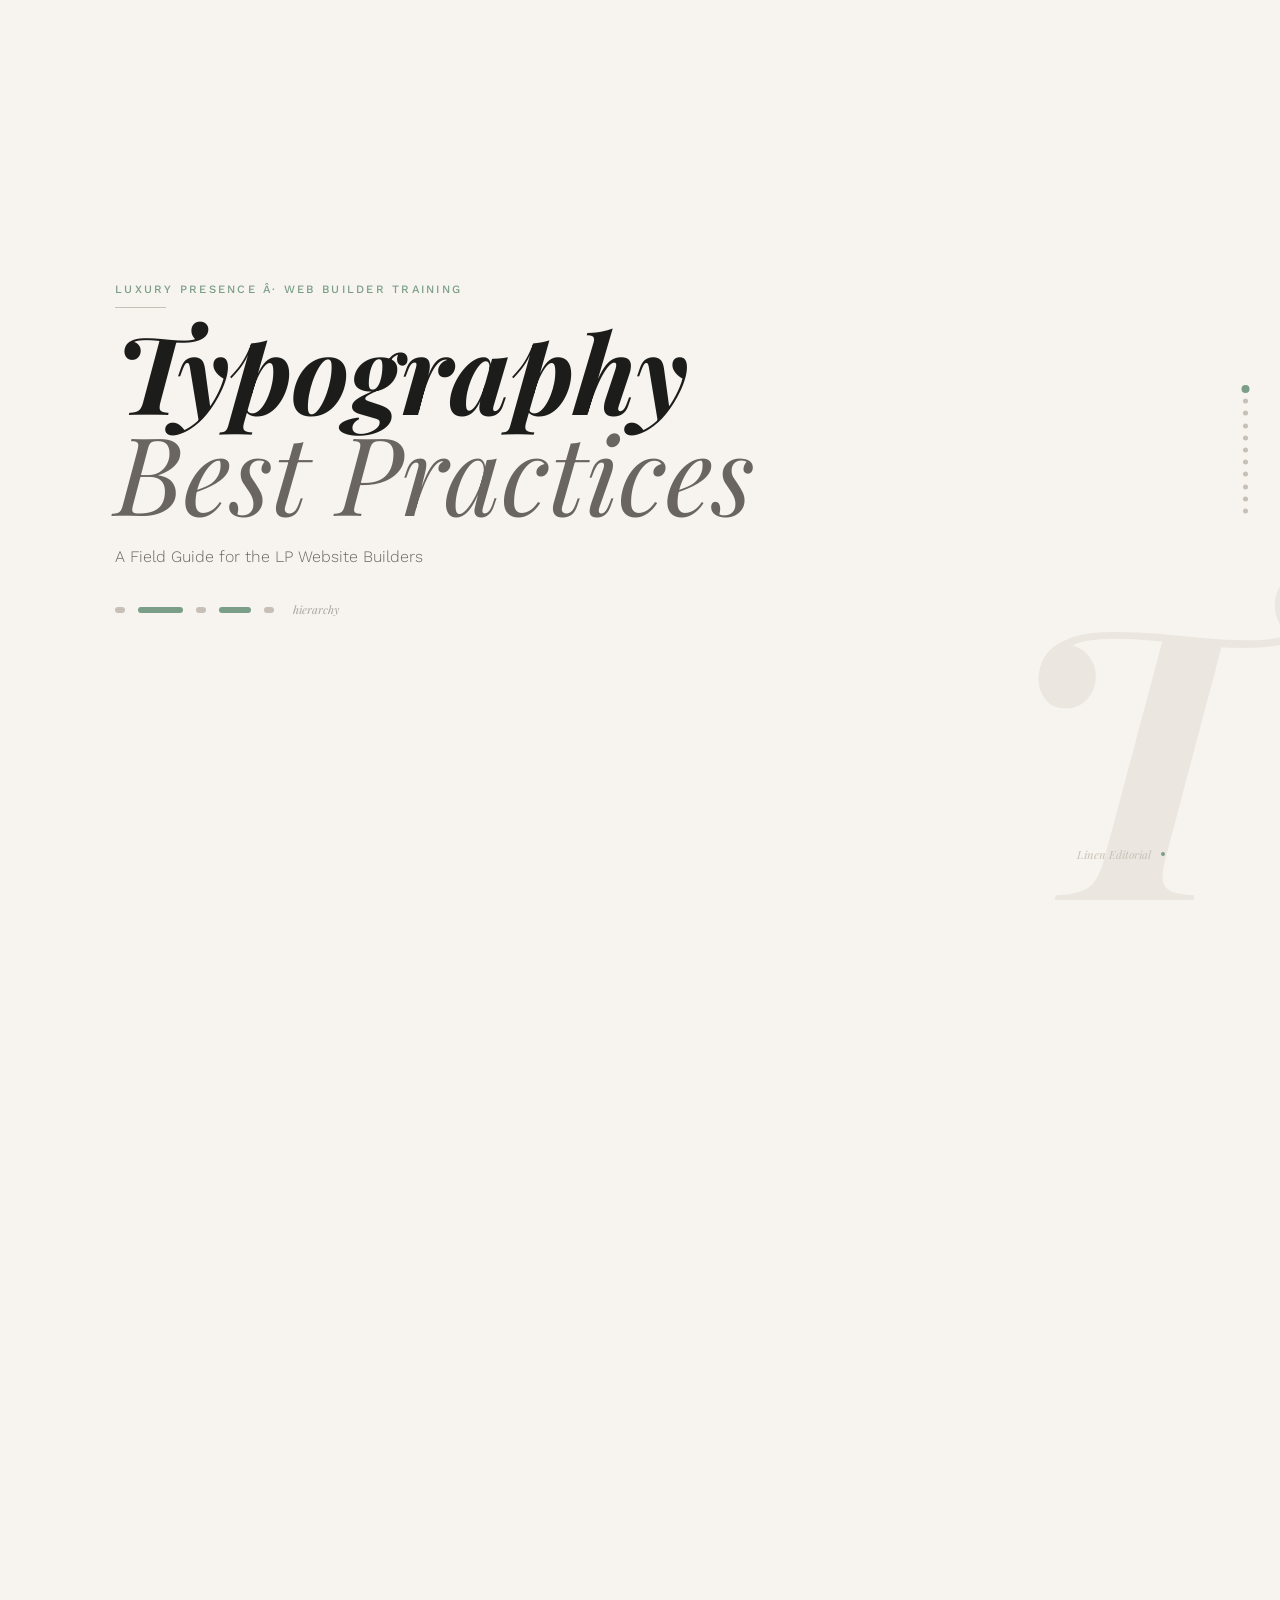
<file: presentations/lp-typography-guide.html>
﻿<!DOCTYPE html>
<html lang="en">
<head>
  <meta charset="UTF-8">
  <meta name="viewport" content="width=device-width, initial-scale=1.0">
  <title>Typography â€” LP Web Builder Training</title>
  <link rel="preconnect" href="https://fonts.googleapis.com">
  <link rel="preconnect" href="https://fonts.gstatic.com" crossorigin>
  <link href="https://fonts.googleapis.com/css2?family=Playfair+Display:ital,wght@0,400;0,600;0,700;1,400;1,600;1,700&family=Work+Sans:wght@300;400;500&display=swap" rel="stylesheet">
  <style>

    /* === THEME VARIABLES === */
    :root {
      --bg:             #F7F4EF;
      --bg-card:        #FDFCFA;
      --bg-warm:        #F0EDE6;
      --bg-closing:     #2C3830;
      --text-primary:   #1C1C1A;
      --text-secondary: #6A6560;
      --text-muted:     #A8A4A0;
      --sage:           #7A9E87;
      --sage-light:     #A5C4B0;
      --sage-dim:       rgba(122,158,135,0.14);
      --sage-dark:      #506656;
      --terracotta:     #B85042;
      --terra-dim:      rgba(184,80,66,0.1);
      --stone:          #C8BFB6;
      --border:         #DDD8D2;
      --border-light:   #EAE6E0;
      --font-display:   'Playfair Display', serif;
      --font-body:      'Work Sans', sans-serif;
      --ease-expo:      cubic-bezier(0.16, 1, 0.3, 1);
      --ease-out:       cubic-bezier(0.22, 1, 0.36, 1);
      --title-size:     clamp(1.5rem, 5vw, 4rem);
      --h2-size:        clamp(1.25rem, 3.5vw, 2.5rem);
      --body-size:      clamp(0.72rem, 1.35vw, 1rem);
      --small-size:     clamp(0.58rem, 0.88vw, 0.75rem);
      --slide-padding:  clamp(1rem, 4vw, 4rem);
      --content-gap:    clamp(0.5rem, 2vw, 2rem);
    }

    /* === VIEWPORT BASE === */
    html, body { height: 100%; overflow-x: hidden; }
    html { scroll-snap-type: y mandatory; scroll-behavior: smooth; }
    .slide {
      width: 100vw; height: 100vh; height: 100dvh;
      overflow: hidden; scroll-snap-align: start;
      display: flex; flex-direction: column; position: relative;
    }
    .slide-content {
      flex: 1; display: flex; flex-direction: column;
      justify-content: center; max-height: 100%; overflow: hidden;
      padding: var(--slide-padding);
    }
    img, .image-container { max-width: 100%; max-height: min(50vh, 400px); object-fit: contain; }
    @media (max-height: 700px) {
      :root { --slide-padding: clamp(0.75rem,3vw,2rem); --title-size: clamp(1.2rem,4.5vw,2.2rem); --h2-size: clamp(1rem,3vw,1.7rem); --body-size: clamp(0.6rem,1.1vw,0.85rem); }
    }
    @media (max-height: 600px) {
      :root { --slide-padding: clamp(0.5rem,2.5vw,1.5rem); --body-size: clamp(0.58rem,1vw,0.78rem); }
      .nav-dots { display: none; }
    }
    @media (max-height: 500px) {
      :root { --slide-padding: clamp(0.4rem,2vw,1rem); --title-size: clamp(1rem,3.5vw,1.5rem); }
    }
    @media (max-width: 600px) {
      :root { --title-size: clamp(1.25rem,7vw,2.5rem); }
    }
    @media (prefers-reduced-motion: reduce) {
      *, *::before, *::after { animation-duration: 0.01ms !important; transition-duration: 0.2s !important; }
      html { scroll-behavior: auto; }
    }

    /* === RESET & BASE === */
    *, *::before, *::after { margin: 0; padding: 0; box-sizing: border-box; }
    body { background: var(--bg); color: var(--text-primary); font-family: var(--font-body); }

    /* === PAPER GRAIN === */
    body::before {
      content: '';
      position: fixed; inset: 0; z-index: 0; pointer-events: none;
      background-image: url("data:image/svg+xml,%3Csvg viewBox='0 0 200 200' xmlns='http://www.w3.org/2000/svg'%3E%3Cfilter id='n'%3E%3CfeTurbulence type='fractalNoise' baseFrequency='0.85' numOctaves='4' stitchTiles='stitch'/%3E%3C/filter%3E%3Crect width='100%25' height='100%25' filter='url(%23n)' opacity='0.045'/%3E%3C/svg%3E");
      opacity: 0.35;
    }

    /* === REVEAL SYSTEM === */
    .reveal {
      opacity: 0; transform: translateY(16px);
      transition: opacity 0.65s var(--ease-expo), transform 0.65s var(--ease-expo);
    }
    .slide.visible .reveal { opacity: 1; transform: translateY(0); }
    .slide.visible .reveal:nth-child(1) { transition-delay: 0.05s; }
    .slide.visible .reveal:nth-child(2) { transition-delay: 0.14s; }
    .slide.visible .reveal:nth-child(3) { transition-delay: 0.23s; }
    .slide.visible .reveal:nth-child(4) { transition-delay: 0.32s; }
    .slide.visible .reveal:nth-child(5) { transition-delay: 0.41s; }
    .slide.visible .reveal:nth-child(6) { transition-delay: 0.5s; }
    .stagger .reveal:nth-child(1) { transition-delay: 0.08s; }
    .stagger .reveal:nth-child(2) { transition-delay: 0.18s; }
    .stagger .reveal:nth-child(3) { transition-delay: 0.28s; }
    .stagger .reveal:nth-child(4) { transition-delay: 0.38s; }
    .stagger .reveal:nth-child(5) { transition-delay: 0.48s; }
    .stagger .reveal:nth-child(6) { transition-delay: 0.58s; }

    /* === PROGRESS BAR === */
    .progress-bar {
      position: fixed; top: 0; left: 0; right: 0; height: 2px;
      z-index: 100;
      background: linear-gradient(90deg, var(--sage), var(--sage-light));
      transform-origin: left; transform: scaleX(0);
      transition: transform 0.35s var(--ease-out);
    }

    /* === NAV DOTS === */
    .nav-dots {
      position: fixed; right: clamp(1rem,2.5vw,2.5rem); top: 50%;
      transform: translateY(-50%); display: flex; flex-direction: column;
      gap: clamp(0.4rem,0.8vh,0.7rem); z-index: 50;
    }
    .nav-dot {
      width: 5px; height: 5px; border-radius: 50%;
      background: var(--stone); cursor: pointer;
      transition: background 0.3s, transform 0.3s;
      border: none; padding: 0;
    }
    .nav-dot.active { background: var(--sage); transform: scale(1.6); }

    /* === SHARED COMPONENTS === */
    .eyebrow {
      font-family: var(--font-body); font-size: var(--small-size);
      font-weight: 500; letter-spacing: 0.2em; text-transform: uppercase;
      color: var(--sage);
    }
    .eyebrow.red { color: var(--terracotta); }
    .title-rule {
      width: clamp(32px,4vw,52px); height: 1px;
      background: var(--stone);
      margin: clamp(0.4rem,1.2vh,0.875rem) 0;
    }
    .h-display {
      font-family: var(--font-display);
      font-size: clamp(3rem, 8.5vw, 8rem);
      font-weight: 700; font-style: italic; line-height: 0.93;
      color: var(--text-primary);
    }
    .h-section {
      font-family: var(--font-display);
      font-size: clamp(1.6rem, 3.8vw, 3.2rem);
      font-weight: 600; font-style: italic; line-height: 1.05;
      color: var(--text-primary);
    }
    .lead {
      font-family: var(--font-body); font-size: var(--body-size);
      font-weight: 300; color: var(--text-secondary);
      line-height: 1.7; max-width: 58ch;
    }
    .slide-header { display: flex; flex-direction: column; gap: 0; margin-bottom: clamp(0.75rem,2vh,2rem); }
    .slide-num {
      position: absolute; top: clamp(1.5rem,3vw,2.5rem); right: clamp(1.5rem,3vw,3.5rem);
      font-family: var(--font-body); font-size: clamp(0.48rem,0.72vw,0.6rem);
      letter-spacing: 0.2em; color: var(--stone); z-index: 2;
    }
    .two-col { display: grid; grid-template-columns: 1fr 1fr; gap: clamp(1rem,2.5vw,2.5rem); align-items: start; }
    @media (max-width:700px) { .two-col { grid-template-columns: 1fr; } }
    .tag-do {
      display: inline-flex; align-items: center; gap: 0.3em;
      font-size: clamp(0.48rem,0.75vw,0.62rem); font-weight: 500;
      letter-spacing: 0.1em; text-transform: uppercase; color: var(--sage-dark);
      background: var(--sage-dim); border: 1px solid rgba(122,158,135,0.3);
      border-radius: 100px; padding: 0.2em 0.7em;
    }
    .tag-dont {
      display: inline-flex; align-items: center; gap: 0.3em;
      font-size: clamp(0.48rem,0.75vw,0.62rem); font-weight: 500;
      letter-spacing: 0.1em; text-transform: uppercase; color: var(--terracotta);
      background: var(--terra-dim); border: 1px solid rgba(184,80,66,0.25);
      border-radius: 100px; padding: 0.2em 0.7em;
    }
    .rule-list { list-style: none; display: flex; flex-direction: column; gap: clamp(0.5rem,1.2vh,1rem); }
    .rule-list li { display: flex; gap: 0.65rem; align-items: flex-start; }
    .rule-list li::before { content: 'â€”'; color: var(--sage); font-weight: 300; flex-shrink: 0; font-size: var(--body-size); }
    .rule-list li span { font-size: var(--body-size); font-weight: 300; color: var(--text-secondary); line-height: 1.55; }
    .divider-labeled { display: flex; align-items: center; gap: 1rem; margin: clamp(0.5rem,1.5vh,1rem) 0; }
    .divider-labeled .line { flex: 1; height: 1px; background: var(--border); }
    .divider-labeled .text { font-size: var(--small-size); color: var(--text-muted); letter-spacing: 0.15em; text-transform: uppercase; white-space: nowrap; }

    /* === SLIDE 1: TITLE === */
    .slide-title { background: var(--bg); }
    .slide-title .slide-content {
      padding-left: clamp(3rem,9vw,9rem);
      padding-right: clamp(3rem,9vw,9rem);
    }
    .bg-letter {
      position: absolute; right: clamp(-2rem,1vw,2rem); bottom: clamp(-4rem,-4vh,-1rem);
      font-family: var(--font-display); font-size: clamp(14rem,30vw,28rem);
      font-weight: 700; font-style: italic; color: #EBE7E0;
      line-height: 1; pointer-events: none; user-select: none; z-index: 0;
      opacity: 0; animation: fadeInSlow 1.4s 0.5s forwards;
    }
    .title-swatches {
      display: flex; gap: clamp(0.4rem,1vw,0.8rem); margin-top: clamp(1.25rem,3.5vh,3rem);
      align-items: center;
    }
    .title-swatch-bar { height: clamp(4px,0.7vh,6px); border-radius: 100px; }
    .title-meta {
      position: absolute; bottom: clamp(1.5rem,3vw,2.5rem); right: clamp(3rem,9vw,9rem);
      display: flex; align-items: center; gap: 0.6rem;
      opacity: 0; animation: fadeInSlow 0.7s 1.1s forwards;
    }
    .meta-italic { font-family: var(--font-display); font-style: italic; font-size: var(--small-size); color: var(--stone); }
    .meta-dot { width: 4px; height: 4px; border-radius: 50%; background: var(--sage); }

    /* === SLIDE 2: WHY TYPOGRAPHY MATTERS === */
    .why-cards { display: grid; grid-template-columns: repeat(3,1fr); gap: clamp(0.625rem,1.5vw,1.25rem); }
    @media (max-width:700px) { .why-cards { grid-template-columns: 1fr; } }
    .why-card {
      background: var(--bg-card); border: 1px solid var(--border-light);
      border-top: 2px solid var(--sage); border-radius: 8px;
      padding: clamp(0.75rem,1.8vw,1.375rem);
    }
    .why-num {
      font-family: var(--font-display); font-size: clamp(1.5rem,3vw,2.4rem);
      font-weight: 600; font-style: italic; color: var(--sage); opacity: 0.55;
      line-height: 1; margin-bottom: clamp(0.3rem,0.7vh,0.5rem);
    }
    .why-title {
      font-family: var(--font-display); font-size: clamp(0.9rem,1.7vw,1.35rem);
      font-weight: 600; font-style: italic; color: var(--text-primary);
      line-height: 1.2; margin-bottom: clamp(0.25rem,0.6vh,0.45rem);
    }
    .why-text { font-size: clamp(0.6rem,0.92vw,0.78rem); font-weight: 300; color: var(--text-secondary); line-height: 1.55; }

    /* === MOCKUP FRAME === */
    .mockup-frame {
      background: var(--bg-card); border: 1px solid var(--border);
      border-radius: 10px; overflow: hidden;
      padding: clamp(0.875rem,2vw,1.5rem);
      display: flex; flex-direction: column; gap: clamp(0.4rem,1vh,0.75rem);
    }
    .mockup-label {
      font-size: clamp(0.46rem,0.68vw,0.56rem); font-weight: 500;
      color: var(--text-muted); letter-spacing: 0.15em; text-transform: uppercase;
      text-align: center; margin-top: 0.35rem;
    }
    .content-bar {
      height: clamp(5px,0.85vh,7px); border-radius: 3px;
      background: var(--border-light);
    }
    .content-bar.w-full { width: 100%; }
    .content-bar.w-3q   { width: 75%; }
    .content-bar.w-half { width: 50%; }
    .content-bar.w-1q   { width: 28%; }
    .content-bar.heading { height: clamp(7px,1.1vh,10px); background: var(--stone); width: 55%; }
    .content-bar.h1 { height: clamp(12px,2vh,18px); background: var(--text-primary); width: 70%; border-radius: 3px; opacity: 0.8; }
    .content-bar.h2 { height: clamp(9px,1.5vh,13px); background: var(--text-secondary); width: 50%; border-radius: 3px; opacity: 0.7; }
    .content-bar.h3 { height: clamp(7px,1.1vh,10px); background: var(--stone); width: 40%; border-radius: 3px; }
    .content-bar.sage { background: var(--sage-light); }
    .content-bar.red  { background: rgba(184,80,66,0.4); }

    /* === HIERARCHY DEMO === */
    .hierarchy-demo { display: flex; flex-direction: column; gap: clamp(0.3rem,0.8vh,0.6rem); }
    .hier-row { display: flex; align-items: center; gap: clamp(0.5rem,1.2vw,1rem); }
    .hier-label {
      font-size: clamp(0.46rem,0.7vw,0.58rem); font-weight: 500;
      color: var(--text-muted); letter-spacing: 0.12em; text-transform: uppercase;
      min-width: clamp(20px,3vw,32px);
    }

    /* === COMPARE PANELS === */
    .compare-grid { display: grid; grid-template-columns: 1fr 1fr; gap: clamp(0.75rem,2vw,1.75rem); }
    @media (max-width:600px) { .compare-grid { grid-template-columns: 1fr; } }
    .cmp-panel {
      background: var(--bg-card); border: 1px solid var(--border-light);
      border-radius: 10px; overflow: hidden;
    }
    .cmp-panel.bad  { border-color: rgba(184,80,66,0.3); }
    .cmp-panel.good { border-color: rgba(122,158,135,0.3); }
    .cmp-inner { padding: clamp(0.75rem,1.8vw,1.375rem); display: flex; flex-direction: column; gap: clamp(0.4rem,1vh,0.75rem); }
    .cmp-footer {
      padding: clamp(0.3rem,0.8vh,0.55rem) clamp(0.5rem,1.2vw,0.875rem);
      border-top: 1px solid var(--border-light);
      display: flex; align-items: center; gap: 0.4rem;
      font-size: clamp(0.5rem,0.75vw,0.62rem); color: var(--text-secondary);
    }

    /* === FONT PAIRING CARD === */
    .pairing-card {
      background: var(--bg-card); border: 1px solid var(--border-light);
      border-radius: 10px; padding: clamp(0.75rem,1.8vw,1.375rem);
      display: flex; flex-direction: column; gap: clamp(0.3rem,0.8vh,0.6rem);
    }
    .pairing-title-mock {
      font-family: var(--font-display); font-size: clamp(0.9rem,1.8vw,1.4rem);
      font-weight: 600; font-style: italic; color: var(--text-primary); line-height: 1.2;
    }
    .pairing-body-mock {
      font-family: var(--font-body); font-size: clamp(0.58rem,0.9vw,0.76rem);
      font-weight: 300; color: var(--text-secondary); line-height: 1.55;
    }
    .pairing-label {
      font-size: clamp(0.46rem,0.68vw,0.56rem); font-weight: 500;
      color: var(--text-muted); letter-spacing: 0.15em; text-transform: uppercase;
      border-top: 1px solid var(--border-light); padding-top: 0.4rem; margin-top: 0.2rem;
    }

    /* === APPLY CARDS === */
    .apply-cards { display: grid; grid-template-columns: repeat(3,1fr); gap: clamp(0.625rem,1.5vw,1.25rem); }
    @media (max-width:700px) { .apply-cards { grid-template-columns: 1fr; } }
    .apply-card {
      background: var(--bg-card); border: 1px solid var(--border-light);
      border-radius: 10px; padding: clamp(0.75rem,1.8vw,1.375rem);
      position: relative;
    }
    .apply-step {
      font-family: var(--font-display); font-size: clamp(1.3rem,2.5vw,2rem);
      font-weight: 600; font-style: italic; color: var(--sage); opacity: 0.5;
      line-height: 1; margin-bottom: clamp(0.3rem,0.7vh,0.5rem);
    }
    .apply-title {
      font-family: var(--font-display); font-size: clamp(0.85rem,1.6vw,1.3rem);
      font-weight: 600; font-style: italic; color: var(--text-primary);
      line-height: 1.2; margin-bottom: clamp(0.25rem,0.6vh,0.4rem);
    }
    .apply-text { font-size: clamp(0.58rem,0.88vw,0.72rem); font-weight: 300; color: var(--text-secondary); line-height: 1.55; }
    .apply-checklist { list-style: none; display: flex; flex-direction: column; gap: 0.3rem; margin-top: 0.5rem; }
    .apply-checklist li { display: flex; gap: 0.4rem; align-items: flex-start; font-size: clamp(0.55rem,0.82vw,0.68rem); font-weight: 300; color: var(--text-secondary); line-height: 1.4; }
    .apply-checklist li::before { content: 'â†—'; color: var(--sage); flex-shrink: 0; font-size: 0.75em; margin-top: 0.1em; }

    /* === QUOTE BLOCK === */
    .quote-block {
      background: var(--bg-card); border: 1px solid var(--border-light);
      border-left: 3px solid var(--sage); border-radius: 8px;
      padding: clamp(0.875rem,2.2vw,1.875rem);
      margin: clamp(0.5rem,1.5vh,1.25rem) 0;
    }
    .quote-text {
      font-family: var(--font-display); font-style: italic;
      font-size: clamp(1rem,2.2vw,1.7rem); font-weight: 400;
      color: var(--text-primary); line-height: 1.45;
    }
    .quote-source {
      font-size: var(--small-size); color: var(--text-muted);
      margin-top: clamp(0.4rem,0.8vh,0.625rem); letter-spacing: 0.06em;
    }

    /* === CLOSING SLIDE === */
    .slide-closing { background: var(--bg-closing); }
    .slide-closing .eyebrow { color: var(--sage-light); }
    .slide-closing .h-section { color: #E8E4DC; }
    .quick-ref { display: grid; grid-template-columns: 1fr 1fr; gap: clamp(1rem,3vw,3rem); }
    @media (max-width:600px) { .quick-ref { grid-template-columns: 1fr; } }
    .qr-label { font-size: var(--small-size); font-weight: 500; letter-spacing: 0.18em; text-transform: uppercase; margin-bottom: clamp(0.4rem,1vh,0.75rem); }
    .qr-label.green { color: var(--sage-light); }
    .qr-label.red   { color: #D4897E; }
    .qr-list { list-style: none; display: flex; flex-direction: column; gap: clamp(0.3rem,0.75vh,0.55rem); }
    .qr-list li { display: flex; gap: 0.55rem; align-items: flex-start; }
    .qr-icon { font-size: clamp(0.55rem,0.82vw,0.68rem); flex-shrink: 0; margin-top: 0.1em; }
    .qr-list li span { font-size: clamp(0.6rem,0.92vw,0.78rem); font-weight: 300; color: rgba(232,228,220,0.7); line-height: 1.45; }
    .closing-orb-1 {
      position: absolute; border-radius: 50%; pointer-events: none; z-index: 0;
      filter: blur(clamp(50px,10vw,100px));
      width: clamp(180px,35vw,420px); height: clamp(180px,35vw,420px);
      background: radial-gradient(circle,rgba(122,158,135,0.15) 0%,transparent 65%);
      bottom: -10%; right: -5%;
    }
    .closing-orb-2 {
      position: absolute; border-radius: 50%; pointer-events: none; z-index: 0;
      filter: blur(clamp(50px,10vw,100px));
      width: clamp(120px,22vw,280px); height: clamp(120px,22vw,280px);
      background: radial-gradient(circle,rgba(200,191,182,0.1) 0%,transparent 65%);
      top: -8%; left: 10%;
    }

    /* === INLINE TYPE SPECIMENS === */
    .type-specimen-row {
      display: flex; flex-direction: column; gap: 0.15rem;
    }
    .specimen-label {
      font-size: clamp(0.44rem,0.65vw,0.54rem); font-weight: 500;
      color: var(--text-muted); letter-spacing: 0.14em; text-transform: uppercase;
    }
    .specimen-caps-bad {
      font-size: clamp(0.65rem,1.1vw,0.88rem); font-weight: 400;
      text-transform: uppercase; letter-spacing: 0.08em;
      color: var(--text-secondary); line-height: 1.6;
    }
    .specimen-normal {
      font-size: clamp(0.65rem,1.1vw,0.88rem); font-weight: 300;
      color: var(--text-secondary); line-height: 1.65;
    }
    .alignment-demo { display: flex; flex-direction: column; gap: clamp(0.3rem,0.7vh,0.55rem); }
    .align-row {
      background: var(--bg-warm); border-radius: 6px;
      padding: clamp(0.4rem,0.9vh,0.65rem) clamp(0.5rem,1.2vw,0.875rem);
      display: flex; flex-direction: column; gap: 0.25rem;
    }
    .align-row.bad { border-left: 2px solid rgba(184,80,66,0.4); }
    .align-row.good { border-left: 2px solid rgba(122,158,135,0.4); }
    .align-headline {
      font-family: var(--font-display); font-size: clamp(0.7rem,1.3vw,1rem);
      font-weight: 600; font-style: italic; color: var(--text-primary);
    }
    .align-body-bar { height: clamp(4px,0.65vh,5px); border-radius: 2px; background: var(--border-light); }

    @keyframes fadeInSlow { from { opacity: 0; } to { opacity: 1; } }

    /* === RESOURCE LINKS === */
    .resource-list { list-style: none; display: flex; flex-direction: column; gap: clamp(0.4rem,1vh,0.75rem); margin-top: clamp(0.5rem,1.5vh,1rem); }
    .resource-item { display: flex; gap: 0.6rem; align-items: flex-start; }
    .resource-item::before { content: 'â†—'; color: var(--sage); flex-shrink: 0; font-size: var(--small-size); margin-top: 0.15em; }
    .resource-item a, .resource-item span {
      font-size: clamp(0.58rem,0.9vw,0.75rem); font-weight: 300;
      color: var(--text-secondary); line-height: 1.45;
      text-decoration: none;
    }
    .resource-item a { color: var(--sage-dark); text-decoration: underline; text-underline-offset: 2px; }

  </style>
</head>
<body>

  <div class="progress-bar" id="progressBar"></div>
  <nav class="nav-dots" id="navDots" aria-label="Slide navigation"></nav>

  <!-- SLIDE 1 â€” TITLE -->
  <section class="slide slide-title">
    <div class="bg-letter" aria-hidden="true">T</div>
    <div class="slide-content" style="position:relative;z-index:1;">
      <span class="eyebrow reveal">Luxury Presence Â· Web Builder Training</span>
      <div class="title-rule reveal"></div>
      <h1 class="h-display reveal">
        Typog&shy;raphy<br><span style="font-weight:400;color:var(--text-secondary);">Best Practices</span>
      </h1>
      <p class="lead reveal" style="margin-top:clamp(1rem,2.5vh,2rem);">A Field Guide for the LP Website Builders</p>
      <div class="title-swatches reveal" aria-label="Type specimens">
        <div class="title-swatch-bar" style="width:clamp(8px,0.8vw,12px);background:var(--stone);"></div>
        <div class="title-swatch-bar" style="width:clamp(36px,3.5vw,52px);background:var(--sage);"></div>
        <div class="title-swatch-bar" style="width:clamp(8px,0.8vw,12px);background:var(--stone);"></div>
        <div class="title-swatch-bar" style="width:clamp(24px,2.5vw,36px);background:var(--sage);"></div>
        <div class="title-swatch-bar" style="width:clamp(8px,0.8vw,12px);background:var(--stone);"></div>
        <span style="font-size:var(--small-size);color:var(--text-muted);margin-left:0.4rem;font-style:italic;font-family:var(--font-display);">hierarchy</span>
      </div>
    </div>
    <div class="title-meta">
      <span class="meta-italic">Linen Editorial</span>
      <div class="meta-dot"></div>
    </div>
  </section>

  <!-- SLIDE 2 â€” WHY TYPOGRAPHY MATTERS -->
  <section class="slide">
    <span class="slide-num">01 / 10</span>
    <div class="slide-content">
      <div class="slide-header">
        <span class="eyebrow reveal">Foundation</span>
        <div class="title-rule reveal"></div>
        <h2 class="h-section reveal">Why Typography Matters</h2>
        <p class="lead reveal" style="margin-top:clamp(0.2rem,0.5vh,0.4rem);">Type isn't just words on a page. It communicates brand, hierarchy, and credibility before a single word is read.</p>
      </div>
      <div class="why-cards stagger">
        <div class="why-card reveal">
          <div class="why-num">01</div>
          <div class="why-title">Brand Signal</div>
          <p class="why-text">The fonts chosen signal the brand's personality before a visitor reads a single word. Serif vs. sans-serif, weight, and spacing all communicate luxury, trust, or energy.</p>
        </div>
        <div class="why-card reveal">
          <div class="why-num">02</div>
          <div class="why-title">Visual Hierarchy</div>
          <p class="why-text">Heading sizes guide the reader through the page. A broken hierarchy means the reader doesn't know where to look first â€” and will bounce instead of converting.</p>
        </div>
        <div class="why-card reveal">
          <div class="why-num">03</div>
          <div class="why-title">Readability = Trust</div>
          <p class="why-text">Body copy that's too small, too tight, or set in all caps signals poor craft. LP clients expect a premium experience. Typography that reads effortlessly is foundational.</p>
        </div>
      </div>
    </div>
  </section>

  <!-- SLIDE 3 â€” DO: FONT PAIRINGS -->
  <section class="slide">
    <span class="slide-num">02 / 10</span>
    <div class="slide-content">
      <div class="two-col">
        <div style="display:flex;flex-direction:column;gap:clamp(0.4rem,1.1vh,0.875rem);">
          <div class="slide-header" style="margin-bottom:0;">
            <span class="eyebrow reveal">Do âœ…</span>
            <div class="title-rule reveal"></div>
            <h2 class="h-section reveal">Stick to the Chosen<br>Font Pairing Theme</h2>
          </div>
          <ul class="rule-list stagger" style="margin-top:clamp(0.25rem,0.7vh,0.5rem);">
            <li class="reveal"><span>Typically one serif and one sans-serif, or two complementary families</span></li>
            <li class="reveal"><span>Apply consistently: headlines in one family, body in the other</span></li>
            <li class="reveal"><span>Never exceed 2 typefaces on a site (3 max in rare cases with design justification)</span></li>
            <li class="reveal"><span>If the pairing is already chosen by the template or design, honor it â€” don't swap</span></li>
          </ul>
          <div class="reveal" style="margin-top:clamp(0.5rem,1.2vh,1rem);">
            <a href="https://coda.io/d/_dw29ymOu-V8/_suAzcDlf" style="font-size:var(--small-size);color:var(--sage-dark);text-decoration:underline;text-underline-offset:2px;" target="_blank">â†— Font Pairings Resource</a>
          </div>
        </div>
        <div class="reveal" style="display:flex;flex-direction:column;gap:clamp(0.5rem,1.2vw,0.875rem);">
          <div class="pairing-card">
            <div style="font-size:clamp(0.46rem,0.68vw,0.56rem);font-weight:500;color:var(--sage);letter-spacing:0.15em;text-transform:uppercase;margin-bottom:0.3rem;">Serif + Sans-Serif âœ“</div>
            <div class="pairing-title-mock">Elevating the<br>Modern Estate</div>
            <div class="pairing-body-mock">Discover a curated collection of exceptional properties across the most sought-after neighborhoods. Each home is presented with care and expertise.</div>
            <div class="pairing-label">Playfair Display (serif) headlines · Work Sans body</div>
          </div>
          <div class="pairing-card" style="border-color:rgba(184,80,66,0.25);">
            <div style="font-size:clamp(0.46rem,0.68vw,0.56rem);font-weight:500;color:var(--terracotta);letter-spacing:0.15em;text-transform:uppercase;margin-bottom:0.3rem;">Three Typefaces âœ—</div>
            <div style="font-family:'Georgia',serif;font-size:clamp(0.75rem,1.5vw,1.1rem);font-weight:600;color:var(--text-primary);margin-bottom:0.25rem;">Headline in Georgia</div>
            <div style="font-family:'Times New Roman',serif;font-size:clamp(0.65rem,1vw,0.85rem);font-weight:400;color:var(--text-secondary);margin-bottom:0.2rem;line-height:1.5;">Subheading in Times New Roman</div>
            <div style="font-family:'Arial',sans-serif;font-size:clamp(0.58rem,0.9vw,0.74rem);font-weight:300;color:var(--text-muted);line-height:1.5;">Body in Arial. Three families â€” no cohesion.</div>
            <div class="pairing-label" style="color:var(--terracotta);">3 families â€” visual dissonance, no hierarchy</div>
          </div>
        </div>
      </div>
    </div>
  </section>

  <!-- SLIDE 4 â€” DO: HEADING HIERARCHY -->
  <section class="slide">
    <span class="slide-num">03 / 10</span>
    <div class="slide-content">
      <div class="two-col">
        <div style="display:flex;flex-direction:column;gap:clamp(0.4rem,1.1vh,0.875rem);">
          <div class="slide-header" style="margin-bottom:0;">
            <span class="eyebrow reveal">Do âœ…</span>
            <div class="title-rule reveal"></div>
            <h2 class="h-section reveal">Ensure Heading<br>Hierarchy Is Clear</h2>
          </div>
          <ul class="rule-list stagger" style="margin-top:clamp(0.25rem,0.7vh,0.5rem);">
            <li class="reveal"><span>H1 should be noticeably larger than H2, H2 larger than H3</span></li>
            <li class="reveal"><span>If you squint and can't tell the difference, the hierarchy is broken</span></li>
            <li class="reveal"><span>Each level should feel like a distinct size â€” not just a few pixels apart</span></li>
            <li class="reveal"><span>Hierarchy communicates structure before the reader processes words</span></li>
          </ul>
        </div>
        <div class="reveal" style="display:flex;flex-direction:column;gap:clamp(0.5rem,1.2vw,0.875rem);">
          <div class="mockup-frame">
            <div style="font-size:clamp(0.46rem,0.68vw,0.56rem);font-weight:500;color:var(--sage);letter-spacing:0.15em;text-transform:uppercase;margin-bottom:0.3rem;">Clear Hierarchy âœ“</div>
            <div class="hierarchy-demo">
              <div class="hier-row">
                <div class="hier-label">H1</div>
                <div style="height:clamp(14px,2.2vh,20px);border-radius:3px;background:var(--text-primary);width:72%;opacity:0.85;"></div>
              </div>
              <div class="hier-row">
                <div class="hier-label">H2</div>
                <div style="height:clamp(10px,1.6vh,15px);border-radius:3px;background:var(--text-secondary);width:55%;opacity:0.7;"></div>
              </div>
              <div class="hier-row">
                <div class="hier-label">H3</div>
                <div style="height:clamp(7px,1.1vh,11px);border-radius:3px;background:var(--stone);width:40%;"></div>
              </div>
              <div class="hier-row" style="margin-top:0.2rem;">
                <div class="hier-label" style="opacity:0.5;">Body</div>
                <div style="display:flex;flex-direction:column;gap:0.2rem;flex:1;">
                  <div style="height:clamp(4px,0.65vh,5px);border-radius:2px;background:var(--border-light);width:100%;"></div>
                  <div style="height:clamp(4px,0.65vh,5px);border-radius:2px;background:var(--border-light);width:85%;"></div>
                </div>
              </div>
            </div>
          </div>
          <div class="mockup-frame" style="border-color:rgba(184,80,66,0.25);">
            <div style="font-size:clamp(0.46rem,0.68vw,0.56rem);font-weight:500;color:var(--terracotta);letter-spacing:0.15em;text-transform:uppercase;margin-bottom:0.3rem;">Broken Hierarchy âœ—</div>
            <div class="hierarchy-demo">
              <div class="hier-row">
                <div class="hier-label">H1</div>
                <div style="height:clamp(8px,1.3vh,12px);border-radius:3px;background:var(--text-primary);width:72%;opacity:0.85;"></div>
              </div>
              <div class="hier-row">
                <div class="hier-label">H2</div>
                <div style="height:clamp(7px,1.1vh,11px);border-radius:3px;background:var(--text-secondary);width:55%;opacity:0.7;"></div>
              </div>
              <div class="hier-row">
                <div class="hier-label">H3</div>
                <div style="height:clamp(6px,0.95vh,10px);border-radius:3px;background:var(--stone);width:40%;"></div>
              </div>
            </div>
            <div style="font-size:clamp(0.46rem,0.68vw,0.54rem);color:rgba(184,80,66,0.7);margin-top:0.3rem;">Squinting test fails â€” all sizes feel the same</div>
          </div>
        </div>
      </div>
    </div>
  </section>

  <!-- SLIDE 5 â€” DO: TEXT ALIGNMENT -->
  <section class="slide">
    <span class="slide-num">04 / 10</span>
    <div class="slide-content">
      <div class="two-col">
        <div style="display:flex;flex-direction:column;gap:clamp(0.4rem,1.1vh,0.875rem);">
          <div class="slide-header" style="margin-bottom:0;">
            <span class="eyebrow reveal">Do âœ…</span>
            <div class="title-rule reveal"></div>
            <h2 class="h-section reveal">Use Consistent<br>Text Alignment</h2>
          </div>
          <ul class="rule-list stagger" style="margin-top:clamp(0.25rem,0.7vh,0.5rem);">
            <li class="reveal"><span>Don't center one headline and left-align the next in sections with the same layout</span></li>
            <li class="reveal"><span>Don't mix alignment within a single section â€” centered headline with left-aligned body looks broken</span></li>
            <li class="reveal"><span>Pick one and commit: left-aligned text reads more cleanly for body copy</span></li>
            <li class="reveal"><span>Centered text is fine for hero sections or isolated callouts â€” not running copy</span></li>
          </ul>
        </div>
        <div class="reveal" style="display:flex;flex-direction:column;gap:clamp(0.5rem,1.2vw,0.875rem);">
          <div class="alignment-demo">
            <div class="align-row bad">
              <div style="font-size:clamp(0.46rem,0.68vw,0.56rem);font-weight:500;color:var(--terracotta);letter-spacing:0.12em;text-transform:uppercase;margin-bottom:0.2rem;">Mixed alignment âœ—</div>
              <div class="align-headline" style="text-align:center;">Headline Centered</div>
              <div style="display:flex;flex-direction:column;gap:0.2rem;align-items:flex-start;margin-top:0.25rem;">
                <div class="align-body-bar" style="width:100%;"></div>
                <div class="align-body-bar" style="width:82%;"></div>
                <div class="align-body-bar" style="width:91%;"></div>
              </div>
              <div style="font-size:clamp(0.44rem,0.65vw,0.54rem);color:rgba(184,80,66,0.65);margin-top:0.25rem;">Headline centers, body left-aligns â€” tension within one block</div>
            </div>
            <div class="align-row good">
              <div style="font-size:clamp(0.46rem,0.68vw,0.56rem);font-weight:500;color:var(--sage);letter-spacing:0.12em;text-transform:uppercase;margin-bottom:0.2rem;">Consistent alignment âœ“</div>
              <div class="align-headline">Headline Left-Aligned</div>
              <div style="display:flex;flex-direction:column;gap:0.2rem;align-items:flex-start;margin-top:0.25rem;">
                <div class="align-body-bar" style="width:100%;"></div>
                <div class="align-body-bar" style="width:82%;"></div>
                <div class="align-body-bar" style="width:91%;"></div>
              </div>
              <div style="font-size:clamp(0.44rem,0.65vw,0.54rem);color:var(--sage-dark);margin-top:0.25rem;">Headline and body share the same axis â€” intentional and clean</div>
            </div>
            <div class="align-row good">
              <div style="font-size:clamp(0.46rem,0.68vw,0.56rem);font-weight:500;color:var(--sage);letter-spacing:0.12em;text-transform:uppercase;margin-bottom:0.2rem;">Hero centered âœ“</div>
              <div class="align-headline" style="text-align:center;">Hero Headline</div>
              <div style="display:flex;flex-direction:column;gap:0.2rem;align-items:center;margin-top:0.25rem;">
                <div class="align-body-bar" style="width:75%;"></div>
                <div class="align-body-bar" style="width:60%;"></div>
              </div>
              <div style="font-size:clamp(0.44rem,0.65vw,0.54rem);color:var(--sage-dark);margin-top:0.25rem;">Both headline and body centered â€” isolated, intentional, hero only</div>
            </div>
          </div>
        </div>
      </div>
    </div>
  </section>

  <!-- SLIDE 6 â€” DO: BODY TEXT SIZE -->
  <section class="slide">
    <span class="slide-num">05 / 10</span>
    <div class="slide-content">
      <div class="two-col">
        <div style="display:flex;flex-direction:column;gap:clamp(0.4rem,1.1vh,0.875rem);">
          <div class="slide-header" style="margin-bottom:0;">
            <span class="eyebrow reveal">Do âœ…</span>
            <div class="title-rule reveal"></div>
            <h2 class="h-section reveal">Minimum 14px<br>for Body Copy</h2>
          </div>
          <ul class="rule-list stagger" style="margin-top:clamp(0.25rem,0.7vh,0.5rem);">
            <li class="reveal"><span>14px is the minimum for body text on desktop â€” not a suggestion, a floor</span></li>
            <li class="reveal"><span>Below 14px the site may look "tight" visually but becomes inaccessible in practice</span></li>
            <li class="reveal"><span>Small text is especially problematic on mobile â€” always QA at mobile scale</span></li>
            <li class="reveal"><span>Line height of 1.5â€“1.7 at body size keeps paragraphs readable and airy</span></li>
          </ul>
        </div>
        <div class="reveal" style="display:flex;flex-direction:column;gap:clamp(0.625rem,1.5vw,1.25rem);">
          <div class="mockup-frame" style="border-color:rgba(122,158,135,0.3);">
            <div style="font-size:clamp(0.46rem,0.68vw,0.56rem);font-weight:500;color:var(--sage);letter-spacing:0.15em;text-transform:uppercase;margin-bottom:0.2rem;">14px+ âœ“</div>
            <div style="font-size:clamp(0.7rem,1.1vw,0.88rem);font-weight:300;color:var(--text-secondary);line-height:1.65;">Discover a curated collection of exceptional properties across the most sought-after neighborhoods. Each home is presented with care.</div>
            <div style="font-size:clamp(0.46rem,0.68vw,0.56rem);color:var(--sage);margin-top:0.2rem;">Comfortable â€” readable at a glance</div>
          </div>
          <div class="mockup-frame" style="border-color:rgba(184,80,66,0.3);">
            <div style="font-size:clamp(0.46rem,0.68vw,0.56rem);font-weight:500;color:var(--terracotta);letter-spacing:0.15em;text-transform:uppercase;margin-bottom:0.2rem;">Below 14px âœ—</div>
            <div style="font-size:clamp(0.52rem,0.78vw,0.64rem);font-weight:300;color:var(--text-secondary);line-height:1.5;">Discover a curated collection of exceptional properties across the most sought-after neighborhoods. Each home is presented with care and expertise.</div>
            <div style="font-size:clamp(0.46rem,0.68vw,0.56rem);color:rgba(184,80,66,0.7);margin-top:0.2rem;">Too small â€” strains the eye, signals amateur craft</div>
          </div>
        </div>
      </div>
    </div>
  </section>

  <!-- SLIDE 7 â€” DON'T: ALL CAPS BODY -->
  <section class="slide">
    <span class="slide-num">06 / 10</span>
    <div class="slide-content">
      <div class="two-col">
        <div style="display:flex;flex-direction:column;gap:clamp(0.4rem,1.1vh,0.875rem);">
          <div class="slide-header" style="margin-bottom:0;">
            <span class="eyebrow red reveal">Don't â›”ï¸</span>
            <div class="title-rule reveal"></div>
            <h2 class="h-section reveal">Don't Set Body Copy<br>in All Caps</h2>
          </div>
          <ul class="rule-list stagger" style="margin-top:clamp(0.25rem,0.7vh,0.5rem);">
            <li class="reveal"><span>All caps drastically reduces readability in running text</span></li>
            <li class="reveal"><span>All caps is for short labels, titles, nav items, or button text â€” never paragraphs</span></li>
            <li class="reveal"><span>If in doubt: would you read a full article in all caps? No. Don't ask your users to either</span></li>
            <li class="reveal"><span>Mixed casing is not a style choice here â€” it's a readability requirement</span></li>
          </ul>
        </div>
        <div class="reveal" style="display:flex;flex-direction:column;gap:clamp(0.5rem,1.2vw,0.875rem);">
          <div class="mockup-frame" style="border-color:rgba(184,80,66,0.3);">
            <div style="font-size:clamp(0.46rem,0.68vw,0.56rem);font-weight:500;color:var(--terracotta);letter-spacing:0.15em;text-transform:uppercase;margin-bottom:0.3rem;">All Caps Body âœ—</div>
            <div class="specimen-caps-bad">DISCOVER A CURATED COLLECTION OF EXCEPTIONAL PROPERTIES ACROSS THE MOST SOUGHT-AFTER NEIGHBORHOODS. EACH HOME IS PRESENTED WITH CARE AND EXPERTISE.</div>
            <div style="font-size:clamp(0.44rem,0.65vw,0.54rem);color:rgba(184,80,66,0.65);">Eye-straining, SCREAMING â€” loses all refinement</div>
          </div>
          <div class="mockup-frame" style="border-color:rgba(122,158,135,0.3);">
            <div style="font-size:clamp(0.46rem,0.68vw,0.56rem);font-weight:500;color:var(--sage);letter-spacing:0.15em;text-transform:uppercase;margin-bottom:0.3rem;">Normal Case âœ“ / Caps for Labels Only âœ“</div>
            <div class="specimen-normal">Discover a curated collection of exceptional properties across the most sought-after neighborhoods. Each home is presented with care and expertise.</div>
            <div style="display:flex;gap:0.5rem;margin-top:0.3rem;align-items:center;">
              <div style="background:var(--sage);border-radius:100px;padding:0.2em 0.7em;font-size:clamp(0.42rem,0.65vw,0.54rem);font-weight:500;letter-spacing:0.1em;text-transform:uppercase;color:white;">View Listings</div>
              <div style="font-size:clamp(0.44rem,0.65vw,0.54rem);color:var(--sage-dark);">â† button label: caps are fine here</div>
            </div>
          </div>
        </div>
      </div>
    </div>
  </section>

  <!-- SLIDE 8 â€” QUOTE / PRINCIPLE -->
  <section class="slide">
    <span class="slide-num">07 / 10</span>
    <div class="slide-content">
      <div class="slide-header">
        <span class="eyebrow reveal">Core Principle</span>
        <div class="title-rule reveal"></div>
        <h2 class="h-section reveal">The Squint Test</h2>
      </div>
      <div class="quote-block reveal">
        <div class="quote-text">"Squint at any page. You should still be able to read the hierarchy â€” which is the headline, which is the subhead, which is the body. If everything blurs into the same visual weight, the typography is broken."</div>
        <div class="quote-source">LP Design Principles Â· Typography</div>
      </div>
      <div class="two-col reveal" style="margin-top:clamp(0.5rem,1.5vh,1.5rem);">
        <div>
          <div style="font-size:var(--small-size);font-weight:500;letter-spacing:0.15em;text-transform:uppercase;color:var(--sage);margin-bottom:clamp(0.3rem,0.8vh,0.6rem);">Apply the squint test when:</div>
          <ul class="rule-list">
            <li><span>You've finished building a page section and want to QA it</span></li>
            <li><span>The client has changed heading sizes mid-build</span></li>
            <li><span>You're unsure if the H2/H3 distinction is strong enough</span></li>
          </ul>
        </div>
        <div>
          <div style="font-size:var(--small-size);font-weight:500;letter-spacing:0.15em;text-transform:uppercase;color:var(--terracotta);margin-bottom:clamp(0.3rem,0.8vh,0.6rem);">Red flags to fix before delivery:</div>
          <ul class="rule-list">
            <li style="--list-color:var(--terracotta);"><span>H1 and H2 feel like the same size</span></li>
            <li><span>Body copy is smaller than 14px</span></li>
            <li><span>Three or more typeface families in use</span></li>
          </ul>
        </div>
      </div>
    </div>
  </section>

  <!-- SLIDE 9 â€” APPLY / CHECKLIST -->
  <section class="slide">
    <span class="slide-num">08 / 10</span>
    <div class="slide-content">
      <div class="slide-header">
        <span class="eyebrow reveal">Your Checklist</span>
        <div class="title-rule reveal"></div>
        <h2 class="h-section reveal">Before You Submit<br>a Site for Review</h2>
        <p class="lead reveal" style="margin-top:clamp(0.2rem,0.5vh,0.4rem);">Run through these three lenses on every page before QA handoff.</p>
      </div>
      <div class="apply-cards stagger">
        <div class="apply-card reveal">
          <div class="apply-step">01</div>
          <div class="apply-title">Font Pairing</div>
          <p class="apply-text">Confirm only the approved 1â€“2 font families are in use. Check headings, body, nav, and CTAs.</p>
          <ul class="apply-checklist">
            <li>Open inspector â†’ check all font-family values</li>
            <li>Headings use one family, body another</li>
            <li>No extra families snuck in via inline styles</li>
          </ul>
        </div>
        <div class="apply-card reveal">
          <div class="apply-step">02</div>
          <div class="apply-title">Hierarchy &amp; Scale</div>
          <p class="apply-text">Run the squint test. Every heading level should feel distinct. Body text should be comfortable at all viewport sizes.</p>
          <ul class="apply-checklist">
            <li>H1 clearly larger than H2</li>
            <li>H2 clearly larger than H3</li>
            <li>Body â‰¥ 14px on desktop</li>
          </ul>
        </div>
        <div class="apply-card reveal">
          <div class="apply-step">03</div>
          <div class="apply-title">Alignment &amp; Caps</div>
          <p class="apply-text">Check that text alignment is consistent within each section. Confirm no paragraphs are set in all caps.</p>
          <ul class="apply-checklist">
            <li>Headline and body align to the same axis per section</li>
            <li>No body copy is uppercase</li>
            <li>All caps only on labels, nav, and CTAs</li>
          </ul>
        </div>
      </div>
    </div>
  </section>

  <!-- SLIDE 10 â€” RESOURCES -->
  <section class="slide">
    <span class="slide-num">09 / 10</span>
    <div class="slide-content">
      <div class="slide-header">
        <span class="eyebrow reveal">Resources</span>
        <div class="title-rule reveal"></div>
        <h2 class="h-section reveal">Font Pairing Guides</h2>
        <p class="lead reveal" style="margin-top:clamp(0.2rem,0.5vh,0.4rem);">Use these resources to find and validate approved font pairings before building.</p>
      </div>
      <div class="two-col reveal">
        <div>
          <div style="font-size:var(--small-size);font-weight:500;letter-spacing:0.15em;text-transform:uppercase;color:var(--sage);margin-bottom:clamp(0.4rem,1vh,0.75rem);">LP Resources</div>
          <ul class="resource-list">
            <li class="resource-item">
              <a href="https://coda.io/d/_dw29ymOu-V8/_suAzcDlf" target="_blank">Font Pairings Resource (Coda)</a>
            </li>
            <li class="resource-item">
              <a href="https://p-1f6ced22-c5cf-4dfc-9188-e3f657210092.presencepreview.site/" target="_blank">Font Pairings Live Preview Site</a>
            </li>
          </ul>
        </div>
        <div>
          <div style="font-size:var(--small-size);font-weight:500;letter-spacing:0.15em;text-transform:uppercase;color:var(--sage);margin-bottom:clamp(0.4rem,1vh,0.75rem);">Quick Reference Rules</div>
          <ul class="rule-list">
            <li><span>Max 2 typefaces on any LP site</span></li>
            <li><span>Body text minimum: 14px on desktop</span></li>
            <li><span>All caps: labels, nav, CTAs only</span></li>
            <li><span>Alignment must be consistent within each section</span></li>
            <li><span>Squint test before every handoff</span></li>
          </ul>
        </div>
      </div>
    </div>
  </section>

  <!-- SLIDE 11 â€” CLOSING -->
  <section class="slide slide-closing">
    <div class="closing-orb-1" aria-hidden="true"></div>
    <div class="closing-orb-2" aria-hidden="true"></div>
    <span class="slide-num" style="color:rgba(200,191,182,0.4);">10 / 10</span>
    <div class="slide-content" style="position:relative;z-index:1;">
      <div class="slide-header">
        <span class="eyebrow reveal">Quick Reference</span>
        <div class="title-rule reveal" style="background:rgba(200,191,182,0.25);"></div>
        <h2 class="h-section reveal">Typography Recap</h2>
        <p class="lead reveal" style="color:rgba(232,228,220,0.55);margin-top:clamp(0.2rem,0.5vh,0.4rem);">Everything you need to remember on one slide.</p>
      </div>
      <div class="quick-ref reveal">
        <div>
          <div class="qr-label green">Always Do âœ…</div>
          <ul class="qr-list">
            <li><span class="qr-icon" style="color:var(--sage-light);">âœ“</span><span>Stick to 1â€“2 font families, applied consistently</span></li>
            <li><span class="qr-icon" style="color:var(--sage-light);">âœ“</span><span>H1 noticeably larger than H2, H2 than H3</span></li>
            <li><span class="qr-icon" style="color:var(--sage-light);">âœ“</span><span>Consistent text alignment within every section</span></li>
            <li><span class="qr-icon" style="color:var(--sage-light);">âœ“</span><span>Body text minimum 14px on desktop</span></li>
            <li><span class="qr-icon" style="color:var(--sage-light);">âœ“</span><span>Run the squint test before handoff</span></li>
          </ul>
        </div>
        <div>
          <div class="qr-label red">Never Do â›”ï¸</div>
          <ul class="qr-list">
            <li><span class="qr-icon" style="color:#D4897E;">âœ—</span><span>More than 2 typefaces (3 absolute max with justification)</span></li>
            <li><span class="qr-icon" style="color:#D4897E;">âœ—</span><span>Body copy in all caps â€” ever</span></li>
            <li><span class="qr-icon" style="color:#D4897E;">âœ—</span><span>Mix text alignment within a single section block</span></li>
            <li><span class="qr-icon" style="color:#D4897E;">âœ—</span><span>Submit a site where the hierarchy squint test fails</span></li>
          </ul>
        </div>
      </div>
    </div>
  </section>

  <script>
    class SlidePresentation {
      constructor() {
        this.slides  = Array.from(document.querySelectorAll('.slide'));
        this.bar     = document.getElementById('progressBar');
        this.dotsEl  = document.getElementById('navDots');
        this.current = 0;
        this.total   = this.slides.length;
        this.isScrolling = false;
        this.buildDots();
        this.setupObserver();
        this.setupKeys();
        this.setupTouch();
        this.slides[0].classList.add('visible');
        this.updateBar(0);
      }
      setupObserver() {
        const io = new IntersectionObserver(entries => {
          entries.forEach(e => {
            if (!e.isIntersecting) return;
            e.target.classList.add('visible');
            this.current = this.slides.indexOf(e.target);
            this.updateBar(this.current);
            this.updateDots(this.current);
          });
        }, { threshold: 0.5 });
        this.slides.forEach(s => io.observe(s));
      }
      buildDots() {
        this.dotsEl.innerHTML = '';
        this.slides.forEach((_, i) => {
          const btn = document.createElement('button');
          btn.className = 'nav-dot' + (i === 0 ? ' active' : '');
          btn.setAttribute('aria-label', `Slide ${i + 1}`);
          btn.addEventListener('click', () => this.goto(i));
          this.dotsEl.appendChild(btn);
        });
      }
      updateDots(idx) {
        this.dotsEl.querySelectorAll('.nav-dot').forEach((d, i) => d.classList.toggle('active', i === idx));
      }
      updateBar(idx) {
        const p = this.total > 1 ? idx / (this.total - 1) : 1;
        this.bar.style.transform = `scaleX(${p})`;
      }
      goto(idx) {
        const i = Math.max(0, Math.min(idx, this.total - 1));
        this.slides[i].scrollIntoView({ behavior: 'smooth' });
      }
      setupKeys() {
        document.addEventListener('keydown', e => {
          if (['ArrowDown','ArrowRight',' ','PageDown'].includes(e.key)) { e.preventDefault(); this.goto(this.current + 1); }
          if (['ArrowUp','ArrowLeft','PageUp'].includes(e.key))          { e.preventDefault(); this.goto(this.current - 1); }
        });
      }
      setupTouch() {
        let y0 = 0;
        document.addEventListener('touchstart', e => { y0 = e.touches[0].clientY; }, { passive: true });
        document.addEventListener('touchend',   e => {
          const dy = y0 - e.changedTouches[0].clientY;
          if (Math.abs(dy) > 40) this.goto(this.current + (dy > 0 ? 1 : -1));
        }, { passive: true });
      }
    }
    new SlidePresentation();
  </script>
</body>
</html>
</file>
<file: styles.css>
/* === VARIABLES === */
:root {
  --bg: #EAE7E0;
  --bg-sidebar: #E2DFD8;
  --bg-card: #F6F4EF;
  --bg-card-hover: #F1EFE9;
  --border: rgba(28, 25, 22, 0.09);
  --border-hover: rgba(138, 104, 48, 0.28);
  --accent: #7A5828;
  --accent-dim: rgba(138, 104, 48, 0.1);
  --accent-border: rgba(138, 104, 48, 0.2);
  --text-primary: #1A1714;
  --text-secondary: #655A50;
  --text-muted: #9D9086;
  --font: 'IBM Plex Sans', -apple-system, BlinkMacSystemFont, system-ui, sans-serif;
  --sidebar-width: 264px;
  --ease: cubic-bezier(0.16, 1, 0.3, 1);
  --shadow-sm: 0 1px 3px rgba(80, 60, 20, 0.07);
  --shadow: 0 2px 6px rgba(80, 60, 20, 0.08), 0 1px 2px rgba(80, 60, 20, 0.06);
  --shadow-hover: 0 6px 18px rgba(80, 60, 20, 0.12), 0 2px 4px rgba(80, 60, 20, 0.08);
  --radius: 10px;
}

/* === RESET === */
*, *::before, *::after { box-sizing: border-box; margin: 0; padding: 0; }
html { font-size: 16px; }
body {
  font-family: var(--font);
  background: var(--bg);
  color: var(--text-primary);
  min-height: 100vh;
  -webkit-font-smoothing: antialiased;
  -moz-osx-font-smoothing: grayscale;
}

/* === LAYOUT === */
.layout {
  display: flex;
  min-height: 100vh;
}

/* === SIDEBAR === */
.sidebar {
  width: var(--sidebar-width);
  min-height: 100vh;
  background: var(--bg-sidebar);
  border-right: 1px solid var(--border);
  display: flex;
  flex-direction: column;
  position: fixed;
  top: 0;
  left: 0;
  z-index: 100;
  overflow-y: auto;
  transition: transform 200ms var(--ease);
}

.sidebar-logo {
  padding: 22px 20px 20px;
  border-bottom: 1px solid var(--border);
  display: flex;
  align-items: center;
  gap: 11px;
  text-decoration: none;
  flex-shrink: 0;
  color: var(--text-primary);
}

.logo-mark {
  flex-shrink: 0;
}

.logo-mark-img {
  width: 30px;
  height: 30px;
  border-radius: 7px;
  flex-shrink: 0;
  display: block;
  object-fit: cover;
}

.logo-text {
  display: flex;
  flex-direction: column;
  gap: 2px;
}

.logo-text-main {
  font-size: 12.5px;
  font-weight: 500;
  color: var(--text-primary);
  letter-spacing: 0.03em;
  line-height: 1;
}

.logo-text-sub {
  font-size: 10.5px;
  color: var(--text-muted);
  letter-spacing: 0.04em;
  line-height: 1;
}

.sidebar-nav {
  flex: 1;
  padding: 18px 10px;
}

.nav-section-label {
  font-size: 10px;
  letter-spacing: 0.14em;
  color: var(--text-muted);
  text-transform: uppercase;
  padding: 0 8px;
  margin-bottom: 6px;
}

.nav-link {
  display: flex;
  align-items: center;
  gap: 9px;
  padding: 8px 10px;
  border-radius: 7px;
  text-decoration: none;
  color: var(--text-secondary);
  font-size: 13px;
  font-weight: 400;
  letter-spacing: 0.01em;
  transition: background 140ms var(--ease), color 140ms var(--ease);
  margin-bottom: 1px;
  line-height: 1;
}

.nav-link:hover {
  color: var(--text-primary);
  background: rgba(28, 25, 22, 0.05);
}

.nav-link.active {
  color: var(--accent);
  background: var(--accent-dim);
  font-weight: 500;
}

.nav-link svg {
  width: 15px;
  height: 15px;
  flex-shrink: 0;
  opacity: 0.55;
  transition: opacity 140ms;
}

.nav-link.active svg { opacity: 1; }
.nav-link:hover svg { opacity: 0.8; }

.sidebar-footer {
  padding: 10px 10px 14px;
  border-top: 1px solid var(--border);
  flex-shrink: 0;
}

.coda-link {
  display: flex;
  align-items: flex-start;
  gap: 8px;
  padding: 9px 10px;
  border-radius: 7px;
  text-decoration: none;
  color: var(--text-muted);
  font-size: 11.5px;
  letter-spacing: 0.01em;
  line-height: 1.4;
  transition: color 140ms var(--ease), background 140ms var(--ease);
  border: 1px solid transparent;
}

.coda-link:hover {
  color: var(--accent);
  background: var(--accent-dim);
  border-color: var(--accent-border);
}

.coda-link svg {
  width: 12px;
  height: 12px;
  flex-shrink: 0;
  margin-top: 1px;
}

/* === MAIN === */
.main {
  margin-left: var(--sidebar-width);
  flex: 1;
  min-height: 100vh;
}

/* === HOME HEADER === */
.home-header {
  padding: 48px 52px 36px;
  border-bottom: 1px solid var(--border);
  background: var(--bg-card);
}

.home-eyebrow {
  font-size: 10.5px;
  letter-spacing: 0.14em;
  color: var(--accent);
  text-transform: uppercase;
  margin-bottom: 14px;
  font-weight: 500;
}

.home-title-row {
  display: flex;
  align-items: center;
  gap: 16px;
}

.home-logo-img {
  width: 46px;
  height: 46px;
  border-radius: 10px;
  flex-shrink: 0;
  display: block;
  object-fit: cover;
}

.home-title {
  font-size: 25px;
  font-weight: 400;
  color: var(--text-primary);
  letter-spacing: -0.015em;
  line-height: 1.25;
  max-width: 540px;
}

.home-desc {
  margin-top: 11px;
  font-size: 13.5px;
  color: var(--text-secondary);
  max-width: 460px;
  line-height: 1.65;
  font-weight: 300;
}

/* === CARDS === */
.cards-section {
  padding: 36px 52px 52px;
}

.cards-grid {
  display: grid;
  grid-template-columns: repeat(3, 1fr);
  gap: 14px;
}

.card {
  background: var(--bg-card);
  border: 1px solid var(--border);
  border-radius: var(--radius);
  padding: 26px;
  text-decoration: none;
  display: flex;
  flex-direction: column;
  gap: 14px;
  box-shadow: var(--shadow-sm);
  transition: box-shadow 180ms var(--ease), border-color 180ms var(--ease), transform 180ms var(--ease);
  position: relative;
}

.card:hover {
  box-shadow: var(--shadow-hover);
  border-color: var(--border-hover);
  transform: translateY(-1px);
}

.card:active {
  transform: translateY(0) scale(0.99);
}

.card-number {
  font-size: 10.5px;
  color: var(--accent);
  font-weight: 500;
  letter-spacing: 0.1em;
  opacity: 0.7;
}

.card-icon {
  width: 32px;
  height: 32px;
  display: flex;
  align-items: center;
  justify-content: center;
  color: var(--accent);
}

.card-icon svg {
  width: 24px;
  height: 24px;
}

.card-body {
  flex: 1;
}

.card-title {
  font-size: 16.5px;
  font-weight: 500;
  color: var(--text-primary);
  letter-spacing: -0.01em;
  margin-bottom: 7px;
  line-height: 1.2;
}

.card-desc {
  font-size: 12.5px;
  color: var(--text-secondary);
  line-height: 1.6;
  font-weight: 300;
}

.card-arrow {
  width: 25px;
  height: 25px;
  border-radius: 50%;
  border: 1px solid var(--border);
  display: flex;
  align-items: center;
  justify-content: center;
  transition: border-color 180ms var(--ease), background 180ms var(--ease), color 180ms var(--ease);
  color: var(--text-muted);
  align-self: flex-end;
  flex-shrink: 0;
}

.card:hover .card-arrow {
  border-color: var(--accent-border);
  color: var(--accent);
  background: var(--accent-dim);
}

/* 7th card: full width */
.card-wide {
  grid-column: 1 / -1;
  flex-direction: row;
  align-items: center;
  gap: 26px;
  padding: 26px 30px;
}

.card-wide .card-icon {
  width: 40px;
  height: 40px;
  flex-shrink: 0;
}

.card-wide .card-icon svg {
  width: 28px;
  height: 28px;
}

.card-wide .card-body { flex: 1; }
.card-wide .card-title { font-size: 18px; }
.card-wide .card-arrow { align-self: center; }

/* === GUIDE IFRAME PAGE === */
body.guide-page {
  overflow: hidden;
  height: 100vh;
}

body.guide-page .layout {
  height: 100vh;
  overflow: hidden;
}

body.guide-page .main {
  height: 100vh;
  overflow: hidden;
  display: flex;
  flex-direction: column;
  min-height: unset;
}

.guide-content {
  flex: 1;
  overflow: hidden;
  height: 100%;
}

.guide-iframe {
  width: 100%;
  height: 100%;
  border: none;
  display: block;
}

/* === HAMBURGER === */
.hamburger {
  display: none;
  position: fixed;
  top: 14px;
  left: 14px;
  z-index: 200;
  background: var(--bg-card);
  border: 1px solid var(--border);
  border-radius: 8px;
  width: 38px;
  height: 38px;
  cursor: pointer;
  align-items: center;
  justify-content: center;
  flex-direction: column;
  gap: 4px;
  padding: 0;
  box-shadow: var(--shadow-sm);
}

.hamburger span {
  width: 16px;
  height: 1.5px;
  background: var(--text-primary);
  display: block;
  transition: all 200ms var(--ease);
  border-radius: 1px;
}

.overlay {
  display: none;
  position: fixed;
  inset: 0;
  background: rgba(26, 23, 20, 0.3);
  z-index: 90;
  backdrop-filter: blur(2px);
}

.overlay.visible {
  display: block;
}

/* === RESPONSIVE === */
@media (max-width: 1100px) {
  .cards-grid {
    grid-template-columns: repeat(2, 1fr);
  }
  .card-wide {
    grid-column: span 2;
  }
}

@media (max-width: 768px) {
  .sidebar {
    transform: translateX(-100%);
  }
  .sidebar.open {
    transform: translateX(0);
  }
  .main {
    margin-left: 0;
  }
  .hamburger {
    display: flex;
  }
  .home-header {
    padding: 68px 24px 28px;
  }
  .cards-section {
    padding: 24px;
  }
  .cards-grid {
    grid-template-columns: 1fr;
  }
  .card-wide {
    grid-column: span 1;
    flex-direction: column;
    align-items: flex-start;
    gap: 14px;
  }
  body.guide-page .main {
    margin-left: 0;
  }
}
</file>
